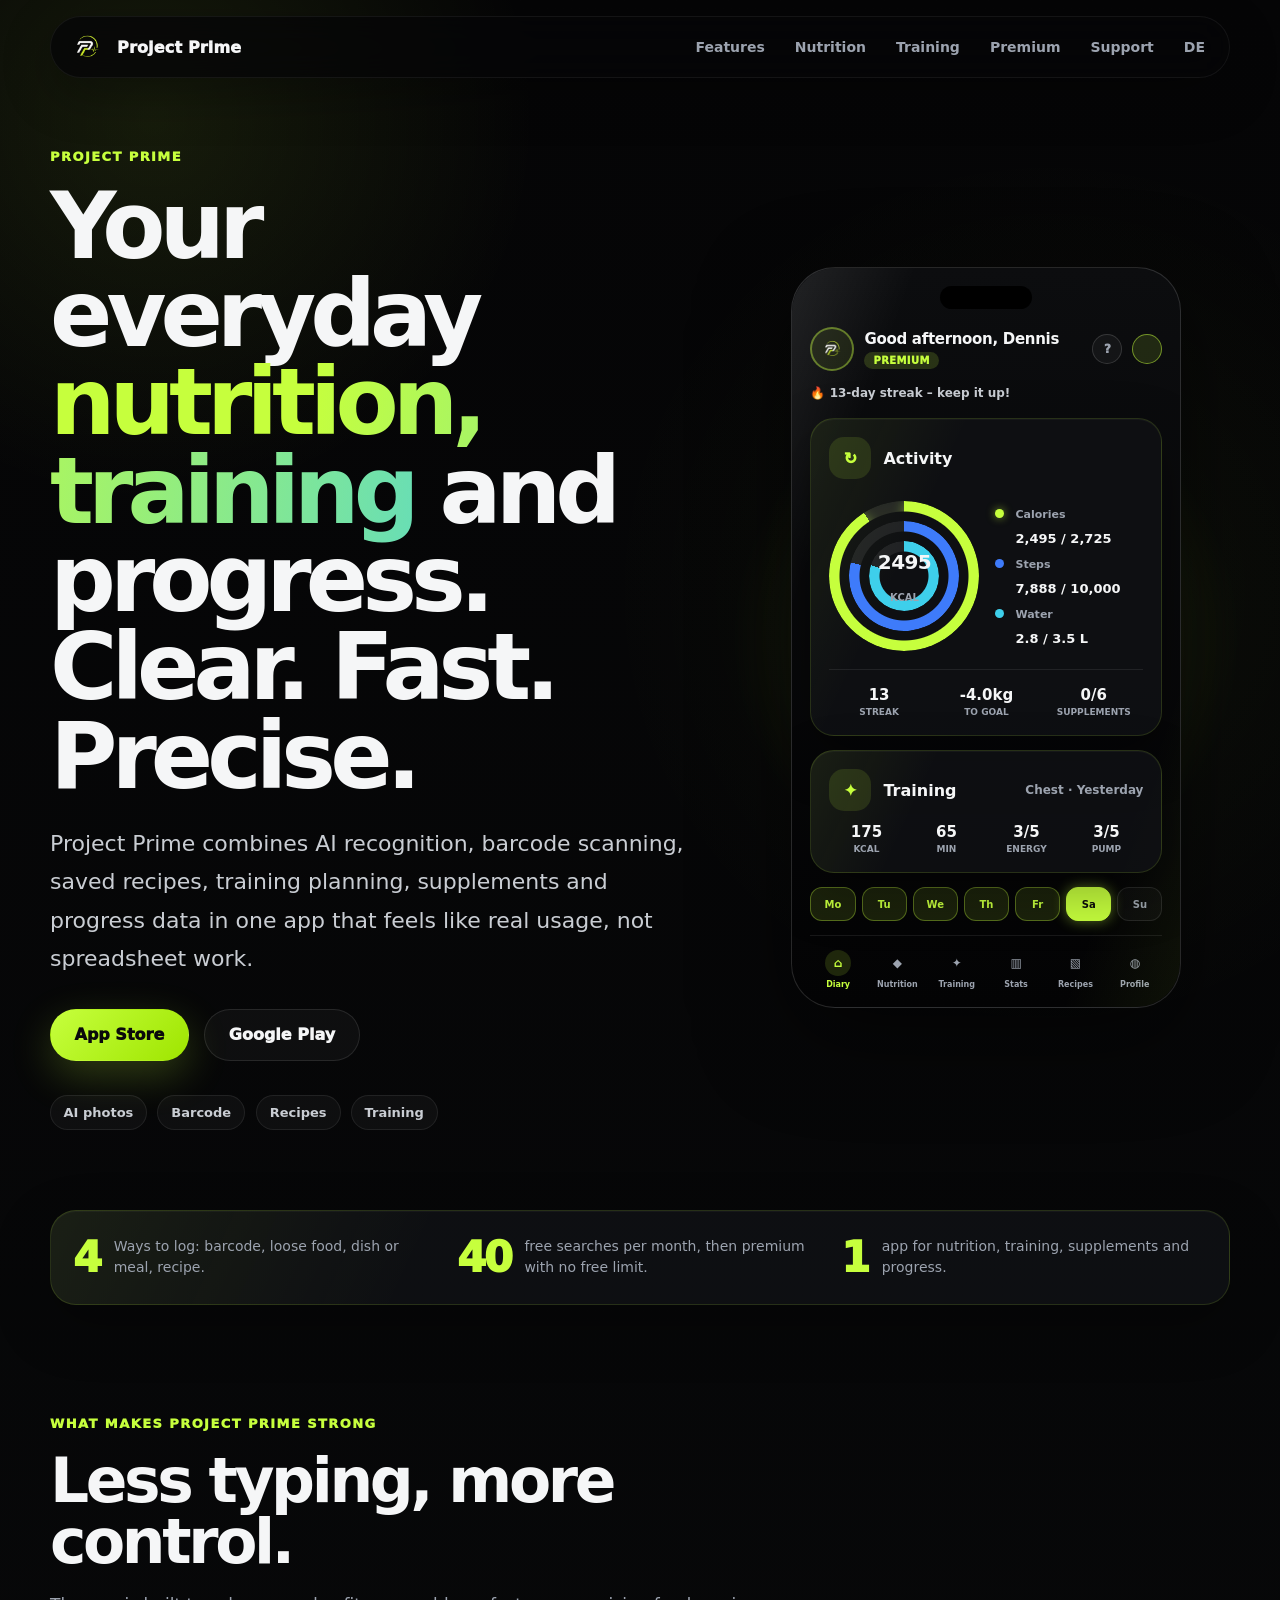
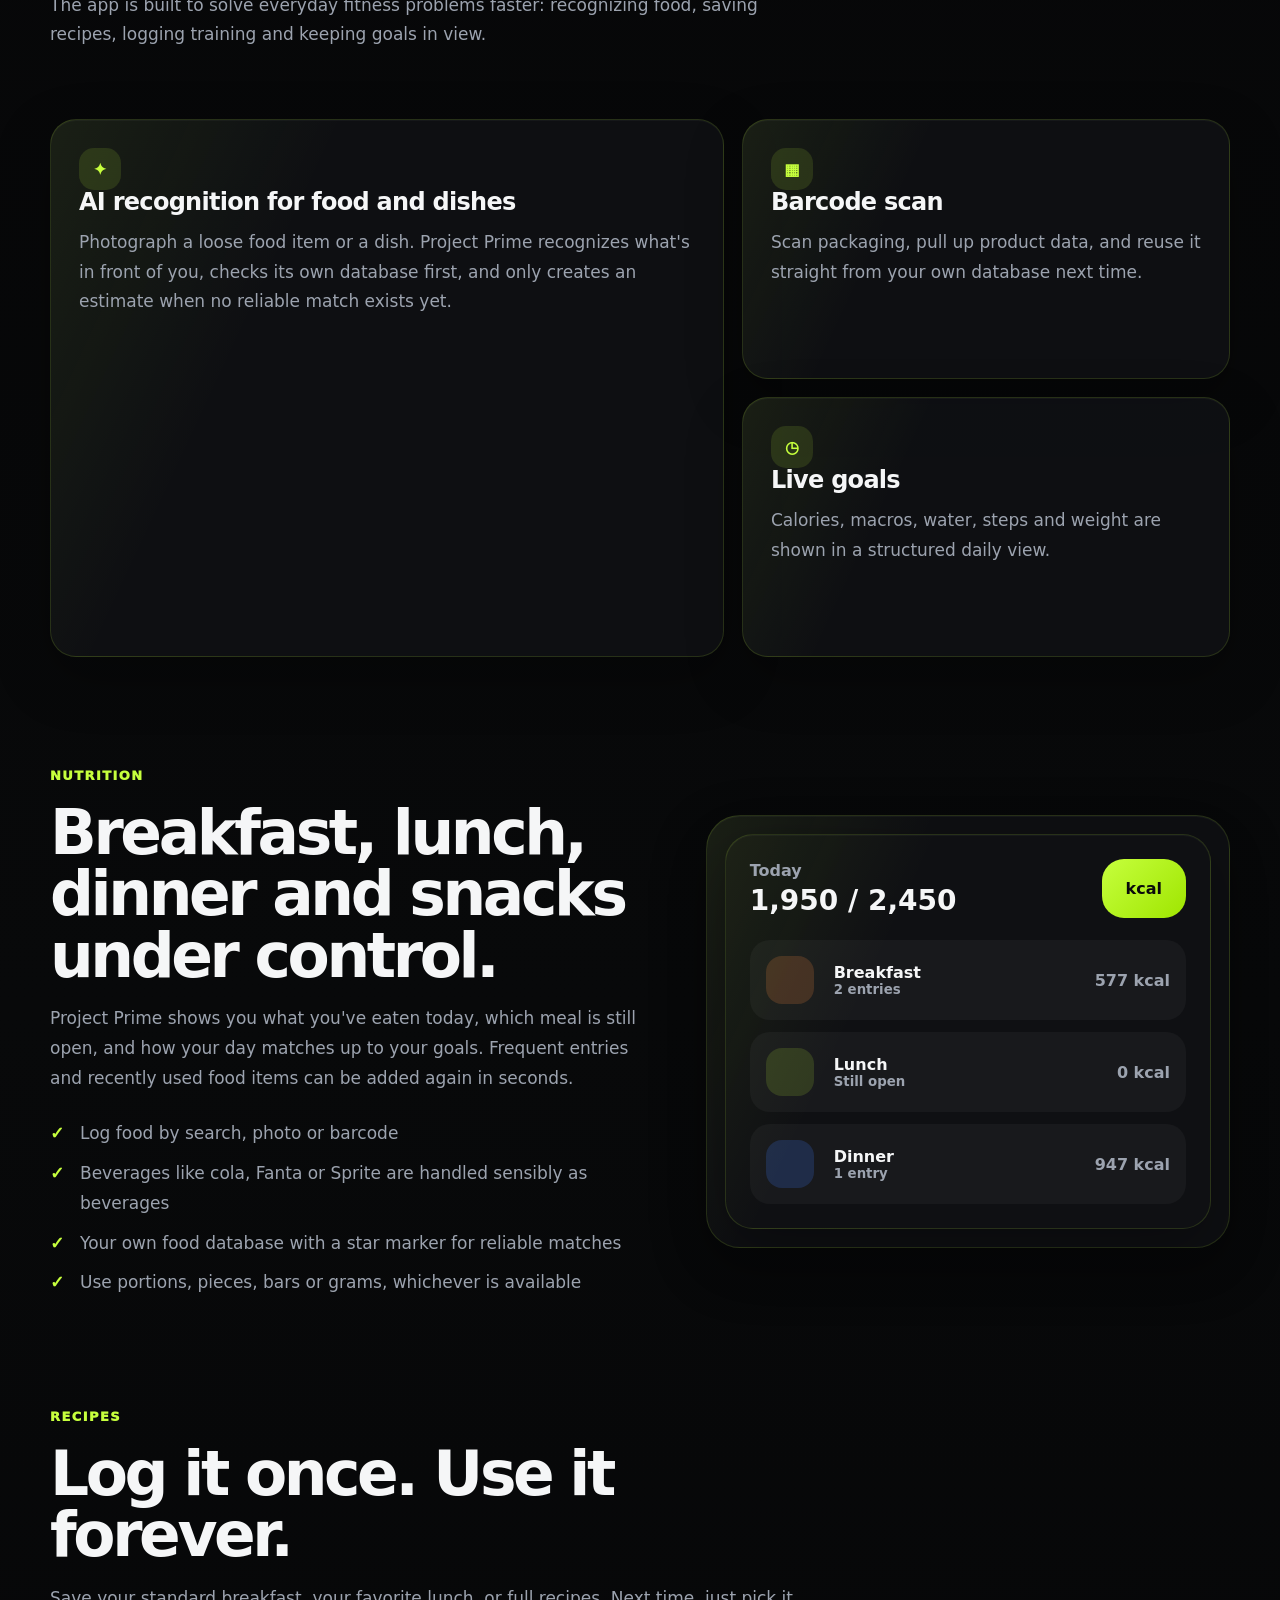
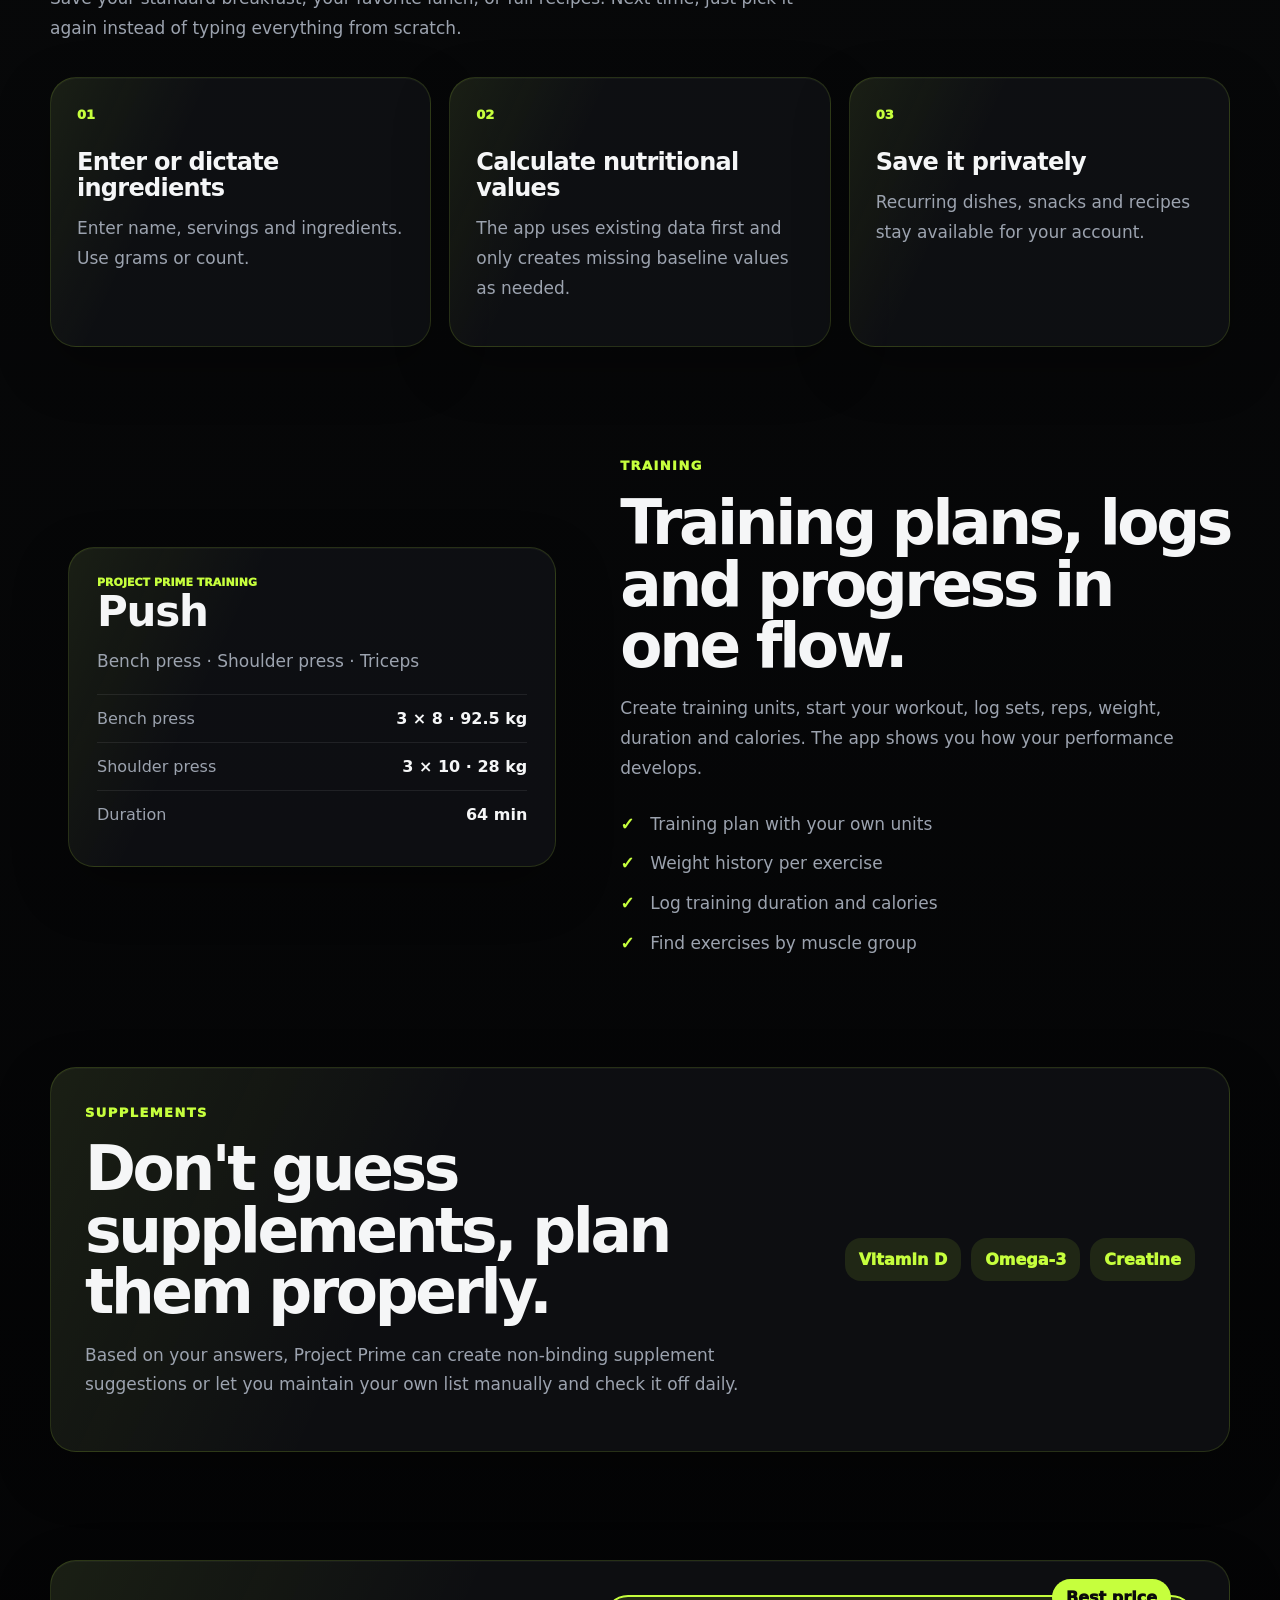
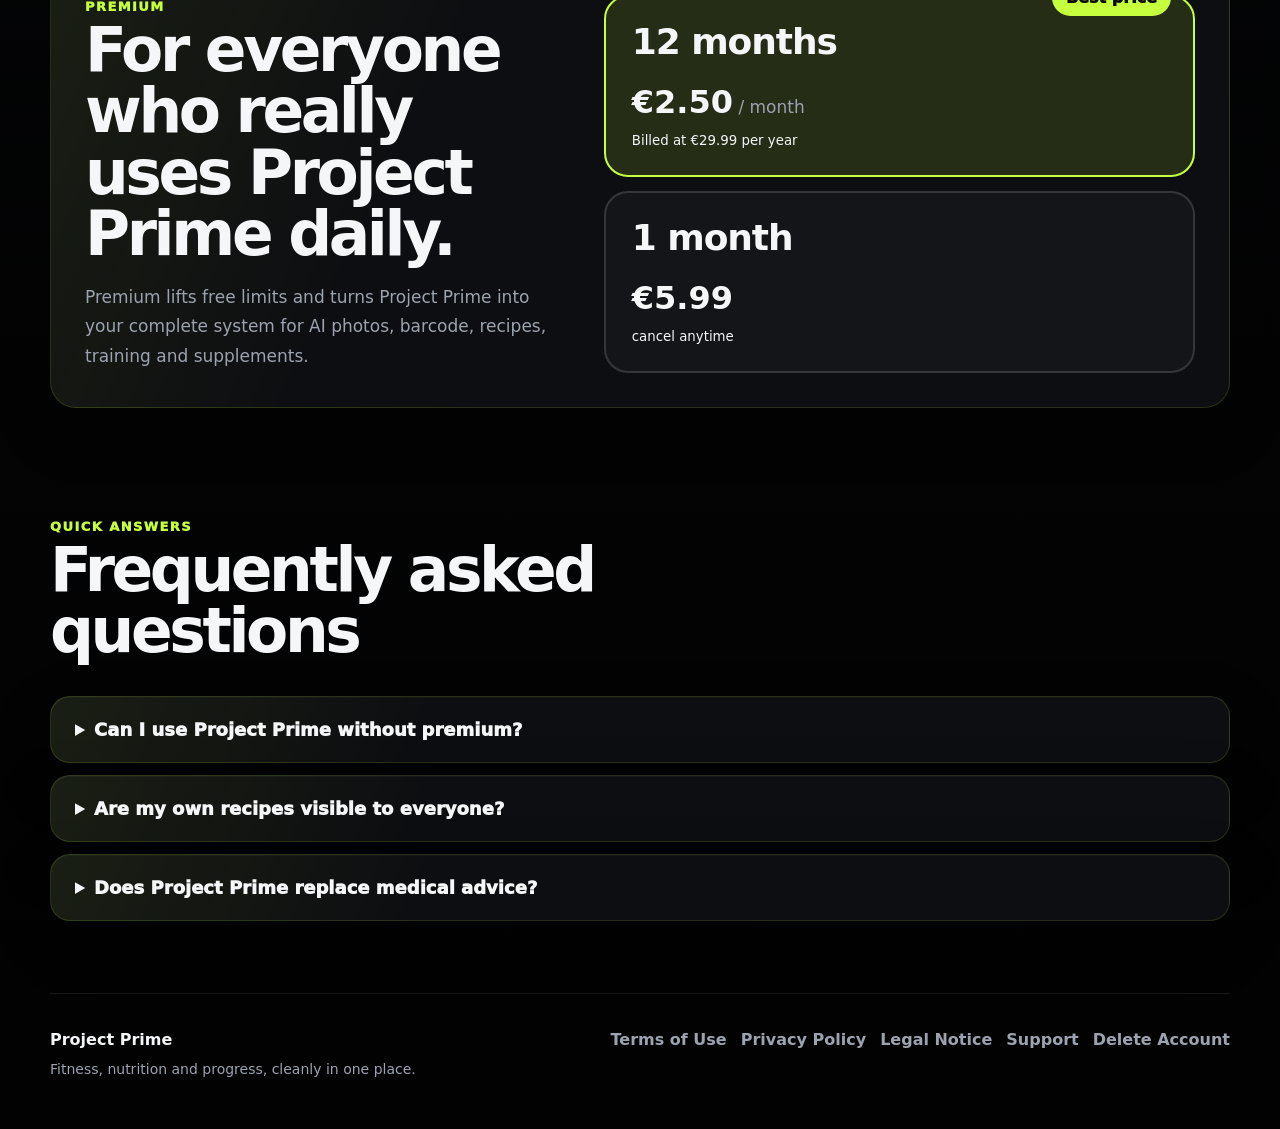
<file: index.html>
<!DOCTYPE html>
<html lang="de">
<head>
  <meta charset="UTF-8">
  <script>
  (function () {
    try {
      var MAP = {
        "index.html": "index.html",
        "datenschutz.html": "privacy.html",
        "nutzungsbedingungen.html": "terms.html",
        "impressum.html": "imprint.html",
        "konto-loeschen.html": "delete-account.html",
        "support.html": "support.html"
      };
      var REV = {};
      for (var k in MAP) { REV[MAP[k]] = k; }
      var path = location.pathname;
      var inEn = path.indexOf("/en/") !== -1;
      var file = path.split("/").pop() || "index.html";
      var chosen = null;
      try { chosen = localStorage.getItem("pp_lang"); } catch (e) {}
      var wantEn = chosen ? chosen === "en" : (navigator.language || "de").toLowerCase().indexOf("de") !== 0;
      if (wantEn && !inEn) {
        location.replace("en/" + (MAP[file] || "index.html") + location.search + location.hash);
      } else if (!wantEn && inEn) {
        location.replace("../" + (REV[file] || "index.html") + location.search + location.hash);
      }
    } catch (e) {}
  })();
  </script>
  <meta name="viewport" content="width=device-width, initial-scale=1.0">
  <meta name="description" content="Project Prime ist die moderne Fitness-App für KI-Ernährung, Barcode-Scan, Rezepte, Training, Supplements und Fortschritt.">
  <meta name="theme-color" content="#060607">
  <title>Project Prime | Ernährung, Training und Fortschritt in einer App</title>
  <link rel="alternate" hreflang="de" href="https://REPLACE-WITH-YOUR-DOMAIN/index.html">
  <link rel="alternate" hreflang="en" href="https://REPLACE-WITH-YOUR-DOMAIN/en/index.html">
  <link rel="alternate" hreflang="x-default" href="https://REPLACE-WITH-YOUR-DOMAIN/index.html">
  <link rel="preload" href="assets/project-prime-logo.png" as="image">
  <link rel="preload" href="assets/project-prime-app-icon.png" as="image">
  <link rel="stylesheet" href="styles.css">
</head>
<body>
  <header class="site-header">
    <a class="brand" href="index.html" aria-label="Project Prime Startseite">
      <img src="assets/project-prime-logo.png" alt="" class="brand__mark">
      <span>Project Prime</span>
    </a>
    <nav class="site-nav" aria-label="Hauptnavigation">
      <a href="#features">Features</a>
      <a href="#nutrition">Ernährung</a>
      <a href="#training">Training</a>
      <a href="#premium">Premium</a>
      <a href="support.html">Support</a>
      <a href="en/index.html" onclick="try{localStorage.setItem('pp_lang','en')}catch(e){}">EN</a>
    </nav>
  </header>

  <main>
    <section class="hero section">
      <div class="hero__content">
        <p class="eyebrow reveal">Project Prime</p>
        <h1 class="reveal" style="animation-delay:.05s">Dein Alltag für <span class="accent-text">Ernährung, Training</span> und Fortschritt. Klar. Schnell. Präzise.</h1>
        <p class="hero__text reveal" style="animation-delay:.1s">
          Project Prime verbindet KI-Erkennung, Barcode-Scan, gespeicherte Rezepte,
          Trainingsplanung, Supplements und Fortschrittsdaten in einer App, die sich
          nach echter Nutzung anfühlt, nicht nach Tabellenarbeit.
        </p>
        <div class="hero__actions reveal" id="download" style="animation-delay:.15s">
          <a class="button button--primary" href="https://apps.apple.com/de/search?term=Project%20Prime" aria-label="Project Prime im App Store suchen">App Store</a>
          <a class="button button--ghost" href="https://play.google.com/store/apps/details?id=de.dennisvollmer.projectprime" aria-label="Project Prime bei Google Play öffnen">Google Play</a>
        </div>
        <div class="trust-row reveal" aria-label="Project Prime Vorteile" style="animation-delay:.2s">
          <span>KI-Fotos</span>
          <span>Barcode</span>
          <span>Rezepte</span>
          <span>Training</span>
        </div>
      </div>

      <div class="phone-stage" aria-hidden="true">
        <div class="phone-glow"></div>
        <div class="phone">
          <div class="phone__status"></div>
          <div class="app-screen">
            <div class="app-topbar">
              <img src="assets/project-prime-logo.png" alt="" class="app-avatar">
              <div class="app-greeting">
                <strong>Guten Mittag, Dennis</strong>
                <span class="premium-pill">Premium</span>
              </div>
              <span class="icon-dot">?</span>
              <span class="icon-dot icon-dot--accent"></span>
            </div>
            <p class="app-streak">🔥 13 Tage in Folge – weiter so!</p>

            <div class="app-card activity-card">
              <div class="card-title">
                <span class="icon-pill">↻</span>
                <strong>Aktivität</strong>
              </div>
              <div class="rings-wrap">
                <div class="rings">
                  <div class="ring ring--lime"></div>
                  <div class="ring ring--blue"></div>
                  <div class="ring ring--cyan"></div>
                  <div class="ring-center">
                    <strong>2495</strong>
                    <span>kcal</span>
                  </div>
                </div>
                <div class="rings-legend">
                  <div><span class="dot dot--lime"></span>Kalorien<b>2.495 / 2.725</b></div>
                  <div><span class="dot dot--blue"></span>Schritte<b>7.888 / 10.000</b></div>
                  <div><span class="dot dot--cyan"></span>Wasser<b>2.8 / 3.5 L</b></div>
                </div>
              </div>
              <div class="mini-stat-row">
                <div><strong>13</strong><span>Streak</span></div>
                <div><strong>-4.0kg</strong><span>Bis Ziel</span></div>
                <div><strong>0/6</strong><span>Supplemente</span></div>
              </div>
            </div>

            <div class="app-card training-mini-card">
              <div class="card-title">
                <span class="icon-pill">✦</span>
                <strong>Training</strong>
                <span class="training-mini-sub">Brust · Gestern</span>
              </div>
              <div class="training-mini-stats">
                <div><b>175</b><span>Kcal</span></div>
                <div><b>65</b><span>Min</span></div>
                <div><b>3/5</b><span>Energie</span></div>
                <div><b>3/5</b><span>Pump</span></div>
              </div>
            </div>

            <div class="week-row" aria-label="Wochenfortschritt">
              <span class="week-day is-done">Mo</span>
              <span class="week-day is-done">Di</span>
              <span class="week-day is-done">Mi</span>
              <span class="week-day is-done">Do</span>
              <span class="week-day is-done">Fr</span>
              <span class="week-day is-today">Sa</span>
              <span class="week-day">So</span>
            </div>

            <div class="phone-nav">
              <div class="phone-nav__item is-active"><span class="phone-nav__icon">⌂</span>Tagebuch</div>
              <div class="phone-nav__item"><span class="phone-nav__icon">◆</span>Ernährung</div>
              <div class="phone-nav__item"><span class="phone-nav__icon">✦</span>Training</div>
              <div class="phone-nav__item"><span class="phone-nav__icon">▥</span>Statistik</div>
              <div class="phone-nav__item"><span class="phone-nav__icon">▧</span>Rezepte</div>
              <div class="phone-nav__item"><span class="phone-nav__icon">◍</span>Profil</div>
            </div>
          </div>
        </div>
      </div>
    </section>

    <section class="section intro-strip">
      <div>
        <span class="metric">4</span>
        <p>Wege zum Erfassen: Barcode, loses Lebensmittel, Gericht oder Speise, Rezept.</p>
      </div>
      <div>
        <span class="metric">40</span>
        <p>freie Suchanfragen pro Monat, danach Premium ohne Free-Limit.</p>
      </div>
      <div>
        <span class="metric">1</span>
        <p>App für Ernährung, Training, Supplements und Fortschritt.</p>
      </div>
    </section>

    <section class="section feature-grid" id="features">
      <div class="section-heading">
        <p class="eyebrow">Was Project Prime stark macht</p>
        <h2>Weniger Tippen, mehr Kontrolle.</h2>
        <p>
          Die App ist darauf ausgelegt, typische Fitness-Alltagsprobleme schneller zu lösen:
          Lebensmittel erkennen, Rezepte speichern, Training dokumentieren und Ziele im Blick behalten.
        </p>
      </div>

      <article class="feature-card feature-card--large">
        <span class="feature-icon">✦</span>
        <h3>KI-Erkennung für Lebensmittel und Gerichte</h3>
        <p>
          Fotografiere ein loses Lebensmittel oder ein Gericht. Project Prime erkennt,
          was vor dir liegt, nutzt zuerst die eigene Datenbank und erstellt nur dann eine
          Schätzung, wenn noch kein sicherer Treffer vorhanden ist.
        </p>
      </article>
      <article class="feature-card">
        <span class="feature-icon">▦</span>
        <h3>Barcode-Scan</h3>
        <p>
          Verpackungen scannen, Produktdaten abrufen und beim nächsten Mal direkt aus
          der eigenen Datenbank nutzen.
        </p>
      </article>
      <article class="feature-card">
        <span class="feature-icon">◷</span>
        <h3>Live-Ziele</h3>
        <p>
          Kalorien, Makros, Wasser, Schritte und Gewicht werden strukturiert auf Tagesbasis angezeigt.
        </p>
      </article>
    </section>

    <section class="section split" id="nutrition">
      <div>
        <p class="eyebrow">Ernährung</p>
        <h2>Frühstück, Mittagessen, Abendessen und Snacks im Griff.</h2>
        <p>
          Project Prime zeigt dir, was du heute gegessen hast, welche Mahlzeit noch offen ist
          und wie dein Tag zu deinen Zielen passt. Häufige Einträge und zuletzt genutzte
          Lebensmittel lassen sich schnell erneut hinzufügen.
        </p>
        <ul class="check-list">
          <li>Lebensmittel per Suche, Foto oder Barcode erfassen</li>
          <li>Getränke wie Cola, Fanta oder Sprite sinnvoll als Getränke behandeln</li>
          <li>Eigene Lebensmittel-Datenbank mit Stern-Markierung für sichere Treffer</li>
          <li>Portionen, Stück, Riegel oder Gramm nutzen, wenn vorhanden</li>
        </ul>
      </div>
      <div class="visual-card">
        <div class="nutrition-panel">
          <div class="panel-head">
            <div>
              <span>Heute</span>
              <strong>1.950 / 2.450</strong>
            </div>
            <b>kcal</b>
          </div>
          <div class="meal-row">
            <span class="meal-icon meal-icon--sun"></span>
            <div><strong>Frühstück</strong><small>2 Einträge</small></div>
            <em>577 kcal</em>
          </div>
          <div class="meal-row">
            <span class="meal-icon meal-icon--fork"></span>
            <div><strong>Mittagessen</strong><small>Noch offen</small></div>
            <em>0 kcal</em>
          </div>
          <div class="meal-row">
            <span class="meal-icon meal-icon--moon"></span>
            <div><strong>Abendessen</strong><small>1 Eintrag</small></div>
            <em>947 kcal</em>
          </div>
        </div>
      </div>
    </section>

    <section class="section recipe-section">
      <div class="section-heading">
        <p class="eyebrow">Rezepte</p>
        <h2>Einmal erfassen. Immer wieder nutzen.</h2>
        <p>
          Speichere dein Standard-Frühstück, dein Lieblingsmittagessen oder komplette Rezepte.
          Beim nächsten Mal wählst du es einfach erneut aus, statt alles neu einzugeben.
        </p>
      </div>
      <div class="recipe-grid">
        <article>
          <span>01</span>
          <h3>Zutaten eingeben oder einsprechen</h3>
          <p>Name, Portionen und Zutaten erfassen. Gramm oder Anzahl nutzen.</p>
        </article>
        <article>
          <span>02</span>
          <h3>Nährwerte berechnen</h3>
          <p>Die App nimmt zuerst vorhandene Daten und erstellt nur fehlende Basiswerte neu.</p>
        </article>
        <article>
          <span>03</span>
          <h3>Privat speichern</h3>
          <p>Wiederkehrende Gerichte, Snacks und Rezepte bleiben für deinen Account abrufbar.</p>
        </article>
      </div>
    </section>

    <section class="section split split--reverse" id="training">
      <div class="training-visual">
        <div class="training-card">
          <span class="mini-title">Project Prime Training</span>
          <h3>Push</h3>
          <p>Bankdrücken · Schulterdrücken · Trizeps</p>
          <div class="set-row"><span>Bankdrücken</span><strong>3 × 8 · 92.5 kg</strong></div>
          <div class="set-row"><span>Schulterdrücken</span><strong>3 × 10 · 28 kg</strong></div>
          <div class="set-row"><span>Dauer</span><strong>64 min</strong></div>
        </div>
      </div>
      <div>
        <p class="eyebrow">Training</p>
        <h2>Trainingspläne, Logs und Fortschritt in einem Flow.</h2>
        <p>
          Lege Trainingseinheiten an, starte dein Workout, dokumentiere Sätze,
          Wiederholungen, Gewicht, Dauer und Kalorien. Die App zeigt dir, wie sich
          deine Leistung entwickelt.
        </p>
        <ul class="check-list">
          <li>Trainingsplan mit eigenen Einheiten</li>
          <li>Gewichtsverlauf pro Übung</li>
          <li>Trainingsdauer und Kalorien dokumentieren</li>
          <li>Übungen nach Muskelgruppe finden</li>
        </ul>
      </div>
    </section>

    <section class="section supplement-band">
      <div>
        <p class="eyebrow">Supplements</p>
        <h2>Supplemente nicht raten, sondern strukturiert planen.</h2>
        <p>
          Project Prime kann auf Basis deiner Angaben unverbindliche Supplement-Vorschläge
          erstellen oder dir erlauben, deine eigene Liste manuell zu pflegen und täglich abzuhaken.
        </p>
      </div>
      <div class="supplement-list" aria-label="Beispiel Supplement-Liste">
        <span>Vitamin D</span>
        <span>Omega-3</span>
        <span>Kreatin</span>
      </div>
    </section>

    <section class="section premium" id="premium">
      <div class="premium__copy">
        <p class="eyebrow">Premium</p>
        <h2>Für alle, die Project Prime wirklich täglich nutzen.</h2>
        <p>
          Premium hebt Free-Limits auf und macht Project Prime zu deinem vollständigen
          System für KI-Fotos, Barcode, Rezepte, Training und Supplements.
        </p>
      </div>
      <div class="pricing">
        <article class="price-card price-card--highlight">
          <span class="badge">Bester Preis</span>
          <h3>12 Monate</h3>
          <p><strong>2,50 €</strong> / Monat</p>
          <small>29,99 € pro Jahr abgerechnet</small>
        </article>
        <article class="price-card">
          <h3>1 Monat</h3>
          <p><strong>5,99 €</strong></p>
          <small>monatlich kündbar</small>
        </article>
      </div>
    </section>

    <section class="section faq">
      <div class="section-heading">
        <p class="eyebrow">Kurz erklärt</p>
        <h2>Häufige Fragen</h2>
      </div>
      <details>
        <summary>Kann ich Project Prime ohne Premium nutzen?</summary>
        <p>Ja. Die App kann kostenlos genutzt werden, bestimmte Funktionen können durch Free-Limits begrenzt sein.</p>
      </details>
      <details>
        <summary>Werden meine eigenen Rezepte für alle sichtbar?</summary>
        <p>Nein. Private Rezepte und gespeicherte Speisen bleiben deinem Account zugeordnet, außer du reichst ein Rezept bewusst zur Community-Prüfung ein.</p>
      </details>
      <details>
        <summary>Ersetzt Project Prime medizinische Beratung?</summary>
        <p>Nein. Die App dient der Dokumentation, Motivation und Orientierung. Medizinische Fragen gehören zu Ärztinnen, Ärzten oder entsprechend qualifizierten Fachpersonen.</p>
      </details>
    </section>
  </main>

  <footer class="site-footer">
    <div>
      <strong>Project Prime</strong>
      <p>Fitness, Ernährung und Fortschritt, sauber an einem Ort.</p>
    </div>
    <nav aria-label="Rechtliches">
      <a href="nutzungsbedingungen.html">Nutzungsbedingungen</a>
      <a href="datenschutz.html">Datenschutz</a>
      <a href="impressum.html">Impressum</a>
      <a href="support.html">Support</a>
      <a href="konto-loeschen.html">Konto löschen</a>
    </nav>
  </footer>
</body>
</html>
</file>
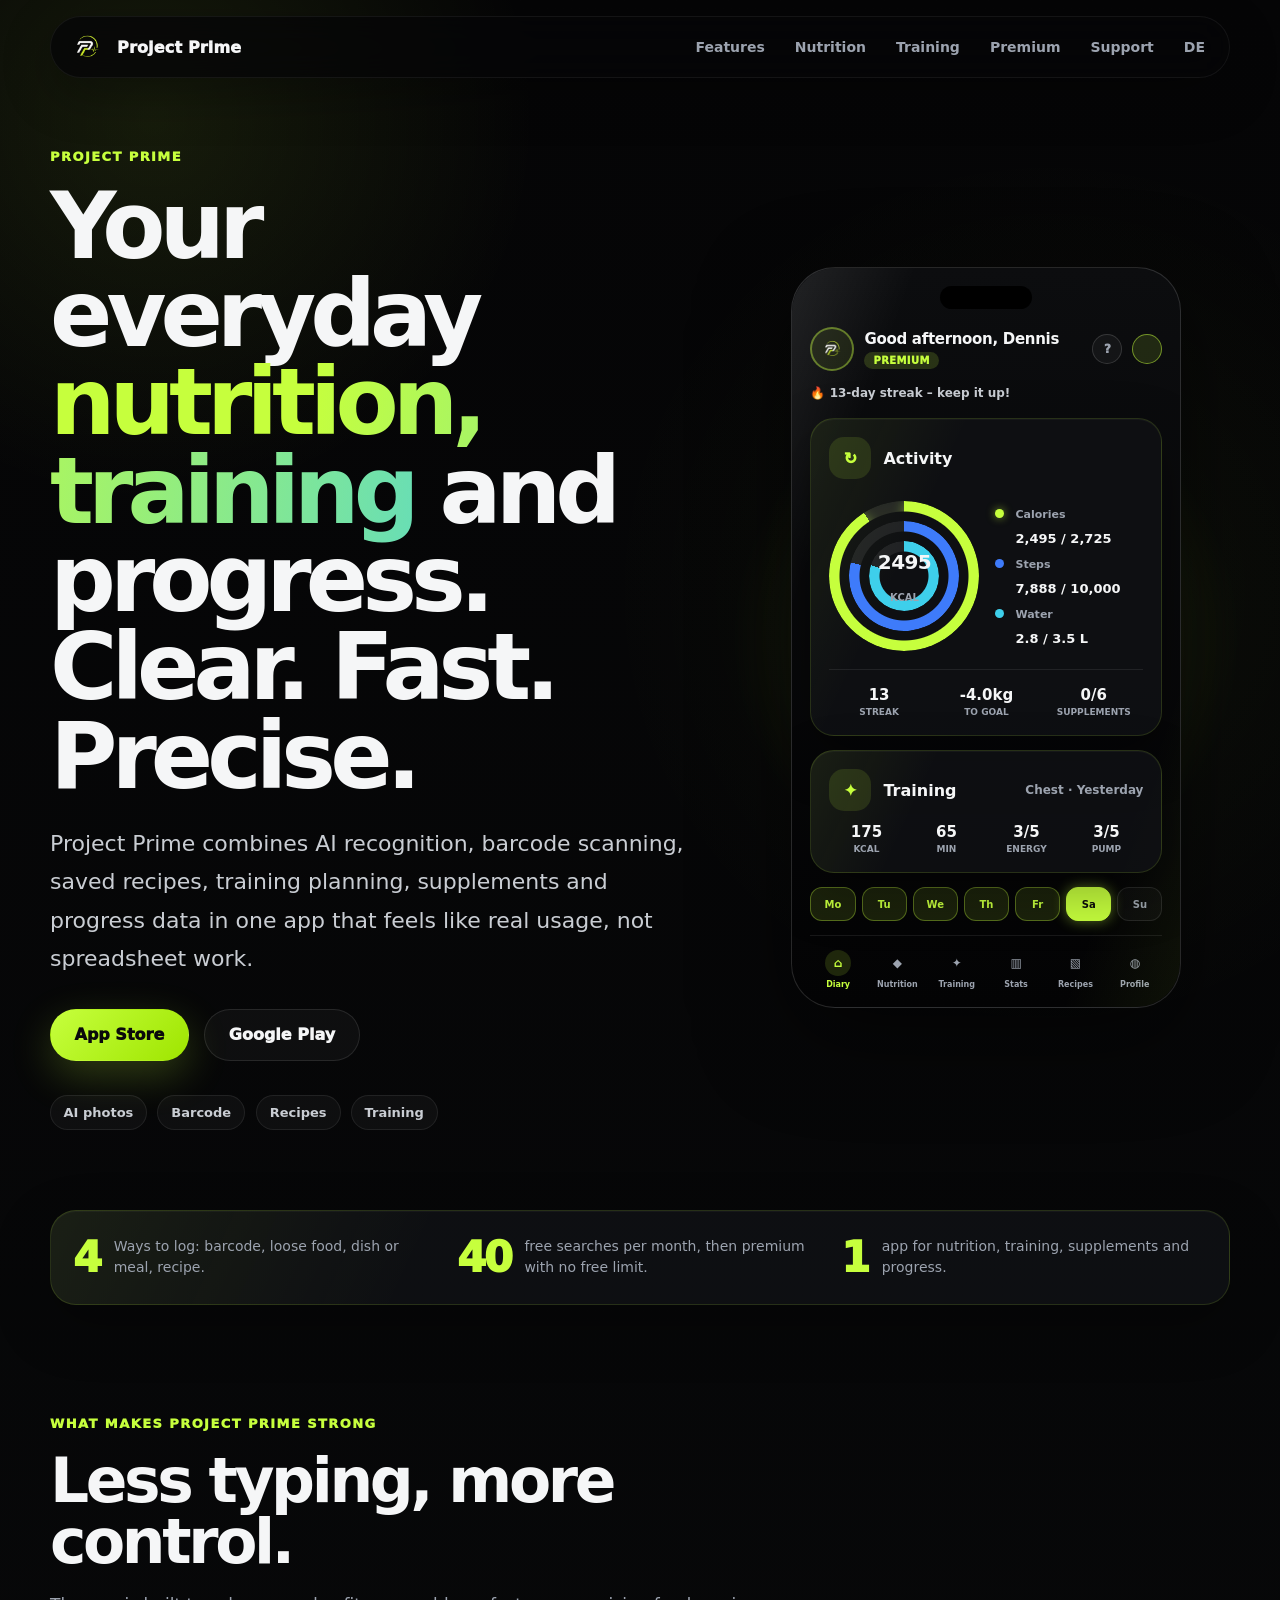
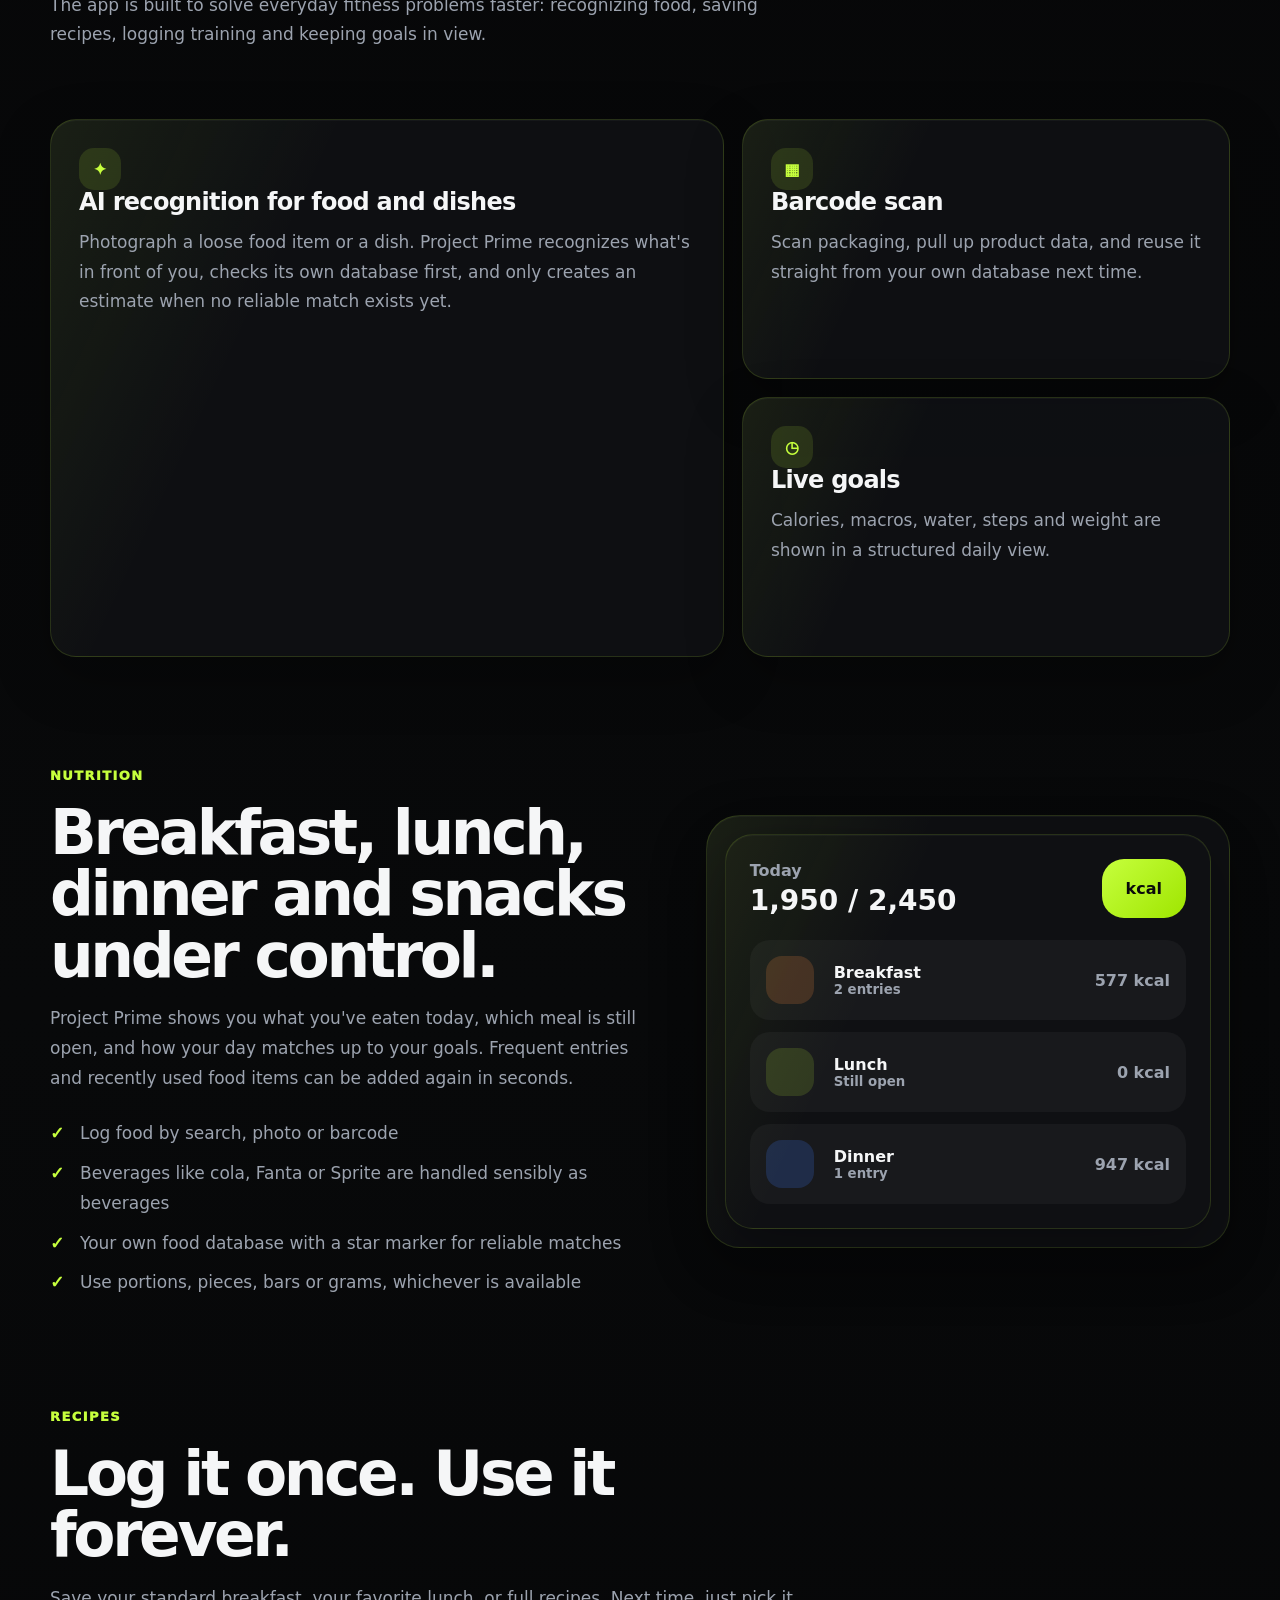
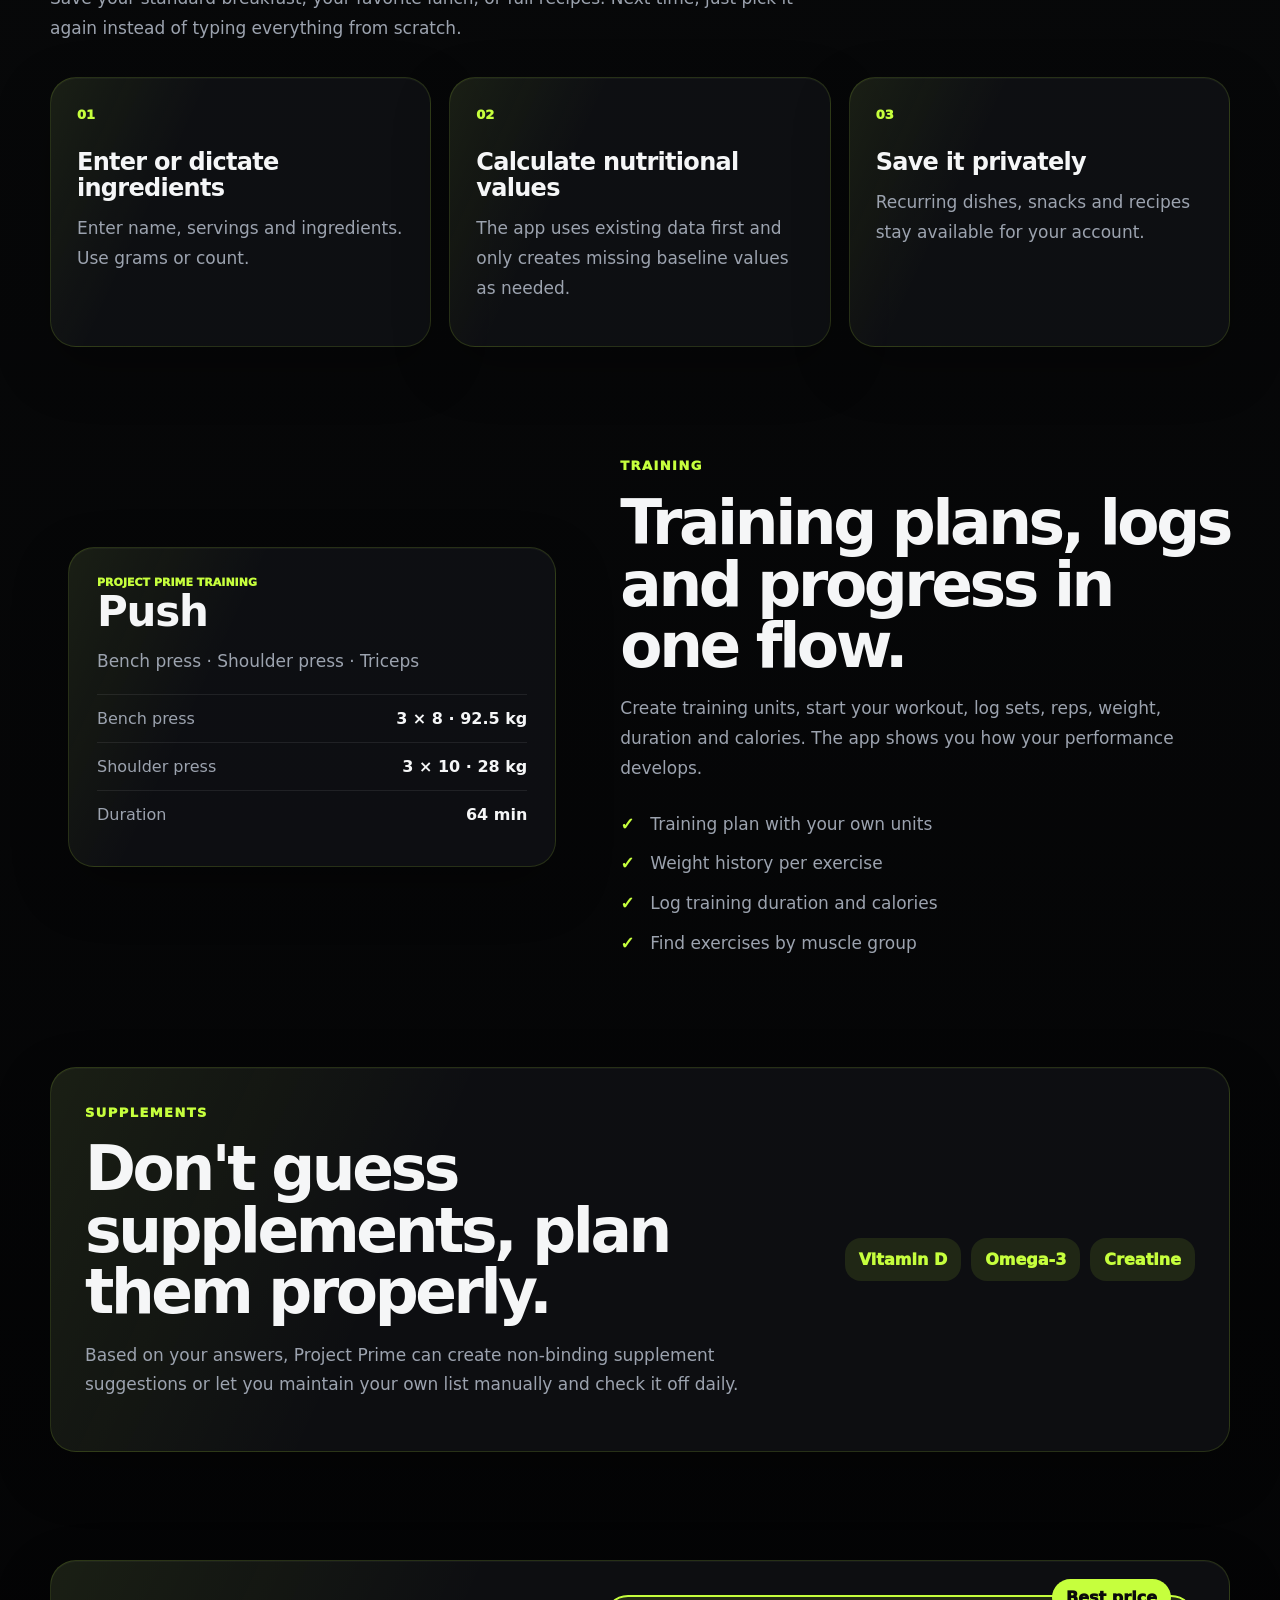
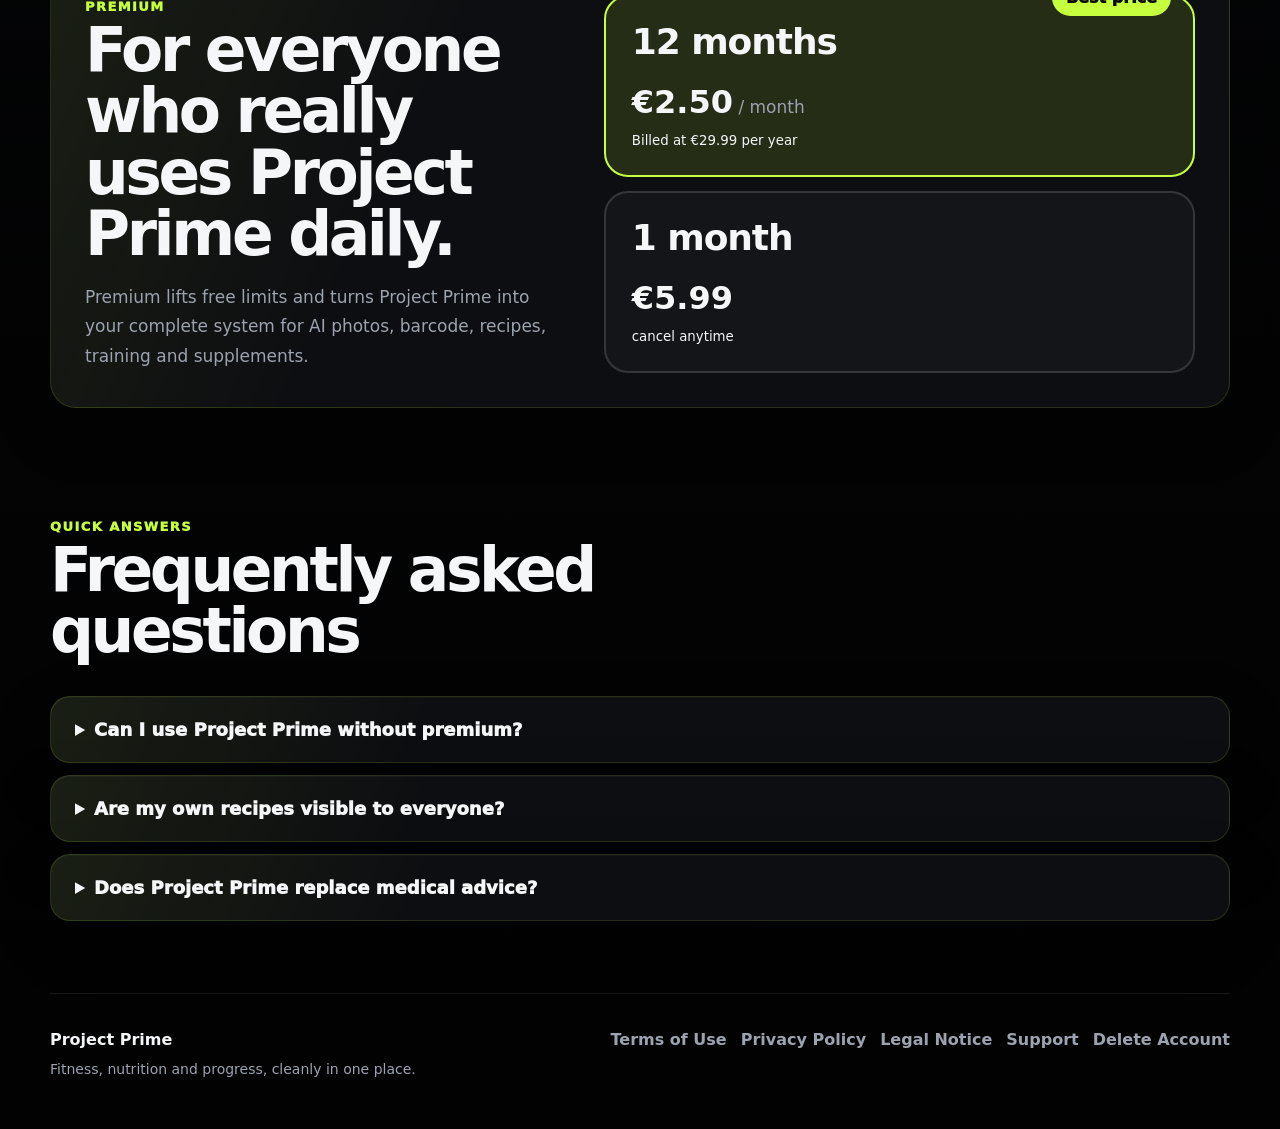
<file: en/index.html>
<!DOCTYPE html>
<html lang="en">
<head>
  <meta charset="UTF-8">
  <script>
  (function () {
    try {
      var MAP = {
        "index.html": "index.html",
        "datenschutz.html": "privacy.html",
        "nutzungsbedingungen.html": "terms.html",
        "impressum.html": "imprint.html",
        "konto-loeschen.html": "delete-account.html",
        "support.html": "support.html"
      };
      var REV = {};
      for (var k in MAP) { REV[MAP[k]] = k; }
      var path = location.pathname;
      var inEn = path.indexOf("/en/") !== -1;
      var file = path.split("/").pop() || "index.html";
      var chosen = null;
      try { chosen = localStorage.getItem("pp_lang"); } catch (e) {}
      var wantEn = chosen ? chosen === "en" : (navigator.language || "de").toLowerCase().indexOf("de") !== 0;
      if (wantEn && !inEn) {
        location.replace("en/" + (MAP[file] || "index.html") + location.search + location.hash);
      } else if (!wantEn && inEn) {
        location.replace("../" + (REV[file] || "index.html") + location.search + location.hash);
      }
    } catch (e) {}
  })();
  </script>
  <meta name="viewport" content="width=device-width, initial-scale=1.0">
  <meta name="description" content="Project Prime is the modern fitness app for AI-powered nutrition tracking, barcode scanning, recipes, training, supplements and progress.">
  <meta name="theme-color" content="#060607">
  <title>Project Prime | Nutrition, training and progress in one app</title>
  <link rel="alternate" hreflang="de" href="https://REPLACE-WITH-YOUR-DOMAIN/index.html">
  <link rel="alternate" hreflang="en" href="https://REPLACE-WITH-YOUR-DOMAIN/en/index.html">
  <link rel="alternate" hreflang="x-default" href="https://REPLACE-WITH-YOUR-DOMAIN/index.html">
  <link rel="preload" href="../assets/project-prime-logo.png" as="image">
  <link rel="preload" href="../assets/project-prime-app-icon.png" as="image">
  <link rel="stylesheet" href="../styles.css">
</head>
<body>
  <header class="site-header">
    <a class="brand" href="index.html" aria-label="Project Prime home">
      <img src="../assets/project-prime-logo.png" alt="" class="brand__mark">
      <span>Project Prime</span>
    </a>
    <nav class="site-nav" aria-label="Main navigation">
      <a href="#features">Features</a>
      <a href="#nutrition">Nutrition</a>
      <a href="#training">Training</a>
      <a href="#premium">Premium</a>
      <a href="support.html">Support</a>
      <a href="../index.html" onclick="try{localStorage.setItem('pp_lang','de')}catch(e){}">DE</a>
    </nav>
  </header>

  <main>
    <section class="hero section">
      <div class="hero__content">
        <p class="eyebrow reveal">Project Prime</p>
        <h1 class="reveal" style="animation-delay:.05s">Your everyday <span class="accent-text">nutrition, training</span> and progress. Clear. Fast. Precise.</h1>
        <p class="hero__text reveal" style="animation-delay:.1s">
          Project Prime combines AI recognition, barcode scanning, saved recipes,
          training planning, supplements and progress data in one app that feels
          like real usage, not spreadsheet work.
        </p>
        <div class="hero__actions reveal" id="download" style="animation-delay:.15s">
          <a class="button button--primary" href="https://apps.apple.com/de/search?term=Project%20Prime" aria-label="Search for Project Prime on the App Store">App Store</a>
          <a class="button button--ghost" href="https://play.google.com/store/apps/details?id=de.dennisvollmer.projectprime" aria-label="Open Project Prime on Google Play">Google Play</a>
        </div>
        <div class="trust-row reveal" aria-label="Project Prime benefits" style="animation-delay:.2s">
          <span>AI photos</span>
          <span>Barcode</span>
          <span>Recipes</span>
          <span>Training</span>
        </div>
      </div>

      <div class="phone-stage" aria-hidden="true">
        <div class="phone-glow"></div>
        <div class="phone">
          <div class="phone__status"></div>
          <div class="app-screen">
            <div class="app-topbar">
              <img src="../assets/project-prime-logo.png" alt="" class="app-avatar">
              <div class="app-greeting">
                <strong>Good afternoon, Dennis</strong>
                <span class="premium-pill">Premium</span>
              </div>
              <span class="icon-dot">?</span>
              <span class="icon-dot icon-dot--accent"></span>
            </div>
            <p class="app-streak">🔥 13-day streak – keep it up!</p>

            <div class="app-card activity-card">
              <div class="card-title">
                <span class="icon-pill">↻</span>
                <strong>Activity</strong>
              </div>
              <div class="rings-wrap">
                <div class="rings">
                  <div class="ring ring--lime"></div>
                  <div class="ring ring--blue"></div>
                  <div class="ring ring--cyan"></div>
                  <div class="ring-center">
                    <strong>2495</strong>
                    <span>kcal</span>
                  </div>
                </div>
                <div class="rings-legend">
                  <div><span class="dot dot--lime"></span>Calories<b>2,495 / 2,725</b></div>
                  <div><span class="dot dot--blue"></span>Steps<b>7,888 / 10,000</b></div>
                  <div><span class="dot dot--cyan"></span>Water<b>2.8 / 3.5 L</b></div>
                </div>
              </div>
              <div class="mini-stat-row">
                <div><strong>13</strong><span>Streak</span></div>
                <div><strong>-4.0kg</strong><span>To goal</span></div>
                <div><strong>0/6</strong><span>Supplements</span></div>
              </div>
            </div>

            <div class="app-card training-mini-card">
              <div class="card-title">
                <span class="icon-pill">✦</span>
                <strong>Training</strong>
                <span class="training-mini-sub">Chest · Yesterday</span>
              </div>
              <div class="training-mini-stats">
                <div><b>175</b><span>Kcal</span></div>
                <div><b>65</b><span>Min</span></div>
                <div><b>3/5</b><span>Energy</span></div>
                <div><b>3/5</b><span>Pump</span></div>
              </div>
            </div>

            <div class="week-row" aria-label="Weekly progress">
              <span class="week-day is-done">Mo</span>
              <span class="week-day is-done">Tu</span>
              <span class="week-day is-done">We</span>
              <span class="week-day is-done">Th</span>
              <span class="week-day is-done">Fr</span>
              <span class="week-day is-today">Sa</span>
              <span class="week-day">Su</span>
            </div>

            <div class="phone-nav">
              <div class="phone-nav__item is-active"><span class="phone-nav__icon">⌂</span>Diary</div>
              <div class="phone-nav__item"><span class="phone-nav__icon">◆</span>Nutrition</div>
              <div class="phone-nav__item"><span class="phone-nav__icon">✦</span>Training</div>
              <div class="phone-nav__item"><span class="phone-nav__icon">▥</span>Stats</div>
              <div class="phone-nav__item"><span class="phone-nav__icon">▧</span>Recipes</div>
              <div class="phone-nav__item"><span class="phone-nav__icon">◍</span>Profile</div>
            </div>
          </div>
        </div>
      </div>
    </section>

    <section class="section intro-strip">
      <div>
        <span class="metric">4</span>
        <p>Ways to log: barcode, loose food, dish or meal, recipe.</p>
      </div>
      <div>
        <span class="metric">40</span>
        <p>free searches per month, then premium with no free limit.</p>
      </div>
      <div>
        <span class="metric">1</span>
        <p>app for nutrition, training, supplements and progress.</p>
      </div>
    </section>

    <section class="section feature-grid" id="features">
      <div class="section-heading">
        <p class="eyebrow">What makes Project Prime strong</p>
        <h2>Less typing, more control.</h2>
        <p>
          The app is built to solve everyday fitness problems faster:
          recognizing food, saving recipes, logging training and keeping goals in view.
        </p>
      </div>

      <article class="feature-card feature-card--large">
        <span class="feature-icon">✦</span>
        <h3>AI recognition for food and dishes</h3>
        <p>
          Photograph a loose food item or a dish. Project Prime recognizes
          what's in front of you, checks its own database first, and only
          creates an estimate when no reliable match exists yet.
        </p>
      </article>
      <article class="feature-card">
        <span class="feature-icon">▦</span>
        <h3>Barcode scan</h3>
        <p>
          Scan packaging, pull up product data, and reuse it straight from
          your own database next time.
        </p>
      </article>
      <article class="feature-card">
        <span class="feature-icon">◷</span>
        <h3>Live goals</h3>
        <p>
          Calories, macros, water, steps and weight are shown in a structured daily view.
        </p>
      </article>
    </section>

    <section class="section split" id="nutrition">
      <div>
        <p class="eyebrow">Nutrition</p>
        <h2>Breakfast, lunch, dinner and snacks under control.</h2>
        <p>
          Project Prime shows you what you've eaten today, which meal is still open,
          and how your day matches up to your goals. Frequent entries and recently
          used food items can be added again in seconds.
        </p>
        <ul class="check-list">
          <li>Log food by search, photo or barcode</li>
          <li>Beverages like cola, Fanta or Sprite are handled sensibly as beverages</li>
          <li>Your own food database with a star marker for reliable matches</li>
          <li>Use portions, pieces, bars or grams, whichever is available</li>
        </ul>
      </div>
      <div class="visual-card">
        <div class="nutrition-panel">
          <div class="panel-head">
            <div>
              <span>Today</span>
              <strong>1,950 / 2,450</strong>
            </div>
            <b>kcal</b>
          </div>
          <div class="meal-row">
            <span class="meal-icon meal-icon--sun"></span>
            <div><strong>Breakfast</strong><small>2 entries</small></div>
            <em>577 kcal</em>
          </div>
          <div class="meal-row">
            <span class="meal-icon meal-icon--fork"></span>
            <div><strong>Lunch</strong><small>Still open</small></div>
            <em>0 kcal</em>
          </div>
          <div class="meal-row">
            <span class="meal-icon meal-icon--moon"></span>
            <div><strong>Dinner</strong><small>1 entry</small></div>
            <em>947 kcal</em>
          </div>
        </div>
      </div>
    </section>

    <section class="section recipe-section">
      <div class="section-heading">
        <p class="eyebrow">Recipes</p>
        <h2>Log it once. Use it forever.</h2>
        <p>
          Save your standard breakfast, your favorite lunch, or full recipes.
          Next time, just pick it again instead of typing everything from scratch.
        </p>
      </div>
      <div class="recipe-grid">
        <article>
          <span>01</span>
          <h3>Enter or dictate ingredients</h3>
          <p>Enter name, servings and ingredients. Use grams or count.</p>
        </article>
        <article>
          <span>02</span>
          <h3>Calculate nutritional values</h3>
          <p>The app uses existing data first and only creates missing baseline values as needed.</p>
        </article>
        <article>
          <span>03</span>
          <h3>Save it privately</h3>
          <p>Recurring dishes, snacks and recipes stay available for your account.</p>
        </article>
      </div>
    </section>

    <section class="section split split--reverse" id="training">
      <div class="training-visual">
        <div class="training-card">
          <span class="mini-title">Project Prime Training</span>
          <h3>Push</h3>
          <p>Bench press · Shoulder press · Triceps</p>
          <div class="set-row"><span>Bench press</span><strong>3 × 8 · 92.5 kg</strong></div>
          <div class="set-row"><span>Shoulder press</span><strong>3 × 10 · 28 kg</strong></div>
          <div class="set-row"><span>Duration</span><strong>64 min</strong></div>
        </div>
      </div>
      <div>
        <p class="eyebrow">Training</p>
        <h2>Training plans, logs and progress in one flow.</h2>
        <p>
          Create training units, start your workout, log sets,
          reps, weight, duration and calories. The app shows you how
          your performance develops.
        </p>
        <ul class="check-list">
          <li>Training plan with your own units</li>
          <li>Weight history per exercise</li>
          <li>Log training duration and calories</li>
          <li>Find exercises by muscle group</li>
        </ul>
      </div>
    </section>

    <section class="section supplement-band">
      <div>
        <p class="eyebrow">Supplements</p>
        <h2>Don't guess supplements, plan them properly.</h2>
        <p>
          Based on your answers, Project Prime can create non-binding supplement
          suggestions or let you maintain your own list manually and check it off daily.
        </p>
      </div>
      <div class="supplement-list" aria-label="Example supplement list">
        <span>Vitamin D</span>
        <span>Omega-3</span>
        <span>Creatine</span>
      </div>
    </section>

    <section class="section premium" id="premium">
      <div class="premium__copy">
        <p class="eyebrow">Premium</p>
        <h2>For everyone who really uses Project Prime daily.</h2>
        <p>
          Premium lifts free limits and turns Project Prime into your complete
          system for AI photos, barcode, recipes, training and supplements.
        </p>
      </div>
      <div class="pricing">
        <article class="price-card price-card--highlight">
          <span class="badge">Best price</span>
          <h3>12 months</h3>
          <p><strong>€2.50</strong> / month</p>
          <small>Billed at €29.99 per year</small>
        </article>
        <article class="price-card">
          <h3>1 month</h3>
          <p><strong>€5.99</strong></p>
          <small>cancel anytime</small>
        </article>
      </div>
    </section>

    <section class="section faq">
      <div class="section-heading">
        <p class="eyebrow">Quick answers</p>
        <h2>Frequently asked questions</h2>
      </div>
      <details>
        <summary>Can I use Project Prime without premium?</summary>
        <p>Yes. The app can be used for free, though certain features may be limited by free-plan quotas.</p>
      </details>
      <details>
        <summary>Are my own recipes visible to everyone?</summary>
        <p>No. Private recipes and saved dishes stay tied to your account, unless you deliberately submit a recipe for community review.</p>
      </details>
      <details>
        <summary>Does Project Prime replace medical advice?</summary>
        <p>No. The app is for documentation, motivation and orientation. Medical questions belong with doctors or other appropriately qualified professionals.</p>
      </details>
    </section>
  </main>

  <footer class="site-footer">
    <div>
      <strong>Project Prime</strong>
      <p>Fitness, nutrition and progress, cleanly in one place.</p>
    </div>
    <nav aria-label="Legal">
      <a href="terms.html">Terms of Use</a>
      <a href="privacy.html">Privacy Policy</a>
      <a href="imprint.html">Legal Notice</a>
      <a href="support.html">Support</a>
      <a href="delete-account.html">Delete Account</a>
    </nav>
  </footer>
</body>
</html>
</file>
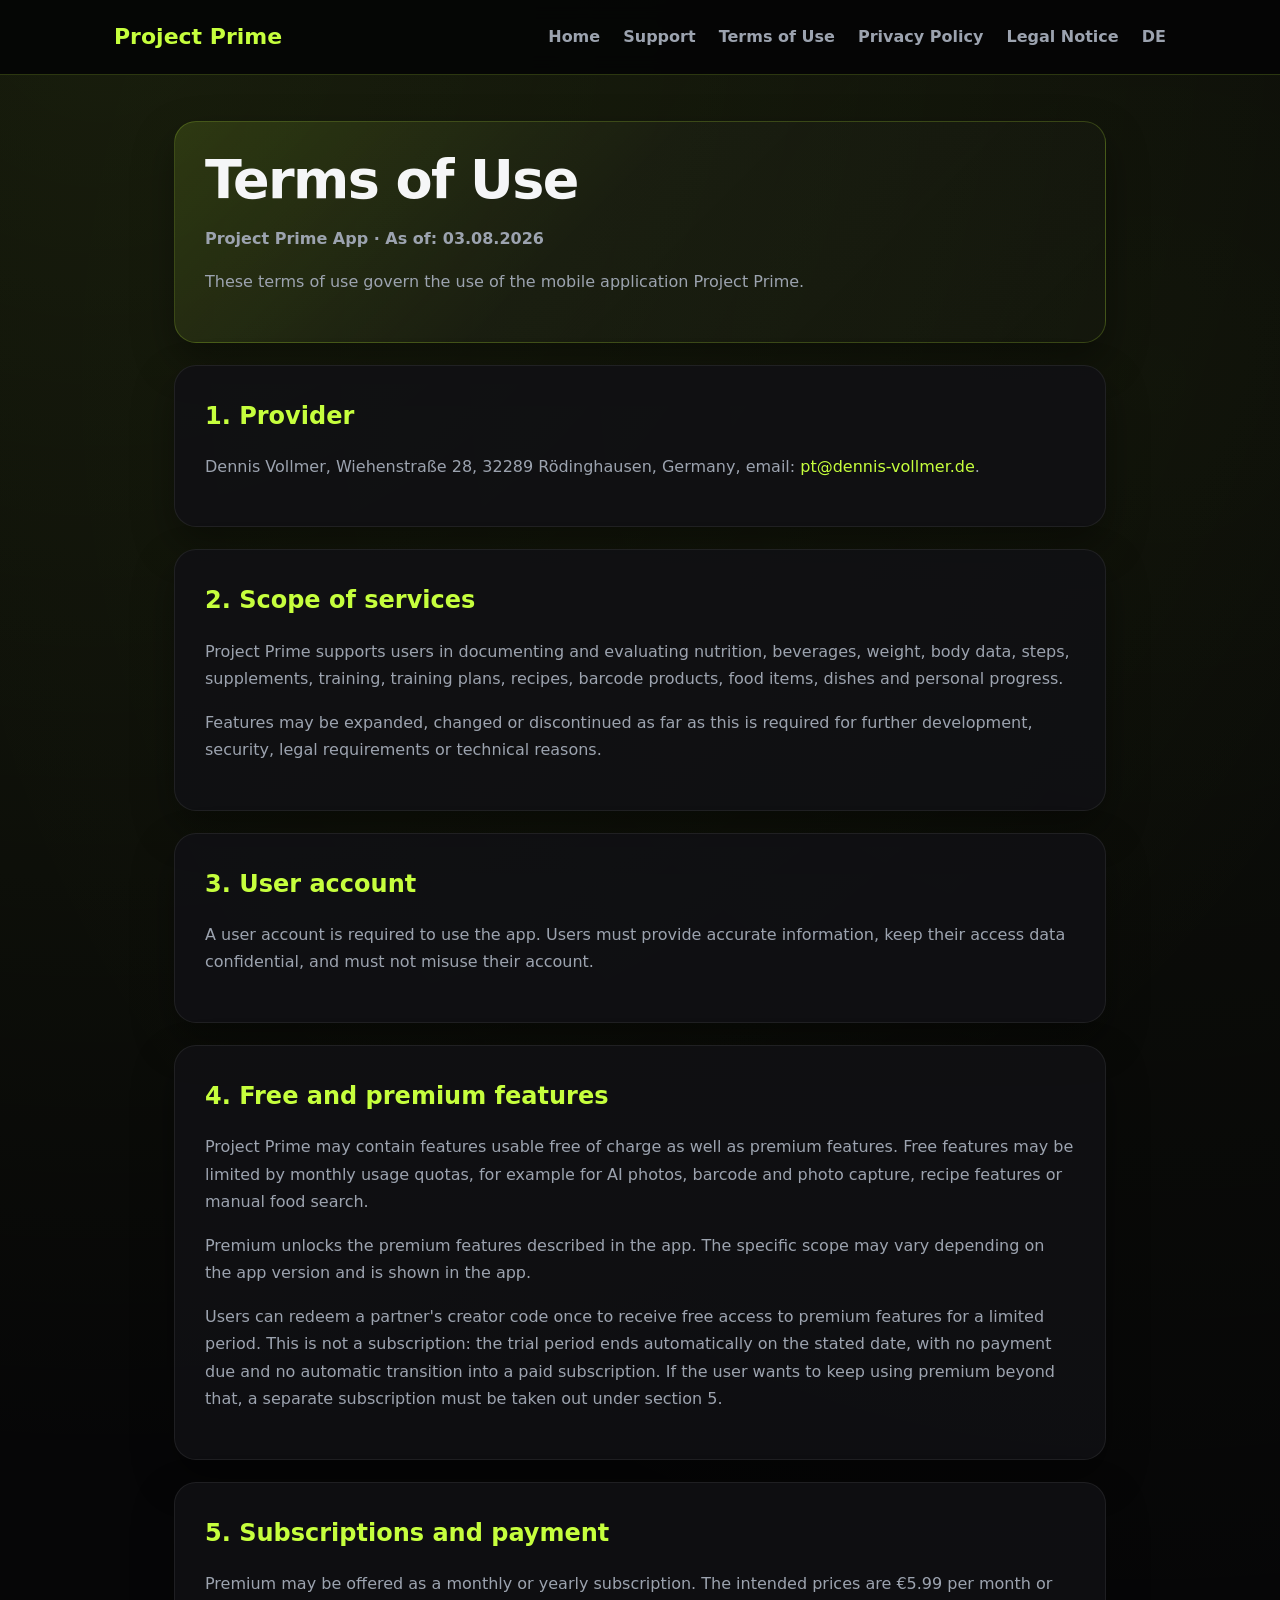
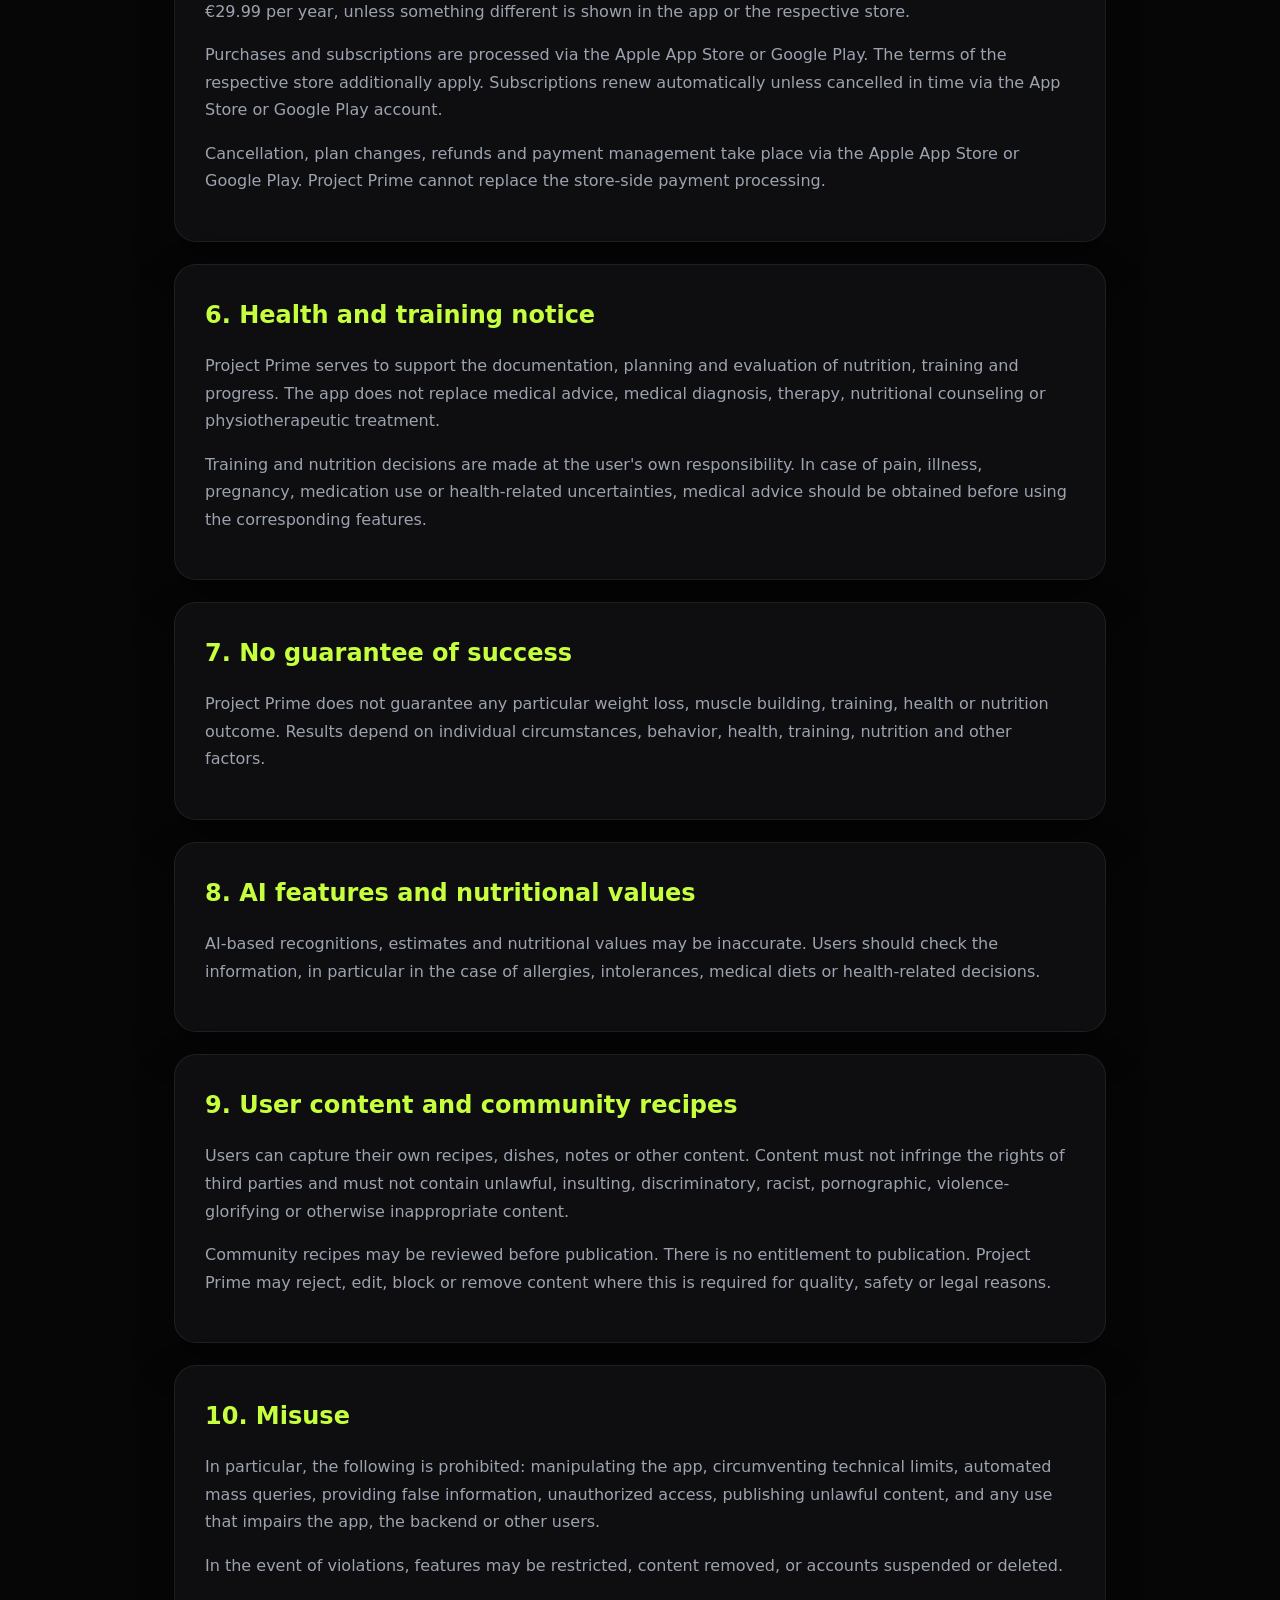
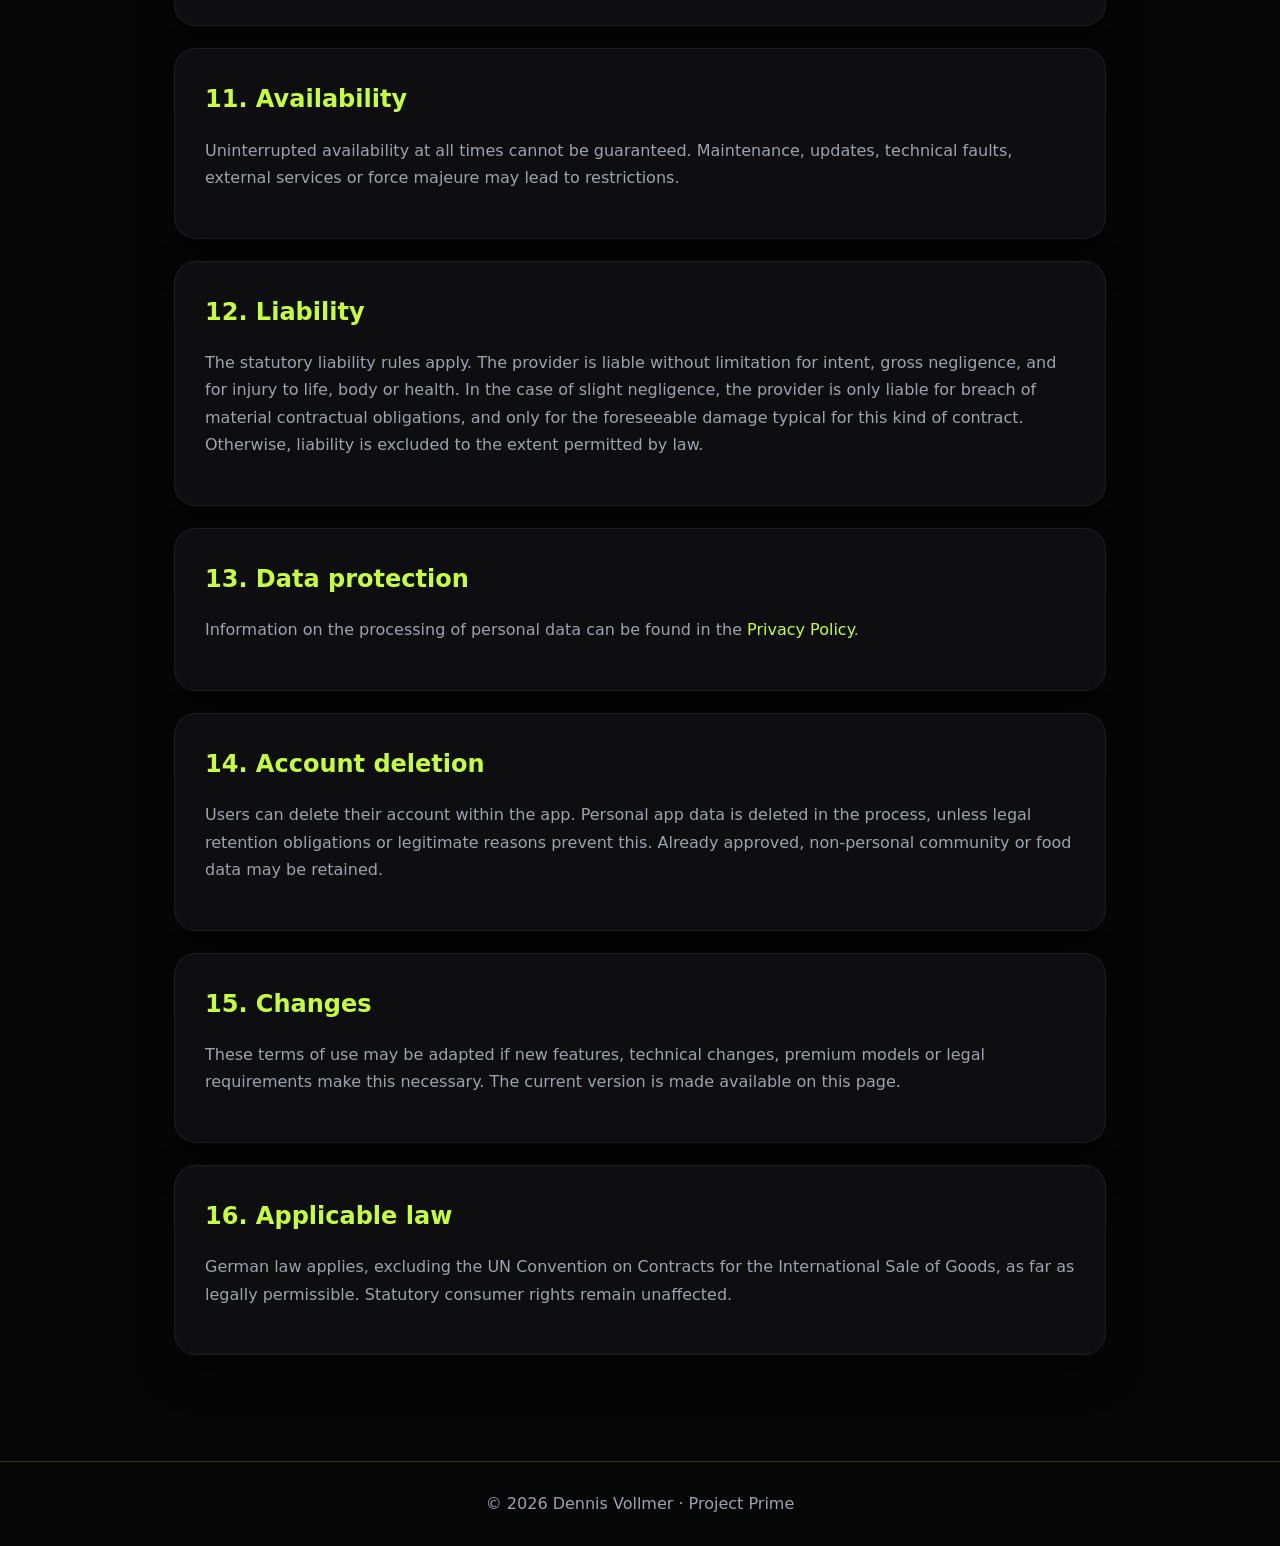
<file: agb.html>
<!DOCTYPE html>
<html lang="de">
<head>
  <meta charset="UTF-8">
  <meta name="viewport" content="width=device-width, initial-scale=1.0">
  <meta http-equiv="refresh" content="0; url=nutzungsbedingungen.html">
  <title>AGB | Project Prime</title>
</head>
<body>
  <p>Die AGB/Nutzungsbedingungen findest du hier: <a href="nutzungsbedingungen.html">Nutzungsbedingungen öffnen</a>.</p>
</body>
</html>
</file>
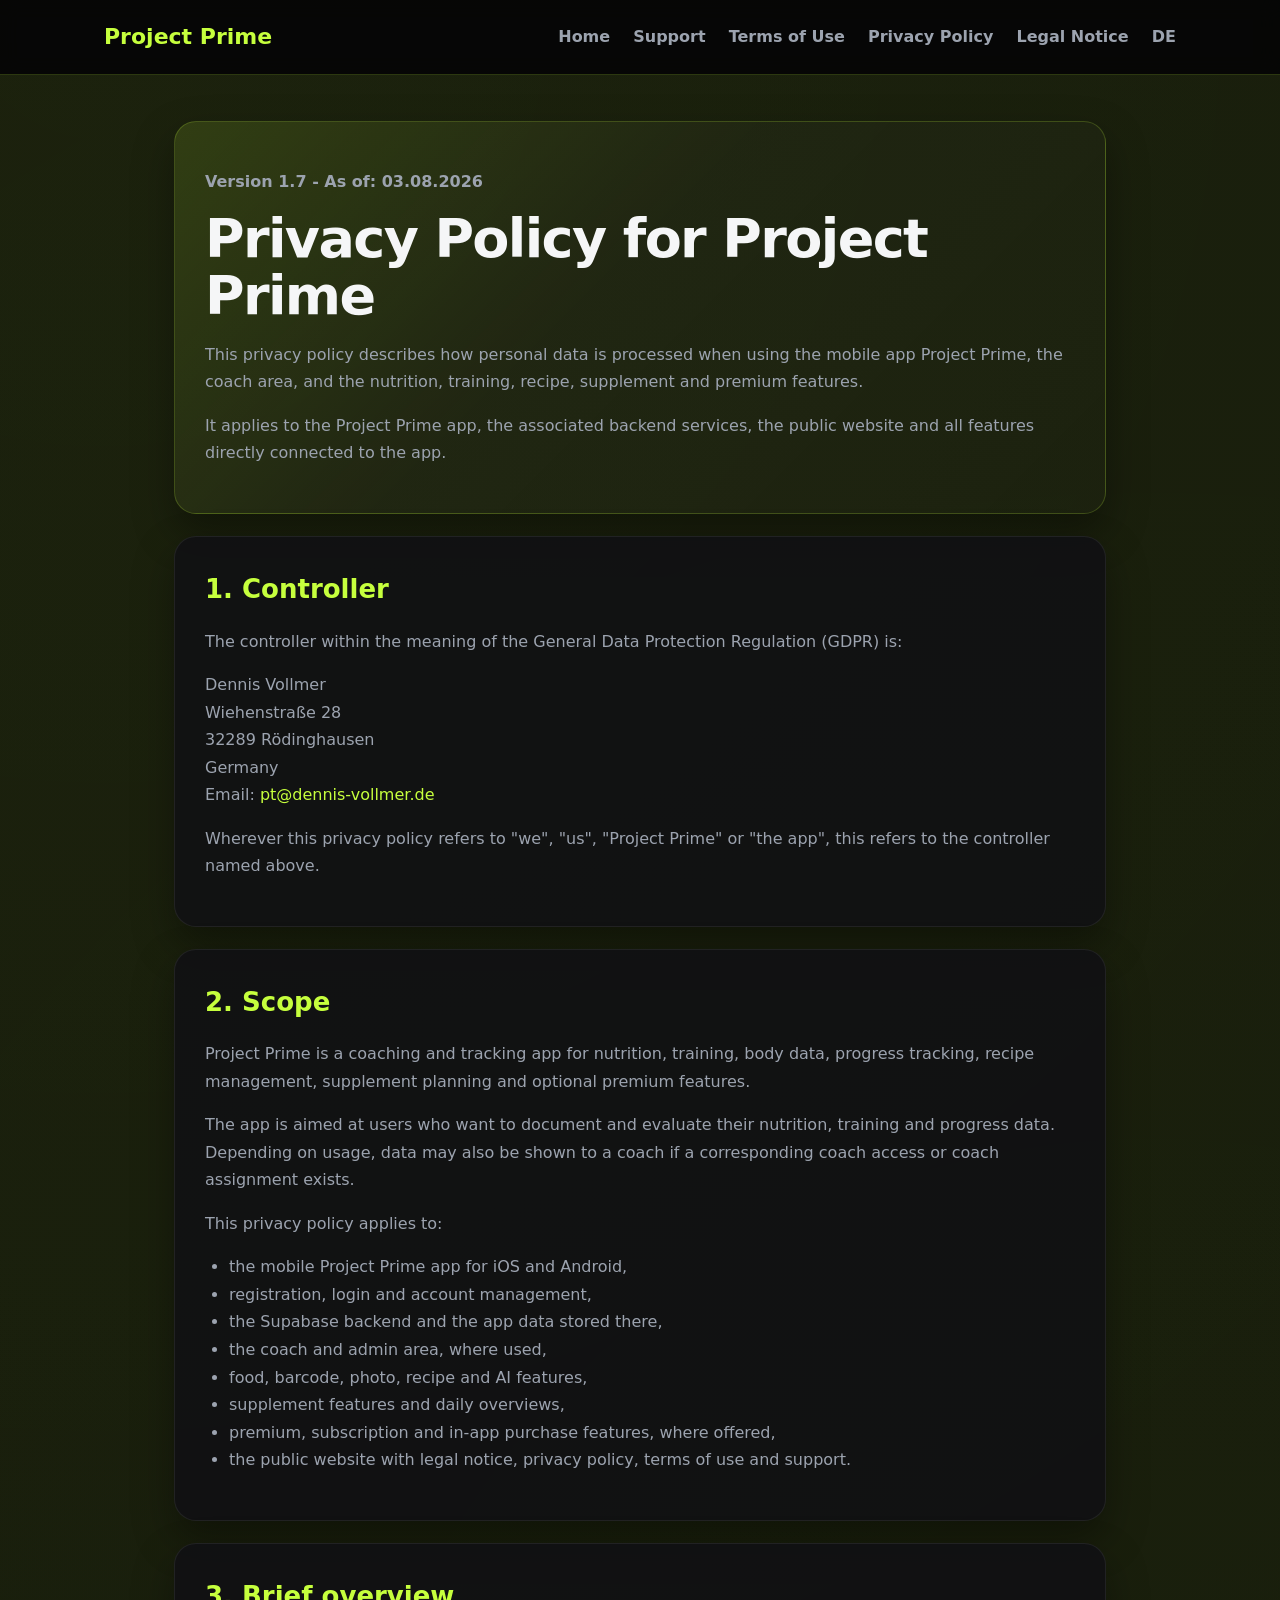
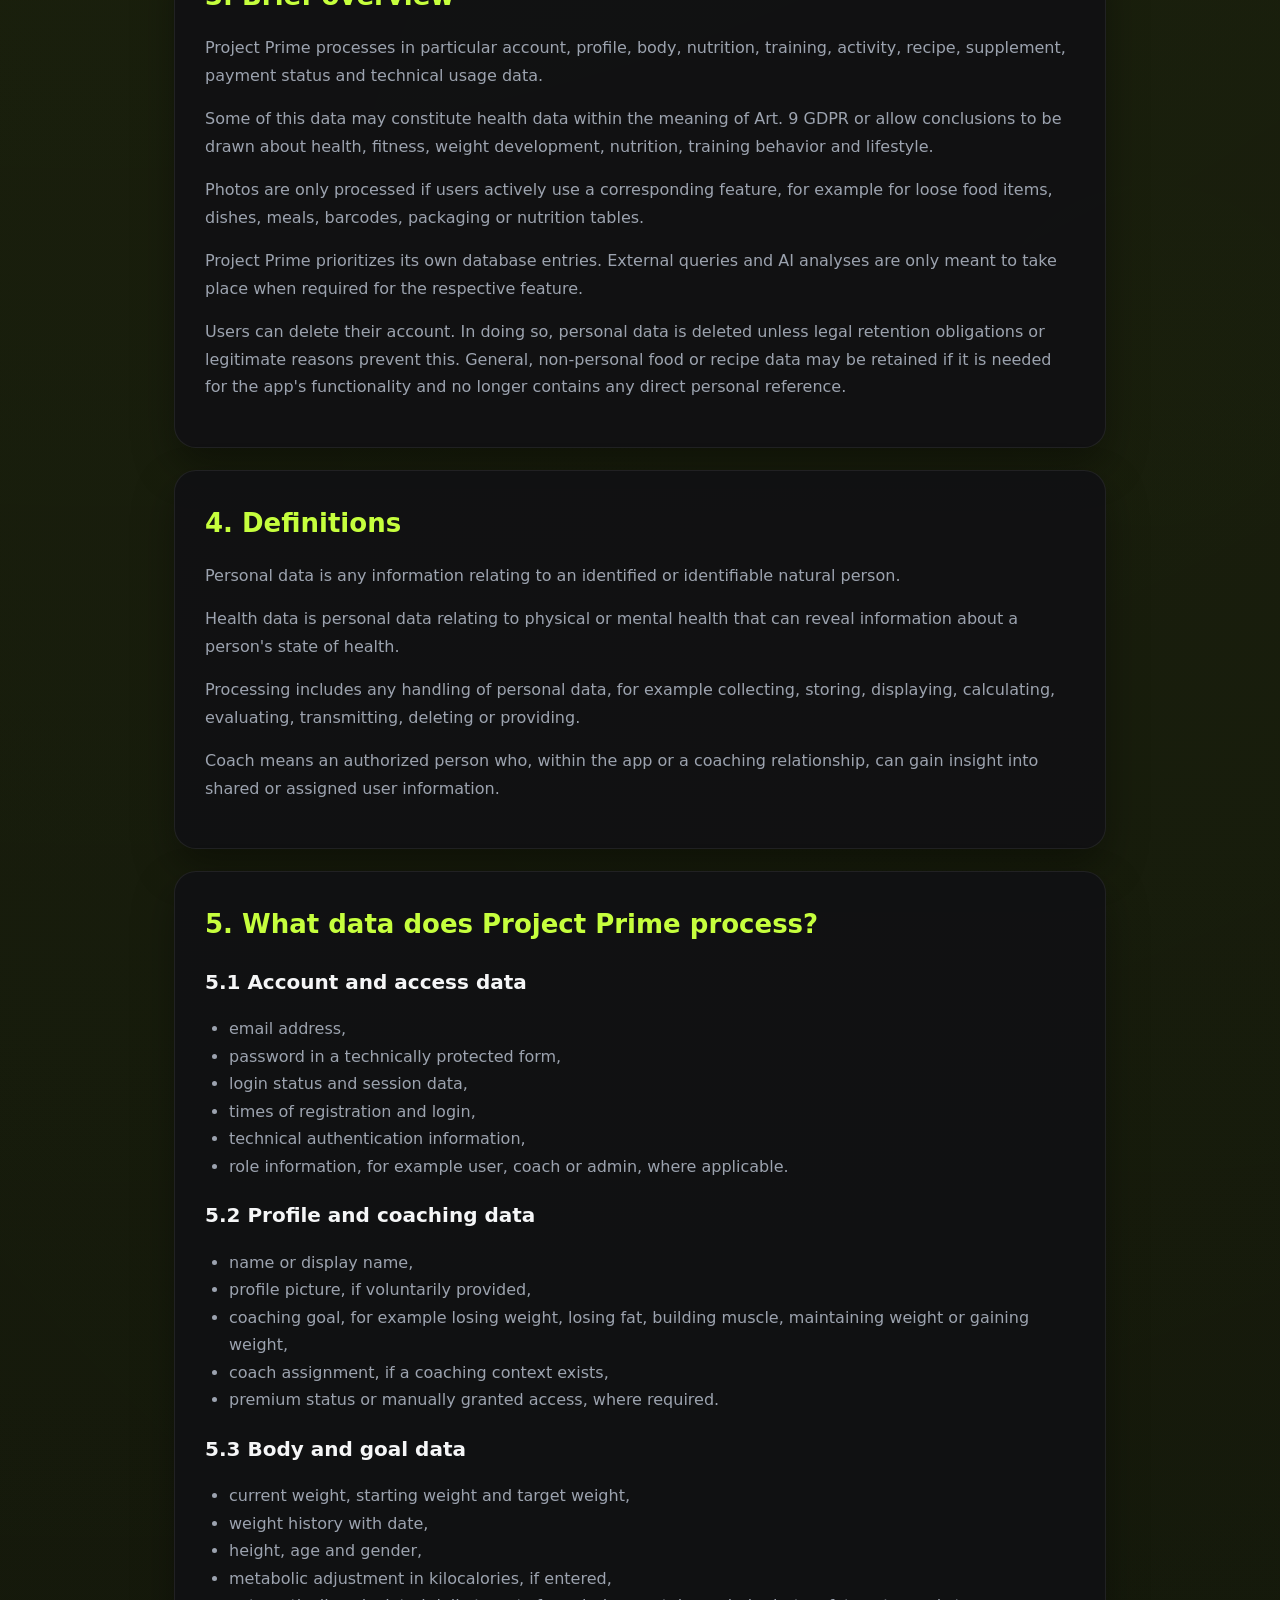
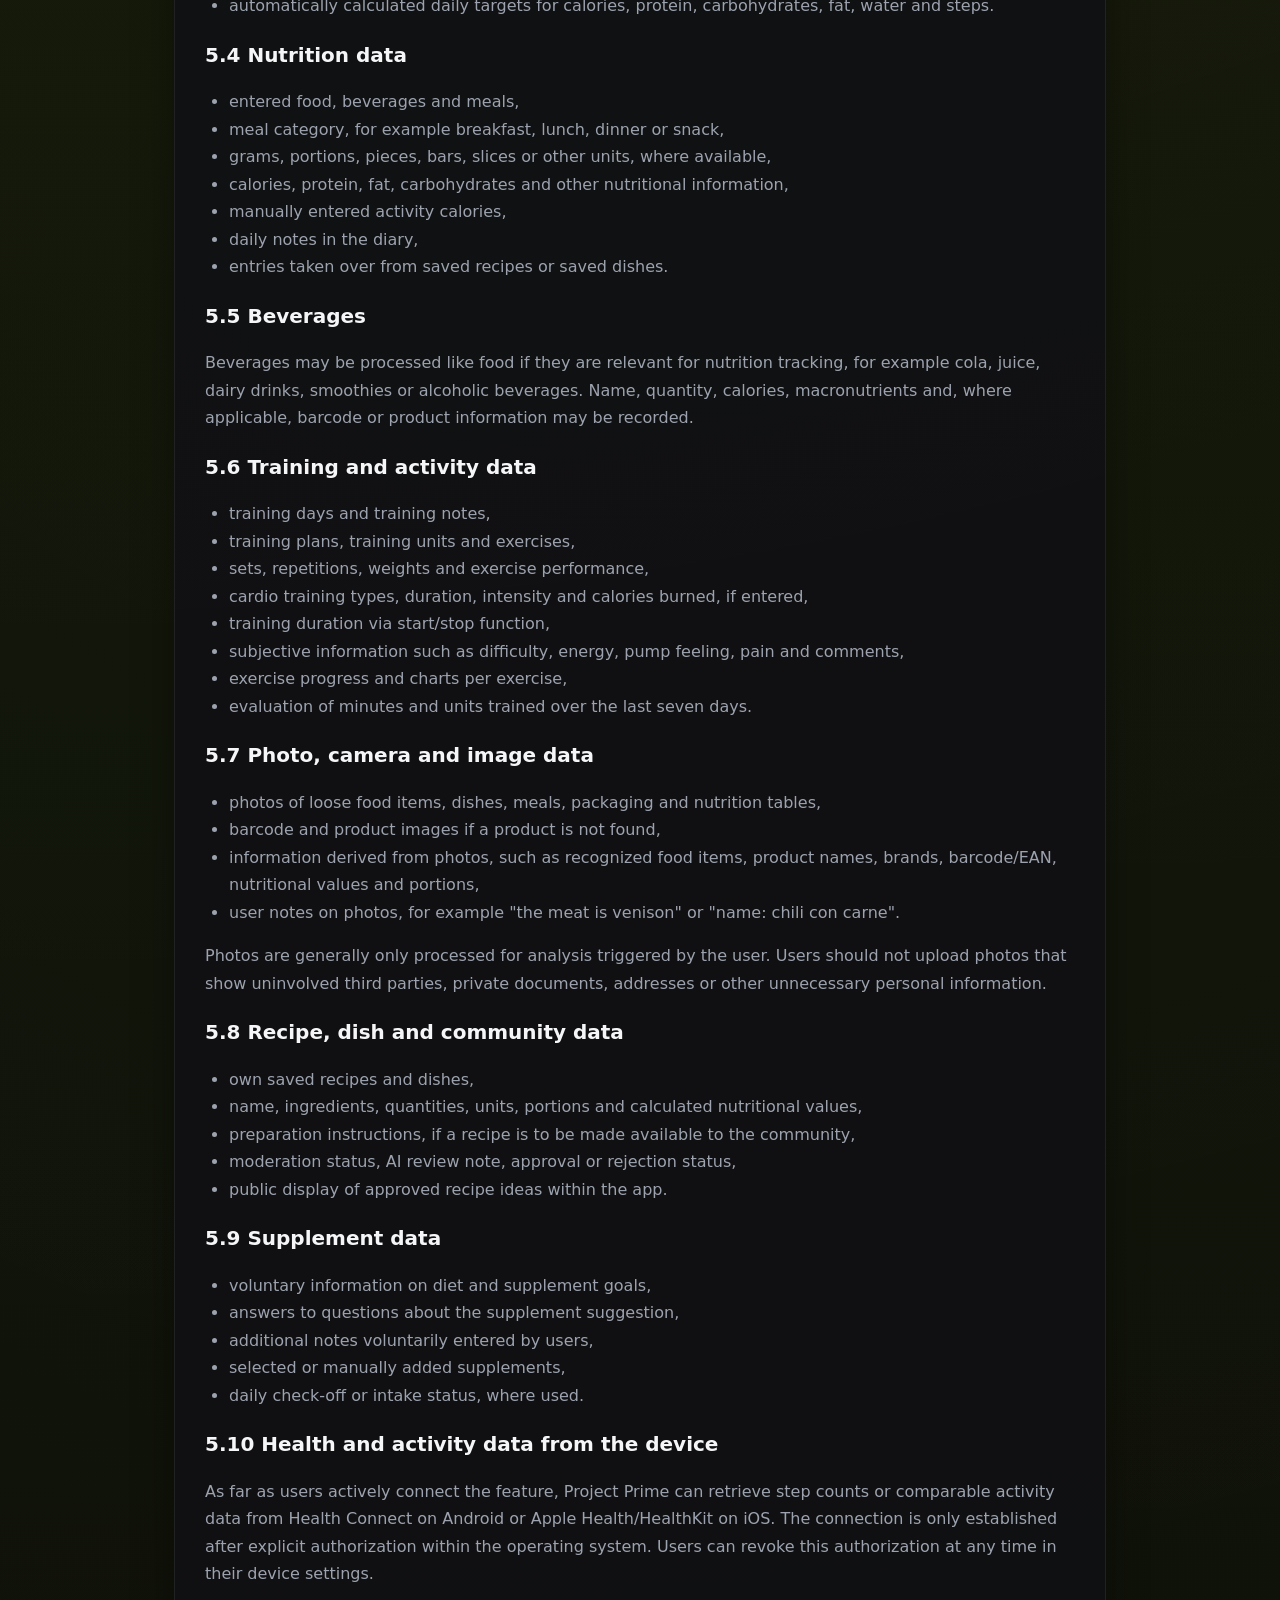
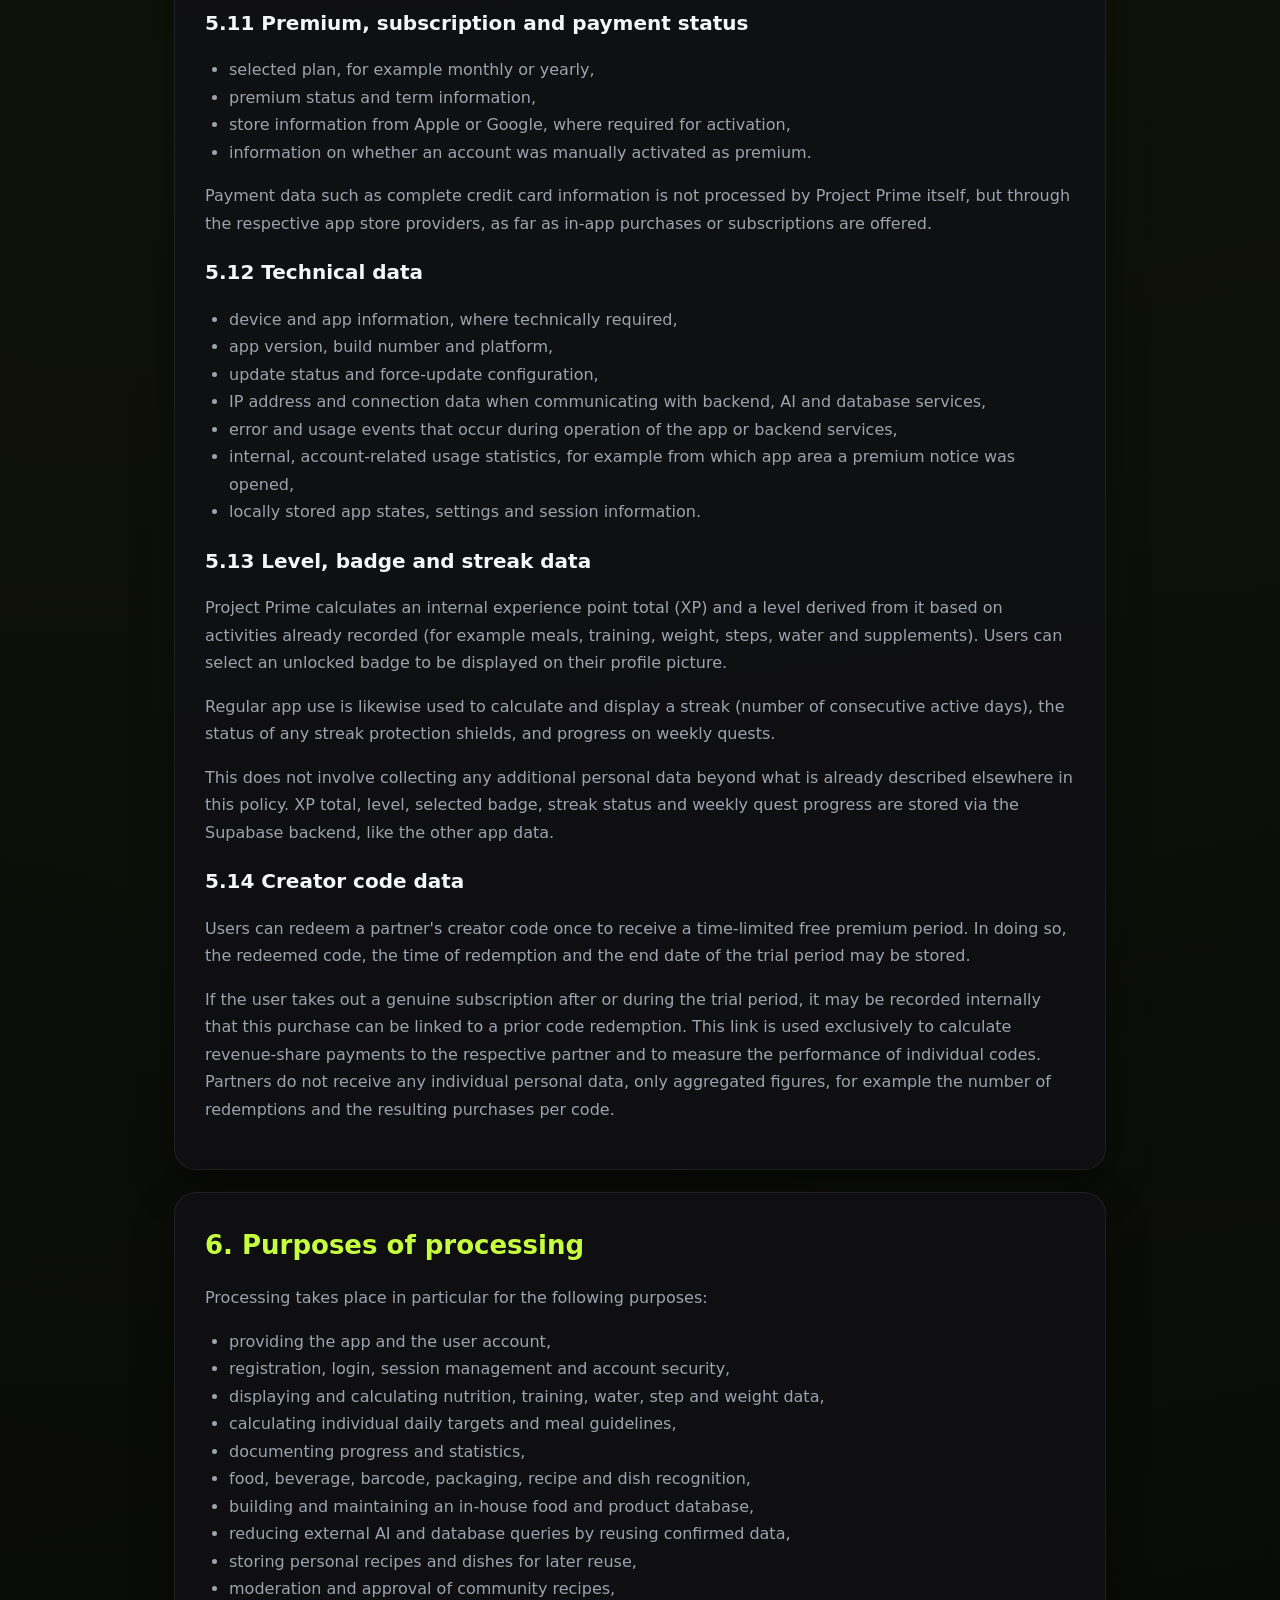
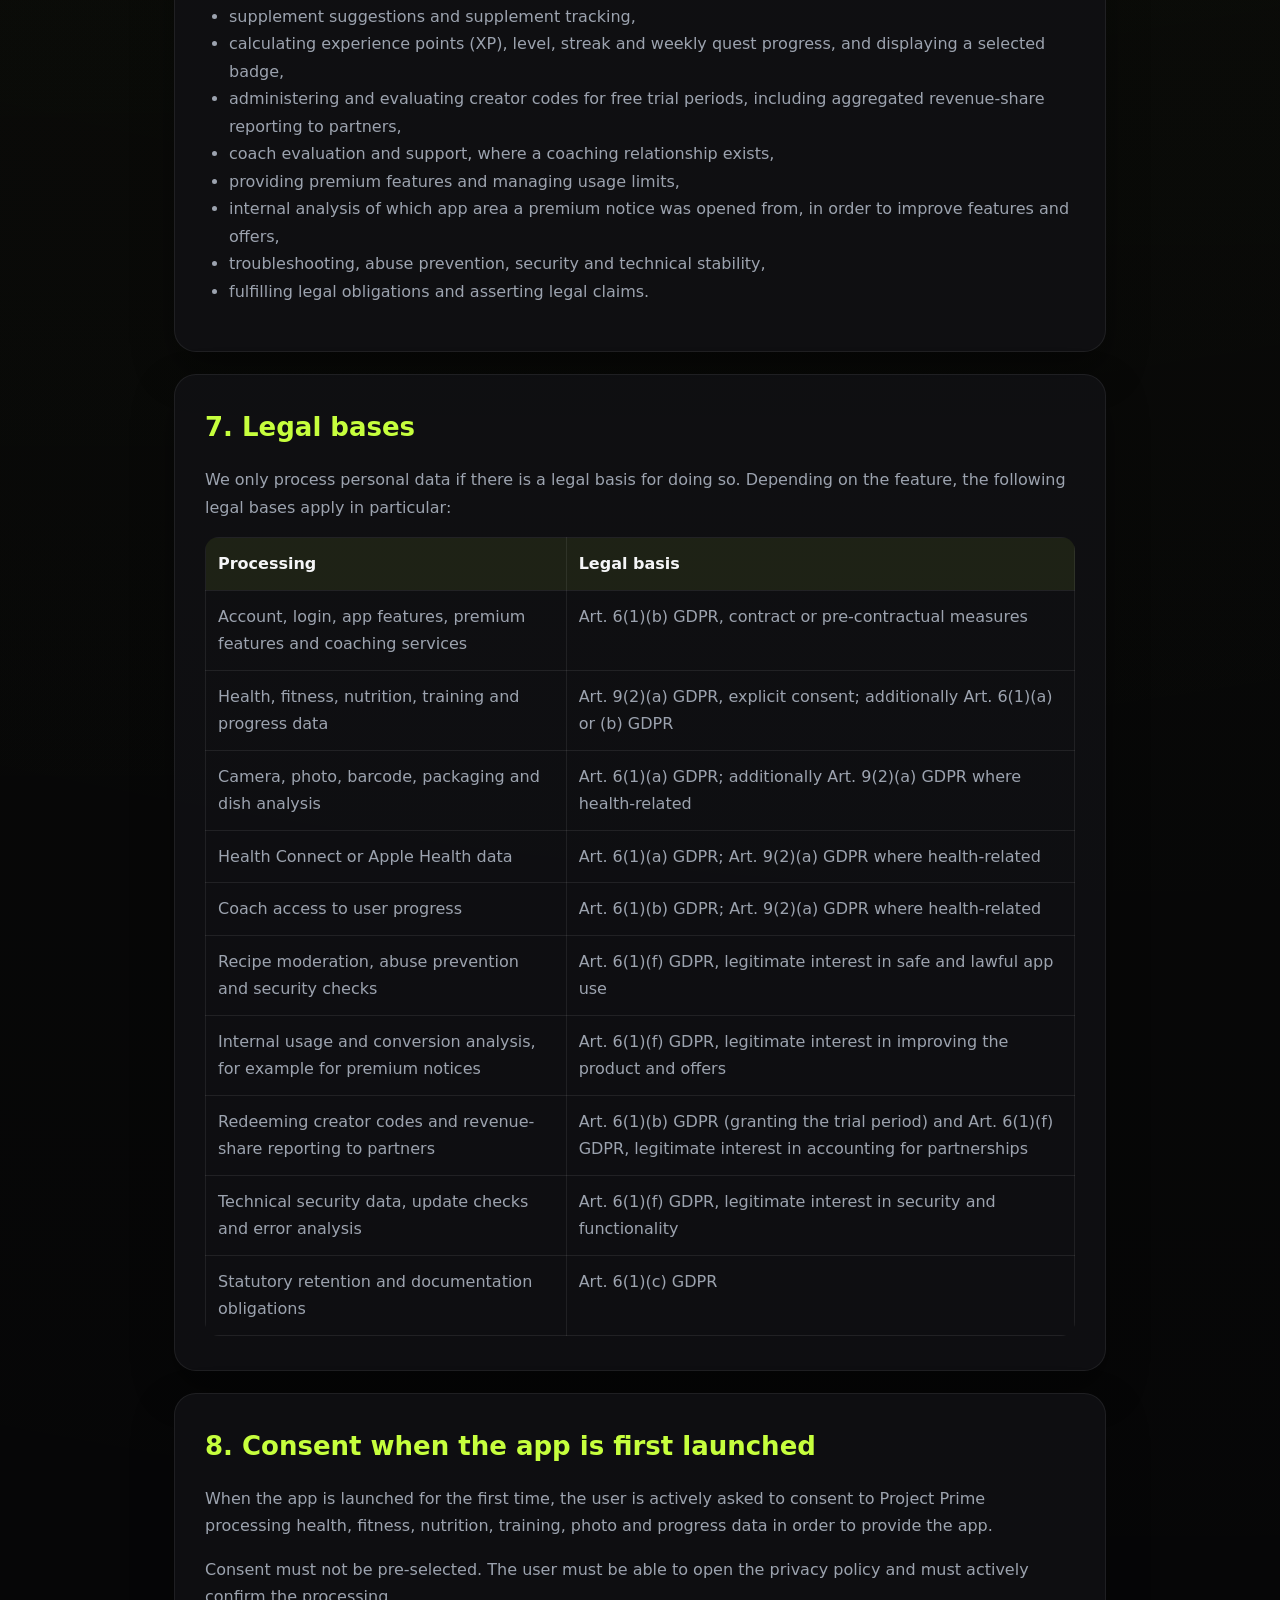
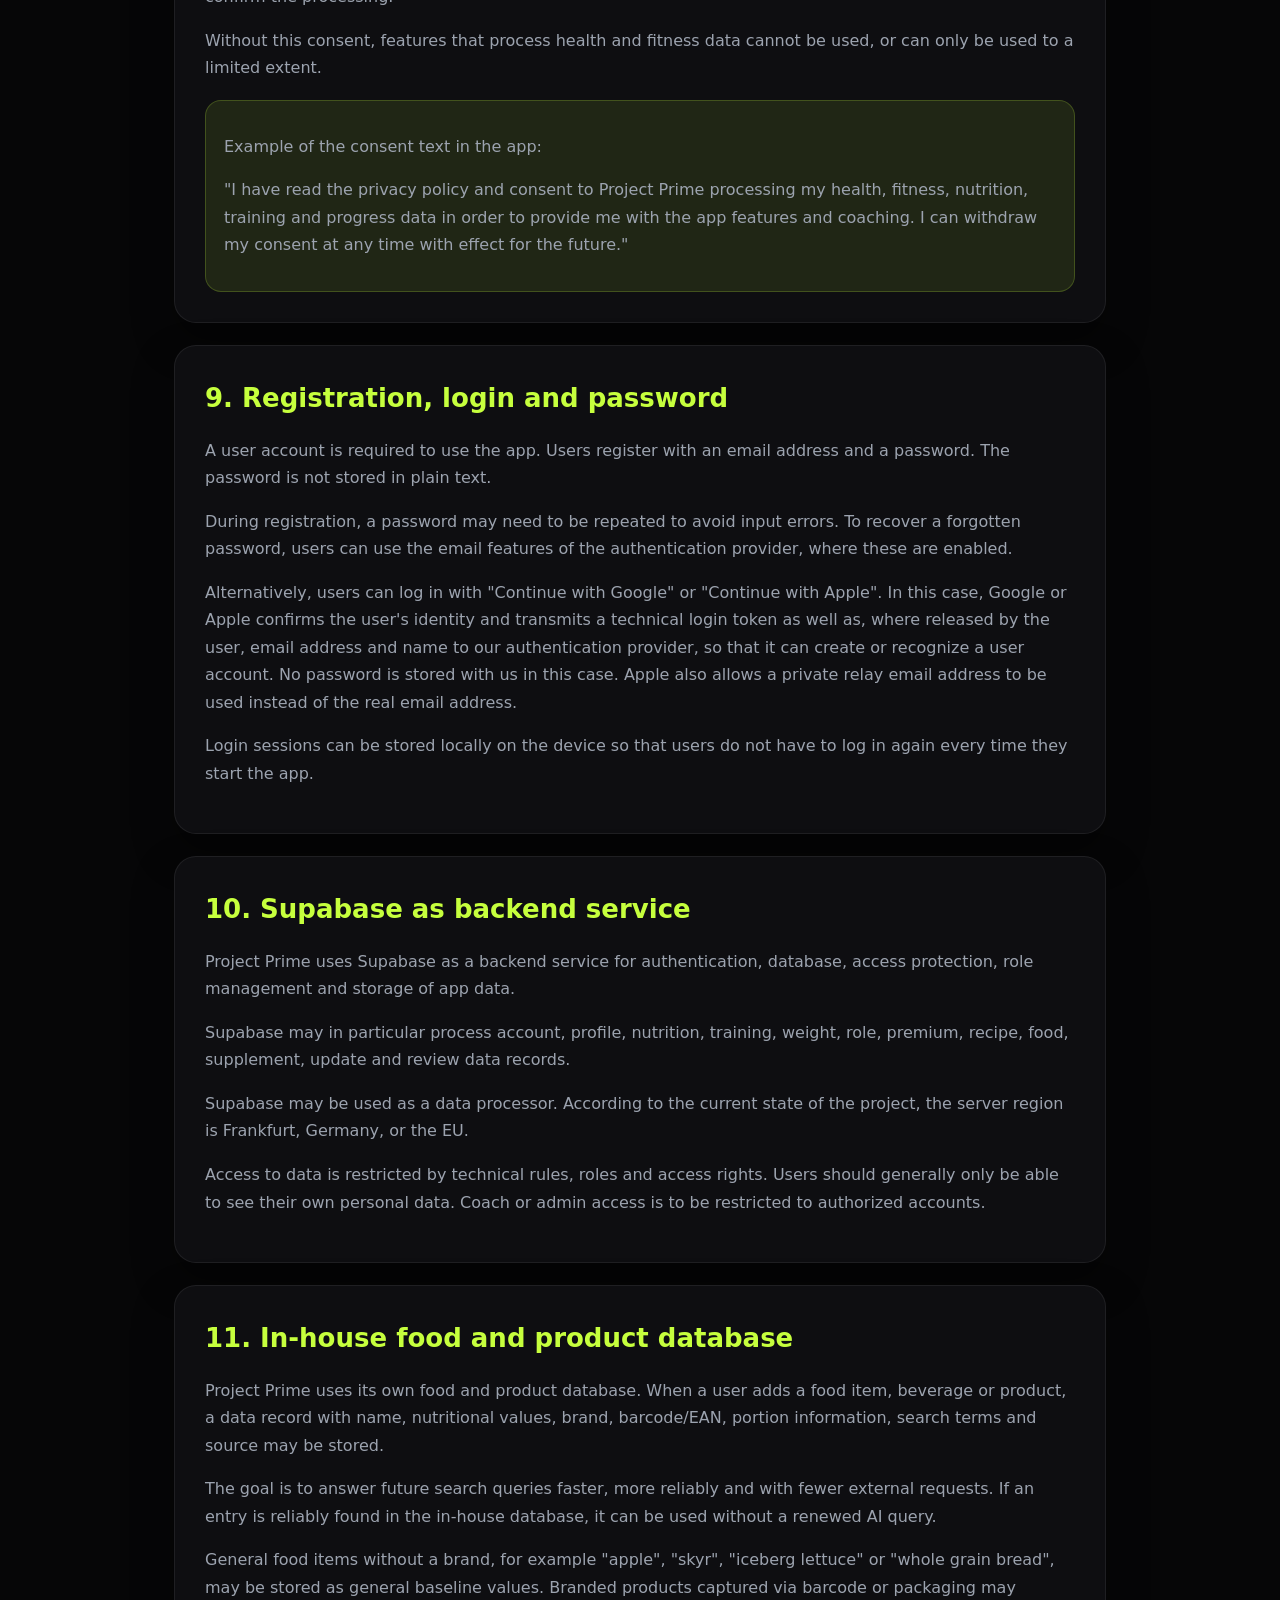
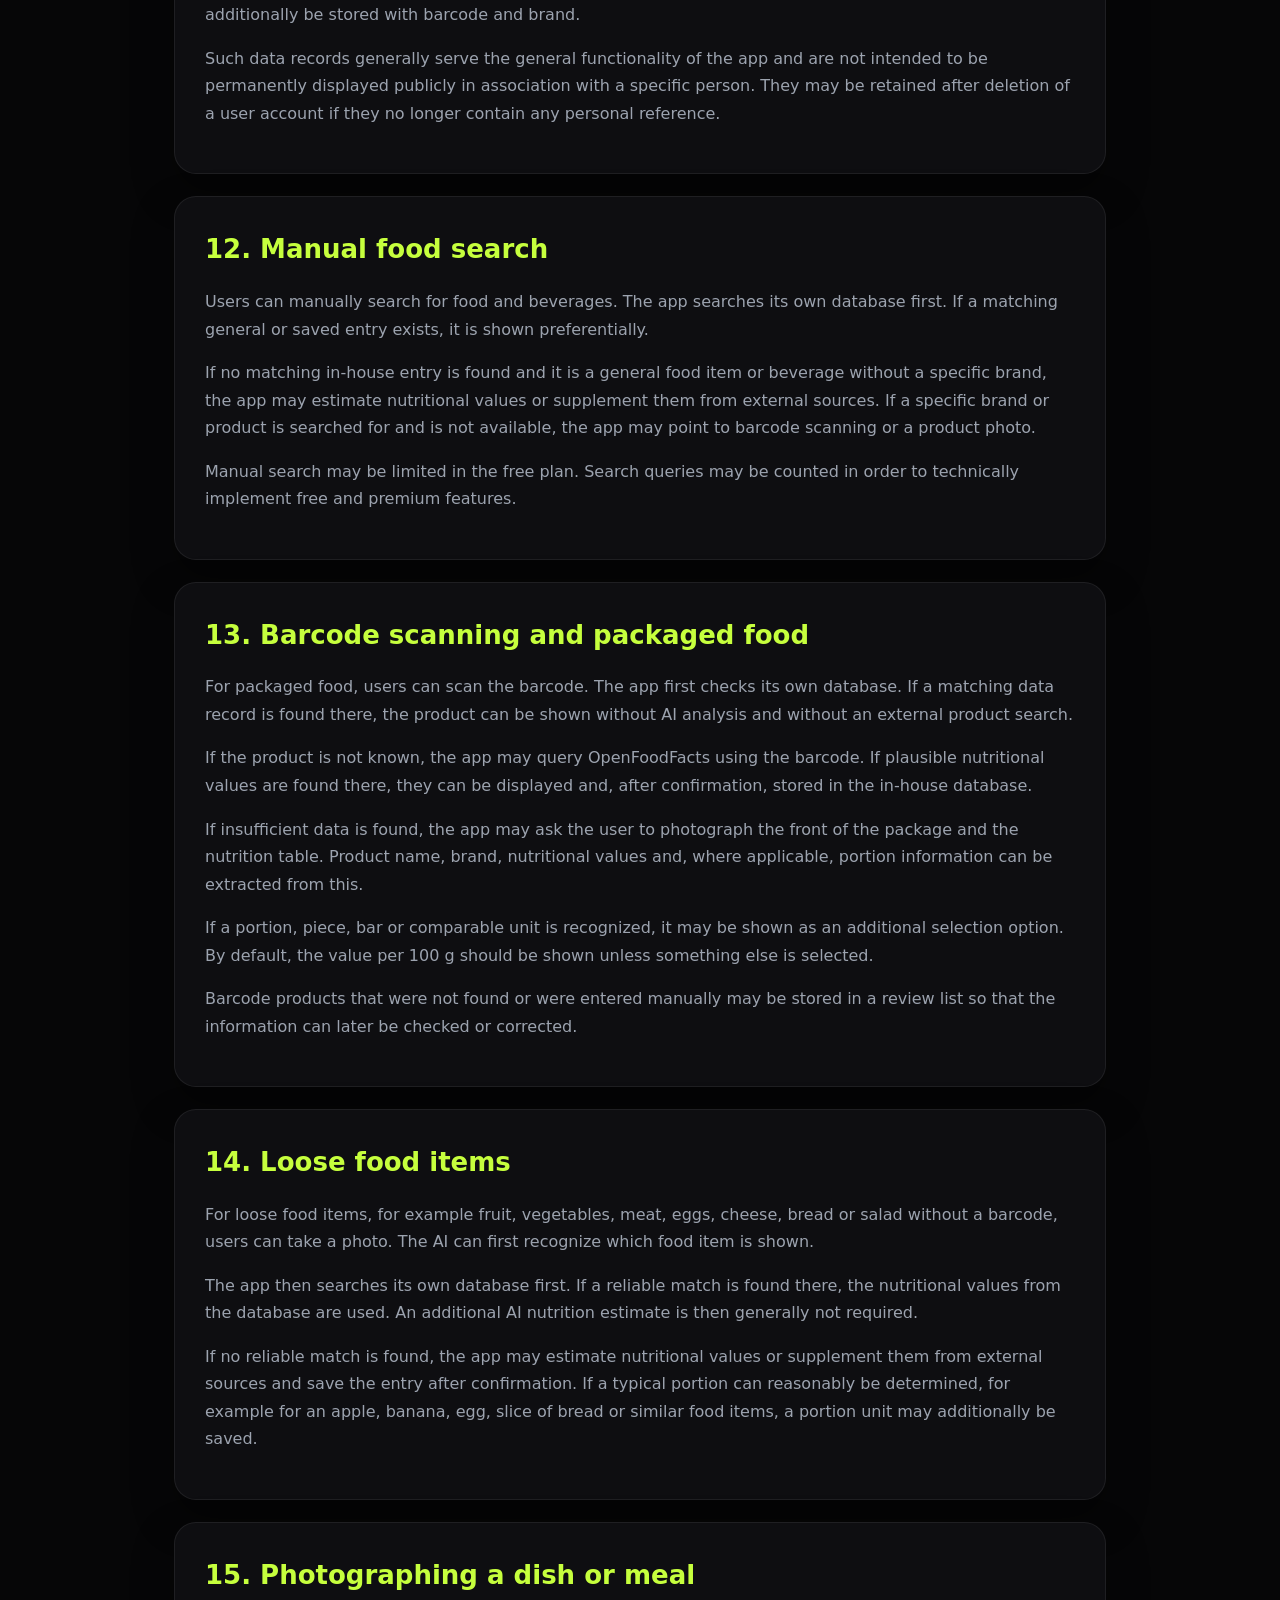
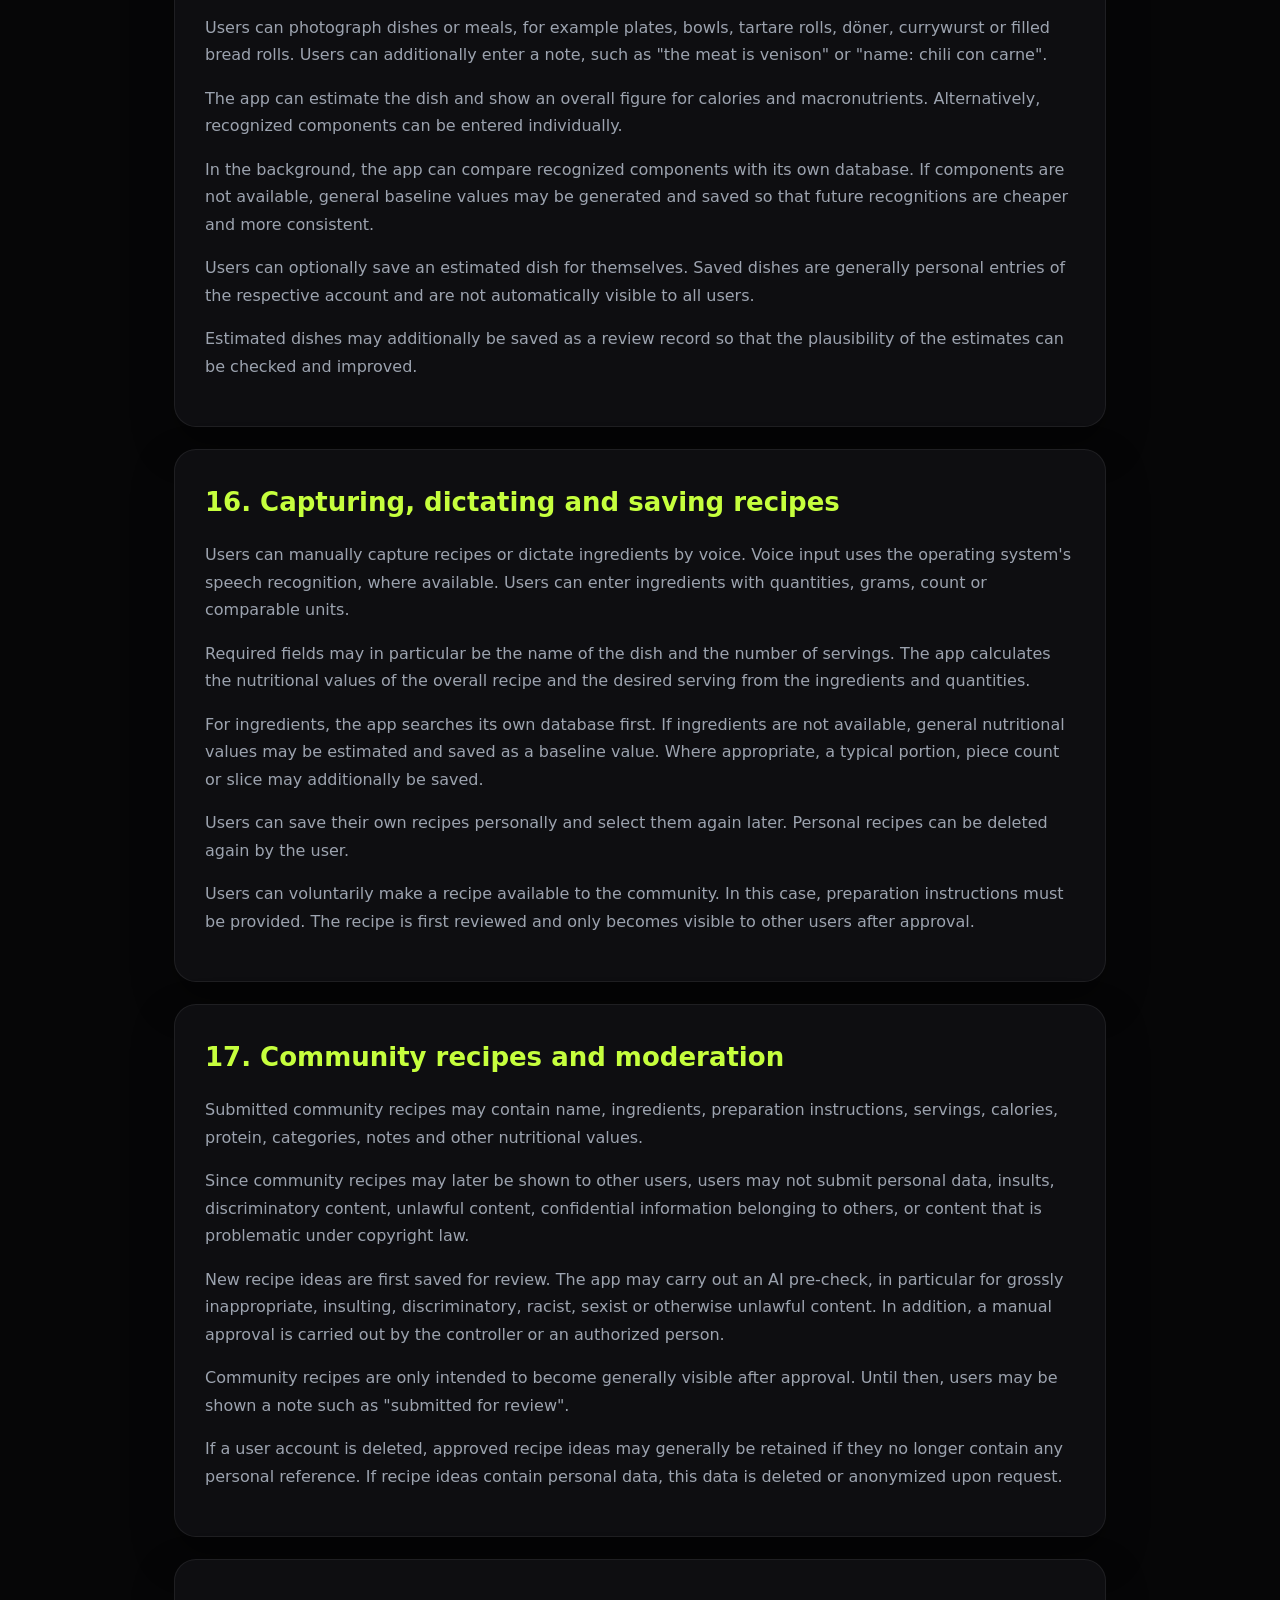
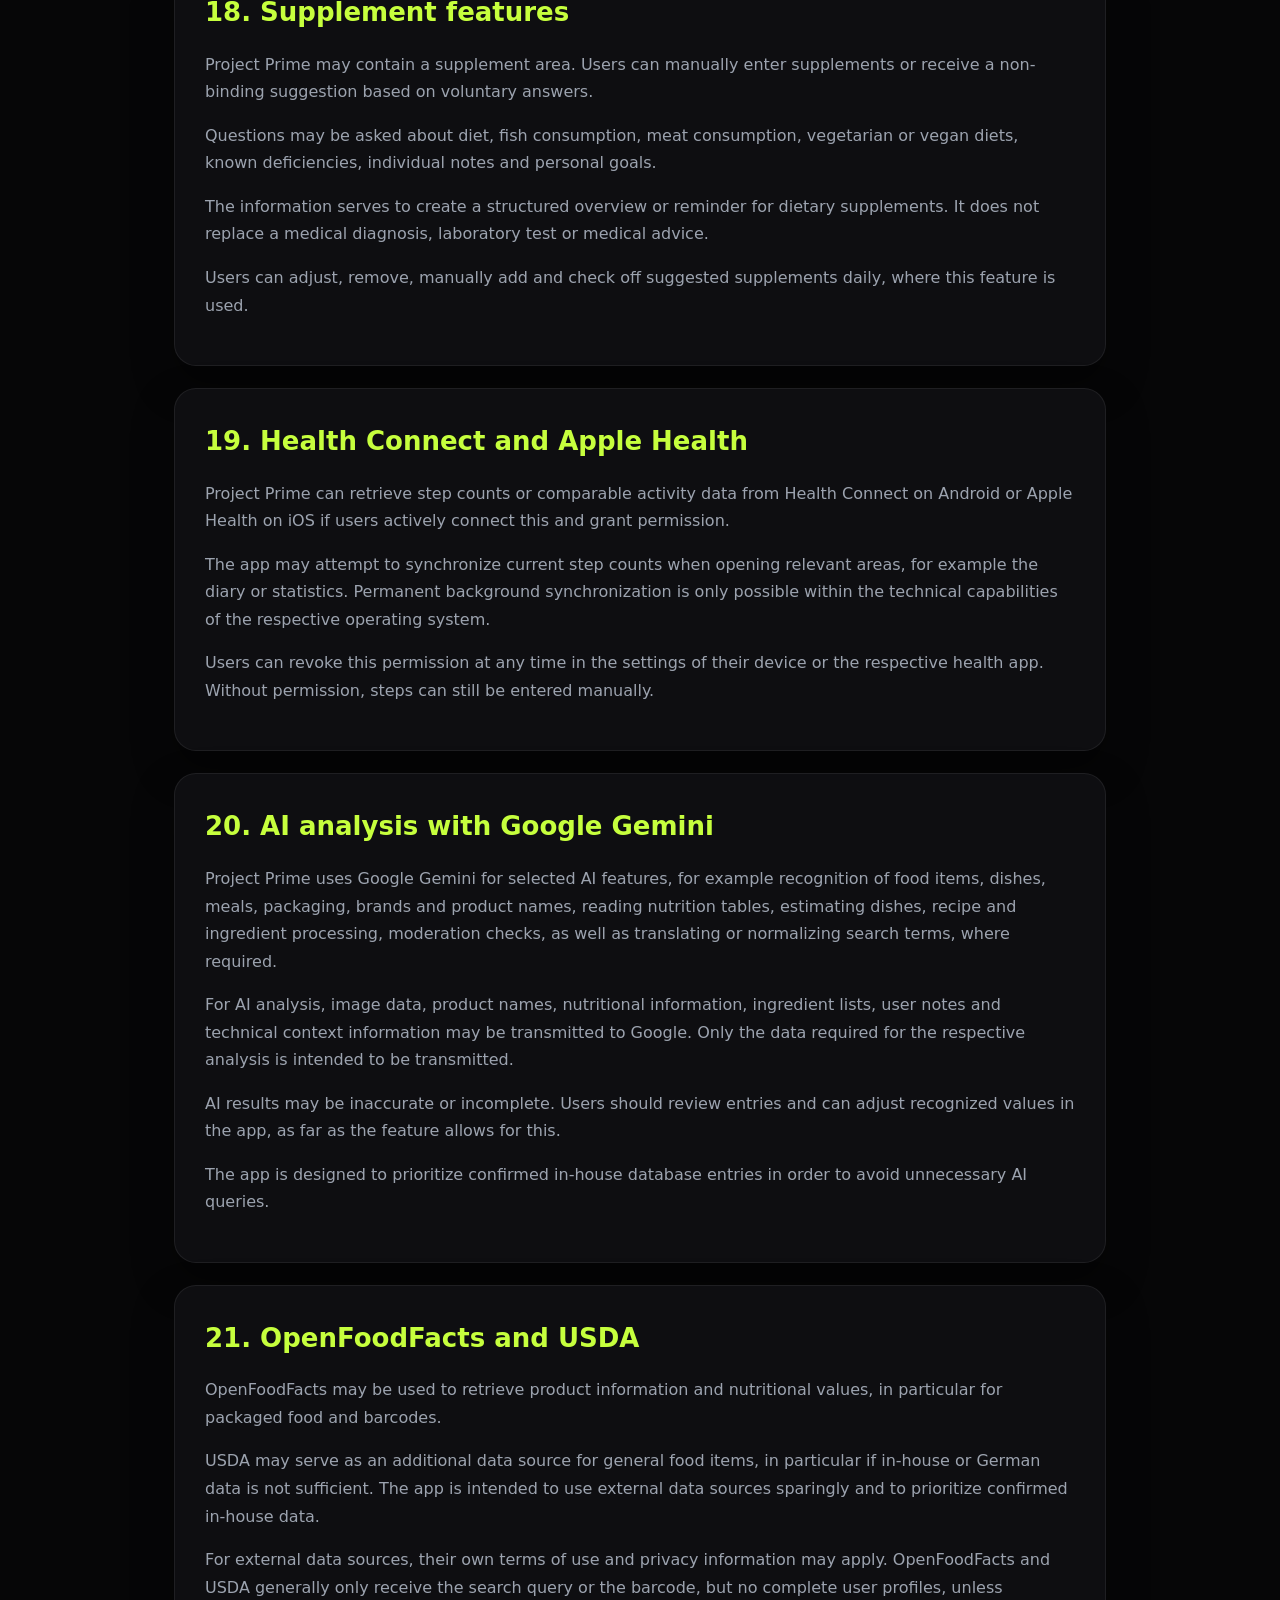
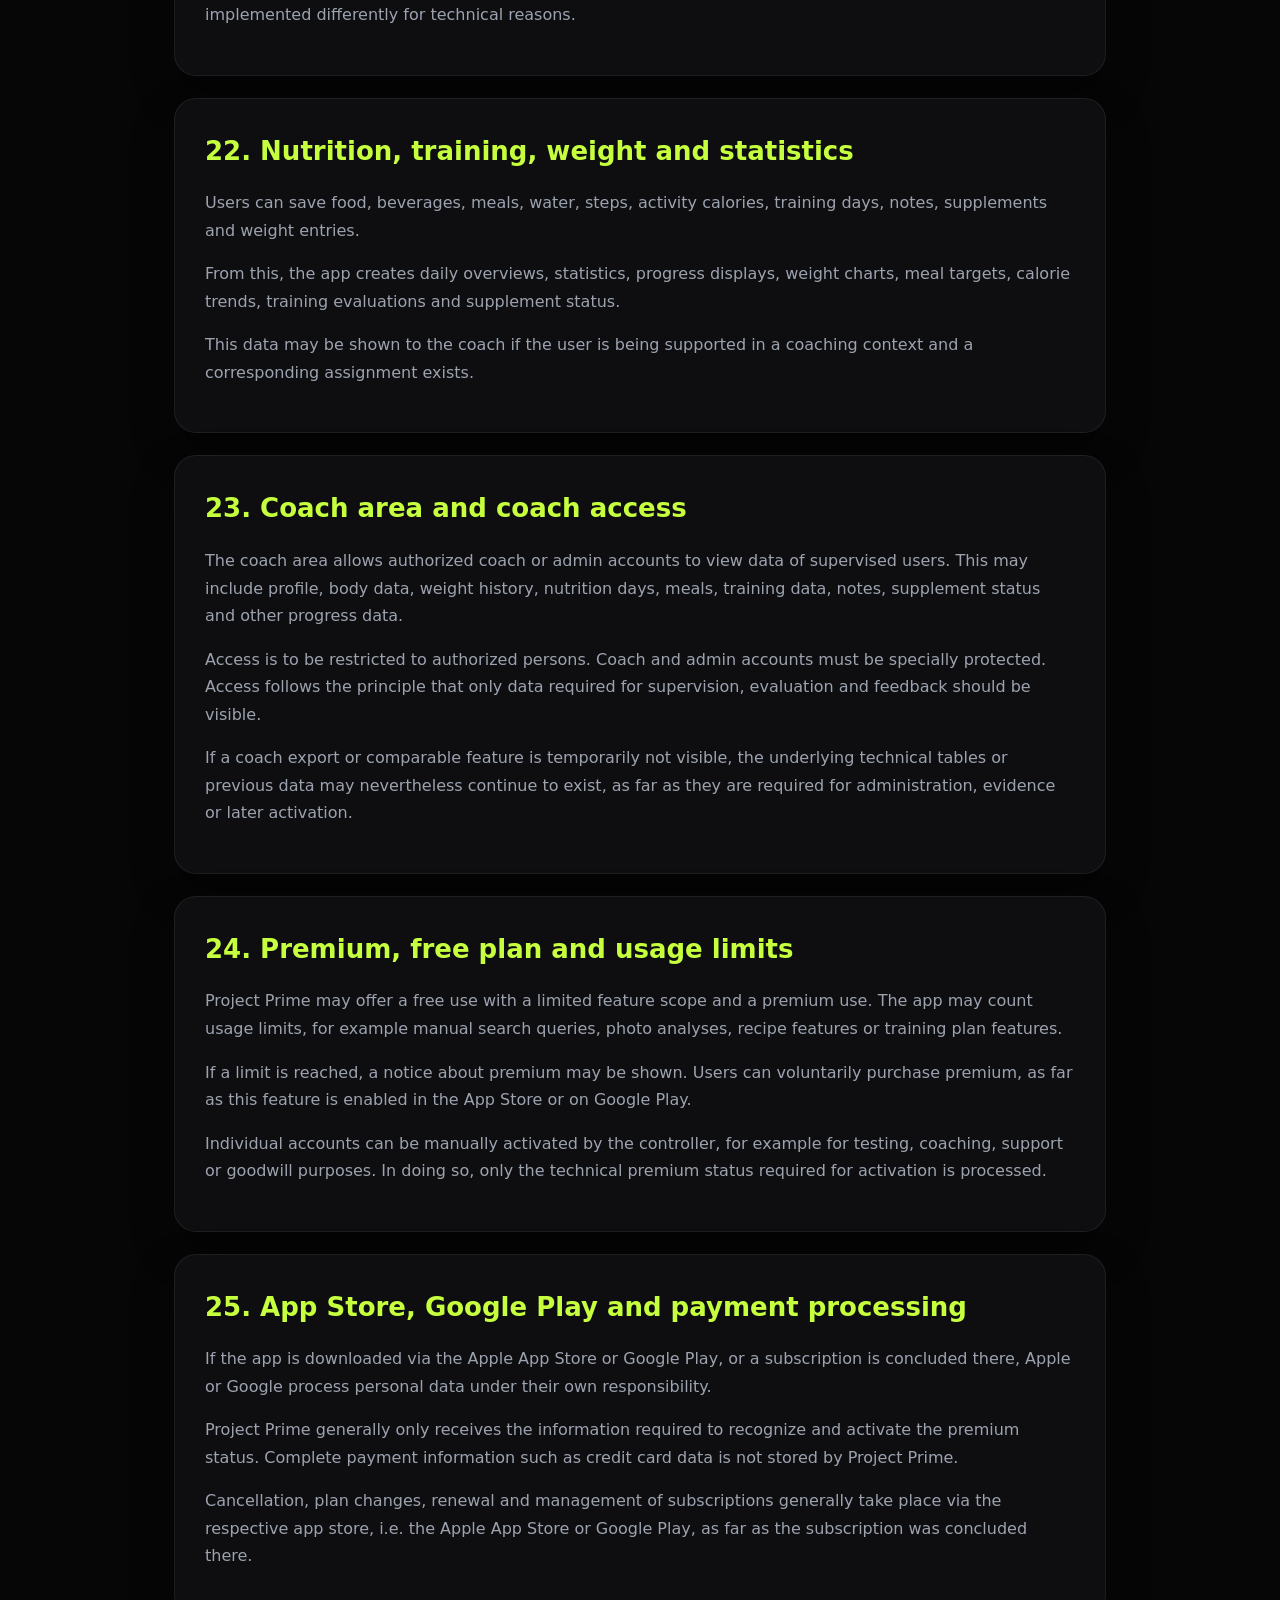
<file: datenschutz.html>
<!DOCTYPE html>
<html lang="de">
<head>
  <meta charset="UTF-8">
  <script>
  (function () {
    try {
      var MAP = {
        "index.html": "index.html",
        "datenschutz.html": "privacy.html",
        "nutzungsbedingungen.html": "terms.html",
        "impressum.html": "imprint.html",
        "konto-loeschen.html": "delete-account.html",
        "support.html": "support.html"
      };
      var REV = {};
      for (var k in MAP) { REV[MAP[k]] = k; }
      var path = location.pathname;
      var inEn = path.indexOf("/en/") !== -1;
      var file = path.split("/").pop() || "index.html";
      var chosen = null;
      try { chosen = localStorage.getItem("pp_lang"); } catch (e) {}
      var wantEn = chosen ? chosen === "en" : (navigator.language || "de").toLowerCase().indexOf("de") !== 0;
      if (wantEn && !inEn) {
        location.replace("en/" + (MAP[file] || "index.html") + location.search + location.hash);
      } else if (!wantEn && inEn) {
        location.replace("../" + (REV[file] || "index.html") + location.search + location.hash);
      }
    } catch (e) {}
  })();
  </script>
  <meta name="viewport" content="width=device-width, initial-scale=1.0">
  <title>Datenschutzerklärung | Project Prime</title>
  <link rel="alternate" hreflang="de" href="https://REPLACE-WITH-YOUR-DOMAIN/datenschutz.html">
  <link rel="alternate" hreflang="en" href="https://REPLACE-WITH-YOUR-DOMAIN/en/privacy.html">
  <link rel="alternate" hreflang="x-default" href="https://REPLACE-WITH-YOUR-DOMAIN/datenschutz.html">
  <style>
    :root {
      --bg: #060607;
      --card: #101114;
      --card-soft: #16171b;
      --text: #f5f6f7;
      --muted: #9ca3af;
      --accent: #c6ff3d;
      --accent-ink: #0a0a0b;
      --border: rgba(198, 255, 61, .2);
      --danger: #ff4d5e;
    }

    * {
      box-sizing: border-box;
    }

    body {
      margin: 0;
      font-family: Inter, ui-sans-serif, system-ui, -apple-system, BlinkMacSystemFont, "Segoe UI", sans-serif;
      background:
        radial-gradient(circle at 8% 0%, rgba(198, 255, 61, .09), transparent 30%),
        radial-gradient(circle at 90% 8%, rgba(198, 255, 61, .04), transparent 28%),
        var(--bg);
      color: var(--text);
      line-height: 1.72;
    }

    header {
      border-bottom: 1px solid var(--border);
      background: rgba(5, 5, 6, .92);
      position: sticky;
      top: 0;
      backdrop-filter: blur(10px);
      z-index: 2;
    }

    .nav {
      max-width: 1120px;
      margin: 0 auto;
      padding: 18px 24px;
      display: flex;
      justify-content: space-between;
      gap: 16px;
      align-items: center;
    }

    .brand {
      font-size: 22px;
      font-weight: 900;
      color: var(--accent);
    }

    nav a {
      color: var(--muted);
      margin-left: 18px;
      text-decoration: none;
      font-weight: 700;
    }

    nav a:hover {
      color: var(--accent);
    }

    main {
      max-width: 980px;
      margin: 0 auto;
      padding: 46px 24px 84px;
    }

    .hero,
    .card {
      background: rgba(16, 17, 20, .88);
      border: 1px solid rgba(255, 255, 255, .07);
      border-radius: 22px;
      padding: 30px;
      margin-bottom: 22px;
      box-shadow: 0 18px 40px rgba(0, 0, 0, .35);
    }

    .hero {
      background: linear-gradient(135deg, rgba(198, 255, 61, .13), rgba(255, 255, 255, .025) 45%, rgba(255, 255, 255, .01));
      border-color: var(--border);
    }

    h1 {
      margin: 0 0 12px;
      font-size: clamp(34px, 5vw, 54px);
      line-height: 1.05;
      letter-spacing: -.03em;
    }

    h2 {
      color: var(--accent);
      margin: 0 0 10px;
      font-size: 26px;
    }

    h3 {
      margin: 18px 0 8px;
      color: var(--text);
      font-size: 20px;
    }

    p,
    li,
    td,
    th {
      color: var(--muted);
      font-size: 16px;
    }

    a {
      color: var(--accent);
      text-decoration: none;
    }

    a:hover {
      text-decoration: underline;
    }

    ul {
      padding-left: 24px;
    }

    .meta {
      color: var(--muted);
      font-weight: 700;
    }

    .notice {
      border: 1px solid var(--border);
      background: rgba(198, 255, 61, .1);
      border-radius: 16px;
      padding: 16px 18px;
      margin-top: 18px;
    }

    table {
      width: 100%;
      border-collapse: collapse;
      margin: 14px 0 4px;
      overflow: hidden;
      border-radius: 14px;
    }

    th,
    td {
      border: 1px solid rgba(255, 255, 255, .08);
      padding: 12px;
      vertical-align: top;
      text-align: left;
    }

    th {
      background: rgba(198, 255, 61, .08);
      color: var(--text);
    }

    footer {
      border-top: 1px solid var(--border);
      color: var(--muted);
      padding: 28px 24px;
      text-align: center;
    }

    @media (max-width: 760px) {
      .nav {
        display: block;
      }

      nav {
        margin-top: 12px;
      }

      nav a {
        display: inline-block;
        margin: 0 12px 8px 0;
      }

      .hero,
      .card {
        padding: 22px;
      }

      table,
      thead,
      tbody,
      th,
      td,
      tr {
        display: block;
      }

      th {
        display: none;
      }

      td {
        border-top: 0;
      }
    }
  </style>
</head>
<body>
<header>
  <div class="nav">
    <div class="brand">Project Prime</div>
    <nav>
      <a href="index.html">Home</a>
      <a href="support.html">Support</a>
      <a href="nutzungsbedingungen.html">Nutzungsbedingungen</a>
      <a href="datenschutz.html">Datenschutz</a>
      <a href="impressum.html">Impressum</a>
      <a href="en/privacy.html" onclick="try{localStorage.setItem('pp_lang','en')}catch(e){}">EN</a>
    </nav>
  </div>
</header>

<main>
  <section class="hero">
    <p class="meta">Version 1.7 - Stand: 03.08.2026</p>
    <h1>Datenschutzerklärung für Project Prime</h1>
    <p>
      Diese Datenschutzerklärung beschreibt, wie personenbezogene Daten bei der Nutzung der mobilen App
      Project Prime, des Coach-Bereichs, der Ernährungs-, Trainings-, Rezept-, Supplement- und Premium-Funktionen
      verarbeitet werden.
    </p>
    <p>
      Sie gilt für die Project Prime App, die zugehörigen Backend-Dienste, die öffentliche Website und alle Funktionen,
      die unmittelbar mit der App zusammenhängen.
    </p>
  </section>

  <section class="card">
    <h2>1. Verantwortlicher</h2>
    <p>
      Verantwortlicher im Sinne der Datenschutz-Grundverordnung (DSGVO) ist:
    </p>
    <p>
      Dennis Vollmer<br>
      Wiehenstraße 28<br>
      32289 Rödinghausen<br>
      Deutschland<br>
      E-Mail: <a href="mailto:pt@dennis-vollmer.de">pt@dennis-vollmer.de</a>
    </p>
    <p>
      Soweit in dieser Datenschutzerklärung von "wir", "uns", "Project Prime" oder "App" gesprochen wird,
      ist der oben genannte Verantwortliche gemeint.
    </p>
  </section>

  <section class="card">
    <h2>2. Anwendungsbereich</h2>
    <p>
      Project Prime ist eine Coaching- und Tracking-App für Ernährung, Training, Körperdaten, Fortschrittskontrolle,
      Rezeptverwaltung, Supplement-Planung und optionale Premium-Funktionen.
    </p>
    <p>
      Die App richtet sich an Nutzerinnen und Nutzer, die ihre Ernährungs-, Trainings- und Fortschrittsdaten
      dokumentieren und auswerten möchten. Je nach Nutzung können Daten auch einem Coach angezeigt werden,
      wenn ein entsprechender Coach-Zugang oder eine Coach-Zuordnung besteht.
    </p>
    <p>
      Diese Datenschutzerklärung gilt für:
    </p>
    <ul>
      <li>die mobile Project Prime App für iOS und Android,</li>
      <li>die Registrierung, Anmeldung und Kontoverwaltung,</li>
      <li>das Supabase-Backend und die dort gespeicherten App-Daten,</li>
      <li>den Coach- und Admin-Bereich, soweit genutzt,</li>
      <li>Lebensmittel-, Barcode-, Foto-, Rezept- und KI-Funktionen,</li>
      <li>Supplement-Funktionen und Tagesübersichten,</li>
      <li>Premium-, Abo- und In-App-Kauf-Funktionen, soweit angeboten,</li>
      <li>die öffentliche Website mit Impressum, Datenschutz, Nutzungsbedingungen und Support.</li>
    </ul>
  </section>

  <section class="card">
    <h2>3. Kurzüberblick</h2>
    <p>
      Project Prime verarbeitet insbesondere Konto-, Profil-, Körper-, Ernährungs-, Trainings-, Aktivitäts-,
      Rezept-, Supplement-, Zahlungsstatus- und technische Nutzungsdaten.
    </p>
    <p>
      Ein Teil dieser Daten kann Gesundheitsdaten im Sinne von Art. 9 DSGVO darstellen oder Rückschlüsse auf
      Gesundheit, Fitness, Gewichtsentwicklung, Ernährung, Trainingsverhalten und Lebensstil zulassen.
    </p>
    <p>
      Fotos werden nur verarbeitet, wenn Nutzerinnen oder Nutzer aktiv eine entsprechende Funktion verwenden,
      zum Beispiel für lose Lebensmittel, Gerichte, Speisen, Barcodes, Verpackungen oder Nährwerttabellen.
    </p>
    <p>
      Project Prime nutzt eigene Datenbankeinträge bevorzugt. Externe Abfragen und KI-Analysen sollen nur erfolgen,
      wenn sie für die jeweilige Funktion erforderlich sind.
    </p>
    <p>
      Nutzerinnen und Nutzer können ihr Konto löschen. Dabei werden personenbezogene Daten gelöscht, soweit keine
      gesetzlichen Aufbewahrungspflichten oder berechtigten Gründe entgegenstehen. Allgemeine, nicht personenbezogene
      Lebensmittel- oder Rezeptdaten können erhalten bleiben, wenn sie für die App-Funktion benötigt werden und keinen
      direkten Personenbezug mehr enthalten.
    </p>
  </section>

  <section class="card">
    <h2>4. Begriffe</h2>
    <p>
      Personenbezogene Daten sind alle Informationen, die sich auf eine identifizierte oder identifizierbare natürliche
      Person beziehen.
    </p>
    <p>
      Gesundheitsdaten sind personenbezogene Daten, die sich auf die körperliche oder geistige Gesundheit beziehen oder
      Rückschlüsse auf den Gesundheitszustand erlauben können.
    </p>
    <p>
      Verarbeitung umfasst jeden Umgang mit personenbezogenen Daten, zum Beispiel Erheben, Speichern, Anzeigen,
      Berechnen, Auswerten, Übermitteln, Löschen oder Bereitstellen.
    </p>
    <p>
      Coach meint eine berechtigte Person, die im Rahmen der App oder eines Coaching-Verhältnisses Einblick in
      freigegebene oder zugeordnete Nutzerinformationen erhalten kann.
    </p>
  </section>

  <section class="card">
    <h2>5. Welche Daten verarbeitet Project Prime?</h2>

    <h3>5.1 Konto- und Zugangsdaten</h3>
    <ul>
      <li>E-Mail-Adresse,</li>
      <li>Passwort in technisch geschützter Form,</li>
      <li>Login-Status und Sitzungsdaten,</li>
      <li>Zeitpunkte der Registrierung und Anmeldung,</li>
      <li>technische Authentifizierungsinformationen,</li>
      <li>Rolleninformationen, zum Beispiel Nutzer, Coach oder Admin, soweit vorhanden.</li>
    </ul>

    <h3>5.2 Profil- und Coachingdaten</h3>
    <ul>
      <li>Name oder Anzeigename,</li>
      <li>Profilbild, sofern freiwillig hinterlegt,</li>
      <li>Coaching-Ziel, zum Beispiel Abnehmen, Fett verlieren, Muskelaufbau, Gewicht halten oder Zunehmen,</li>
      <li>Coach-Zuordnung, sofern ein Coaching-Kontext besteht,</li>
      <li>Premium-Status oder manuell gesetzte Freischaltung, soweit erforderlich.</li>
    </ul>

    <h3>5.3 Körper- und Zieldaten</h3>
    <ul>
      <li>aktuelles Gewicht, Startgewicht und Zielgewicht,</li>
      <li>Gewichtsverlauf mit Datum,</li>
      <li>Größe, Alter und Geschlecht,</li>
      <li>Stoffwechsel-Anpassung in Kilokalorien, falls eingetragen,</li>
      <li>automatisch berechnete Tagesziele für Kalorien, Protein, Kohlenhydrate, Fett, Wasser und Schritte.</li>
    </ul>

    <h3>5.4 Ernährungsdaten</h3>
    <ul>
      <li>eingetragene Lebensmittel, Getränke und Mahlzeiten,</li>
      <li>Mahlzeitenkategorie, zum Beispiel Frühstück, Mittagessen, Abendessen oder Snack,</li>
      <li>Gramm, Portionen, Stück, Riegel, Scheiben oder sonstige Einheiten, soweit verfügbar,</li>
      <li>Kalorien, Protein, Fett, Kohlenhydrate und weitere Nährwertinformationen,</li>
      <li>manuell eingetragene Aktivitätskalorien,</li>
      <li>Tagesnotizen im Tagebuch,</li>
      <li>Einträge, die aus gespeicherten Rezepten oder gespeicherten Speisen übernommen werden.</li>
    </ul>

    <h3>5.5 Getränke</h3>
    <p>
      Getränke können wie Lebensmittel verarbeitet werden, sofern sie für die Ernährungsauswertung relevant sind,
      zum Beispiel Cola, Saft, Milchgetränke, Smoothies oder alkoholische Getränke. Erfasst werden können Name,
      Menge, Kalorien, Makronährwerte und gegebenenfalls Barcode- oder Produktinformationen.
    </p>

    <h3>5.6 Trainings- und Aktivitätsdaten</h3>
    <ul>
      <li>Trainingstage und Trainingsnotizen,</li>
      <li>Trainingspläne, Trainingseinheiten und Übungen,</li>
      <li>Sätze, Wiederholungen, Gewichte und Übungsleistungen,</li>
      <li>Cardio-Trainingsarten, Dauer, Intensität und verbrannte Kalorien, soweit eingetragen,</li>
      <li>Trainingsdauer über Start-/Stopp-Funktion,</li>
      <li>subjektive Angaben wie Schwere, Energie, Pumpgefühl, Schmerzen und Kommentare,</li>
      <li>Übungsfortschritt und Diagramme pro Übung,</li>
      <li>Auswertung der trainierten Minuten und Einheiten in den letzten sieben Tagen.</li>
    </ul>

    <h3>5.7 Foto-, Kamera- und Bilddaten</h3>
    <ul>
      <li>Fotos von losen Lebensmitteln, Gerichten, Speisen, Verpackungen und Nährwerttabellen,</li>
      <li>Barcode- und Produktbilder, wenn ein Produkt nicht gefunden wird,</li>
      <li>aus Fotos abgeleitete Angaben wie erkannte Lebensmittel, Produktnamen, Marken, Barcode/EAN, Nährwerte und Portionen,</li>
      <li>Nutzerhinweise zu Fotos, zum Beispiel "Fleisch ist Hirsch" oder "Name Chili con Carne".</li>
    </ul>
    <p>
      Fotos werden grundsätzlich nur zur vom Nutzer ausgelösten Analyse verarbeitet. Nutzer sollten keine Fotos
      hochladen, auf denen unbeteiligte Personen, private Dokumente, Adressen oder andere unnötige personenbezogene
      Informationen sichtbar sind.
    </p>

    <h3>5.8 Rezept-, Speisen- und Communitydaten</h3>
    <ul>
      <li>eigene gespeicherte Rezepte und Speisen,</li>
      <li>Name, Zutaten, Mengen, Einheiten, Portionen und berechnete Nährwerte,</li>
      <li>Zubereitung, wenn ein Rezept der Community zur Verfügung gestellt werden soll,</li>
      <li>Moderationsstatus, KI-Prüfhinweis, Freigabe- oder Ablehnungsstatus,</li>
      <li>öffentliche Anzeige freigegebener Rezeptideen innerhalb der App.</li>
    </ul>

    <h3>5.9 Supplementdaten</h3>
    <ul>
      <li>freiwillige Angaben zu Ernährungsweise und Supplement-Zielen,</li>
      <li>Antworten auf Fragen zum Supplement-Vorschlag,</li>
      <li>zusätzliche Hinweise, die Nutzer freiwillig eintragen,</li>
      <li>ausgewählte oder manuell hinzugefügte Supplemente,</li>
      <li>tägliche Abhak- oder Einnahmestatus, soweit genutzt.</li>
    </ul>

    <h3>5.10 Gesundheits- und Aktivitätsdaten aus dem Gerät</h3>
    <p>
      Soweit Nutzer die Funktion aktiv verbinden, kann Project Prime Schritte oder vergleichbare Aktivitätsdaten aus
      Health Connect auf Android oder Apple Health/HealthKit auf iOS abrufen. Die Verbindung erfolgt nur nach
      ausdrücklicher Berechtigung im Betriebssystem. Nutzer können diese Berechtigung jederzeit in den Geräteeinstellungen
      widerrufen.
    </p>

    <h3>5.11 Premium-, Abo- und Zahlungsstatus</h3>
    <ul>
      <li>gewählter Tarif, zum Beispiel monatlich oder jährlich,</li>
      <li>Premium-Status und Laufzeitinformationen,</li>
      <li>Store-Informationen von Apple oder Google, soweit für die Freischaltung erforderlich,</li>
      <li>Informationen darüber, ob ein Konto manuell als Premium freigeschaltet wurde.</li>
    </ul>
    <p>
      Zahlungsdaten wie vollständige Kreditkarteninformationen werden nicht von Project Prime selbst verarbeitet,
      sondern über die jeweiligen App-Store-Anbieter, soweit In-App-Käufe oder Abonnements angeboten werden.
    </p>

    <h3>5.12 Technische Daten</h3>
    <ul>
      <li>Geräte- und App-Informationen, soweit technisch erforderlich,</li>
      <li>App-Version, Build-Nummer und Plattform,</li>
      <li>Update-Status und Force-Update-Konfiguration,</li>
      <li>IP-Adresse und Verbindungsdaten bei Kommunikation mit Backend-, KI- und Datenbankdiensten,</li>
      <li>Fehler- und Nutzungsereignisse, soweit sie beim Betrieb der App oder Backend-Dienste anfallen,</li>
      <li>interne, kontobezogene Nutzungsstatistiken, zum Beispiel aus welchem App-Bereich ein Premium-Hinweis
        geöffnet wurde,</li>
      <li>lokal gespeicherte App-Zustände, Einstellungen und Sitzungsinformationen.</li>
    </ul>

    <h3>5.13 Level-, Abzeichen- und Streak-Daten</h3>
    <p>
      Project Prime berechnet aus bereits erfassten Aktivitäten (zum Beispiel Mahlzeiten, Training, Gewicht,
      Schritte, Wasser und Supplemente) einen internen Erfahrungspunkte-Stand (XP) sowie ein daraus abgeleitetes
      Level. Nutzer können ein freigeschaltetes Abzeichen auswählen, das an ihrem Profilbild angezeigt wird.
    </p>
    <p>
      Ebenso wird aus der regelmäßigen App-Nutzung eine Streak (Anzahl aufeinanderfolgender aktiver Tage), der
      Stand etwaiger Streak-Schutzschilde sowie der Fortschritt bei wöchentlichen Quests berechnet und angezeigt.
    </p>
    <p>
      Dabei werden keine zusätzlichen personenbezogenen Daten erhoben, die nicht bereits an anderer Stelle dieser
      Erklärung genannt sind. XP-Stand, Level, ausgewähltes Abzeichen, Streak-Stand und Wochenquest-Fortschritt
      werden wie die übrigen App-Daten über das Supabase-Backend gespeichert.
    </p>

    <h3>5.14 Creator-Code-Daten</h3>
    <p>
      Nutzer können einmalig einen Creator-Code eines Kooperationspartners einlösen, um einen zeitlich begrenzten
      kostenlosen Premium-Zugang zu erhalten. Dabei können der eingelöste Code, der Zeitpunkt der Einlösung sowie
      das Ende des Testzeitraums gespeichert werden.
    </p>
    <p>
      Schließt der Nutzer nach Ablauf oder während des Testzeitraums ein echtes Abonnement ab, kann intern
      vermerkt werden, dass dieser Kauf einer vorherigen Code-Einlösung zugeordnet werden kann. Diese Zuordnung
      dient ausschließlich der Berechnung einer Erlösbeteiligung gegenüber dem jeweiligen Kooperationspartner
      sowie der Erfolgsmessung einzelner Codes. An Kooperationspartner werden dabei keine personenbezogenen
      Einzeldaten, sondern ausschließlich zusammengefasste Kennzahlen weitergegeben, zum Beispiel die Anzahl der
      Einlösungen und der daraus entstandenen Käufe je Code.
    </p>
  </section>

  <section class="card">
    <h2>6. Zwecke der Verarbeitung</h2>
    <p>
      Die Verarbeitung erfolgt insbesondere zu folgenden Zwecken:
    </p>
    <ul>
      <li>Bereitstellung der App und des Nutzerkontos,</li>
      <li>Registrierung, Login, Sitzungsverwaltung und Kontosicherheit,</li>
      <li>Anzeige und Berechnung von Ernährungs-, Trainings-, Wasser-, Schritte- und Gewichtsdaten,</li>
      <li>Berechnung individueller Tagesziele und Mahlzeiten-Richtwerte,</li>
      <li>Dokumentation von Fortschritten und Statistiken,</li>
      <li>Lebensmittel-, Getränke-, Barcode-, Verpackungs-, Rezept- und Gerichtserkennung,</li>
      <li>Aufbau und Pflege einer eigenen Lebensmittel- und Produktdatenbank,</li>
      <li>Reduzierung externer KI- und Datenbankabfragen durch Wiederverwendung bestätigter Daten,</li>
      <li>Speicherung persönlicher Rezepte und Speisen zur späteren Wiederverwendung,</li>
      <li>Moderation und Freigabe von Community-Rezepten,</li>
      <li>Supplement-Vorschläge und Supplement-Tracking,</li>
      <li>Berechnung von Erfahrungspunkten (XP), Level, Streak und Wochenquest-Fortschritt sowie Anzeige eines
        ausgewählten Abzeichens,</li>
      <li>Einlösung von Creator-Codes für zeitlich begrenzten kostenlosen Premium-Zugang sowie Zuordnung
        späterer Käufe zur Berechnung von Erlösbeteiligungen gegenüber Kooperationspartnern,</li>
      <li>Coach-Auswertung und Betreuung, soweit ein Coaching-Zusammenhang besteht,</li>
      <li>Bereitstellung von Premium-Funktionen und Verwaltung von Nutzungsgrenzen,</li>
      <li>interne Analyse, aus welchem App-Bereich ein Premium-Hinweis geöffnet wurde, um Funktionen und Angebote zu
        verbessern,</li>
      <li>Fehlerbehebung, Missbrauchsvermeidung, Sicherheit und technische Stabilität,</li>
      <li>Erfüllung gesetzlicher Pflichten und Wahrung rechtlicher Ansprüche.</li>
    </ul>
  </section>

  <section class="card">
    <h2>7. Rechtsgrundlagen</h2>
    <p>
      Wir verarbeiten personenbezogene Daten nur, wenn hierfür eine Rechtsgrundlage besteht. Je nach Funktion kommen
      insbesondere folgende Rechtsgrundlagen in Betracht:
    </p>
    <table>
      <thead>
        <tr>
          <th>Verarbeitung</th>
          <th>Rechtsgrundlage</th>
        </tr>
      </thead>
      <tbody>
        <tr>
          <td>Konto, Login, App-Funktionen, Premium-Funktionen und Coaching-Leistung</td>
          <td>Art. 6 Abs. 1 lit. b DSGVO, Vertrag oder vorvertragliche Maßnahmen</td>
        </tr>
        <tr>
          <td>Gesundheits-, Fitness-, Ernährungs-, Trainings- und Fortschrittsdaten</td>
          <td>Art. 9 Abs. 2 lit. a DSGVO, ausdrückliche Einwilligung; zusätzlich Art. 6 Abs. 1 lit. a oder b DSGVO</td>
        </tr>
        <tr>
          <td>Kamera-, Foto-, Barcode-, Verpackungs- und Gerichtanalyse</td>
          <td>Art. 6 Abs. 1 lit. a DSGVO; bei Gesundheitsbezug zusätzlich Art. 9 Abs. 2 lit. a DSGVO</td>
        </tr>
        <tr>
          <td>Health Connect oder Apple Health Daten</td>
          <td>Art. 6 Abs. 1 lit. a DSGVO; bei Gesundheitsbezug Art. 9 Abs. 2 lit. a DSGVO</td>
        </tr>
        <tr>
          <td>Coach-Zugriff auf Nutzerfortschritt</td>
          <td>Art. 6 Abs. 1 lit. b DSGVO; bei Gesundheitsbezug Art. 9 Abs. 2 lit. a DSGVO</td>
        </tr>
        <tr>
          <td>Rezeptmoderation, Missbrauchsvermeidung und Sicherheitsprüfungen</td>
          <td>Art. 6 Abs. 1 lit. f DSGVO, berechtigtes Interesse an sicherer und rechtskonformer App-Nutzung</td>
        </tr>
        <tr>
          <td>Interne Nutzungs- und Konversionsanalyse, zum Beispiel bei Premium-Hinweisen</td>
          <td>Art. 6 Abs. 1 lit. f DSGVO, berechtigtes Interesse an Produkt- und Angebotsverbesserung</td>
        </tr>
        <tr>
          <td>Einlösung von Creator-Codes und Erlösbeteiligungs-Auswertung gegenüber Kooperationspartnern</td>
          <td>Art. 6 Abs. 1 lit. b DSGVO (Gewährung des Testzeitraums) sowie Art. 6 Abs. 1 lit. f DSGVO,
            berechtigtes Interesse an der Abrechnung von Kooperationen</td>
        </tr>
        <tr>
          <td>Technische Sicherheitsdaten, Update-Prüfung und Fehleranalyse</td>
          <td>Art. 6 Abs. 1 lit. f DSGVO, berechtigtes Interesse an Sicherheit und Funktionsfähigkeit</td>
        </tr>
        <tr>
          <td>Gesetzliche Aufbewahrungs- und Nachweispflichten</td>
          <td>Art. 6 Abs. 1 lit. c DSGVO</td>
        </tr>
      </tbody>
    </table>
  </section>

  <section class="card">
    <h2>8. Einwilligung beim ersten Start der App</h2>
    <p>
      Beim ersten Start der App wird der Nutzer aktiv um Zustimmung gebeten, dass Project Prime Gesundheits-,
      Fitness-, Ernährungs-, Trainings-, Foto- und Fortschrittsdaten zur Bereitstellung der App verarbeitet.
    </p>
    <p>
      Die Einwilligung darf nicht vorausgewählt sein. Der Nutzer muss die Datenschutzerklärung öffnen können und die
      Verarbeitung aktiv bestätigen.
    </p>
    <p>
      Ohne diese Einwilligung können Funktionen, die Gesundheits- und Fitnessdaten verarbeiten, nicht oder nur
      eingeschränkt genutzt werden.
    </p>
    <div class="notice">
      <p>
        Beispiel für den Einwilligungstext in der App:
      </p>
      <p>
        "Ich habe die Datenschutzerklärung gelesen und willige ein, dass Project Prime meine Gesundheits-, Fitness-,
        Ernährungs-, Trainings- und Fortschrittsdaten verarbeitet, um mir die App-Funktionen und das Coaching
        bereitzustellen. Ich kann meine Einwilligung jederzeit mit Wirkung für die Zukunft widerrufen."
      </p>
    </div>
  </section>

  <section class="card">
    <h2>9. Registrierung, Anmeldung und Passwort</h2>
    <p>
      Zur Nutzung der App ist ein Nutzerkonto erforderlich. Nutzer registrieren sich mit E-Mail-Adresse und Passwort.
      Das Passwort wird nicht im Klartext gespeichert.
    </p>
    <p>
      Bei der Registrierung kann ein Passwort wiederholt werden, damit Eingabefehler vermieden werden. Für die
      Wiederherstellung eines vergessenen Passworts können E-Mail-Funktionen des Authentifizierungsanbieters genutzt
      werden, sofern diese aktiviert sind.
    </p>
    <p>
      Alternativ können sich Nutzer mit "Weiter mit Google" oder "Weiter mit Apple" anmelden. Dabei bestätigt Google
      bzw. Apple die Identität des Nutzers und übermittelt ein technisches Anmelde-Token sowie, soweit vom Nutzer
      freigegeben, E-Mail-Adresse und Name an unseren Authentifizierungsanbieter, damit dieser ein Nutzerkonto anlegen
      oder wiedererkennen kann. Ein Passwort wird in diesem Fall nicht bei uns gespeichert. Apple ermöglicht es
      zusätzlich, eine private Weiterleitungs-E-Mail-Adresse zu verwenden, statt der echten E-Mail-Adresse.
    </p>
    <p>
      Login-Sitzungen können lokal auf dem Gerät gespeichert werden, damit Nutzer nicht bei jedem App-Start erneut
      angemeldet werden müssen.
    </p>
  </section>

  <section class="card">
    <h2>10. Supabase als Backend-Dienst</h2>
    <p>
      Project Prime nutzt Supabase als Backend-Dienst für Authentifizierung, Datenbank, Zugriffsschutz, Rollenverwaltung
      und Speicherung von App-Daten.
    </p>
    <p>
      In Supabase können insbesondere Konto-, Profil-, Ernährungs-, Trainings-, Gewichts-, Rollen-, Premium-, Rezept-,
      Lebensmittel-, Supplement-, Update- und Prüfdatensätze verarbeitet werden.
    </p>
    <p>
      Supabase kann als Auftragsverarbeiter eingesetzt werden. Die Serverregion ist nach aktuellem Projektstand
      Frankfurt, Deutschland bzw. EU.
    </p>
    <p>
      Der Zugriff auf Daten wird durch technische Regeln, Rollen und Zugriffsrechte beschränkt. Nutzer sollen grundsätzlich
      nur ihre eigenen personenbezogenen Daten sehen. Coach- oder Admin-Zugriffe sind auf berechtigte Konten zu beschränken.
    </p>
  </section>

  <section class="card">
    <h2>11. Eigene Lebensmittel- und Produktdatenbank</h2>
    <p>
      Project Prime verwendet eine eigene Lebensmittel- und Produktdatenbank. Wenn ein Nutzer ein Lebensmittel, Getränk
      oder Produkt hinzufügt, kann ein Datensatz mit Name, Nährwerten, Marke, Barcode/EAN, Portionsinformationen,
      Suchbegriffen und Quelle gespeichert werden.
    </p>
    <p>
      Ziel ist, künftige Suchanfragen schneller, zuverlässiger und mit weniger externen Anfragen zu beantworten. Wenn ein
      Eintrag in der eigenen Datenbank sicher gefunden wird, kann dieser ohne erneute KI-Abfrage verwendet werden.
    </p>
    <p>
      Allgemeine Lebensmittel ohne Marke, zum Beispiel "Apfel", "Skyr", "Eisbergsalat" oder "Vollkornbrot", können als
      allgemeine Basiswerte gespeichert werden. Markenprodukte, die über Barcode oder Verpackung erfasst wurden, können
      zusätzlich mit Barcode und Marke gespeichert werden.
    </p>
    <p>
      Solche Datensätze dienen grundsätzlich der allgemeinen App-Funktion und sind nicht dafür gedacht, dauerhaft einer
      bestimmten Person zugeordnet öffentlich angezeigt zu werden. Sie können nach Löschung eines Nutzerkontos erhalten
      bleiben, wenn sie keinen Personenbezug mehr enthalten.
    </p>
  </section>

  <section class="card">
    <h2>12. Manuelle Lebensmittelsuche</h2>
    <p>
      Nutzer können Lebensmittel und Getränke manuell suchen. Die App sucht bevorzugt in der eigenen Datenbank. Wenn ein
      passender allgemeiner oder gespeicherter Eintrag vorhanden ist, wird dieser bevorzugt angezeigt.
    </p>
    <p>
      Wird kein passender eigener Eintrag gefunden und handelt es sich um ein allgemeines Lebensmittel oder Getränk ohne
      konkrete Marke, kann die App Nährwerte schätzen oder aus externen Quellen ergänzen. Wird eine konkrete Marke oder
      ein konkretes Produkt gesucht und es ist nicht vorhanden, kann die App auf Barcode-Scan oder Produktfoto hinweisen.
    </p>
    <p>
      Die manuelle Suche kann im Free-Modell begrenzt sein. Suchanfragen können gezählt werden, um Free- und
      Premium-Funktionen technisch umzusetzen.
    </p>
  </section>

  <section class="card">
    <h2>13. Barcode-Scan und verpackte Lebensmittel</h2>
    <p>
      Bei verpackten Lebensmitteln kann der Nutzer den Barcode scannen. Die App prüft zunächst die eigene Datenbank.
      Wird dort ein passender Datensatz gefunden, kann das Produkt ohne KI-Analyse und ohne externe Produktsuche angezeigt
      werden.
    </p>
    <p>
      Ist das Produkt nicht bekannt, kann die App OpenFoodFacts anhand des Barcodes abfragen. Werden dort plausible
      Nährwerte gefunden, können diese angezeigt und nach Bestätigung in der eigenen Datenbank gespeichert werden.
    </p>
    <p>
      Wenn keine ausreichenden Daten gefunden werden, kann die App den Nutzer auffordern, Vorderseite und Nährwerttabelle
      zu fotografieren. Daraus können Produktname, Marke, Nährwerte und gegebenenfalls Portionsinformationen ausgelesen
      werden.
    </p>
    <p>
      Wenn eine Portion, ein Stück, ein Riegel oder eine vergleichbare Einheit erkannt wird, kann diese als zusätzliche
      Auswahlmöglichkeit angezeigt werden. Standardmäßig soll die Angabe pro 100 g angezeigt werden, sofern nichts anderes
      ausgewählt wird.
    </p>
    <p>
      Nicht gefundene oder manuell erfasste Barcode-Produkte können in einer Prüfliste gespeichert werden, damit die
      Angaben später kontrolliert oder korrigiert werden können.
    </p>
  </section>

  <section class="card">
    <h2>14. Lose Lebensmittel</h2>
    <p>
      Bei losen Lebensmitteln, zum Beispiel Obst, Gemüse, Fleisch, Ei, Käse, Brot oder Salat ohne Barcode, kann der Nutzer
      ein Foto aufnehmen. Die KI kann zunächst erkennen, welches Lebensmittel abgebildet ist.
    </p>
    <p>
      Danach sucht die App bevorzugt in der eigenen Datenbank. Wird dort ein sicherer Treffer gefunden, werden die
      Nährwerte aus der Datenbank verwendet. Eine zusätzliche KI-Nährwertschätzung ist dann grundsätzlich nicht erforderlich.
    </p>
    <p>
      Wird kein sicherer Treffer gefunden, kann die App Nährwerte schätzen oder aus externen Quellen ergänzen und den
      Eintrag nach Bestätigung speichern. Wenn eine typische Portion sinnvoll bestimmbar ist, zum Beispiel bei Apfel,
      Banane, Ei, Scheibe Brot oder ähnlichen Lebensmitteln, kann zusätzlich eine Portionseinheit gespeichert werden.
    </p>
  </section>

  <section class="card">
    <h2>15. Gericht oder Speise fotografieren</h2>
    <p>
      Nutzer können Gerichte oder Speisen fotografieren, zum Beispiel Teller, Bowl, Mettbrötchen, Döner, Currywurst oder
      belegte Brötchen. Nutzer können zusätzlich einen Hinweis eingeben, etwa "Fleisch ist Hirsch" oder "Name Chili con
      Carne".
    </p>
    <p>
      Die App kann das Gericht schätzen und eine Gesamtangabe für Kalorien und Makronährwerte anzeigen. Alternativ können
      erkannte Bestandteile einzeln eingetragen werden.
    </p>
    <p>
      Im Hintergrund kann die App erkannte Bestandteile mit der eigenen Datenbank abgleichen. Wenn Bestandteile nicht
      vorhanden sind, können allgemeine Basiswerte erzeugt und gespeichert werden, damit künftige Erkennungen günstiger
      und konsistenter erfolgen.
    </p>
    <p>
      Nutzer können eine geschätzte Speise optional für sich speichern. Gespeicherte Speisen sind grundsätzlich persönliche
      Einträge des jeweiligen Kontos und nicht automatisch für alle Nutzer sichtbar.
    </p>
    <p>
      Geschätzte Gerichte können zusätzlich als Prüfdatensatz gespeichert werden, damit die Plausibilität der Schätzungen
      kontrolliert und verbessert werden kann.
    </p>
  </section>

  <section class="card">
    <h2>16. Rezepte erfassen, einsprechen und speichern</h2>
    <p>
      Nutzer können Rezepte manuell erfassen oder Zutaten per Spracheingabe diktieren. Die Spracheingabe nutzt die
      Spracherkennung des Betriebssystems, soweit verfügbar. Nutzer können Zutaten mit Mengen, Gramm, Anzahl oder
      vergleichbaren Einheiten eingeben.
    </p>
    <p>
      Pflichtangaben können insbesondere der Name des Gerichts und die Anzahl der Portionen sein. Die App berechnet
      aus Zutaten und Mengen die Nährwerte des Gesamtrezepts und der gewünschten Portion.
    </p>
    <p>
      Bei Zutaten sucht die App bevorzugt in der eigenen Datenbank. Wenn Zutaten nicht vorhanden sind, können allgemeine
      Nährwerte geschätzt und als Basiswert gespeichert werden. Soweit sinnvoll, kann zusätzlich eine typische Portion,
      Stückzahl oder Scheibe gespeichert werden.
    </p>
    <p>
      Nutzer können eigene Rezepte persönlich speichern und später erneut auswählen. Persönliche Rezepte können vom
      Nutzer wieder gelöscht werden.
    </p>
    <p>
      Nutzer können ein Rezept freiwillig der Community zur Verfügung stellen. In diesem Fall muss eine Zubereitung
      angegeben werden. Das Rezept wird zunächst geprüft und erst nach Freigabe für andere Nutzer sichtbar.
    </p>
  </section>

  <section class="card">
    <h2>17. Community-Rezepte und Moderation</h2>
    <p>
      Eingereichte Community-Rezepte können Name, Zutaten, Zubereitung, Portionen, Kalorien, Protein, Kategorien,
      Hinweise und weitere Nährwerte enthalten.
    </p>
    <p>
      Da Community-Rezepte später anderen Nutzern angezeigt werden können, dürfen Nutzer keine personenbezogenen Daten,
      Beleidigungen, diskriminierenden Inhalte, rechtswidrigen Inhalte, fremden vertraulichen Informationen oder
      urheberrechtlich problematischen Inhalte einreichen.
    </p>
    <p>
      Neue Rezeptideen werden zunächst zur Prüfung gespeichert. Die App kann eine KI-Vorprüfung durchführen, insbesondere
      auf grob unpassende, beleidigende, diskriminierende, rassistische, sexistische oder sonst rechtswidrige Inhalte.
      Zusätzlich erfolgt eine manuelle Freigabe durch den Verantwortlichen oder eine berechtigte Person.
    </p>
    <p>
      Erst nach Freigabe sollen Community-Rezepte allgemein sichtbar werden. Bis dahin kann dem Nutzer ein Hinweis wie
      "Zur Prüfung eingereicht" angezeigt werden.
    </p>
    <p>
      Wird ein Nutzerkonto gelöscht, können freigegebene Rezeptideen grundsätzlich erhalten bleiben, wenn sie keinen
      Personenbezug mehr enthalten. Enthalten Rezeptideen personenbezogene Daten, werden diese auf Anfrage gelöscht oder
      anonymisiert.
    </p>
  </section>

  <section class="card">
    <h2>18. Supplement-Funktionen</h2>
    <p>
      Project Prime kann einen Supplement-Bereich enthalten. Nutzer können Supplemente manuell eintragen oder auf Basis
      freiwilliger Antworten einen unverbindlichen Vorschlag erhalten.
    </p>
    <p>
      Dabei können Fragen zur Ernährungsweise, zum Fischkonsum, zu Fleischkonsum, vegetarischer oder veganer Ernährung,
      bekannten Mängeln, individuellen Hinweisen und persönlichen Zielen gestellt werden.
    </p>
    <p>
      Die Angaben dienen dazu, eine strukturierte Übersicht oder Erinnerung für Nahrungsergänzungsmittel zu erstellen.
      Sie ersetzen keine medizinische Diagnose, Laboruntersuchung oder ärztliche Beratung.
    </p>
    <p>
      Nutzer können vorgeschlagene Supplemente anpassen, entfernen, manuell ergänzen und täglich abhaken, soweit diese
      Funktion genutzt wird.
    </p>
  </section>

  <section class="card">
    <h2>19. Health Connect und Apple Health</h2>
    <p>
      Project Prime kann Schritte oder vergleichbare Aktivitätsdaten aus Health Connect auf Android oder Apple Health
      auf iOS abrufen, wenn Nutzer dies aktiv verbinden und die Berechtigung erteilen.
    </p>
    <p>
      Die App kann beim Öffnen relevanter Bereiche, zum Beispiel Tagebuch oder Statistik, versuchen, die aktuellen
      Schritte zu synchronisieren. Eine dauerhafte Hintergrundsynchronisierung ist nur im Rahmen der technischen
      Möglichkeiten des jeweiligen Betriebssystems möglich.
    </p>
    <p>
      Nutzer können die Berechtigung jederzeit in den Einstellungen ihres Geräts oder der jeweiligen Health-App widerrufen.
      Ohne Berechtigung können Schritte weiterhin manuell eingetragen werden.
    </p>
  </section>

  <section class="card">
    <h2>20. KI-Analyse mit Google Gemini</h2>
    <p>
      Project Prime nutzt Google Gemini für ausgewählte KI-Funktionen, zum Beispiel Erkennung von Lebensmitteln,
      Gerichten, Speisen, Verpackungen, Marken und Produktnamen, Auslesen von Nährwerttabellen, Schätzung von Gerichten,
      Rezept- und Zutatenverarbeitung, Moderationsprüfungen sowie Übersetzung oder Normalisierung von Suchbegriffen,
      soweit erforderlich.
    </p>
    <p>
      Zur KI-Analyse können Bilddaten, Produktnamen, Nährwertangaben, Zutatenlisten, Nutzerhinweise und technische
      Kontextinformationen an Google übermittelt werden. Es sollen nur die Daten übermittelt werden, die für die jeweilige
      Analyse erforderlich sind.
    </p>
    <p>
      KI-Ergebnisse können fehlerhaft oder unvollständig sein. Nutzer sollten Einträge prüfen und können erkannte Werte
      in der App anpassen, soweit die Funktion dies vorsieht.
    </p>
    <p>
      Die App ist so aufgebaut, dass eigene bestätigte Datenbankeinträge bevorzugt verwendet werden, um unnötige
      KI-Anfragen zu vermeiden.
    </p>
  </section>

  <section class="card">
    <h2>21. OpenFoodFacts und USDA</h2>
    <p>
      OpenFoodFacts kann verwendet werden, um Produktinformationen und Nährwerte insbesondere bei verpackten Lebensmitteln
      und Barcodes abzurufen.
    </p>
    <p>
      USDA kann als zusätzliche Datenquelle für allgemeine Lebensmittel dienen, insbesondere wenn eigene oder deutsche
      Daten nicht ausreichen. Die App soll externe Datenquellen sparsam verwenden und bestätigte eigene Daten bevorzugen.
    </p>
    <p>
      Bei externen Datenquellen können deren eigene Nutzungsbedingungen und Datenschutzinformationen gelten. OpenFoodFacts
      und USDA erhalten grundsätzlich die Suchanfrage bzw. den Barcode, aber keine vollständigen Nutzerprofile, sofern
      technisch nicht anders umgesetzt.
    </p>
  </section>

  <section class="card">
    <h2>22. Ernährung, Training, Gewicht und Statistiken</h2>
    <p>
      Nutzer können Lebensmittel, Getränke, Mahlzeiten, Wasser, Schritte, Aktivitätskalorien, Trainingstage, Notizen,
      Supplemente und Gewichtseinträge speichern.
    </p>
    <p>
      Daraus erstellt die App Tagesübersichten, Statistiken, Fortschrittsanzeigen, Gewichtsgraphen, Mahlzeitenziele,
      Kalorienverläufe, Trainingsauswertungen und Supplement-Status.
    </p>
    <p>
      Diese Daten können dem Coach angezeigt werden, wenn der Nutzer im Coaching-Kontext betreut wird und eine entsprechende
      Zuordnung besteht.
    </p>
  </section>

  <section class="card">
    <h2>23. Coach-Bereich und Coach-Zugriff</h2>
    <p>
      Der Coach-Bereich ermöglicht berechtigten Coach- oder Admin-Konten, Daten von betreuten Nutzern einzusehen. Dazu
      können Profil, Körperdaten, Gewichtsverlauf, Ernährungstage, Mahlzeiten, Trainingsdaten, Notizen, Supplementstatus
      und weitere Fortschrittsdaten gehören.
    </p>
    <p>
      Der Zugriff ist auf berechtigte Personen zu beschränken. Coach- und Admin-Konten müssen besonders geschützt werden.
      Zugriffe erfolgen nach dem Prinzip, dass nur die Daten sichtbar sein sollen, die für Betreuung, Auswertung und
      Feedback erforderlich sind.
    </p>
    <p>
      Soweit ein Coach-Export oder vergleichbare Funktion zeitweise nicht sichtbar ist, können die dahinterliegenden
      technischen Tabellen oder früheren Daten dennoch bestehen bleiben, soweit sie für Verwaltung, Nachweis oder spätere
      Aktivierung erforderlich sind.
    </p>
  </section>

  <section class="card">
    <h2>24. Premium, Free-Modell und Nutzungsgrenzen</h2>
    <p>
      Project Prime kann eine kostenlose Nutzung mit begrenztem Funktionsumfang und eine Premium-Nutzung anbieten.
      Die App kann Nutzungsgrenzen zählen, zum Beispiel manuelle Suchanfragen, Fotoanalysen, Rezeptfunktionen oder
      Trainingsplanfunktionen.
    </p>
    <p>
      Wenn eine Grenze erreicht ist, kann ein Hinweis auf Premium angezeigt werden. Nutzer können Premium freiwillig
      erwerben, sofern diese Funktion im App Store oder bei Google Play aktiviert ist.
    </p>
    <p>
      Einzelne Konten können durch den Verantwortlichen manuell freigeschaltet werden, zum Beispiel für Tests, Coaching,
      Support oder Kulanz. Dabei wird nur der technische Premium-Status verarbeitet, der für die Freischaltung erforderlich
      ist.
    </p>
  </section>

  <section class="card">
    <h2>25. App Store, Google Play und Zahlungsabwicklung</h2>
    <p>
      Wenn die App über Apple App Store oder Google Play heruntergeladen oder ein Abo abgeschlossen wird, verarbeiten
      Apple bzw. Google personenbezogene Daten in eigener Verantwortung.
    </p>
    <p>
      Project Prime erhält grundsätzlich nur die Informationen, die erforderlich sind, um den Premium-Status zu erkennen
      und freizuschalten. Vollständige Zahlungsinformationen wie Kreditkartendaten werden nicht durch Project Prime
      gespeichert.
    </p>
    <p>
      Kündigung, Tarifwechsel, Verlängerung und Verwaltung von Abonnements erfolgen grundsätzlich über den jeweiligen
      App Store, also Apple App Store oder Google Play, soweit das Abo dort abgeschlossen wurde.
    </p>
  </section>

  <section class="card">
    <h2>26. Update-Prüfung und Force-Update</h2>
    <p>
      Die App kann beim Start prüfen, ob eine neue Mindestversion erforderlich ist. Dazu können Plattform, App-Version
      und Build-Nummer mit einer Konfiguration im Backend verglichen werden.
    </p>
    <p>
      Wenn eine Version aus Sicherheits-, Funktions- oder Kompatibilitätsgründen nicht mehr unterstützt wird, kann die App
      den Zugriff bis zur Aktualisierung einschränken. Diese Prüfung dient der Sicherheit, Fehlervermeidung und
      Funktionsfähigkeit der App.
    </p>
  </section>

  <section class="card">
    <h2>27. Lokale Speicherung auf dem Gerät</h2>
    <p>
      Die App kann bestimmte Daten lokal auf dem Gerät speichern, zum Beispiel Login-Status, App-Einstellungen,
      zuletzt ausgewählte Werte, Zwischenspeicher und Anzeigezustände.
    </p>
    <p>
      Diese lokale Speicherung dient der Bedienbarkeit, Performance und Offline-Nähe einzelner App-Funktionen.
    </p>
    <p>
      Beim Löschen der App können lokal gespeicherte Daten entfernt werden. Serverseitig gespeicherte Daten werden dadurch
      nicht automatisch gelöscht. Hierfür ist die Kontolöschung in der App oder eine Anfrage an den Verantwortlichen
      erforderlich.
    </p>
  </section>

  <section class="card">
    <h2>28. App-Berechtigungen</h2>
    <table>
      <thead>
        <tr>
          <th>Berechtigung</th>
          <th>Zweck</th>
        </tr>
      </thead>
      <tbody>
        <tr>
          <td>Kamera</td>
          <td>Barcode-Scan, Foto von Lebensmitteln, Gerichten, Speisen, Verpackungen und Nährwerttabellen</td>
        </tr>
        <tr>
          <td>Fotos/Medien</td>
          <td>Auswahl vorhandener Bilder, sofern diese Funktion aktiviert ist</td>
        </tr>
        <tr>
          <td>Mikrofon/Spracheingabe</td>
          <td>Spracheingabe für Rezeptzutaten, sofern der Nutzer diese Funktion verwendet und das Betriebssystem sie bereitstellt</td>
        </tr>
        <tr>
          <td>Internet/Netzwerk</td>
          <td>Login, Supabase-Backend, KI-Analyse, OpenFoodFacts-/USDA-Abfragen, Premium-Status und Update-Prüfung</td>
        </tr>
        <tr>
          <td>Health Connect/Apple Health</td>
          <td>Schritte und Aktivitätsdaten, wenn Nutzer diese Verbindung aktiv erlauben</td>
        </tr>
        <tr>
          <td>Benachrichtigungen</td>
          <td>Nur falls Erinnerungen oder Push-Hinweise aktiviert werden</td>
        </tr>
      </tbody>
    </table>
  </section>

  <section class="card">
    <h2>29. Empfänger und Dienstleister</h2>
    <p>
      Personenbezogene Daten können an folgende Empfänger oder Kategorien von Empfängern übermittelt werden, soweit dies
      für die App, das Coaching, die Sicherheit oder gesetzliche Pflichten erforderlich ist:
    </p>
    <ul>
      <li>Supabase als Backend- und Authentifizierungsdienst,</li>
      <li>Google Gemini für KI-Analyse,</li>
      <li>OpenFoodFacts und USDA für Lebensmittel- und Produktdaten,</li>
      <li>Apple App Store und Google Play für App-Vertrieb und Abonnements,</li>
      <li>Google und Apple als Anbieter der Anmeldeoptionen "Weiter mit Google" und "Weiter mit Apple", soweit Nutzer
        diese Anmeldemethode wählen,</li>
      <li>Coach- und Admin-Konten, soweit eine Berechtigung besteht,</li>
      <li>Hosting- und IT-Dienstleister für Website, Support und Betrieb,</li>
      <li>Rechtsberater, Steuerberater oder Behörden, soweit gesetzlich erforderlich.</li>
    </ul>
  </section>

  <section class="card">
    <h2>30. Drittlandübermittlungen</h2>
    <p>
      Bei Nutzung von Diensten internationaler Anbieter kann eine Verarbeitung außerhalb der Europäischen Union bzw. des
      Europäischen Wirtschaftsraums stattfinden.
    </p>
    <p>
      In solchen Fällen achten wir darauf, dass geeignete Garantien im Sinne der DSGVO bestehen, zum Beispiel
      EU-Standardvertragsklauseln, Angemessenheitsbeschlüsse oder zusätzliche Schutzmaßnahmen.
    </p>
  </section>

  <section class="card">
    <h2>31. Speicherdauer</h2>
    <p>
      Wir speichern personenbezogene Daten nur so lange, wie es für die jeweiligen Zwecke erforderlich ist oder gesetzliche
      Pflichten bestehen.
    </p>
    <p>
      Konto-, Profil-, Ernährungs-, Trainings-, Gewichts-, Supplement- und Fortschrittsdaten werden grundsätzlich bis zur
      Kontolöschung oder Beendigung der Nutzung gespeichert.
    </p>
    <p>
      Allgemeine freigegebene Lebensmittel-, Produkt- und Rezeptdaten können ohne direkten Personenbezug länger bestehen
      bleiben, damit die App-Datenbank funktionsfähig bleibt.
    </p>
    <p>
      Prüfdatensätze, technische Logs und Sicherheitsdaten werden gelöscht oder anonymisiert, sobald sie für Fehleranalyse,
      Qualitätssicherung, Sicherheit oder rechtliche Nachweise nicht mehr erforderlich sind.
    </p>
  </section>

  <section class="card">
    <h2>32. Kontolöschung und Löschung personenbezogener Daten</h2>
    <p>
      Nutzer können ihr Konto in der App löschen, soweit diese Funktion bereitgestellt ist. Alternativ kann eine
      Löschanfrage an die oben genannte Kontaktadresse gerichtet werden.
    </p>
    <p>
      Bei einer Kontolöschung werden personenbezogene Daten des Nutzers gelöscht, soweit keine gesetzlichen
      Aufbewahrungspflichten, Sicherheitsgründe oder berechtigten Interessen entgegenstehen.
    </p>
    <p>
      Gelöscht werden insbesondere:
    </p>
    <ul>
      <li>Nutzerkonto und Authentifizierungsbezug,</li>
      <li>App-Profil und Körperdaten,</li>
      <li>Gewichtsverlauf, Tagesdaten und Notizen,</li>
      <li>Ernährungs- und Trainingstage,</li>
      <li>persönliche gespeicherte Rezepte und gespeicherte Speisen, soweit personenbezogen,</li>
      <li>Supplement-Plan und tägliche Supplement-Einträge,</li>
      <li>Rollen- und Zugriffsdaten, soweit sie nur dieses Konto betreffen,</li>
      <li>personenbezogene Prüfdatensätze, soweit technisch zuordenbar.</li>
    </ul>
    <p>
      Nicht automatisch gelöscht werden müssen allgemeine, nicht personenbezogene Daten, die für die Funktionsfähigkeit
      der App-Datenbank benötigt werden, zum Beispiel bestätigte allgemeine Lebensmittel, Barcode-/Produktdaten ohne
      Personenbezug oder freigegebene Community-Rezepte ohne Personenbezug.
    </p>
    <p>
      Enthalten solche Inhalte personenbezogene Daten, können Nutzer deren Löschung oder Anonymisierung verlangen.
    </p>
  </section>

  <section class="card">
    <h2>33. Rechte der betroffenen Personen</h2>
    <p>
      Nutzer haben nach Maßgabe der DSGVO insbesondere folgende Rechte:
    </p>
    <ul>
      <li>Recht auf Auskunft nach Art. 15 DSGVO,</li>
      <li>Recht auf Berichtigung nach Art. 16 DSGVO,</li>
      <li>Recht auf Löschung nach Art. 17 DSGVO,</li>
      <li>Recht auf Einschränkung der Verarbeitung nach Art. 18 DSGVO,</li>
      <li>Recht auf Datenübertragbarkeit nach Art. 20 DSGVO,</li>
      <li>Recht auf Widerspruch nach Art. 21 DSGVO,</li>
      <li>Recht auf Widerruf erteilter Einwilligungen nach Art. 7 Abs. 3 DSGVO,</li>
      <li>Recht auf Beschwerde bei einer Datenschutzaufsichtsbehörde.</li>
    </ul>
    <p>
      Anfragen können an <a href="mailto:pt@dennis-vollmer.de">pt@dennis-vollmer.de</a> gerichtet werden.
    </p>
  </section>

  <section class="card">
    <h2>34. Widerruf der Einwilligung</h2>
    <p>
      Soweit eine Verarbeitung auf Einwilligung beruht, kann der Nutzer diese Einwilligung jederzeit mit Wirkung für die
      Zukunft widerrufen.
    </p>
    <p>
      Ein Widerruf kann dazu führen, dass bestimmte App-Funktionen nicht mehr genutzt werden können, insbesondere
      Funktionen zur Gesundheits-, Ernährungs-, Trainings-, Health-, Foto- und KI-Analyse.
    </p>
  </section>

  <section class="card">
    <h2>35. Automatisierte Entscheidungen und Profiling</h2>
    <p>
      Project Prime erstellt Auswertungen, Tagesziele, Mahlzeiten-Richtwerte, Fortschrittsanzeigen, KI-Schätzungen,
      Trainingsverläufe, Supplement-Vorschläge und Empfehlungen.
    </p>
    <p>
      Diese dienen der Unterstützung des Nutzers und des Coachings. Eine ausschließlich automatisierte Entscheidung mit
      rechtlicher Wirkung oder ähnlich erheblicher Beeinträchtigung im Sinne von Art. 22 DSGVO findet nicht statt.
    </p>
    <p>
      KI-Ergebnisse und App-Auswertungen können fehlerhaft sein. Sie ersetzen keine medizinische Diagnose, Therapie,
      ärztliche Beratung oder individuelle Ernährungsberatung durch eine entsprechend qualifizierte Stelle.
    </p>
  </section>

  <section class="card">
    <h2>36. Datensicherheit</h2>
    <p>
      Wir treffen angemessene technische und organisatorische Maßnahmen, um personenbezogene Daten gegen Verlust,
      Missbrauch, unbefugten Zugriff, Veränderung oder Offenlegung zu schützen.
    </p>
    <p>
      Dazu gehören insbesondere:
    </p>
    <ul>
      <li>HTTPS-Verbindungen,</li>
      <li>Authentifizierung über Nutzerkonten,</li>
      <li>rollenbasierte Zugriffsrechte,</li>
      <li>Backend-Sicherheitsregeln,</li>
      <li>Trennung von Nutzer-, Coach- und Admin-Zugriffen,</li>
      <li>Beschränkung von KI- und Drittanbieterabfragen auf erforderliche Daten,</li>
      <li>regelmäßige Kontrolle und Anpassung der technischen Umsetzung.</li>
    </ul>
  </section>

  <section class="card">
    <h2>37. Minderjährige</h2>
    <p>
      Die App richtet sich grundsätzlich nicht an Kinder. Sollte die App von Minderjährigen genutzt werden, ist vorab zu
      prüfen, ob eine Einwilligung der Erziehungsberechtigten erforderlich ist.
    </p>
  </section>

  <section class="card">
    <h2>38. Google Play Data Safety und Apple Privacy Labels</h2>
    <p>
      Zur Veröffentlichung der App im Google Play Store und im Apple App Store werden Datenschutzangaben entsprechend
      der tatsächlichen Datenverarbeitung bereitgestellt.
    </p>
    <p>
      Nach dem derzeitigen Funktionsumfang verarbeitet Project Prime insbesondere folgende Datenkategorien:
    </p>
    <ul>
      <li>Kontodaten, zum Beispiel E-Mail-Adresse,</li>
      <li>Gesundheits- und Fitnessdaten, zum Beispiel Gewicht, Körperdaten, Ernährung, Training und Fortschritt,</li>
      <li>App-Aktivitäten und Nutzungsstatus,</li>
      <li>Fotos und Kameradaten ausschließlich zur vom Nutzer ausgelösten Analyse,</li>
      <li>Nutzerinhalte, zum Beispiel Rezepte, Speisen, Notizen und Community-Einreichungen,</li>
      <li>technische Identifikatoren, soweit sie für den Betrieb der App erforderlich sind,</li>
      <li>Kauf- oder Abo-Status, soweit Premium-Funktionen genutzt werden.</li>
    </ul>
    <p>
      Die Angaben in den Datenschutzinformationen der jeweiligen App Stores werden bei Änderungen des Funktionsumfangs
      entsprechend aktualisiert.
    </p>
  </section>

  <section class="card">
    <h2>39. Website, Support und Kontakt</h2>
    <p>
      Die öffentliche Project Prime Website stellt Informationen zu App, Support, Datenschutz, Nutzungsbedingungen und
      Impressum bereit.
    </p>
    <p>
      Wenn Nutzer per E-Mail Kontakt aufnehmen, werden die übermittelten Angaben verarbeitet, um die Anfrage zu beantworten.
      Dazu können E-Mail-Adresse, Name, Inhalt der Anfrage und technische Begleitinformationen gehören.
    </p>
  </section>

  <section class="card">
    <h2>40. Änderungen dieser Datenschutzerklärung</h2>
    <p>
      Wir können diese Datenschutzerklärung anpassen, wenn sich Funktionen, Anbieter, Rechtslage oder technische Abläufe
      ändern.
    </p>
    <p>
      Die aktuelle Fassung wird in der App oder über einen geeigneten Link bereitgestellt. Bei wesentlichen Änderungen
      kann ein Hinweis in der App erfolgen.
    </p>
  </section>

  <section class="card">
    <h2>41. Kontakt bei Datenschutzfragen</h2>
    <p>
      Bei Fragen zum Datenschutz, zur Ausübung von Rechten oder zur Kontolöschung können Nutzer den Verantwortlichen
      unter folgender Adresse kontaktieren:
    </p>
    <p>
      <a href="mailto:pt@dennis-vollmer.de">pt@dennis-vollmer.de</a>
    </p>
  </section>

  <section class="card">
    <h2>Anhang A: Übersicht wichtiger Verarbeitungsvorgänge</h2>
    <table>
      <thead>
        <tr>
          <th>Bereich</th>
          <th>Daten</th>
          <th>Zweck</th>
          <th>Speicherung/Empfänger</th>
        </tr>
      </thead>
      <tbody>
        <tr>
          <td>Account</td>
          <td>E-Mail, Login, Sitzungsdaten</td>
          <td>Registrierung und Zugriffsschutz</td>
          <td>Supabase Auth, Backend</td>
        </tr>
        <tr>
          <td>Profil</td>
          <td>Name, Ziel, Profilbild</td>
          <td>Personalisierung und Coaching</td>
          <td>Supabase, Coach-Ansicht</td>
        </tr>
        <tr>
          <td>Körperdaten</td>
          <td>Gewicht, Größe, Alter, Geschlecht, Zielgewicht</td>
          <td>Tagesziele, Verlauf und Auswertung</td>
          <td>Supabase, Coach-Ansicht</td>
        </tr>
        <tr>
          <td>Ernährung</td>
          <td>Lebensmittel, Getränke, Gramm, Portionen, Nährwerte, Mahlzeit</td>
          <td>Tracking und Tagesübersicht</td>
          <td>Supabase, eigene Lebensmittel-Datenbank</td>
        </tr>
        <tr>
          <td>Training</td>
          <td>Trainingstag, Übungen, Sätze, Gewichte, Dauer, Notizen</td>
          <td>Trainingsplan, Trainingslog und Auswertung</td>
          <td>Supabase, Coach-Ansicht</td>
        </tr>
        <tr>
          <td>Fotos</td>
          <td>Lebensmittel-, Verpackungs-, Nährwert-, Rezept- und Gerichtfotos</td>
          <td>Erkennung, Schätzung und Qualitätssicherung</td>
          <td>Temporär/KI-Anbieter, ggf. Backend-Prüfung</td>
        </tr>
        <tr>
          <td>Barcode</td>
          <td>EAN/Barcode, Produktname, Marke, Nährwerte</td>
          <td>Produktsuche und Wiederverwendung</td>
          <td>Eigene Datenbank, OpenFoodFacts</td>
        </tr>
        <tr>
          <td>KI</td>
          <td>Bilddaten, Prompts, Nutzerhinweise, Ergebnisdaten</td>
          <td>Erkennung, Schätzung, Moderation</td>
          <td>Google Gemini</td>
        </tr>
        <tr>
          <td>Rezepte</td>
          <td>Name, Zutaten, Zubereitung, Kategorien, Moderationsstatus</td>
          <td>Persönliche Rezepte und Community-Rezepte</td>
          <td>Supabase, erst nach Freigabe sichtbar</td>
        </tr>
        <tr>
          <td>Supplemente</td>
          <td>Antworten, Vorschläge, gewählte Supplemente, Tagesstatus</td>
          <td>Supplement-Übersicht und tägliche Erinnerung/Abhakfunktion</td>
          <td>Supabase</td>
        </tr>
        <tr>
          <td>Level/Abzeichen/Streak</td>
          <td>XP-Stand, Level, ausgewähltes Abzeichen, Streak-Stand, Streak-Schutzschilde,
            Wochenquest-Fortschritt</td>
          <td>Motivation und Fortschrittsanzeige</td>
          <td>Supabase</td>
        </tr>
        <tr>
          <td>Health-Daten</td>
          <td>Schritte und Aktivitätsdaten</td>
          <td>Automatische Tagesaktualisierung</td>
          <td>Health Connect/Apple Health, Supabase nach Speicherung</td>
        </tr>
        <tr>
          <td>Premium</td>
          <td>Tarif, Laufzeit, Premium-Status</td>
          <td>Freischaltung von Premium-Funktionen</td>
          <td>Apple/Google, Supabase</td>
        </tr>
        <tr>
          <td>Creator-Code</td>
          <td>Eingelöster Code, Einlösezeitpunkt, Testzeitraumende, ggf. Zuordnung eines späteren Kaufs</td>
          <td>Gewährung des Testzeitraums und aggregierte Erlösbeteiligungs-Auswertung</td>
          <td>Supabase, Kooperationspartner erhalten nur zusammengefasste Kennzahlen je Code</td>
        </tr>
        <tr>
          <td>Anmeldung</td>
          <td>Anmelde-Token, E-Mail, Name (bei Google/Apple-Anmeldung)</td>
          <td>Konto anlegen oder wiedererkennen</td>
          <td>Google, Apple, Supabase Auth</td>
        </tr>
        <tr>
          <td>Nutzungsanalyse</td>
          <td>Auslöse-Bereich und Zeitpunkt eines Premium-Hinweises</td>
          <td>Produkt- und Angebotsverbesserung</td>
          <td>Supabase</td>
        </tr>
        <tr>
          <td>Coach</td>
          <td>Nutzerfortschritt, Tagesdaten, Notizen</td>
          <td>Betreuung und Feedback</td>
          <td>Coach-/Admin-Zugang</td>
        </tr>
      </tbody>
    </table>
  </section>
</main>

<footer>
  Project Prime - Datenschutz - Stand 01.08.2026
</footer>
</body>
</html>
</file>
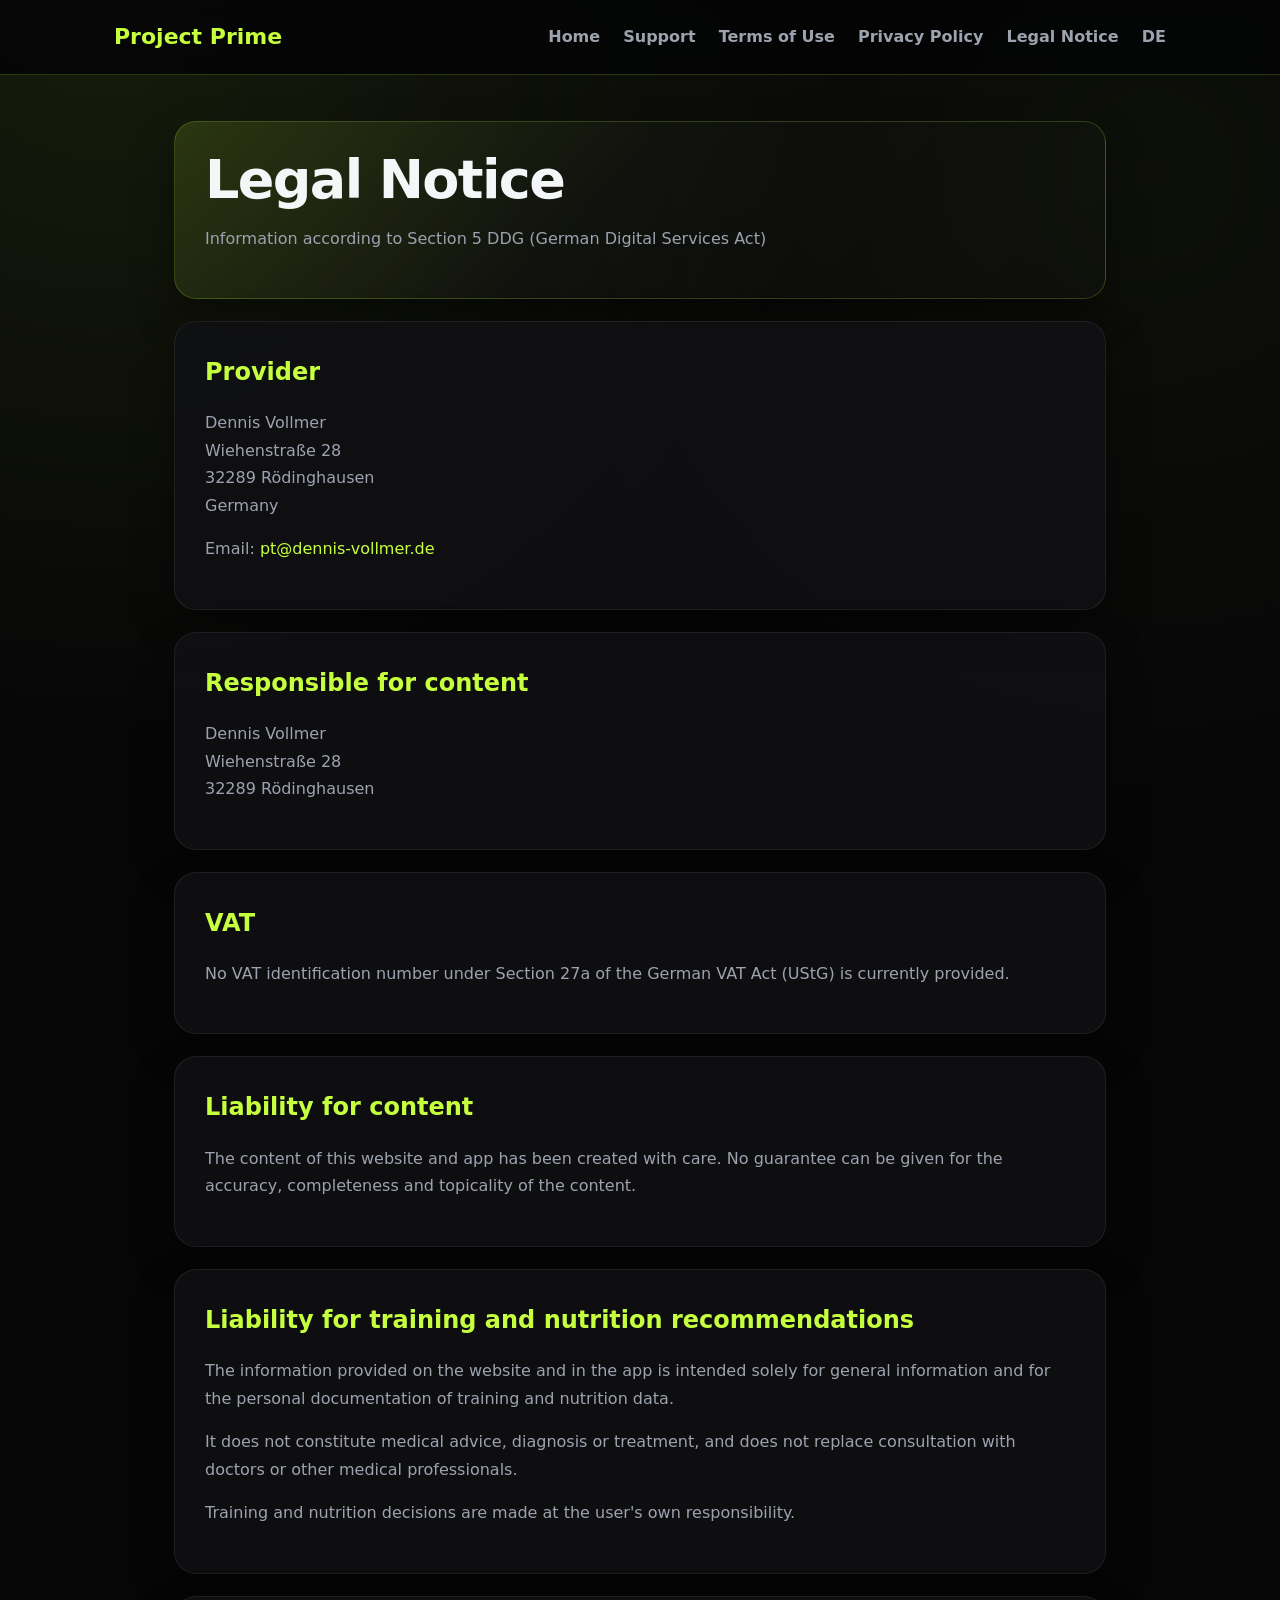
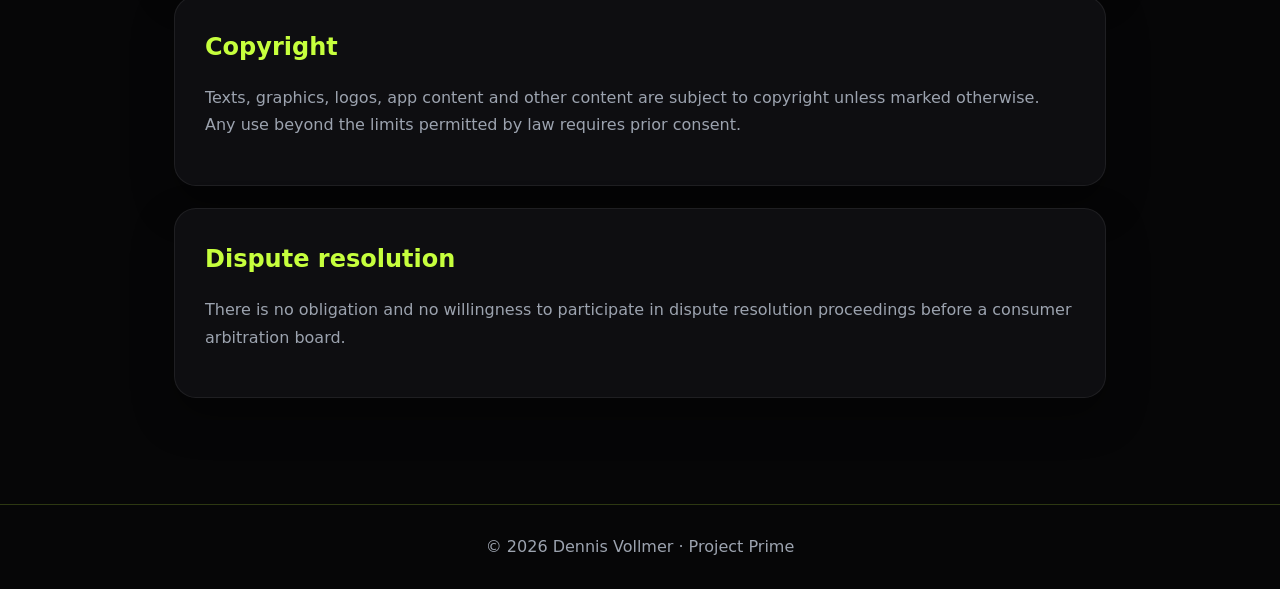
<file: impressum.html>
<!DOCTYPE html>
<html lang="de">
<head>
  <meta charset="UTF-8">
  <script>
  (function () {
    try {
      var MAP = {
        "index.html": "index.html",
        "datenschutz.html": "privacy.html",
        "nutzungsbedingungen.html": "terms.html",
        "impressum.html": "imprint.html",
        "konto-loeschen.html": "delete-account.html",
        "support.html": "support.html"
      };
      var REV = {};
      for (var k in MAP) { REV[MAP[k]] = k; }
      var path = location.pathname;
      var inEn = path.indexOf("/en/") !== -1;
      var file = path.split("/").pop() || "index.html";
      var chosen = null;
      try { chosen = localStorage.getItem("pp_lang"); } catch (e) {}
      var wantEn = chosen ? chosen === "en" : (navigator.language || "de").toLowerCase().indexOf("de") !== 0;
      if (wantEn && !inEn) {
        location.replace("en/" + (MAP[file] || "index.html") + location.search + location.hash);
      } else if (!wantEn && inEn) {
        location.replace("../" + (REV[file] || "index.html") + location.search + location.hash);
      }
    } catch (e) {}
  })();
  </script>
  <meta name="viewport" content="width=device-width, initial-scale=1.0">
  <title>Impressum | Project Prime</title>
  <link rel="alternate" hreflang="de" href="https://REPLACE-WITH-YOUR-DOMAIN/impressum.html">
  <link rel="alternate" hreflang="en" href="https://REPLACE-WITH-YOUR-DOMAIN/en/imprint.html">
  <link rel="alternate" hreflang="x-default" href="https://REPLACE-WITH-YOUR-DOMAIN/impressum.html">
  <style>
    :root{--bg:#060607;--card:#101114;--text:#f5f6f7;--muted:#9ca3af;--accent:#c6ff3d;--accent-ink:#0a0a0b;--border:rgba(198,255,61,.2)}
    *{box-sizing:border-box}
    body{margin:0;font-family:Inter,ui-sans-serif,system-ui,-apple-system,BlinkMacSystemFont,"Segoe UI",sans-serif;background:radial-gradient(circle at 8% 0%,rgba(198,255,61,.09),transparent 30%),radial-gradient(circle at 90% 8%,rgba(198,255,61,.04),transparent 28%),var(--bg);color:var(--text);line-height:1.72}
    header{border-bottom:1px solid var(--border);background:rgba(5,5,6,.92);position:sticky;top:0;backdrop-filter:blur(10px)}
    .nav{max-width:1100px;margin:0 auto;padding:18px 24px;display:flex;justify-content:space-between;gap:16px;align-items:center}
    .brand{font-size:22px;font-weight:900;color:var(--accent)}
    nav a{color:var(--muted);margin-left:18px;text-decoration:none;font-weight:700}
    nav a:hover{color:var(--accent)}
    main{max-width:980px;margin:0 auto;padding:46px 24px 84px}
    .hero,.card{background:rgba(16,17,20,.88);border:1px solid rgba(255,255,255,.07);border-radius:22px;padding:30px;margin-bottom:22px;box-shadow:0 18px 40px rgba(0,0,0,.35)}
    .hero{background:linear-gradient(135deg,rgba(198,255,61,.13),rgba(255,255,255,.025) 45%,rgba(255,255,255,.01));border-color:var(--border)}
    h1{margin:0 0 12px;font-size:clamp(34px,5vw,54px);line-height:1.05;letter-spacing:-.03em}
    h2{color:var(--accent);margin:0 0 10px}
    p,li{color:var(--muted);font-size:16px}
    a{color:var(--accent);text-decoration:none}
    a:hover{text-decoration:underline}
    footer{border-top:1px solid var(--border);color:var(--muted);padding:28px 24px;text-align:center}
    @media(max-width:760px){.nav{display:block}nav{margin-top:12px}nav a{display:inline-block;margin:0 12px 8px 0}.hero,.card{padding:22px}}
  </style>
</head>
<body>
<header>
  <div class="nav">
    <div class="brand">Project Prime</div>
    <nav>
      <a href="index.html">Home</a>
      <a href="support.html">Support</a>
      <a href="nutzungsbedingungen.html">Nutzungsbedingungen</a>
      <a href="datenschutz.html">Datenschutz</a>
      <a href="impressum.html">Impressum</a>
      <a href="en/imprint.html" onclick="try{localStorage.setItem('pp_lang','en')}catch(e){}">EN</a>
    </nav>
  </div>
</header>

<main>
  <section class="hero">
    <h1>Impressum</h1>
    <p>Angaben gemäß § 5 DDG</p>
  </section>

  <section class="card">
    <h2>Anbieter</h2>
    <p>Dennis Vollmer<br>Wiehenstraße 28<br>32289 Rödinghausen<br>Deutschland</p>
    <p>E-Mail: <a href="mailto:pt@dennis-vollmer.de">pt@dennis-vollmer.de</a></p>
  </section>

  <section class="card">
    <h2>Verantwortlich für den Inhalt</h2>
    <p>Dennis Vollmer<br>Wiehenstraße 28<br>32289 Rödinghausen</p>
  </section>

  <section class="card">
    <h2>Umsatzsteuer</h2>
    <p>Es wird derzeit keine Umsatzsteuer-Identifikationsnummer gemäß § 27a UStG angegeben.</p>
  </section>

  <section class="card">
    <h2>Haftung für Inhalte</h2>
    <p>Die Inhalte dieser Website und App wurden mit Sorgfalt erstellt. Für Richtigkeit, Vollständigkeit und Aktualität der Inhalte kann keine Gewähr übernommen werden.</p>
  </section>

  <section class="card">
    <h2>Haftung für Trainings- und Ernährungsempfehlungen</h2>
    <p>Die in Website und App bereitgestellten Informationen dienen ausschließlich der allgemeinen Information sowie der persönlichen Dokumentation von Trainings- und Ernährungsdaten.</p>
    <p>Sie stellen keine medizinische Beratung, Diagnose oder Behandlung dar und ersetzen nicht die Beratung durch Ärztinnen, Ärzte oder andere medizinische Fachkräfte.</p>
    <p>Trainings- und Ernährungsentscheidungen erfolgen auf eigene Verantwortung.</p>
  </section>

  <section class="card">
    <h2>Urheberrecht</h2>
    <p>Texte, Grafiken, Logos, App-Inhalte und sonstige Inhalte unterliegen dem Urheberrecht, soweit nicht anders gekennzeichnet. Eine Nutzung außerhalb gesetzlicher Grenzen ist nur mit vorheriger Zustimmung zulässig.</p>
  </section>

  <section class="card">
    <h2>Streitbeilegung</h2>
    <p>Es besteht keine Verpflichtung und keine Bereitschaft, an Streitbeilegungsverfahren vor einer Verbraucherschlichtungsstelle teilzunehmen.</p>
  </section>
</main>

<footer>
  © 2026 Dennis Vollmer · Project Prime
</footer>
</body>
</html>
</file>
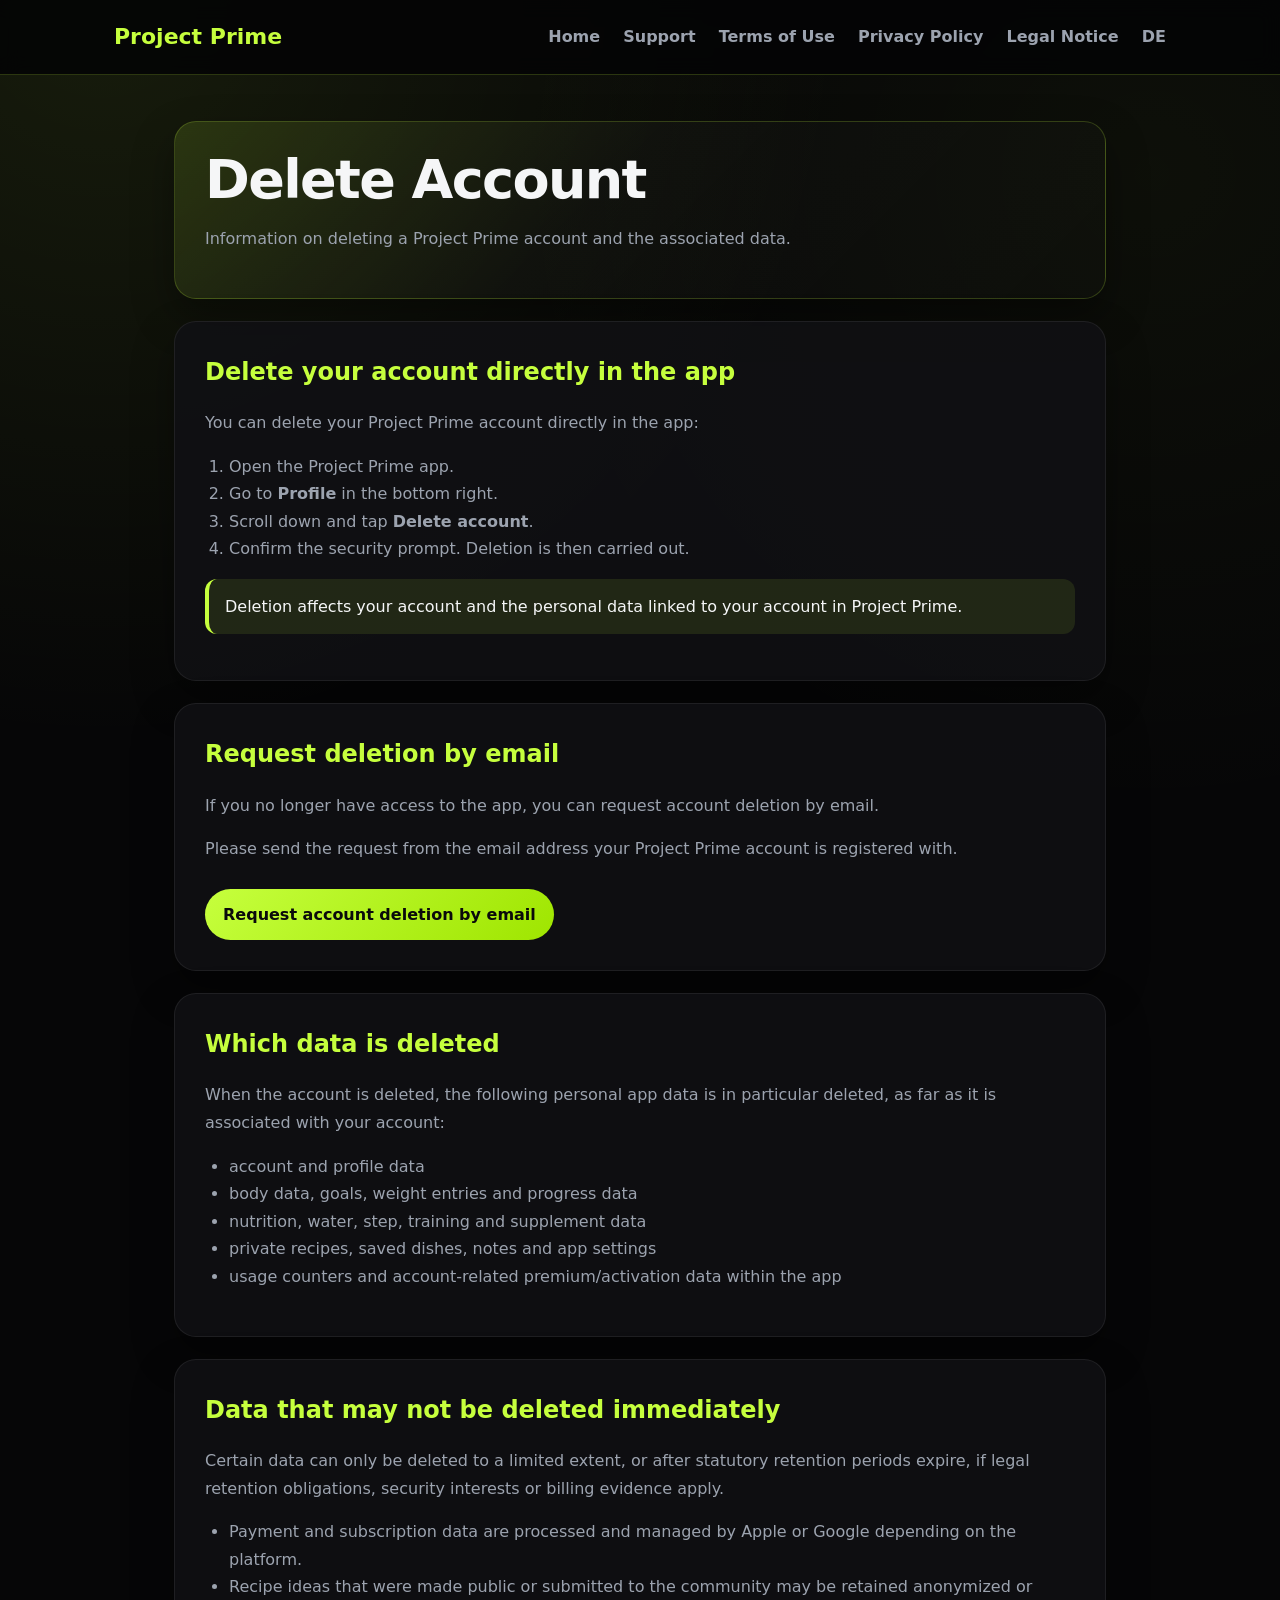
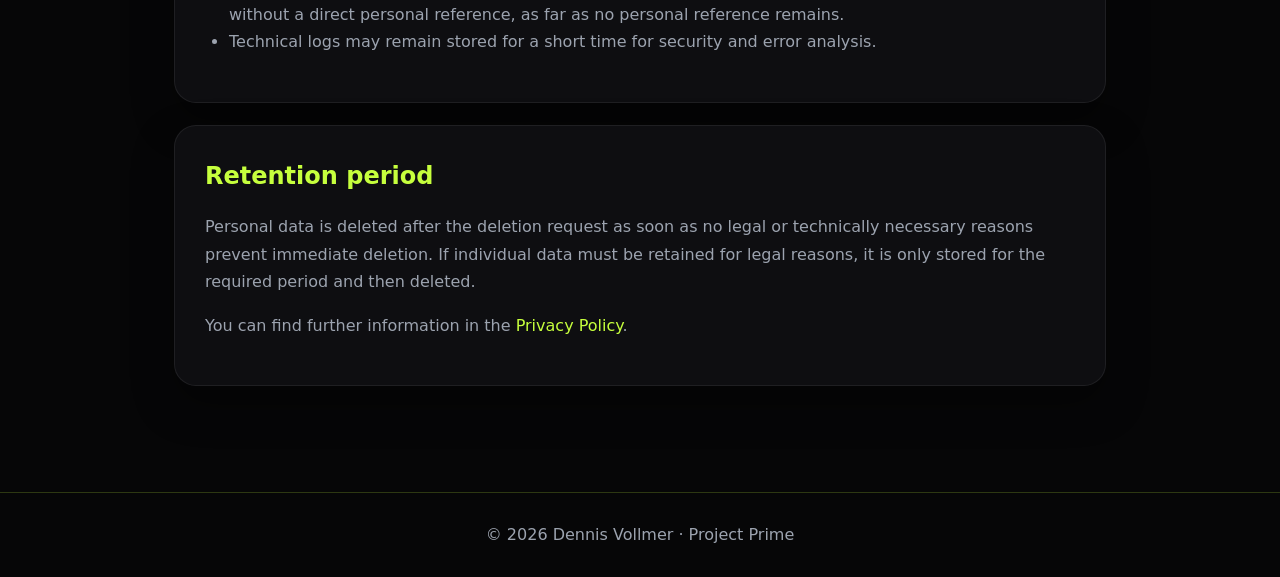
<file: konto-loeschen.html>
<!DOCTYPE html>
<html lang="de">
<head>
  <meta charset="UTF-8">
  <script>
  (function () {
    try {
      var MAP = {
        "index.html": "index.html",
        "datenschutz.html": "privacy.html",
        "nutzungsbedingungen.html": "terms.html",
        "impressum.html": "imprint.html",
        "konto-loeschen.html": "delete-account.html",
        "support.html": "support.html"
      };
      var REV = {};
      for (var k in MAP) { REV[MAP[k]] = k; }
      var path = location.pathname;
      var inEn = path.indexOf("/en/") !== -1;
      var file = path.split("/").pop() || "index.html";
      var chosen = null;
      try { chosen = localStorage.getItem("pp_lang"); } catch (e) {}
      var wantEn = chosen ? chosen === "en" : (navigator.language || "de").toLowerCase().indexOf("de") !== 0;
      if (wantEn && !inEn) {
        location.replace("en/" + (MAP[file] || "index.html") + location.search + location.hash);
      } else if (!wantEn && inEn) {
        location.replace("../" + (REV[file] || "index.html") + location.search + location.hash);
      }
    } catch (e) {}
  })();
  </script>
  <meta name="viewport" content="width=device-width, initial-scale=1.0">
  <title>Konto löschen | Project Prime</title>
  <link rel="alternate" hreflang="de" href="https://REPLACE-WITH-YOUR-DOMAIN/konto-loeschen.html">
  <link rel="alternate" hreflang="en" href="https://REPLACE-WITH-YOUR-DOMAIN/en/delete-account.html">
  <link rel="alternate" hreflang="x-default" href="https://REPLACE-WITH-YOUR-DOMAIN/konto-loeschen.html">
  <style>
    :root{--bg:#060607;--card:#101114;--text:#f5f6f7;--muted:#9ca3af;--accent:#c6ff3d;--accent-ink:#0a0a0b;--border:rgba(198,255,61,.2)}
    *{box-sizing:border-box}
    body{margin:0;font-family:Inter,ui-sans-serif,system-ui,-apple-system,BlinkMacSystemFont,"Segoe UI",sans-serif;background:radial-gradient(circle at 8% 0%,rgba(198,255,61,.09),transparent 30%),radial-gradient(circle at 90% 8%,rgba(198,255,61,.04),transparent 28%),var(--bg);color:var(--text);line-height:1.72}
    header{border-bottom:1px solid var(--border);background:rgba(5,5,6,.92);position:sticky;top:0;backdrop-filter:blur(10px)}
    .nav{max-width:1100px;margin:0 auto;padding:18px 24px;display:flex;justify-content:space-between;gap:16px;align-items:center}
    .brand{font-size:22px;font-weight:900;color:var(--accent)}
    nav a{color:var(--muted);margin-left:18px;text-decoration:none;font-weight:700}
    nav a:hover{color:var(--accent)}
    main{max-width:980px;margin:0 auto;padding:46px 24px 84px}
    .hero,.card{background:rgba(16,17,20,.88);border:1px solid rgba(255,255,255,.07);border-radius:22px;padding:30px;margin-bottom:22px;box-shadow:0 18px 40px rgba(0,0,0,.35)}
    .hero{background:linear-gradient(135deg,rgba(198,255,61,.13),rgba(255,255,255,.025) 45%,rgba(255,255,255,.01));border-color:var(--border)}
    h1{margin:0 0 12px;font-size:clamp(34px,5vw,54px);line-height:1.05;letter-spacing:-.03em}
    h2{color:var(--accent);margin:0 0 10px}
    p,li{color:var(--muted);font-size:16px}
    a{color:var(--accent);text-decoration:none}
    a:hover{text-decoration:underline}
    ol,ul{padding-left:24px}
    .button{display:inline-block;margin-top:10px;padding:12px 18px;border-radius:999px;background:linear-gradient(135deg,var(--accent),#9fe500);color:var(--accent-ink);font-weight:900;text-decoration:none;transition:transform .16s ease}
    .button:hover{transform:translateY(-2px)}
    .notice{border-left:4px solid var(--accent);padding:14px 16px;background:rgba(198,255,61,.1);border-radius:12px;color:var(--text)}
    footer{border-top:1px solid var(--border);color:var(--muted);padding:28px 24px;text-align:center}
    @media(max-width:760px){.nav{display:block}nav{margin-top:12px}nav a{display:inline-block;margin:0 12px 8px 0}.hero,.card{padding:22px}}
  </style>
</head>
<body>
<header>
  <div class="nav">
    <div class="brand">Project Prime</div>
    <nav>
      <a href="index.html">Home</a>
      <a href="support.html">Support</a>
      <a href="nutzungsbedingungen.html">Nutzungsbedingungen</a>
      <a href="datenschutz.html">Datenschutz</a>
      <a href="impressum.html">Impressum</a>
      <a href="en/delete-account.html" onclick="try{localStorage.setItem('pp_lang','en')}catch(e){}">EN</a>
    </nav>
  </div>
</header>

<main>
  <section class="hero">
    <h1>Konto löschen</h1>
    <p>Informationen zur Löschung eines Project Prime Kontos und der zugehörigen Daten.</p>
  </section>

  <section class="card">
    <h2>Account direkt in der App löschen</h2>
    <p>Du kannst dein Project Prime Konto direkt in der App löschen:</p>
    <ol>
      <li>Öffne die Project Prime App.</li>
      <li>Gehe unten rechts auf <strong>Profil</strong>.</li>
      <li>Scrolle nach unten und tippe auf <strong>Account löschen</strong>.</li>
      <li>Bestätige die Sicherheitsabfrage. Danach wird die Löschung ausgeführt.</li>
    </ol>
    <p class="notice">Die Löschung betrifft dein Konto und die personenbezogenen Daten, die mit deinem Konto in Project Prime verbunden sind.</p>
  </section>

  <section class="card">
    <h2>Löschung per E-Mail anfordern</h2>
    <p>Falls du keinen Zugriff mehr auf die App hast, kannst du die Kontolöschung per E-Mail anfordern.</p>
    <p>Sende die Anfrage bitte von der E-Mail-Adresse, mit der dein Project Prime Konto registriert ist.</p>
    <a class="button" href="mailto:pt@dennis-vollmer.de?subject=Project%20Prime%20Konto%20loeschen">Kontolöschung per E-Mail anfordern</a>
  </section>

  <section class="card">
    <h2>Welche Daten gelöscht werden</h2>
    <p>Bei der Kontolöschung werden insbesondere folgende personenbezogene App-Daten gelöscht, soweit sie deinem Konto zugeordnet sind:</p>
    <ul>
      <li>Account- und Profildaten</li>
      <li>Körperdaten, Ziele, Gewichtseinträge und Fortschrittsdaten</li>
      <li>Ernährungs-, Wasser-, Schritt-, Trainings- und Supplementdaten</li>
      <li>private Rezepte, gespeicherte Speisen, Notizen und App-Einstellungen</li>
      <li>Nutzungszähler und kontobezogene Premium-/Freischaltungsdaten innerhalb der App</li>
    </ul>
  </section>

  <section class="card">
    <h2>Daten, die ggf. nicht sofort gelöscht werden</h2>
    <p>Bestimmte Daten können nur eingeschränkt oder nach Ablauf gesetzlicher Fristen gelöscht werden, wenn gesetzliche Aufbewahrungspflichten, Sicherheitsinteressen oder Abrechnungsnachweise bestehen.</p>
    <ul>
      <li>Zahlungs- und Abo-Daten werden je nach Plattform durch Apple oder Google verarbeitet und verwaltet.</li>
      <li>Öffentliche oder zur Community eingereichte Rezeptideen können anonymisiert oder ohne direkten Personenbezug erhalten bleiben, sofern kein Personenbezug mehr besteht.</li>
      <li>Technische Protokolle können für kurze Zeit zur Sicherheit und Fehleranalyse gespeichert bleiben.</li>
    </ul>
  </section>

  <section class="card">
    <h2>Aufbewahrungsdauer</h2>
    <p>Personenbezogene Daten werden nach der Löschanfrage gelöscht, sobald keine gesetzlichen oder technisch notwendigen Gründe einer sofortigen Löschung entgegenstehen. Falls einzelne Daten aus rechtlichen Gründen aufbewahrt werden müssen, werden sie nur für den erforderlichen Zeitraum gespeichert und danach gelöscht.</p>
    <p>Weitere Informationen findest du in der <a href="datenschutz.html">Datenschutzerklärung</a>.</p>
  </section>
</main>

<footer>
  © 2026 Dennis Vollmer · Project Prime
</footer>
</body>
</html>
</file>
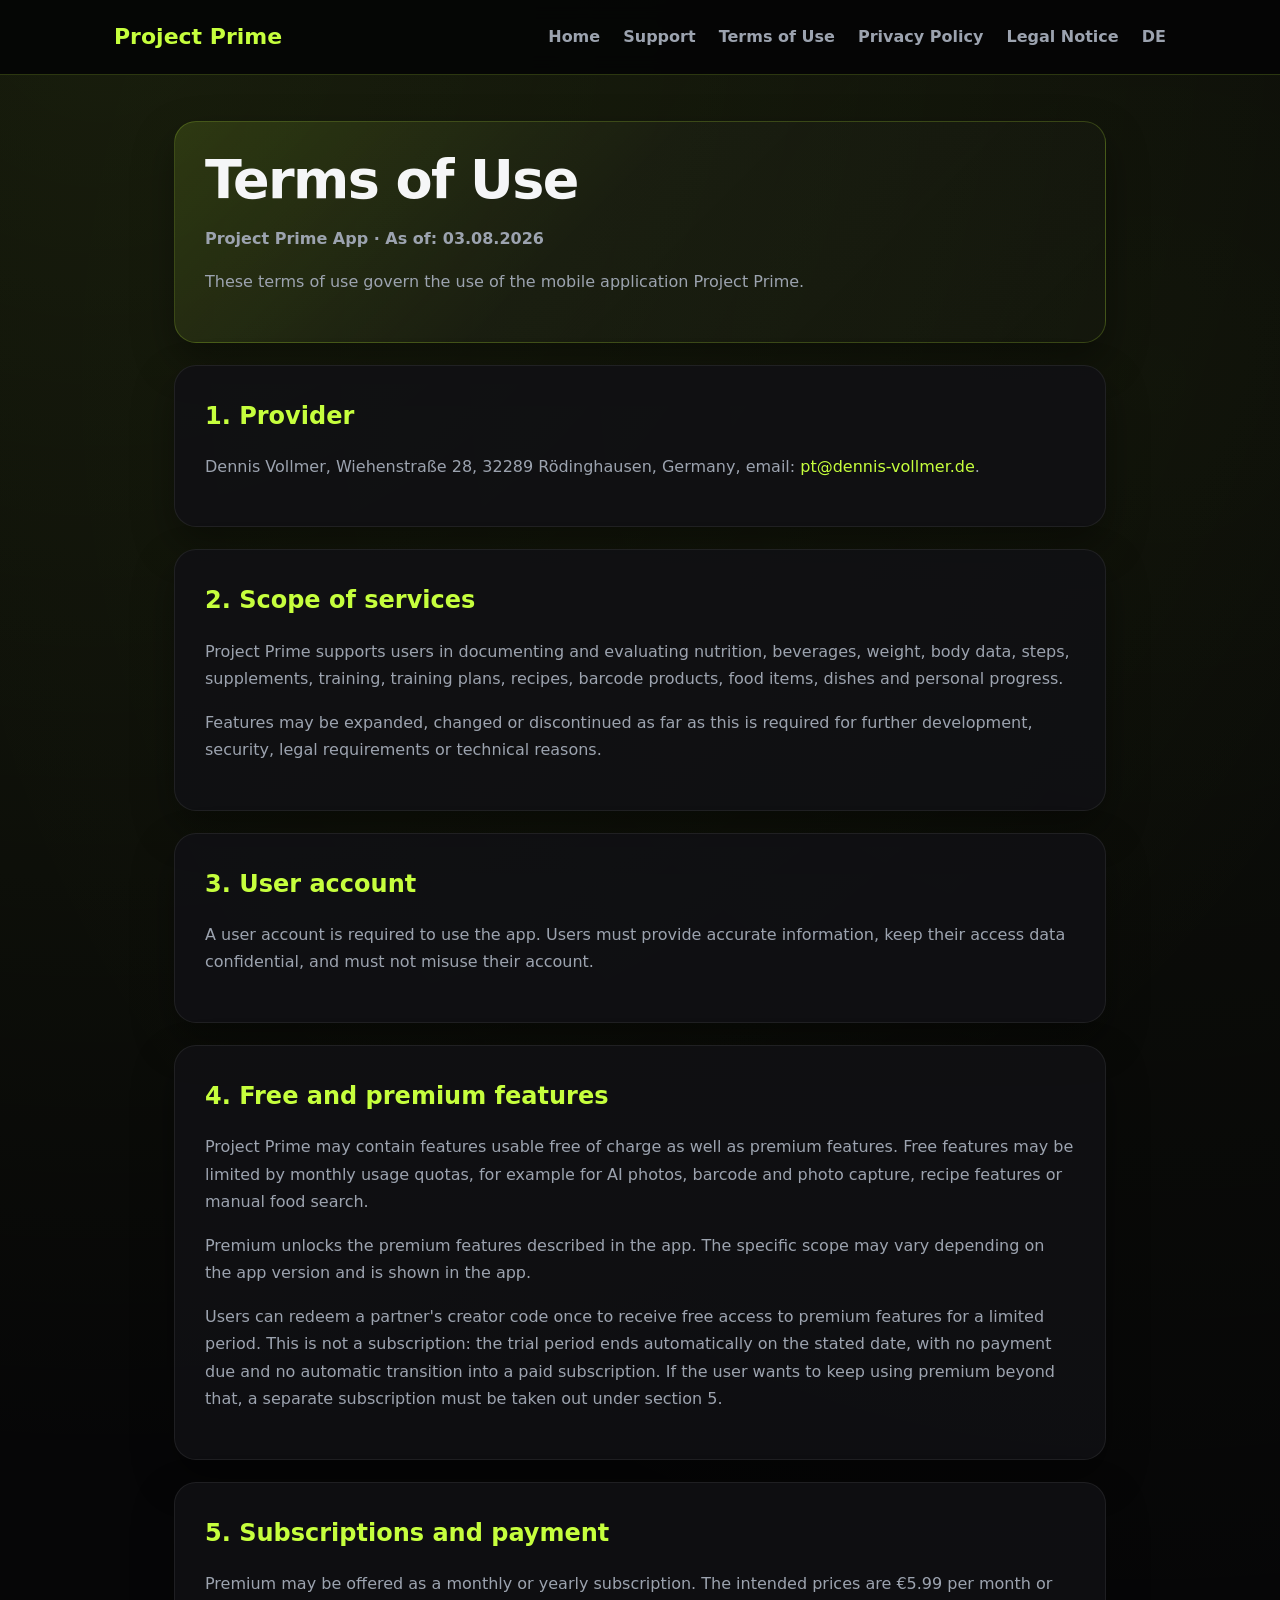
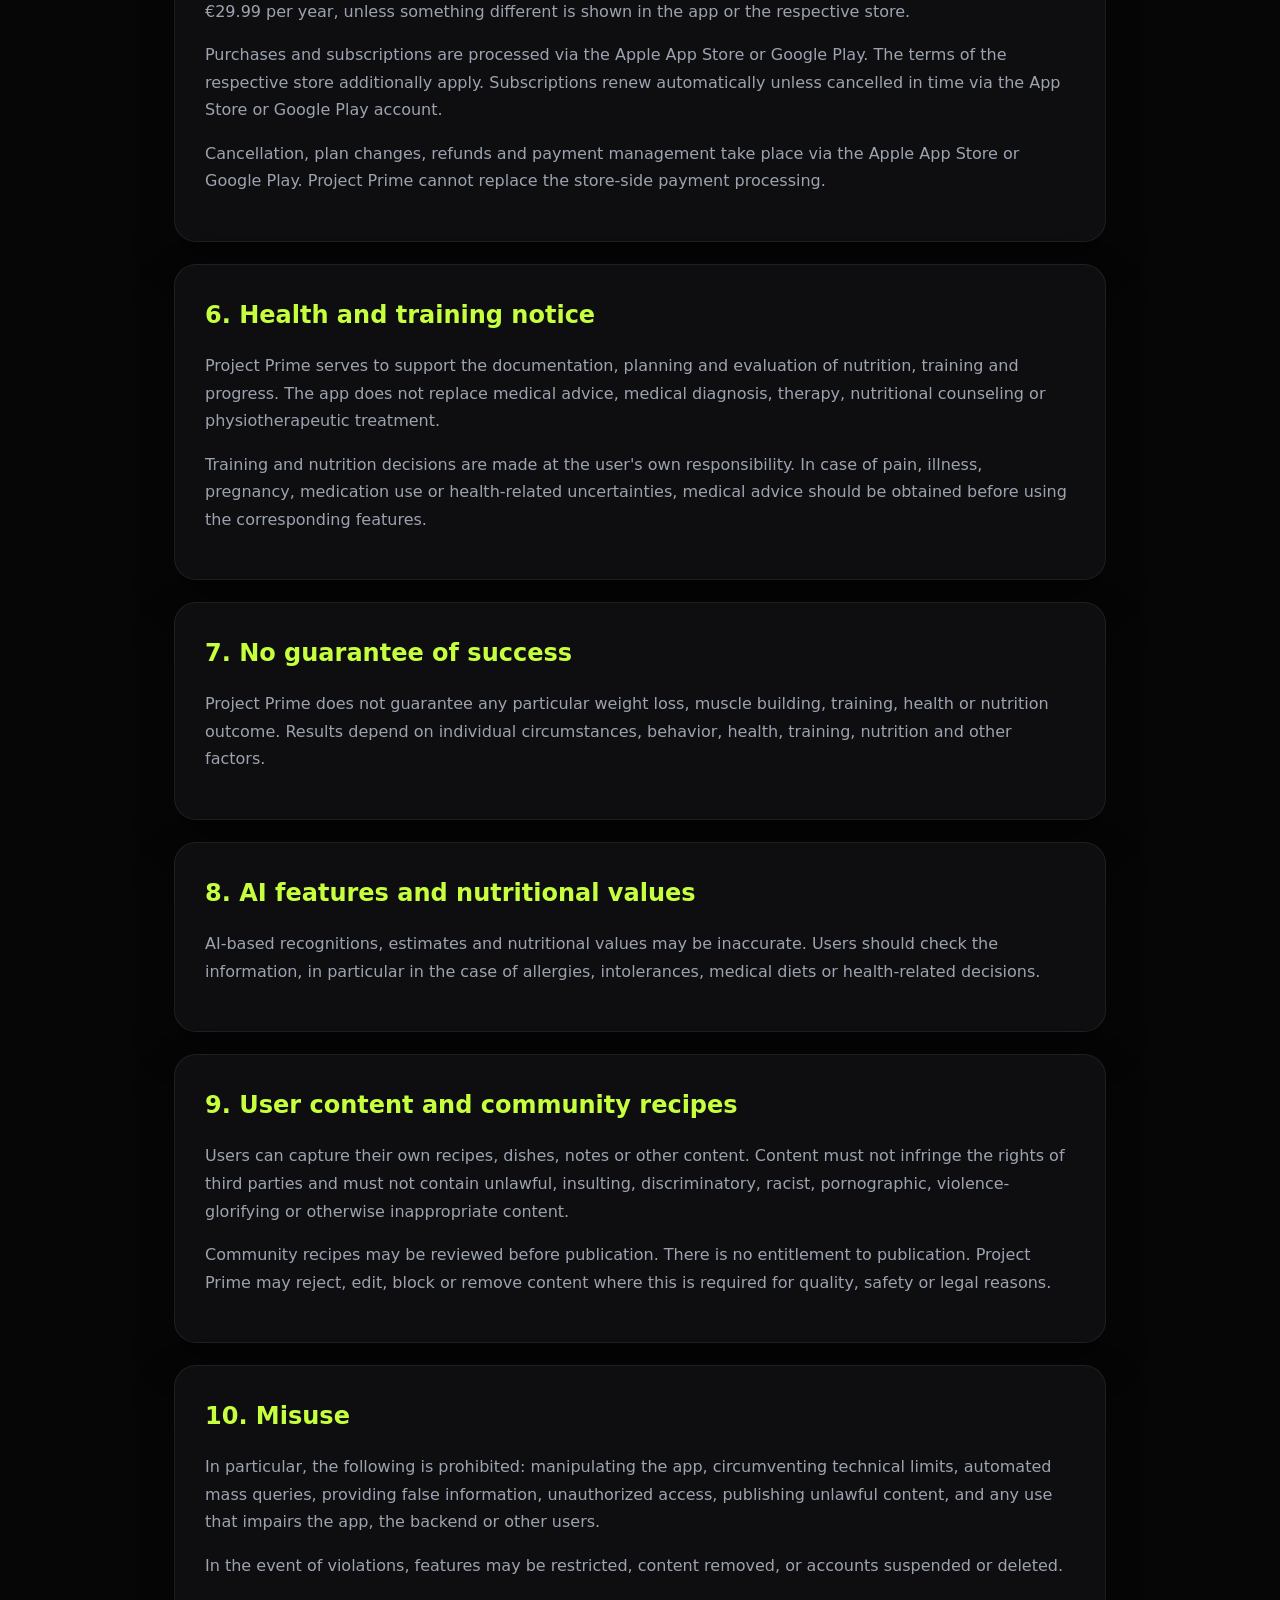
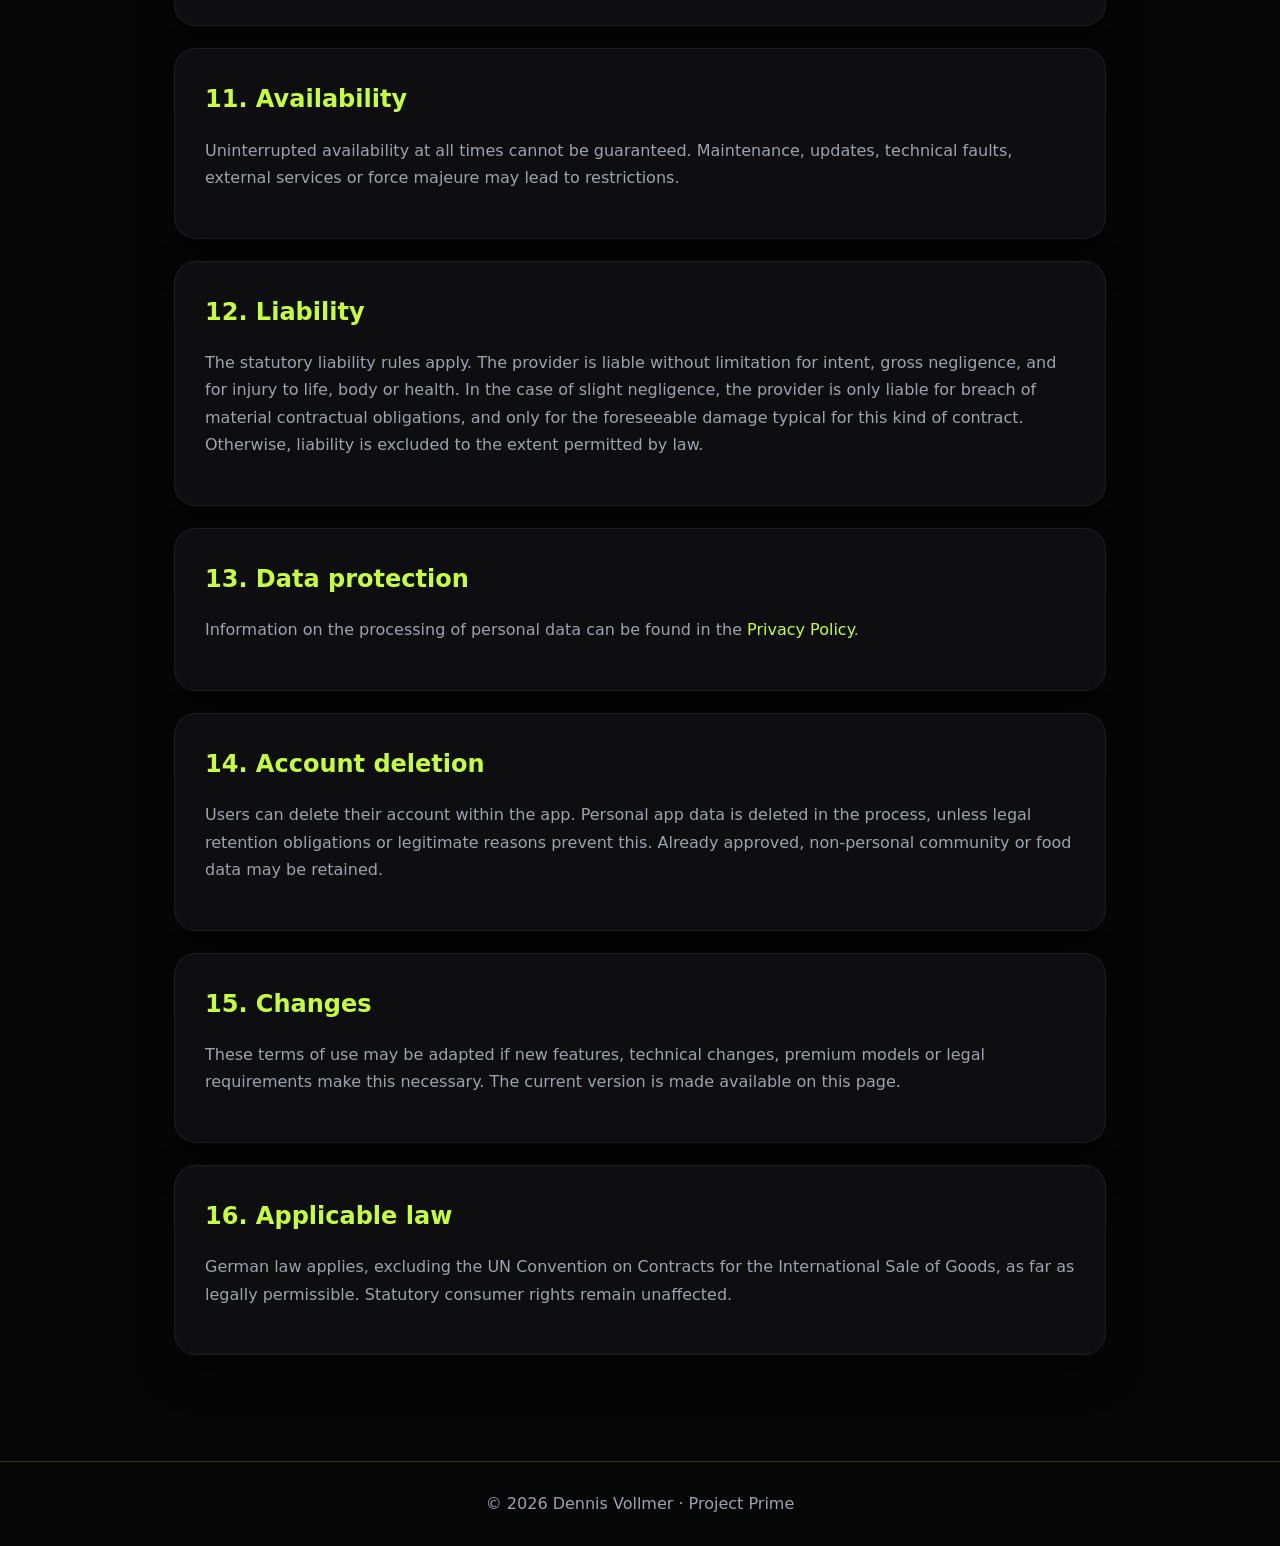
<file: nutzungsbedingungen.html>
<!DOCTYPE html>
<html lang="de">
<head>
  <meta charset="UTF-8">
  <script>
  (function () {
    try {
      var MAP = {
        "index.html": "index.html",
        "datenschutz.html": "privacy.html",
        "nutzungsbedingungen.html": "terms.html",
        "impressum.html": "imprint.html",
        "konto-loeschen.html": "delete-account.html",
        "support.html": "support.html"
      };
      var REV = {};
      for (var k in MAP) { REV[MAP[k]] = k; }
      var path = location.pathname;
      var inEn = path.indexOf("/en/") !== -1;
      var file = path.split("/").pop() || "index.html";
      var chosen = null;
      try { chosen = localStorage.getItem("pp_lang"); } catch (e) {}
      var wantEn = chosen ? chosen === "en" : (navigator.language || "de").toLowerCase().indexOf("de") !== 0;
      if (wantEn && !inEn) {
        location.replace("en/" + (MAP[file] || "index.html") + location.search + location.hash);
      } else if (!wantEn && inEn) {
        location.replace("../" + (REV[file] || "index.html") + location.search + location.hash);
      }
    } catch (e) {}
  })();
  </script>
  <meta name="viewport" content="width=device-width, initial-scale=1.0">
  <title>Nutzungsbedingungen | Project Prime</title>
  <link rel="alternate" hreflang="de" href="https://REPLACE-WITH-YOUR-DOMAIN/nutzungsbedingungen.html">
  <link rel="alternate" hreflang="en" href="https://REPLACE-WITH-YOUR-DOMAIN/en/terms.html">
  <link rel="alternate" hreflang="x-default" href="https://REPLACE-WITH-YOUR-DOMAIN/nutzungsbedingungen.html">
  <style>
    :root{--bg:#060607;--card:#101114;--text:#f5f6f7;--muted:#9ca3af;--accent:#c6ff3d;--accent-ink:#0a0a0b;--border:rgba(198,255,61,.2)}
    *{box-sizing:border-box}
    body{margin:0;font-family:Inter,ui-sans-serif,system-ui,-apple-system,BlinkMacSystemFont,"Segoe UI",sans-serif;background:radial-gradient(circle at 8% 0%,rgba(198,255,61,.09),transparent 30%),radial-gradient(circle at 90% 8%,rgba(198,255,61,.04),transparent 28%),var(--bg);color:var(--text);line-height:1.72}
    header{border-bottom:1px solid var(--border);background:rgba(5,5,6,.92);position:sticky;top:0;backdrop-filter:blur(10px);z-index:2}
    .nav{max-width:1100px;margin:0 auto;padding:18px 24px;display:flex;justify-content:space-between;gap:16px;align-items:center}
    .brand{font-size:22px;font-weight:900;color:var(--accent)}
    nav a{color:var(--muted);margin-left:18px;text-decoration:none;font-weight:700}
    nav a:hover{color:var(--accent)}
    main{max-width:980px;margin:0 auto;padding:46px 24px 84px}
    .hero,.card{background:rgba(16,17,20,.88);border:1px solid rgba(255,255,255,.07);border-radius:22px;padding:30px;margin-bottom:22px;box-shadow:0 18px 40px rgba(0,0,0,.35)}
    .hero{background:linear-gradient(135deg,rgba(198,255,61,.13),rgba(255,255,255,.025) 45%,rgba(255,255,255,.01));border-color:var(--border)}
    h1{margin:0 0 12px;font-size:clamp(34px,5vw,54px);line-height:1.05;letter-spacing:-.03em}
    h2{color:var(--accent);margin:0 0 10px}
    p,li{color:var(--muted);font-size:16px}
    a{color:var(--accent);text-decoration:none}
    a:hover{text-decoration:underline}
    ul{padding-left:24px}
    .meta{color:var(--muted);font-weight:700}
    footer{border-top:1px solid var(--border);color:var(--muted);padding:28px 24px;text-align:center}
    @media(max-width:760px){.nav{display:block}nav{margin-top:12px}nav a{display:inline-block;margin:0 12px 8px 0}.hero,.card{padding:22px}}
  </style>
</head>
<body>
<header>
  <div class="nav">
    <div class="brand">Project Prime</div>
    <nav>
      <a href="index.html">Home</a>
      <a href="support.html">Support</a>
      <a href="nutzungsbedingungen.html">Nutzungsbedingungen</a>
      <a href="datenschutz.html">Datenschutz</a>
      <a href="impressum.html">Impressum</a>
      <a href="en/terms.html" onclick="try{localStorage.setItem('pp_lang','en')}catch(e){}">EN</a>
    </nav>
  </div>
</header>

<main>
  <section class="hero">
    <h1>Nutzungsbedingungen</h1>
    <p class="meta">Project Prime App · Stand: 03.08.2026</p>
    <p>Diese Nutzungsbedingungen regeln die Nutzung der mobilen Anwendung Project Prime.</p>
  </section>

  <section class="card">
    <h2>1. Anbieter</h2>
    <p>Dennis Vollmer, Wiehenstraße 28, 32289 Rödinghausen, E-Mail: <a href="mailto:pt@dennis-vollmer.de">pt@dennis-vollmer.de</a>.</p>
  </section>

  <section class="card">
    <h2>2. Leistungsumfang</h2>
    <p>Project Prime unterstützt Nutzer bei der Dokumentation und Auswertung von Ernährung, Getränken, Gewicht, Körperdaten, Schritten, Supplements, Training, Trainingsplänen, Rezepten, Barcode-Produkten, Lebensmitteln, Gerichten und persönlichen Fortschritten.</p>
    <p>Funktionen können erweitert, geändert oder eingestellt werden, soweit dies für Weiterentwicklung, Sicherheit, rechtliche Anforderungen oder technische Gründe erforderlich ist.</p>
  </section>

  <section class="card">
    <h2>3. Benutzerkonto</h2>
    <p>Für die Nutzung ist ein Benutzerkonto erforderlich. Nutzer müssen richtige Angaben machen, Zugangsdaten vertraulich behandeln und dürfen ihr Konto nicht missbräuchlich verwenden.</p>
  </section>

  <section class="card">
    <h2>4. Free- und Premium-Funktionen</h2>
    <p>Project Prime kann kostenlos nutzbare Funktionen und Premium-Funktionen enthalten. Kostenlose Funktionen können durch monatliche Nutzungskontingente begrenzt sein, zum Beispiel bei KI-Fotos, Barcode- und Fotoerfassung, Rezeptfunktionen oder manueller Lebensmittelsuche.</p>
    <p>Premium schaltet die in der App beschriebenen Premium-Funktionen frei. Der konkrete Umfang kann je nach App-Version variieren und wird in der App angezeigt.</p>
    <p>Nutzer können einmalig einen Creator-Code eines Kooperationspartners einlösen und erhalten dadurch für einen begrenzten Zeitraum kostenlosen Zugang zu Premium-Funktionen. Es handelt sich dabei nicht um ein Abonnement: Der Testzeitraum endet automatisch zum angegebenen Datum, ohne dass eine Zahlung fällig wird oder sich automatisch ein kostenpflichtiges Abonnement anschließt. Möchte der Nutzer Premium darüber hinaus weiter nutzen, ist ein separater Abschluss eines Abonnements gemäß Ziffer 5 erforderlich.</p>
  </section>

  <section class="card">
    <h2>5. Abonnements und Zahlung</h2>
    <p>Premium kann als monatliches oder jährliches Abonnement angeboten werden. Vorgesehene Preise sind 5,99 € pro Monat oder 29,99 € pro Jahr, soweit in der App oder im jeweiligen Store nichts Abweichendes angezeigt wird.</p>
    <p>Käufe und Abonnements werden über Apple App Store oder Google Play abgewickelt. Es gelten zusätzlich die Bedingungen des jeweiligen Stores. Abonnements verlängern sich automatisch, sofern sie nicht rechtzeitig über das App-Store- oder Google-Play-Konto gekündigt werden.</p>
    <p>Kündigung, Planwechsel, Rückerstattung und Zahlungsverwaltung erfolgen über Apple App Store oder Google Play. Project Prime kann die storeseitige Zahlungsabwicklung nicht ersetzen.</p>
  </section>

  <section class="card">
    <h2>6. Gesundheits- und Trainingshinweis</h2>
    <p>Project Prime dient der Unterstützung bei Dokumentation, Planung und Auswertung von Ernährung, Training und Fortschritt. Die App ersetzt keine ärztliche Beratung, medizinische Diagnose, Therapie, Ernährungsberatung oder physiotherapeutische Behandlung.</p>
    <p>Trainings- und Ernährungsentscheidungen erfolgen eigenverantwortlich. Bei Schmerzen, Erkrankungen, Schwangerschaft, Medikamenteneinnahme oder gesundheitlichen Unsicherheiten sollte vor Nutzung entsprechender Funktionen medizinischer Rat eingeholt werden.</p>
  </section>

  <section class="card">
    <h2>7. Keine Erfolgsgarantie</h2>
    <p>Project Prime garantiert keinen bestimmten Abnehm-, Muskelaufbau-, Trainings-, Gesundheits- oder Ernährungserfolg. Ergebnisse hängen von individuellen Voraussetzungen, Verhalten, Gesundheit, Training, Ernährung und weiteren Faktoren ab.</p>
  </section>

  <section class="card">
    <h2>8. KI-Funktionen und Nährwerte</h2>
    <p>KI-gestützte Erkennungen, Schätzungen und Nährwerte können ungenau sein. Nutzer sollten Angaben prüfen, insbesondere bei Allergien, Unverträglichkeiten, medizinischen Diäten oder gesundheitsrelevanten Entscheidungen.</p>
  </section>

  <section class="card">
    <h2>9. Nutzerinhalte und Community-Rezepte</h2>
    <p>Nutzer können eigene Rezepte, Speisen, Notizen oder sonstige Inhalte erfassen. Inhalte dürfen keine Rechte Dritter verletzen und keine rechtswidrigen, beleidigenden, diskriminierenden, rassistischen, pornografischen, gewaltverherrlichenden oder sonst unangemessenen Inhalte enthalten.</p>
    <p>Community-Rezepte können vor Veröffentlichung geprüft werden. Es besteht kein Anspruch auf Veröffentlichung. Project Prime kann Inhalte ablehnen, bearbeiten, sperren oder entfernen, wenn dies für Qualität, Sicherheit oder rechtliche Gründe erforderlich ist.</p>
  </section>

  <section class="card">
    <h2>10. Missbrauch</h2>
    <p>Untersagt sind insbesondere Manipulation der App, Umgehung technischer Begrenzungen, automatisierte Massenabfragen, falsche Angaben, unberechtigter Zugriff, Veröffentlichung rechtswidriger Inhalte und jede Nutzung, die App, Backend oder andere Nutzer beeinträchtigt.</p>
    <p>Bei Verstößen können Funktionen eingeschränkt, Inhalte entfernt oder Konten gesperrt beziehungsweise gelöscht werden.</p>
  </section>

  <section class="card">
    <h2>11. Verfügbarkeit</h2>
    <p>Eine jederzeit unterbrechungsfreie Verfügbarkeit kann nicht gewährleistet werden. Wartung, Updates, technische Störungen, externe Dienste oder höhere Gewalt können zu Einschränkungen führen.</p>
  </section>

  <section class="card">
    <h2>12. Haftung</h2>
    <p>Es gelten die gesetzlichen Haftungsregelungen. Der Anbieter haftet unbeschränkt bei Vorsatz, grober Fahrlässigkeit sowie bei Verletzung von Leben, Körper oder Gesundheit. Bei leichter Fahrlässigkeit haftet der Anbieter nur bei Verletzung wesentlicher Vertragspflichten und nur für den vorhersehbaren, vertragstypischen Schaden. Im Übrigen ist die Haftung ausgeschlossen, soweit gesetzlich zulässig.</p>
  </section>

  <section class="card">
    <h2>13. Datenschutz</h2>
    <p>Informationen zur Verarbeitung personenbezogener Daten stehen in der <a href="datenschutz.html">Datenschutzerklärung</a>.</p>
  </section>

  <section class="card">
    <h2>14. Kontolöschung</h2>
    <p>Nutzer können ihr Konto innerhalb der App löschen. Personenbezogene App-Daten werden dabei gelöscht, soweit keine gesetzlichen Aufbewahrungspflichten oder berechtigten Gründe entgegenstehen. Bereits freigegebene, nicht personenbezogene Community- oder Lebensmitteldaten können erhalten bleiben.</p>
  </section>

  <section class="card">
    <h2>15. Änderungen</h2>
    <p>Diese Nutzungsbedingungen können angepasst werden, wenn neue Funktionen, technische Änderungen, Premium-Modelle oder rechtliche Anforderungen dies erforderlich machen. Die aktuelle Version wird auf dieser Seite bereitgestellt.</p>
  </section>

  <section class="card">
    <h2>16. Anwendbares Recht</h2>
    <p>Es gilt deutsches Recht unter Ausschluss des UN-Kaufrechts, soweit gesetzlich zulässig. Gesetzliche Verbraucherrechte bleiben unberührt.</p>
  </section>
</main>

<footer>
  © 2026 Dennis Vollmer · Project Prime
</footer>
</body>
</html>
</file>
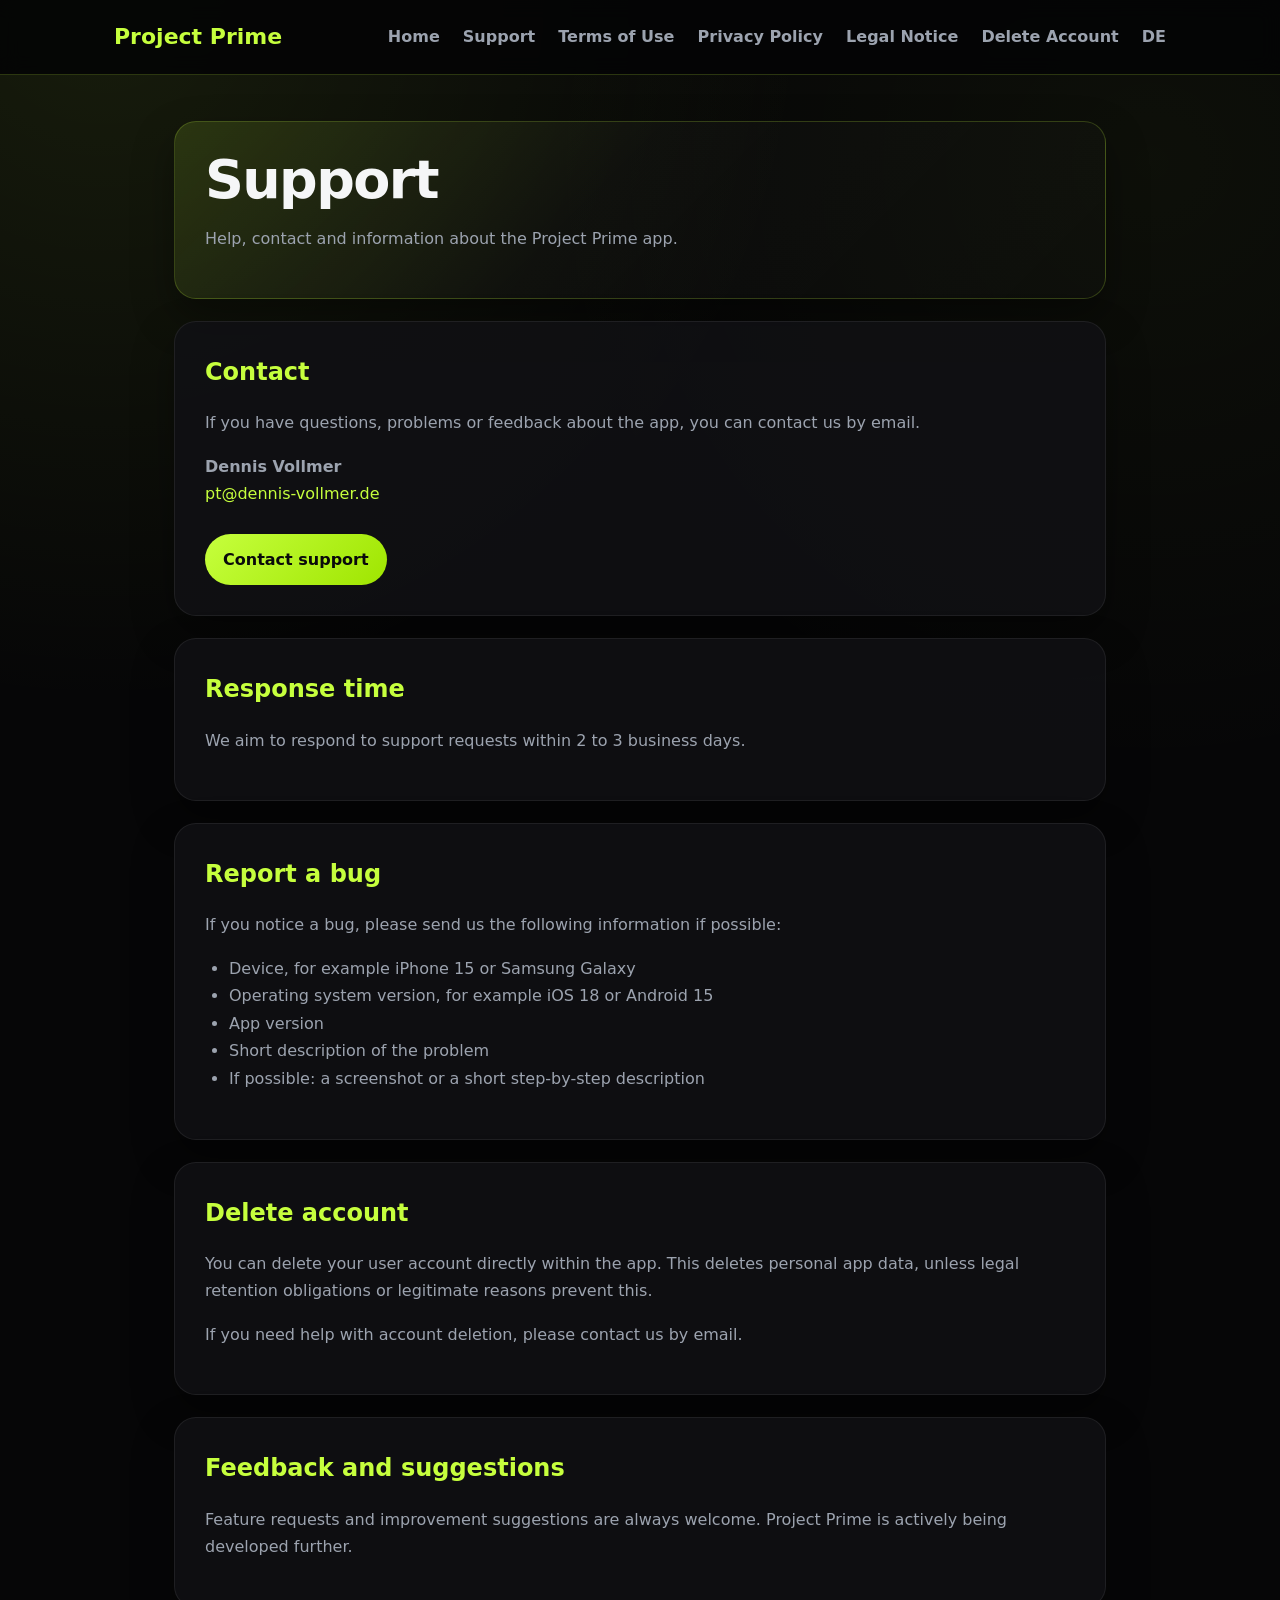
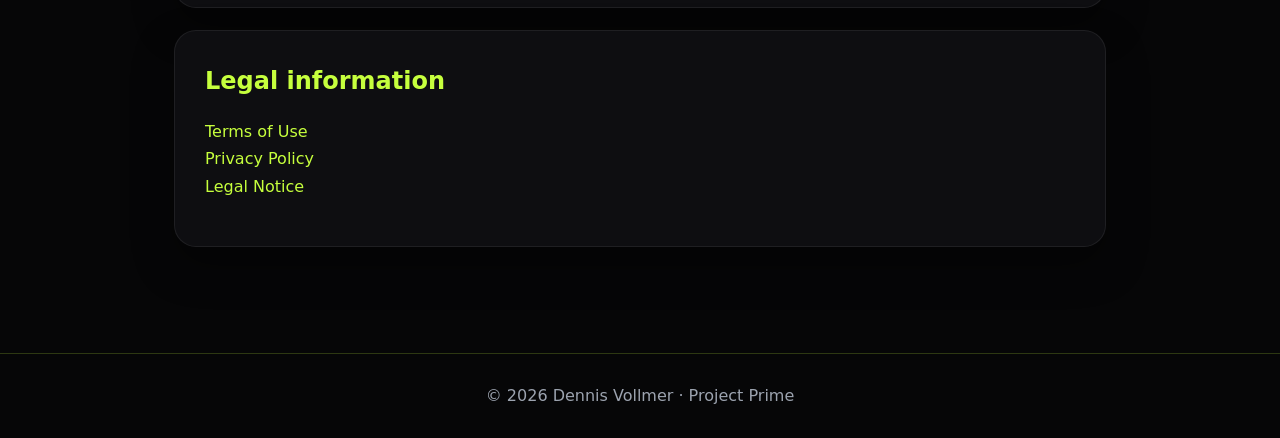
<file: support.html>
<!DOCTYPE html>
<html lang="de">
<head>
  <meta charset="UTF-8">
  <script>
  (function () {
    try {
      var MAP = {
        "index.html": "index.html",
        "datenschutz.html": "privacy.html",
        "nutzungsbedingungen.html": "terms.html",
        "impressum.html": "imprint.html",
        "konto-loeschen.html": "delete-account.html",
        "support.html": "support.html"
      };
      var REV = {};
      for (var k in MAP) { REV[MAP[k]] = k; }
      var path = location.pathname;
      var inEn = path.indexOf("/en/") !== -1;
      var file = path.split("/").pop() || "index.html";
      var chosen = null;
      try { chosen = localStorage.getItem("pp_lang"); } catch (e) {}
      var wantEn = chosen ? chosen === "en" : (navigator.language || "de").toLowerCase().indexOf("de") !== 0;
      if (wantEn && !inEn) {
        location.replace("en/" + (MAP[file] || "index.html") + location.search + location.hash);
      } else if (!wantEn && inEn) {
        location.replace("../" + (REV[file] || "index.html") + location.search + location.hash);
      }
    } catch (e) {}
  })();
  </script>
  <meta name="viewport" content="width=device-width, initial-scale=1.0">
  <title>Support | Project Prime</title>
  <link rel="alternate" hreflang="de" href="https://REPLACE-WITH-YOUR-DOMAIN/support.html">
  <link rel="alternate" hreflang="en" href="https://REPLACE-WITH-YOUR-DOMAIN/en/support.html">
  <link rel="alternate" hreflang="x-default" href="https://REPLACE-WITH-YOUR-DOMAIN/support.html">
  <style>
    :root{--bg:#060607;--card:#101114;--text:#f5f6f7;--muted:#9ca3af;--accent:#c6ff3d;--accent-ink:#0a0a0b;--border:rgba(198,255,61,.2)}
    *{box-sizing:border-box}
    body{margin:0;font-family:Inter,ui-sans-serif,system-ui,-apple-system,BlinkMacSystemFont,"Segoe UI",sans-serif;background:radial-gradient(circle at 8% 0%,rgba(198,255,61,.09),transparent 30%),radial-gradient(circle at 90% 8%,rgba(198,255,61,.04),transparent 28%),var(--bg);color:var(--text);line-height:1.72}
    header{border-bottom:1px solid var(--border);background:rgba(5,5,6,.92);position:sticky;top:0;backdrop-filter:blur(10px)}
    .nav{max-width:1100px;margin:0 auto;padding:18px 24px;display:flex;justify-content:space-between;gap:16px;align-items:center}
    .brand{font-size:22px;font-weight:900;color:var(--accent)}
    nav a{color:var(--muted);margin-left:18px;text-decoration:none;font-weight:700}
    nav a:hover{color:var(--accent)}
    main{max-width:980px;margin:0 auto;padding:46px 24px 84px}
    .hero,.card{background:rgba(16,17,20,.88);border:1px solid rgba(255,255,255,.07);border-radius:22px;padding:30px;margin-bottom:22px;box-shadow:0 18px 40px rgba(0,0,0,.35)}
    .hero{background:linear-gradient(135deg,rgba(198,255,61,.13),rgba(255,255,255,.025) 45%,rgba(255,255,255,.01));border-color:var(--border)}
    h1{margin:0 0 12px;font-size:clamp(34px,5vw,54px);line-height:1.05;letter-spacing:-.03em}
    h2{color:var(--accent);margin:0 0 10px}
    p,li{color:var(--muted);font-size:16px}
    a{color:var(--accent);text-decoration:none}
    a:hover{text-decoration:underline}
    ul{padding-left:24px}
    .button{display:inline-block;margin-top:10px;padding:12px 18px;border-radius:999px;background:linear-gradient(135deg,var(--accent),#9fe500);color:var(--accent-ink);font-weight:900;text-decoration:none;transition:transform .16s ease}
    .button:hover{transform:translateY(-2px)}
    footer{border-top:1px solid var(--border);color:var(--muted);padding:28px 24px;text-align:center}
    @media(max-width:760px){.nav{display:block}nav{margin-top:12px}nav a{display:inline-block;margin:0 12px 8px 0}.hero,.card{padding:22px}}
  </style>
</head>
<body>
<header>
  <div class="nav">
    <div class="brand">Project Prime</div>
    <nav>
      <a href="index.html">Home</a>
      <a href="support.html">Support</a>
      <a href="nutzungsbedingungen.html">Nutzungsbedingungen</a>
      <a href="datenschutz.html">Datenschutz</a>
      <a href="impressum.html">Impressum</a>
      <a href="konto-loeschen.html">Konto löschen</a>
      <a href="en/support.html" onclick="try{localStorage.setItem('pp_lang','en')}catch(e){}">EN</a>
    </nav>
  </div>
</header>

<main>
  <section class="hero">
    <h1>Support</h1>
    <p>Hilfe, Kontakt und Informationen zur App Project Prime.</p>
  </section>

  <section class="card">
    <h2>Kontakt</h2>
    <p>Bei Fragen, Problemen oder Feedback zur App kannst du uns per E-Mail kontaktieren.</p>
    <p><strong>Dennis Vollmer</strong><br><a href="mailto:pt@dennis-vollmer.de">pt@dennis-vollmer.de</a></p>
    <a class="button" href="mailto:pt@dennis-vollmer.de">Support kontaktieren</a>
  </section>

  <section class="card">
    <h2>Antwortzeit</h2>
    <p>Wir bemühen uns, Support-Anfragen innerhalb von 2 bis 3 Werktagen zu beantworten.</p>
  </section>

  <section class="card">
    <h2>Fehler melden</h2>
    <p>Falls dir ein Fehler auffällt, sende uns bitte möglichst folgende Informationen:</p>
    <ul>
      <li>Gerät, zum Beispiel iPhone 15 oder Samsung Galaxy</li>
      <li>Betriebssystem-Version, zum Beispiel iOS 18 oder Android 15</li>
      <li>App-Version</li>
      <li>Kurze Beschreibung des Problems</li>
      <li>Falls möglich: Screenshot oder kurze Schritt-für-Schritt-Beschreibung</li>
    </ul>
  </section>

  <section class="card">
    <h2>Konto löschen</h2>
    <p>Du kannst dein Benutzerkonto direkt innerhalb der App löschen. Dabei werden personenbezogene App-Daten gelöscht, soweit keine gesetzlichen Aufbewahrungspflichten oder berechtigten Gründe entgegenstehen.</p>
    <p>Falls du Unterstützung bei der Kontolöschung benötigst, kontaktiere uns bitte per E-Mail.</p>
  </section>

  <section class="card">
    <h2>Feedback und Vorschläge</h2>
    <p>Feature-Wünsche und Verbesserungsvorschläge sind jederzeit willkommen. Project Prime wird aktiv weiterentwickelt.</p>
  </section>

  <section class="card">
    <h2>Rechtliche Informationen</h2>
    <p>
      <a href="nutzungsbedingungen.html">Nutzungsbedingungen</a><br>
      <a href="datenschutz.html">Datenschutzerklärung</a><br>
      <a href="impressum.html">Impressum</a>
    </p>
  </section>
</main>

<footer>
  © 2026 Dennis Vollmer · Project Prime
</footer>
</body>
</html>
</file>
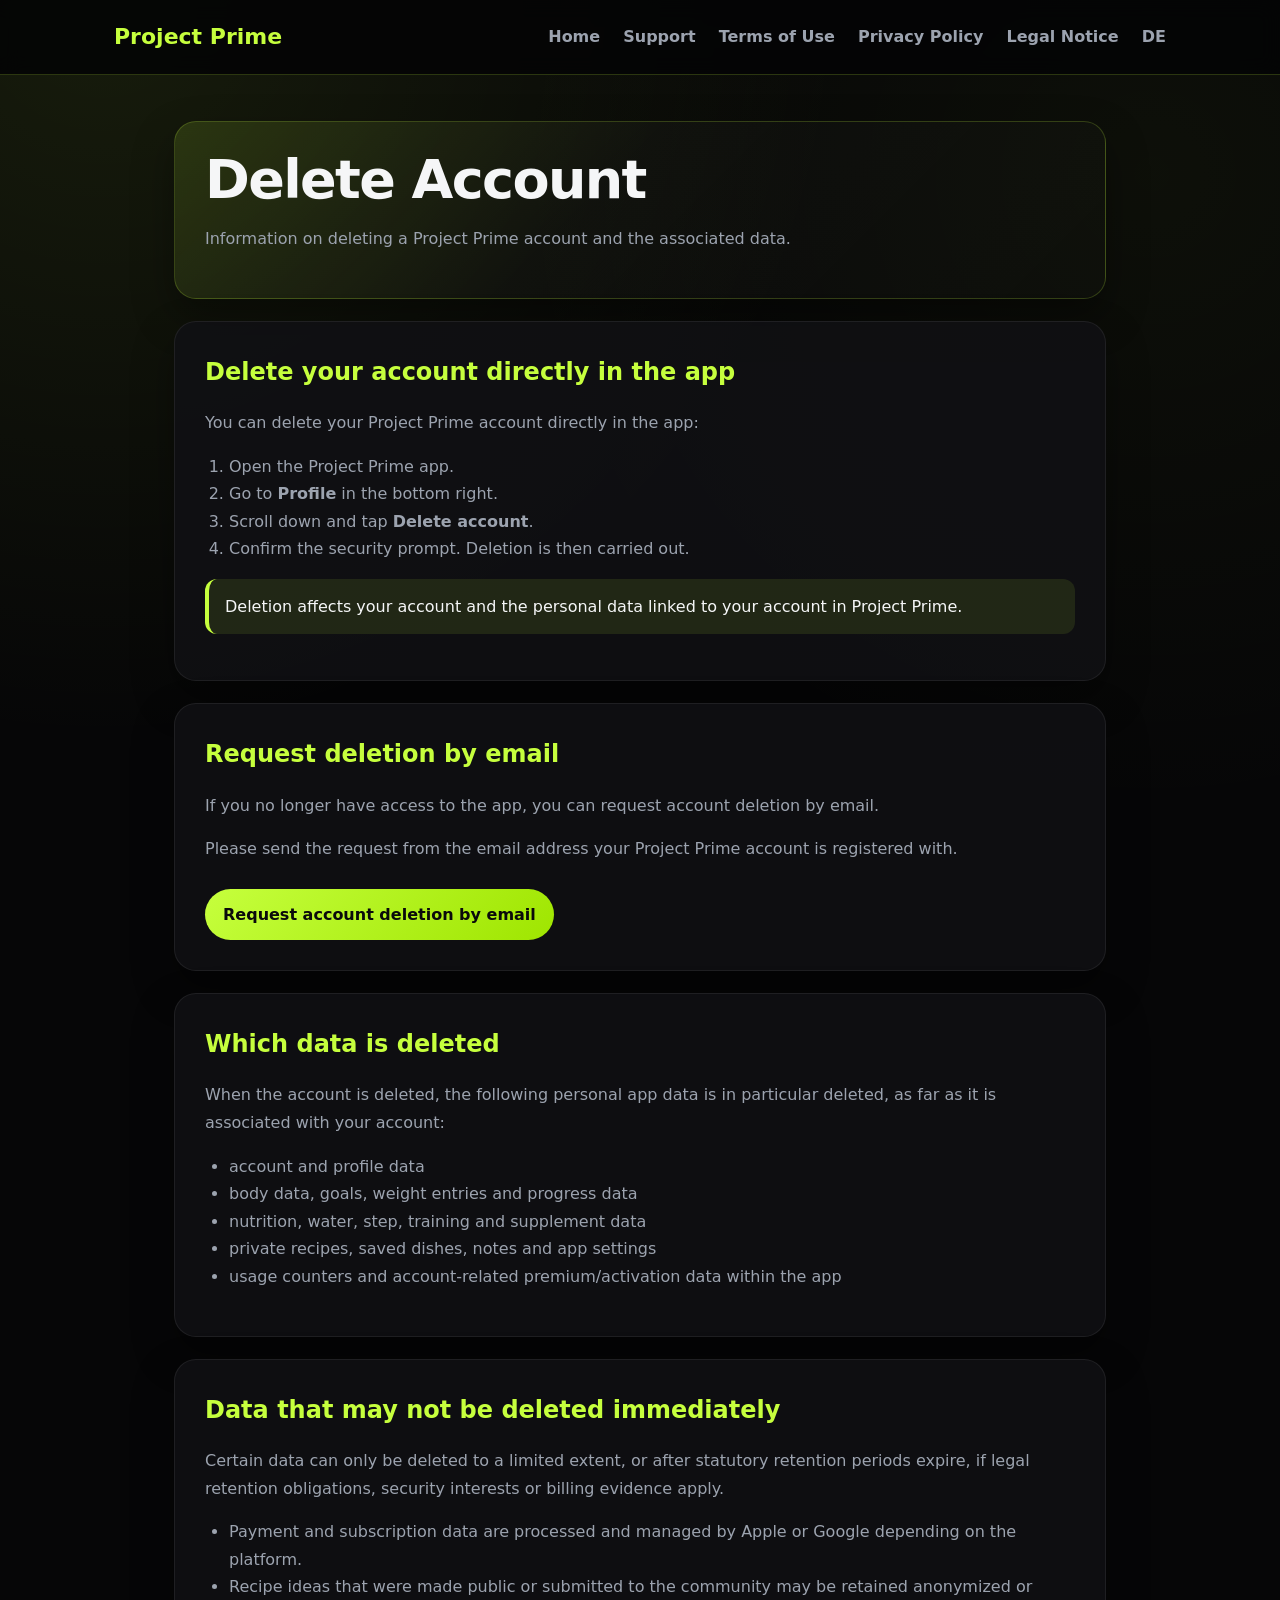
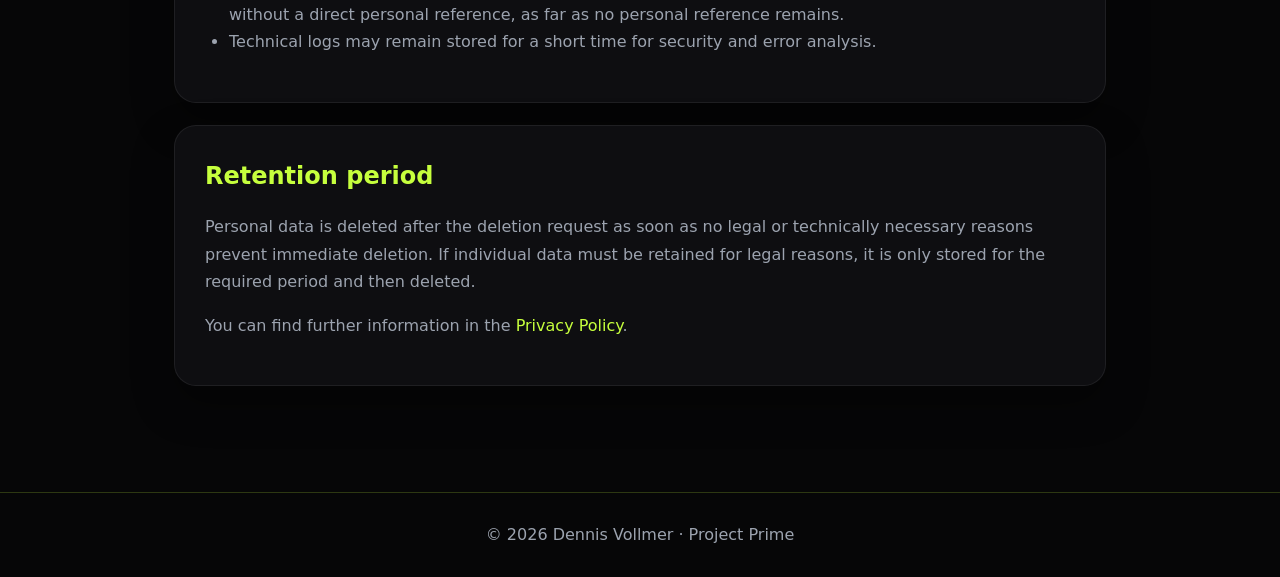
<file: en/delete-account.html>
<!DOCTYPE html>
<html lang="en">
<head>
  <meta charset="UTF-8">
  <script>
  (function () {
    try {
      var MAP = {
        "index.html": "index.html",
        "datenschutz.html": "privacy.html",
        "nutzungsbedingungen.html": "terms.html",
        "impressum.html": "imprint.html",
        "konto-loeschen.html": "delete-account.html",
        "support.html": "support.html"
      };
      var REV = {};
      for (var k in MAP) { REV[MAP[k]] = k; }
      var path = location.pathname;
      var inEn = path.indexOf("/en/") !== -1;
      var file = path.split("/").pop() || "index.html";
      var chosen = null;
      try { chosen = localStorage.getItem("pp_lang"); } catch (e) {}
      var wantEn = chosen ? chosen === "en" : (navigator.language || "de").toLowerCase().indexOf("de") !== 0;
      if (wantEn && !inEn) {
        location.replace("en/" + (MAP[file] || "index.html") + location.search + location.hash);
      } else if (!wantEn && inEn) {
        location.replace("../" + (REV[file] || "index.html") + location.search + location.hash);
      }
    } catch (e) {}
  })();
  </script>
  <meta name="viewport" content="width=device-width, initial-scale=1.0">
  <title>Delete Account | Project Prime</title>
  <link rel="alternate" hreflang="de" href="https://REPLACE-WITH-YOUR-DOMAIN/konto-loeschen.html">
  <link rel="alternate" hreflang="en" href="https://REPLACE-WITH-YOUR-DOMAIN/en/delete-account.html">
  <link rel="alternate" hreflang="x-default" href="https://REPLACE-WITH-YOUR-DOMAIN/konto-loeschen.html">
  <style>
    :root{--bg:#060607;--card:#101114;--text:#f5f6f7;--muted:#9ca3af;--accent:#c6ff3d;--accent-ink:#0a0a0b;--border:rgba(198,255,61,.2)}
    *{box-sizing:border-box}
    body{margin:0;font-family:Inter,ui-sans-serif,system-ui,-apple-system,BlinkMacSystemFont,"Segoe UI",sans-serif;background:radial-gradient(circle at 8% 0%,rgba(198,255,61,.09),transparent 30%),radial-gradient(circle at 90% 8%,rgba(198,255,61,.04),transparent 28%),var(--bg);color:var(--text);line-height:1.72}
    header{border-bottom:1px solid var(--border);background:rgba(5,5,6,.92);position:sticky;top:0;backdrop-filter:blur(10px)}
    .nav{max-width:1100px;margin:0 auto;padding:18px 24px;display:flex;justify-content:space-between;gap:16px;align-items:center}
    .brand{font-size:22px;font-weight:900;color:var(--accent)}
    nav a{color:var(--muted);margin-left:18px;text-decoration:none;font-weight:700}
    nav a:hover{color:var(--accent)}
    main{max-width:980px;margin:0 auto;padding:46px 24px 84px}
    .hero,.card{background:rgba(16,17,20,.88);border:1px solid rgba(255,255,255,.07);border-radius:22px;padding:30px;margin-bottom:22px;box-shadow:0 18px 40px rgba(0,0,0,.35)}
    .hero{background:linear-gradient(135deg,rgba(198,255,61,.13),rgba(255,255,255,.025) 45%,rgba(255,255,255,.01));border-color:var(--border)}
    h1{margin:0 0 12px;font-size:clamp(34px,5vw,54px);line-height:1.05;letter-spacing:-.03em}
    h2{color:var(--accent);margin:0 0 10px}
    p,li{color:var(--muted);font-size:16px}
    a{color:var(--accent);text-decoration:none}
    a:hover{text-decoration:underline}
    ol,ul{padding-left:24px}
    .button{display:inline-block;margin-top:10px;padding:12px 18px;border-radius:999px;background:linear-gradient(135deg,var(--accent),#9fe500);color:var(--accent-ink);font-weight:900;text-decoration:none;transition:transform .16s ease}
    .button:hover{transform:translateY(-2px)}
    .notice{border-left:4px solid var(--accent);padding:14px 16px;background:rgba(198,255,61,.1);border-radius:12px;color:var(--text)}
    footer{border-top:1px solid var(--border);color:var(--muted);padding:28px 24px;text-align:center}
    @media(max-width:760px){.nav{display:block}nav{margin-top:12px}nav a{display:inline-block;margin:0 12px 8px 0}.hero,.card{padding:22px}}
  </style>
</head>
<body>
<header>
  <div class="nav">
    <div class="brand">Project Prime</div>
    <nav>
      <a href="index.html">Home</a>
      <a href="support.html">Support</a>
      <a href="terms.html">Terms of Use</a>
      <a href="privacy.html">Privacy Policy</a>
      <a href="imprint.html">Legal Notice</a>
      <a href="../konto-loeschen.html" onclick="try{localStorage.setItem('pp_lang','de')}catch(e){}">DE</a>
    </nav>
  </div>
</header>

<main>
  <section class="hero">
    <h1>Delete Account</h1>
    <p>Information on deleting a Project Prime account and the associated data.</p>
  </section>

  <section class="card">
    <h2>Delete your account directly in the app</h2>
    <p>You can delete your Project Prime account directly in the app:</p>
    <ol>
      <li>Open the Project Prime app.</li>
      <li>Go to <strong>Profile</strong> in the bottom right.</li>
      <li>Scroll down and tap <strong>Delete account</strong>.</li>
      <li>Confirm the security prompt. Deletion is then carried out.</li>
    </ol>
    <p class="notice">Deletion affects your account and the personal data linked to your account in Project Prime.</p>
  </section>

  <section class="card">
    <h2>Request deletion by email</h2>
    <p>If you no longer have access to the app, you can request account deletion by email.</p>
    <p>Please send the request from the email address your Project Prime account is registered with.</p>
    <a class="button" href="mailto:pt@dennis-vollmer.de?subject=Project%20Prime%20Delete%20Account">Request account deletion by email</a>
  </section>

  <section class="card">
    <h2>Which data is deleted</h2>
    <p>When the account is deleted, the following personal app data is in particular deleted, as far as it is associated with your account:</p>
    <ul>
      <li>account and profile data</li>
      <li>body data, goals, weight entries and progress data</li>
      <li>nutrition, water, step, training and supplement data</li>
      <li>private recipes, saved dishes, notes and app settings</li>
      <li>usage counters and account-related premium/activation data within the app</li>
    </ul>
  </section>

  <section class="card">
    <h2>Data that may not be deleted immediately</h2>
    <p>Certain data can only be deleted to a limited extent, or after statutory retention periods expire, if legal retention obligations, security interests or billing evidence apply.</p>
    <ul>
      <li>Payment and subscription data are processed and managed by Apple or Google depending on the platform.</li>
      <li>Recipe ideas that were made public or submitted to the community may be retained anonymized or without a direct personal reference, as far as no personal reference remains.</li>
      <li>Technical logs may remain stored for a short time for security and error analysis.</li>
    </ul>
  </section>

  <section class="card">
    <h2>Retention period</h2>
    <p>Personal data is deleted after the deletion request as soon as no legal or technically necessary reasons prevent immediate deletion. If individual data must be retained for legal reasons, it is only stored for the required period and then deleted.</p>
    <p>You can find further information in the <a href="privacy.html">Privacy Policy</a>.</p>
  </section>
</main>

<footer>
  © 2026 Dennis Vollmer · Project Prime
</footer>
</body>
</html>
</file>
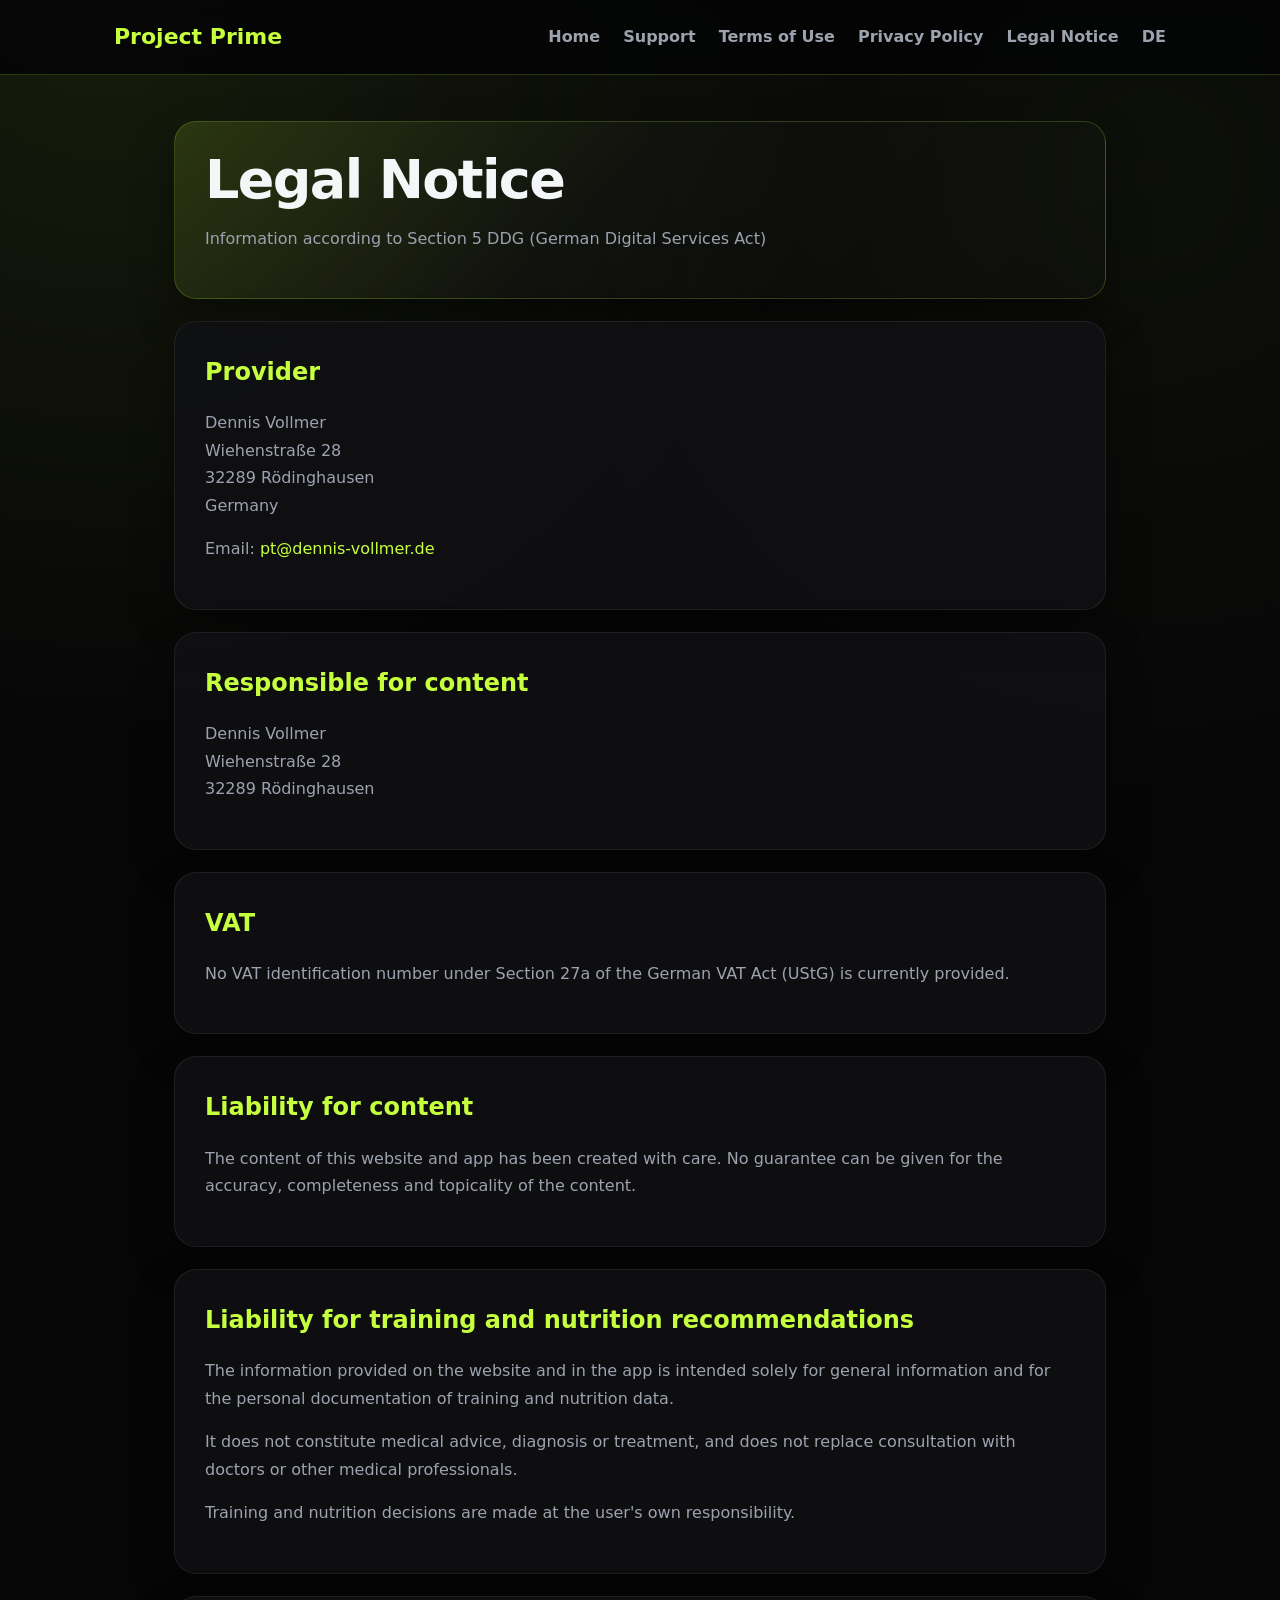
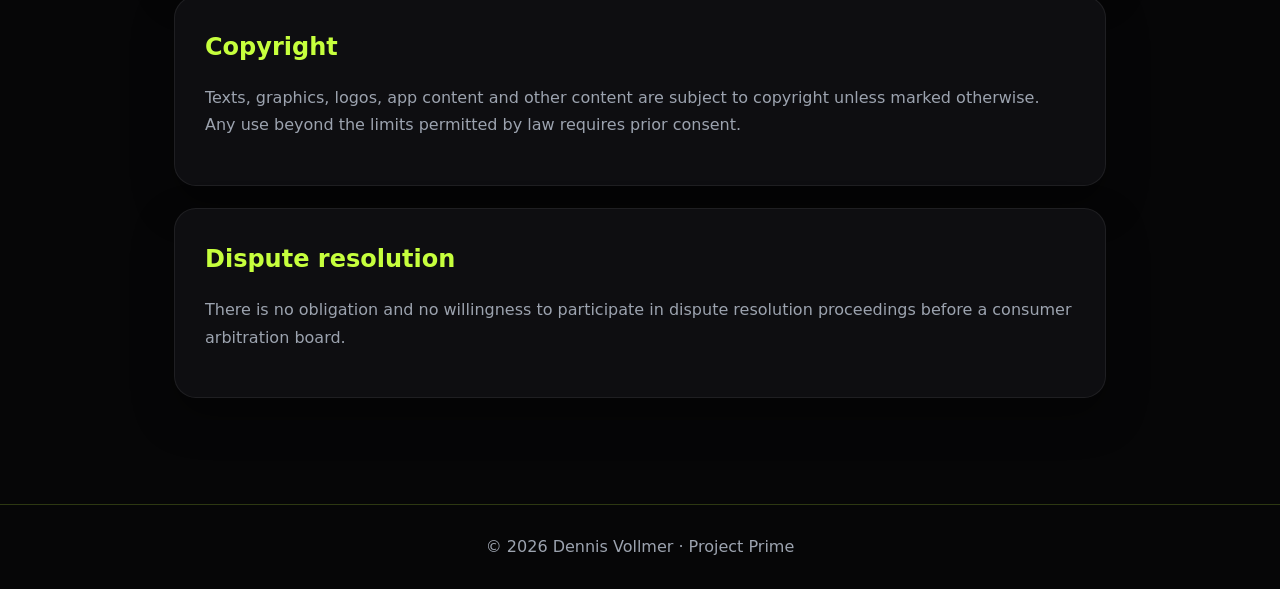
<file: en/imprint.html>
<!DOCTYPE html>
<html lang="en">
<head>
  <meta charset="UTF-8">
  <script>
  (function () {
    try {
      var MAP = {
        "index.html": "index.html",
        "datenschutz.html": "privacy.html",
        "nutzungsbedingungen.html": "terms.html",
        "impressum.html": "imprint.html",
        "konto-loeschen.html": "delete-account.html",
        "support.html": "support.html"
      };
      var REV = {};
      for (var k in MAP) { REV[MAP[k]] = k; }
      var path = location.pathname;
      var inEn = path.indexOf("/en/") !== -1;
      var file = path.split("/").pop() || "index.html";
      var chosen = null;
      try { chosen = localStorage.getItem("pp_lang"); } catch (e) {}
      var wantEn = chosen ? chosen === "en" : (navigator.language || "de").toLowerCase().indexOf("de") !== 0;
      if (wantEn && !inEn) {
        location.replace("en/" + (MAP[file] || "index.html") + location.search + location.hash);
      } else if (!wantEn && inEn) {
        location.replace("../" + (REV[file] || "index.html") + location.search + location.hash);
      }
    } catch (e) {}
  })();
  </script>
  <meta name="viewport" content="width=device-width, initial-scale=1.0">
  <title>Legal Notice | Project Prime</title>
  <link rel="alternate" hreflang="de" href="https://REPLACE-WITH-YOUR-DOMAIN/impressum.html">
  <link rel="alternate" hreflang="en" href="https://REPLACE-WITH-YOUR-DOMAIN/en/imprint.html">
  <link rel="alternate" hreflang="x-default" href="https://REPLACE-WITH-YOUR-DOMAIN/impressum.html">
  <style>
    :root{--bg:#060607;--card:#101114;--text:#f5f6f7;--muted:#9ca3af;--accent:#c6ff3d;--accent-ink:#0a0a0b;--border:rgba(198,255,61,.2)}
    *{box-sizing:border-box}
    body{margin:0;font-family:Inter,ui-sans-serif,system-ui,-apple-system,BlinkMacSystemFont,"Segoe UI",sans-serif;background:radial-gradient(circle at 8% 0%,rgba(198,255,61,.09),transparent 30%),radial-gradient(circle at 90% 8%,rgba(198,255,61,.04),transparent 28%),var(--bg);color:var(--text);line-height:1.72}
    header{border-bottom:1px solid var(--border);background:rgba(5,5,6,.92);position:sticky;top:0;backdrop-filter:blur(10px)}
    .nav{max-width:1100px;margin:0 auto;padding:18px 24px;display:flex;justify-content:space-between;gap:16px;align-items:center}
    .brand{font-size:22px;font-weight:900;color:var(--accent)}
    nav a{color:var(--muted);margin-left:18px;text-decoration:none;font-weight:700}
    nav a:hover{color:var(--accent)}
    main{max-width:980px;margin:0 auto;padding:46px 24px 84px}
    .hero,.card{background:rgba(16,17,20,.88);border:1px solid rgba(255,255,255,.07);border-radius:22px;padding:30px;margin-bottom:22px;box-shadow:0 18px 40px rgba(0,0,0,.35)}
    .hero{background:linear-gradient(135deg,rgba(198,255,61,.13),rgba(255,255,255,.025) 45%,rgba(255,255,255,.01));border-color:var(--border)}
    h1{margin:0 0 12px;font-size:clamp(34px,5vw,54px);line-height:1.05;letter-spacing:-.03em}
    h2{color:var(--accent);margin:0 0 10px}
    p,li{color:var(--muted);font-size:16px}
    a{color:var(--accent);text-decoration:none}
    a:hover{text-decoration:underline}
    footer{border-top:1px solid var(--border);color:var(--muted);padding:28px 24px;text-align:center}
    @media(max-width:760px){.nav{display:block}nav{margin-top:12px}nav a{display:inline-block;margin:0 12px 8px 0}.hero,.card{padding:22px}}
  </style>
</head>
<body>
<header>
  <div class="nav">
    <div class="brand">Project Prime</div>
    <nav>
      <a href="index.html">Home</a>
      <a href="support.html">Support</a>
      <a href="terms.html">Terms of Use</a>
      <a href="privacy.html">Privacy Policy</a>
      <a href="imprint.html">Legal Notice</a>
      <a href="../impressum.html" onclick="try{localStorage.setItem('pp_lang','de')}catch(e){}">DE</a>
    </nav>
  </div>
</header>

<main>
  <section class="hero">
    <h1>Legal Notice</h1>
    <p>Information according to Section 5 DDG (German Digital Services Act)</p>
  </section>

  <section class="card">
    <h2>Provider</h2>
    <p>Dennis Vollmer<br>Wiehenstraße 28<br>32289 Rödinghausen<br>Germany</p>
    <p>Email: <a href="mailto:pt@dennis-vollmer.de">pt@dennis-vollmer.de</a></p>
  </section>

  <section class="card">
    <h2>Responsible for content</h2>
    <p>Dennis Vollmer<br>Wiehenstraße 28<br>32289 Rödinghausen</p>
  </section>

  <section class="card">
    <h2>VAT</h2>
    <p>No VAT identification number under Section 27a of the German VAT Act (UStG) is currently provided.</p>
  </section>

  <section class="card">
    <h2>Liability for content</h2>
    <p>The content of this website and app has been created with care. No guarantee can be given for the accuracy, completeness and topicality of the content.</p>
  </section>

  <section class="card">
    <h2>Liability for training and nutrition recommendations</h2>
    <p>The information provided on the website and in the app is intended solely for general information and for the personal documentation of training and nutrition data.</p>
    <p>It does not constitute medical advice, diagnosis or treatment, and does not replace consultation with doctors or other medical professionals.</p>
    <p>Training and nutrition decisions are made at the user's own responsibility.</p>
  </section>

  <section class="card">
    <h2>Copyright</h2>
    <p>Texts, graphics, logos, app content and other content are subject to copyright unless marked otherwise. Any use beyond the limits permitted by law requires prior consent.</p>
  </section>

  <section class="card">
    <h2>Dispute resolution</h2>
    <p>There is no obligation and no willingness to participate in dispute resolution proceedings before a consumer arbitration board.</p>
  </section>
</main>

<footer>
  © 2026 Dennis Vollmer · Project Prime
</footer>
</body>
</html>
</file>
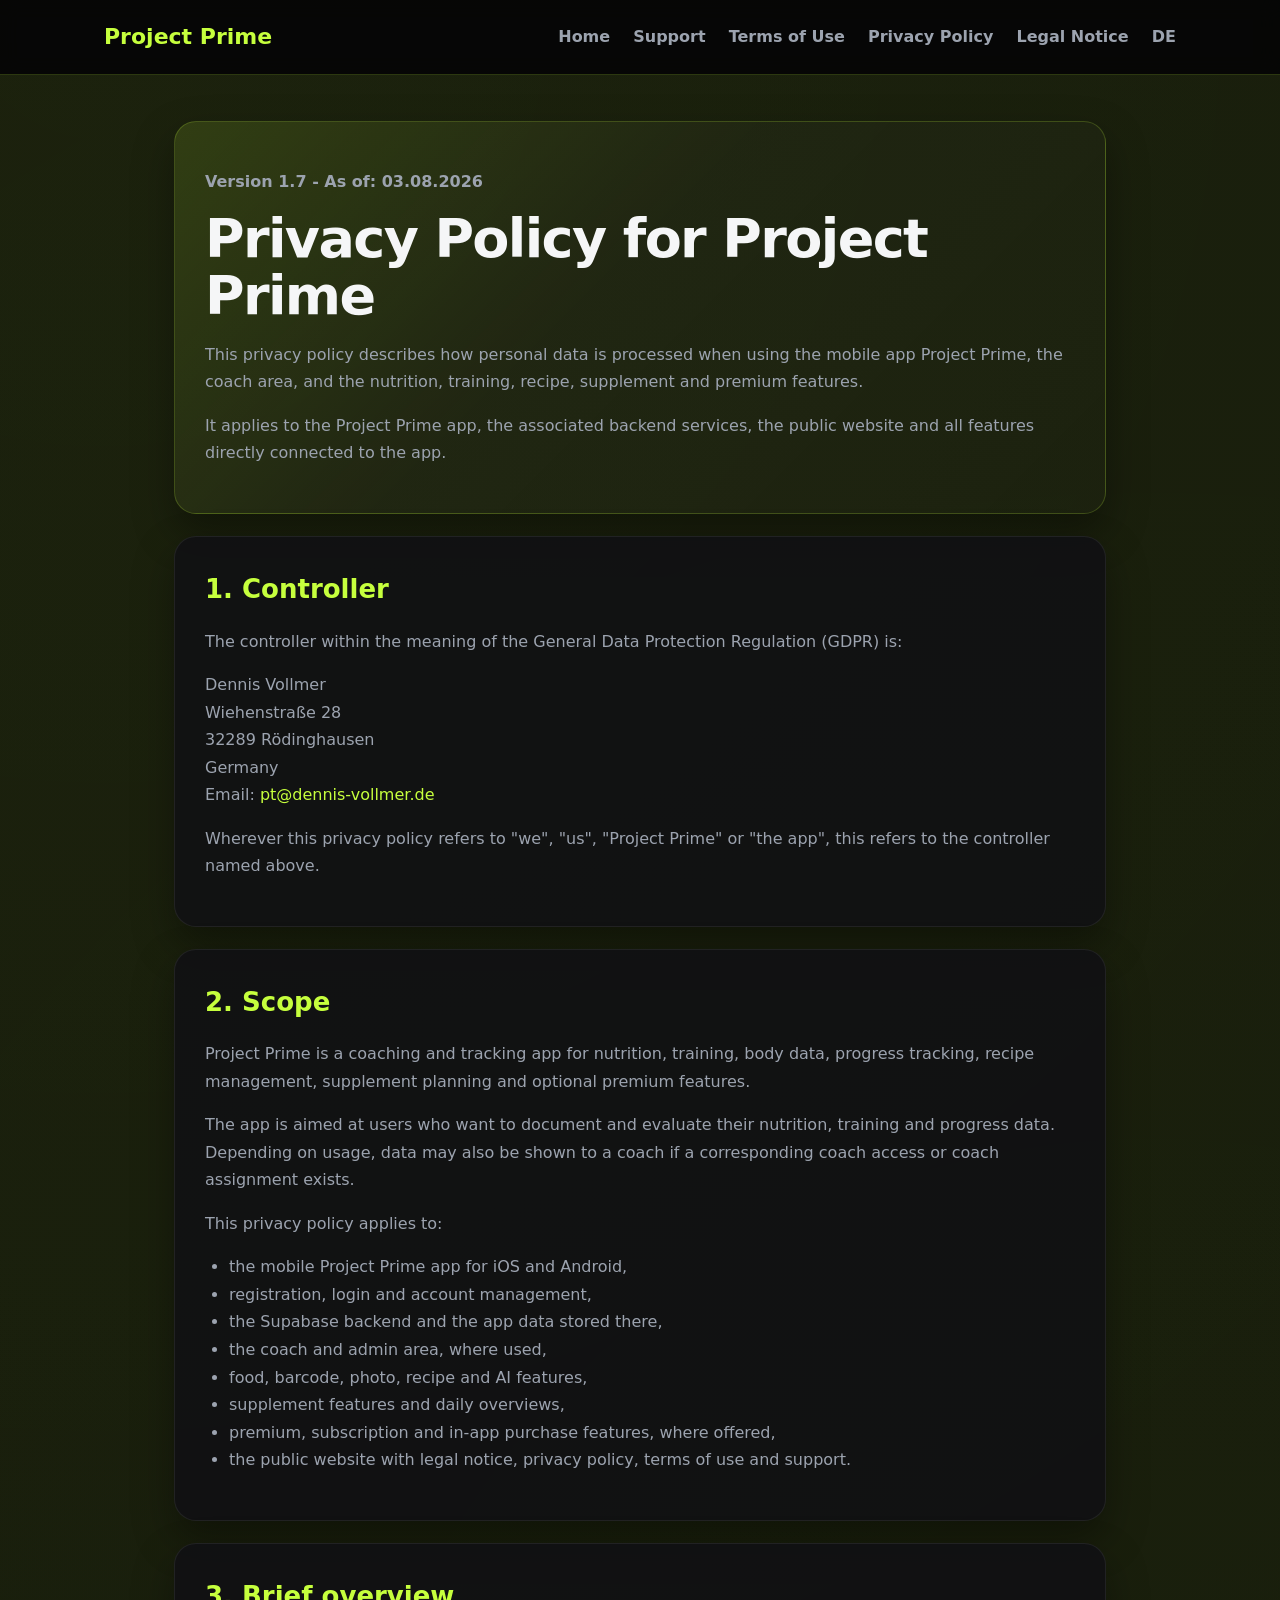
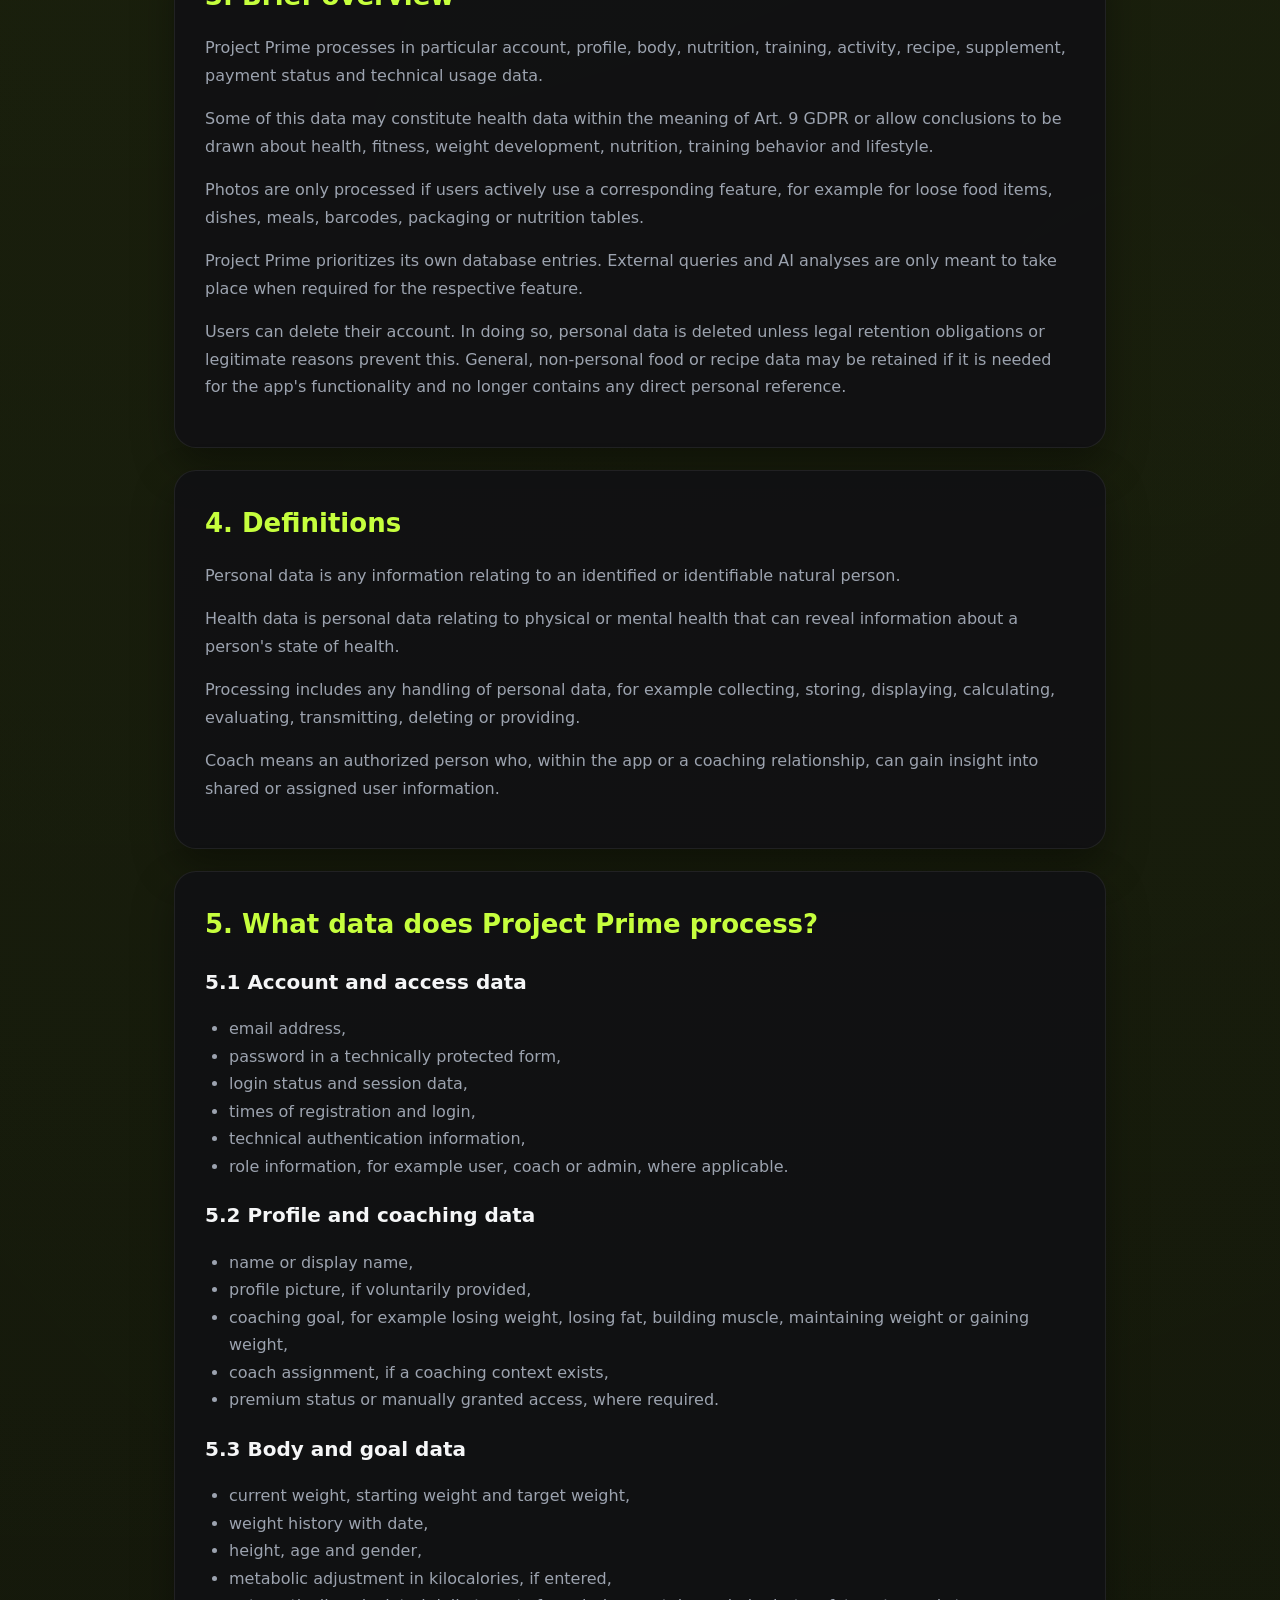
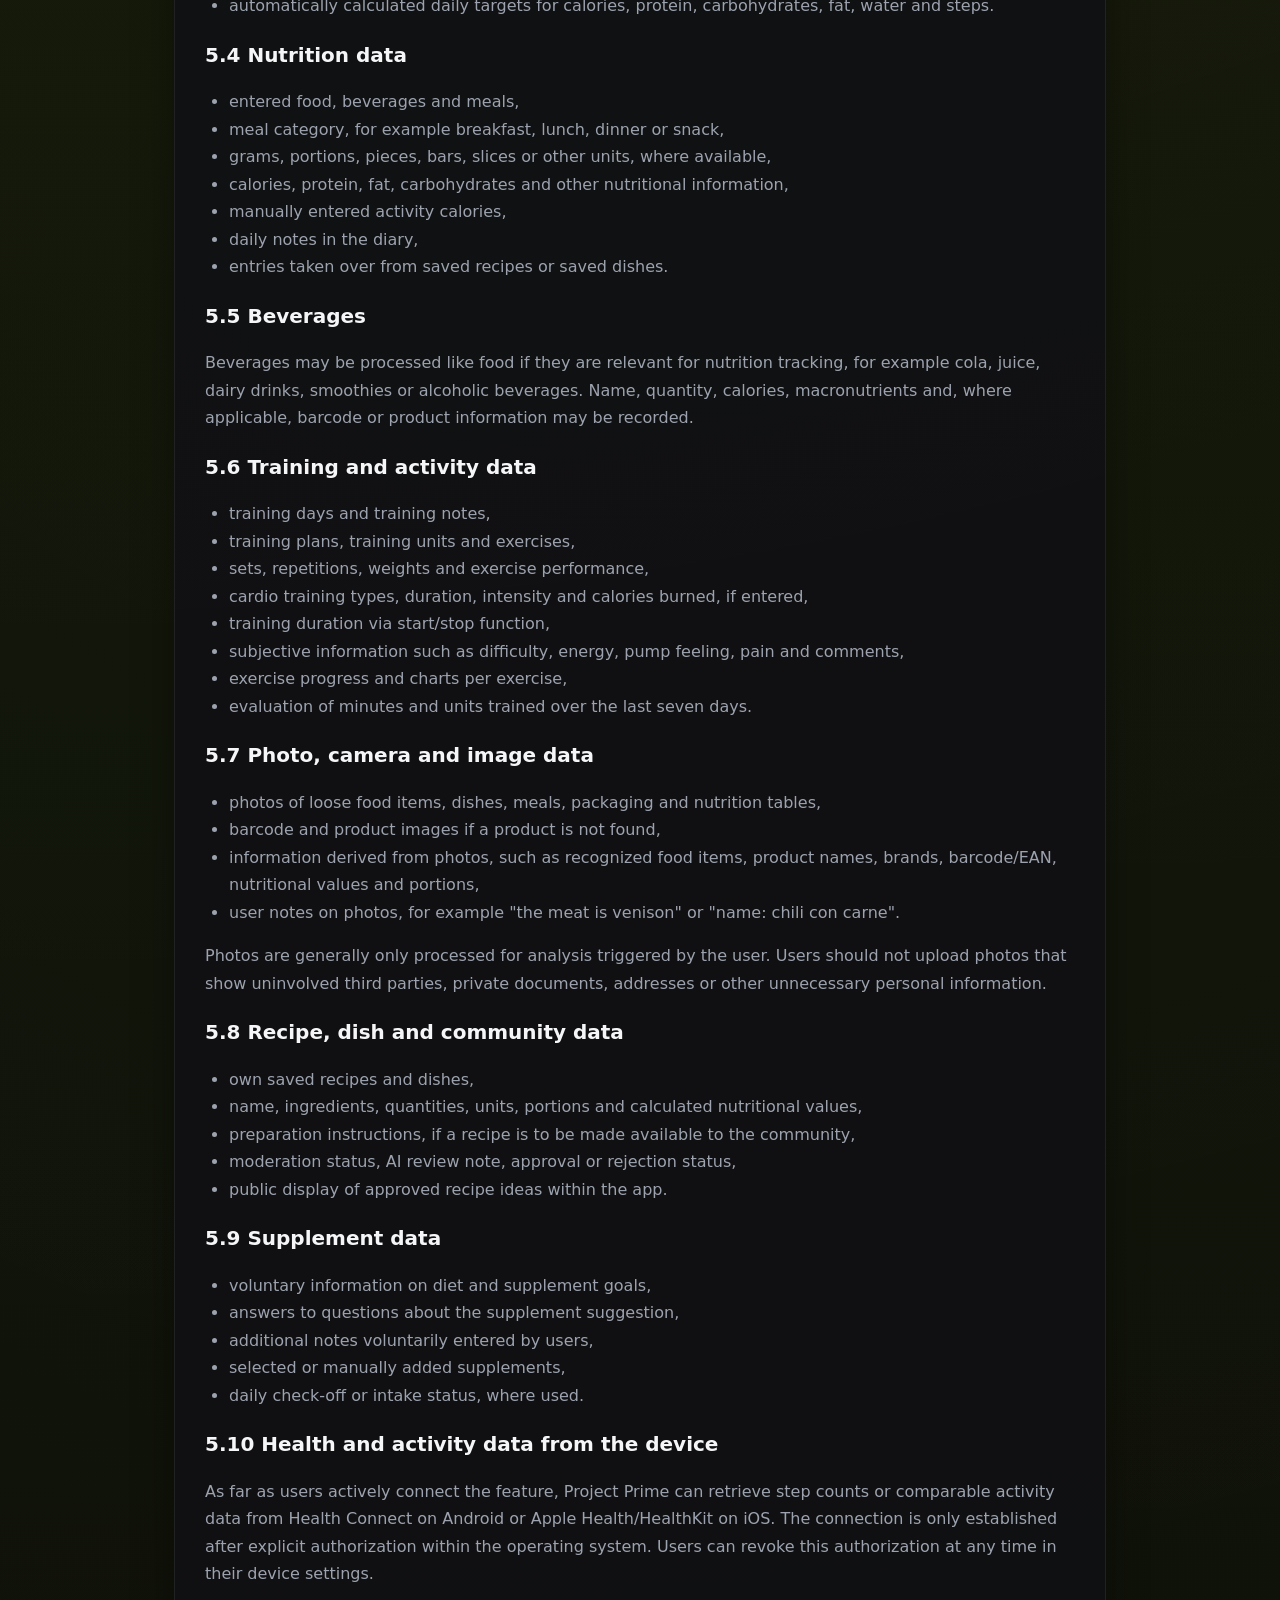
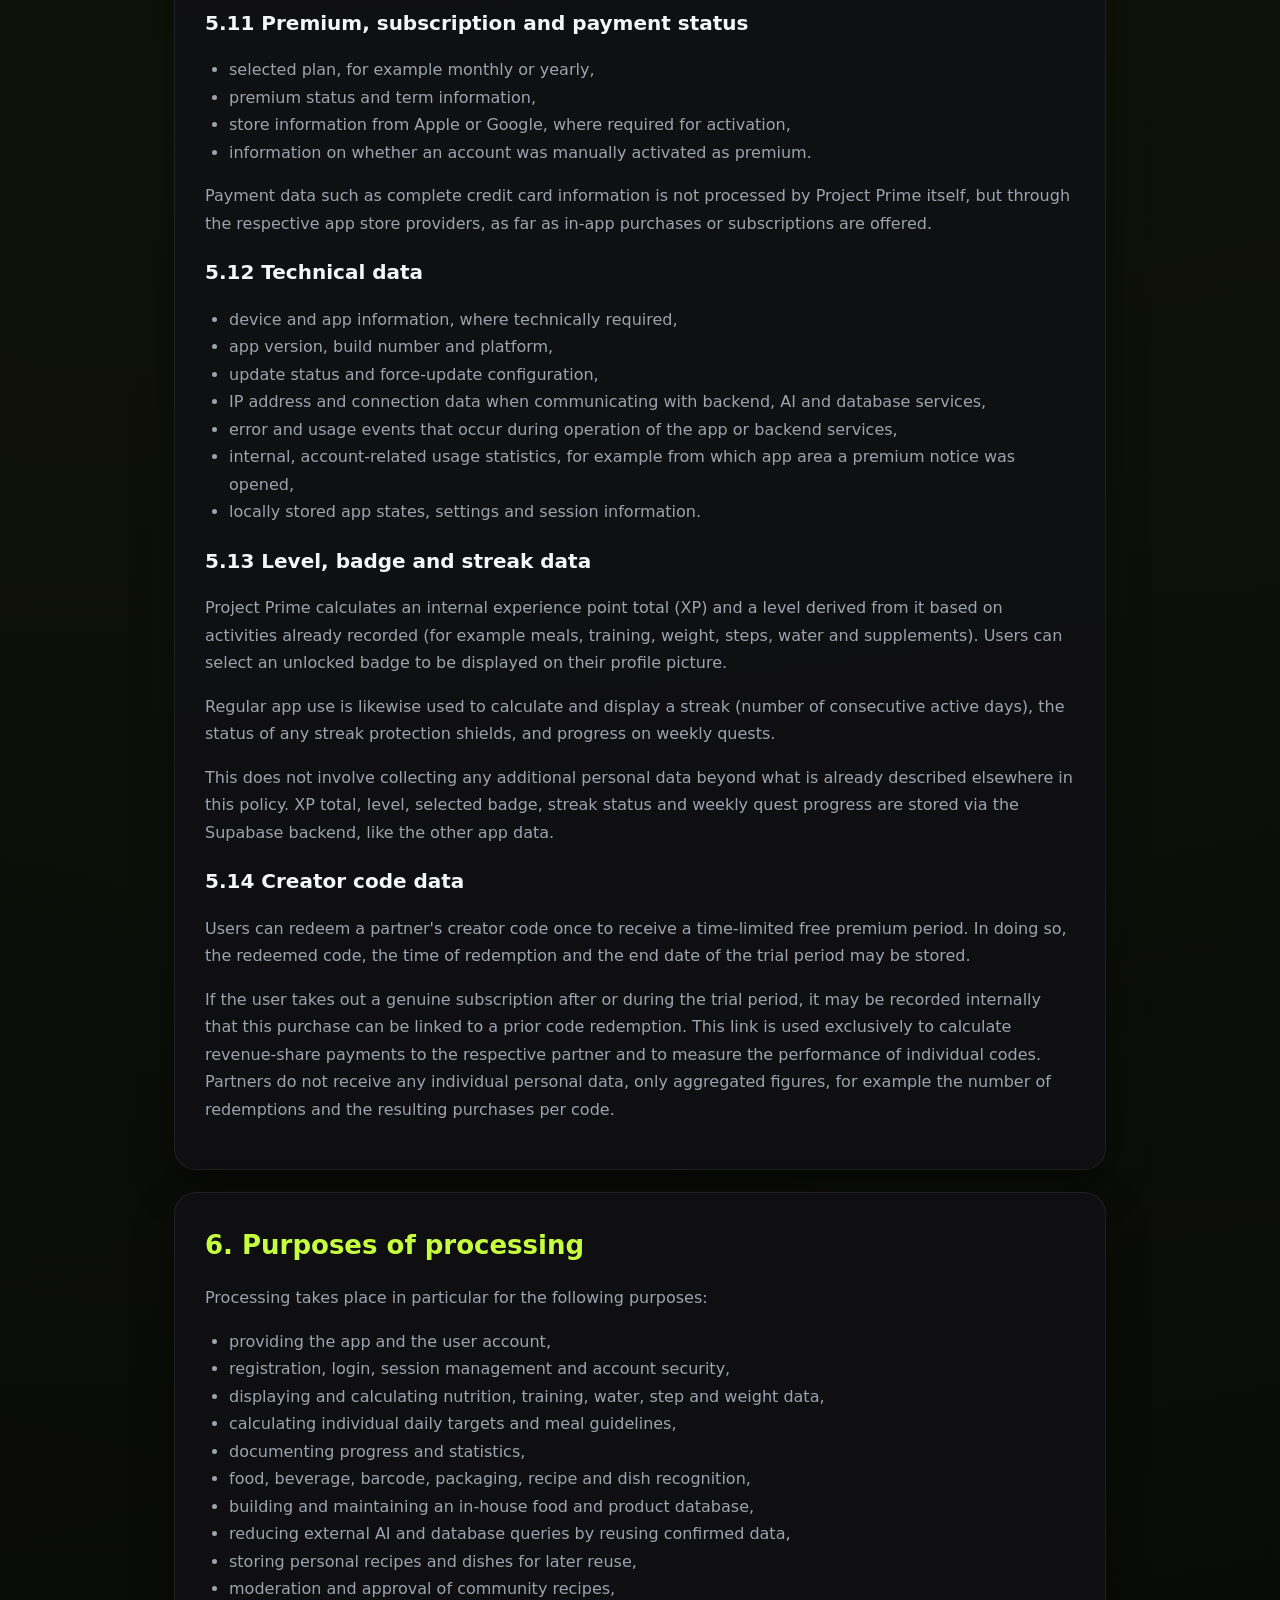
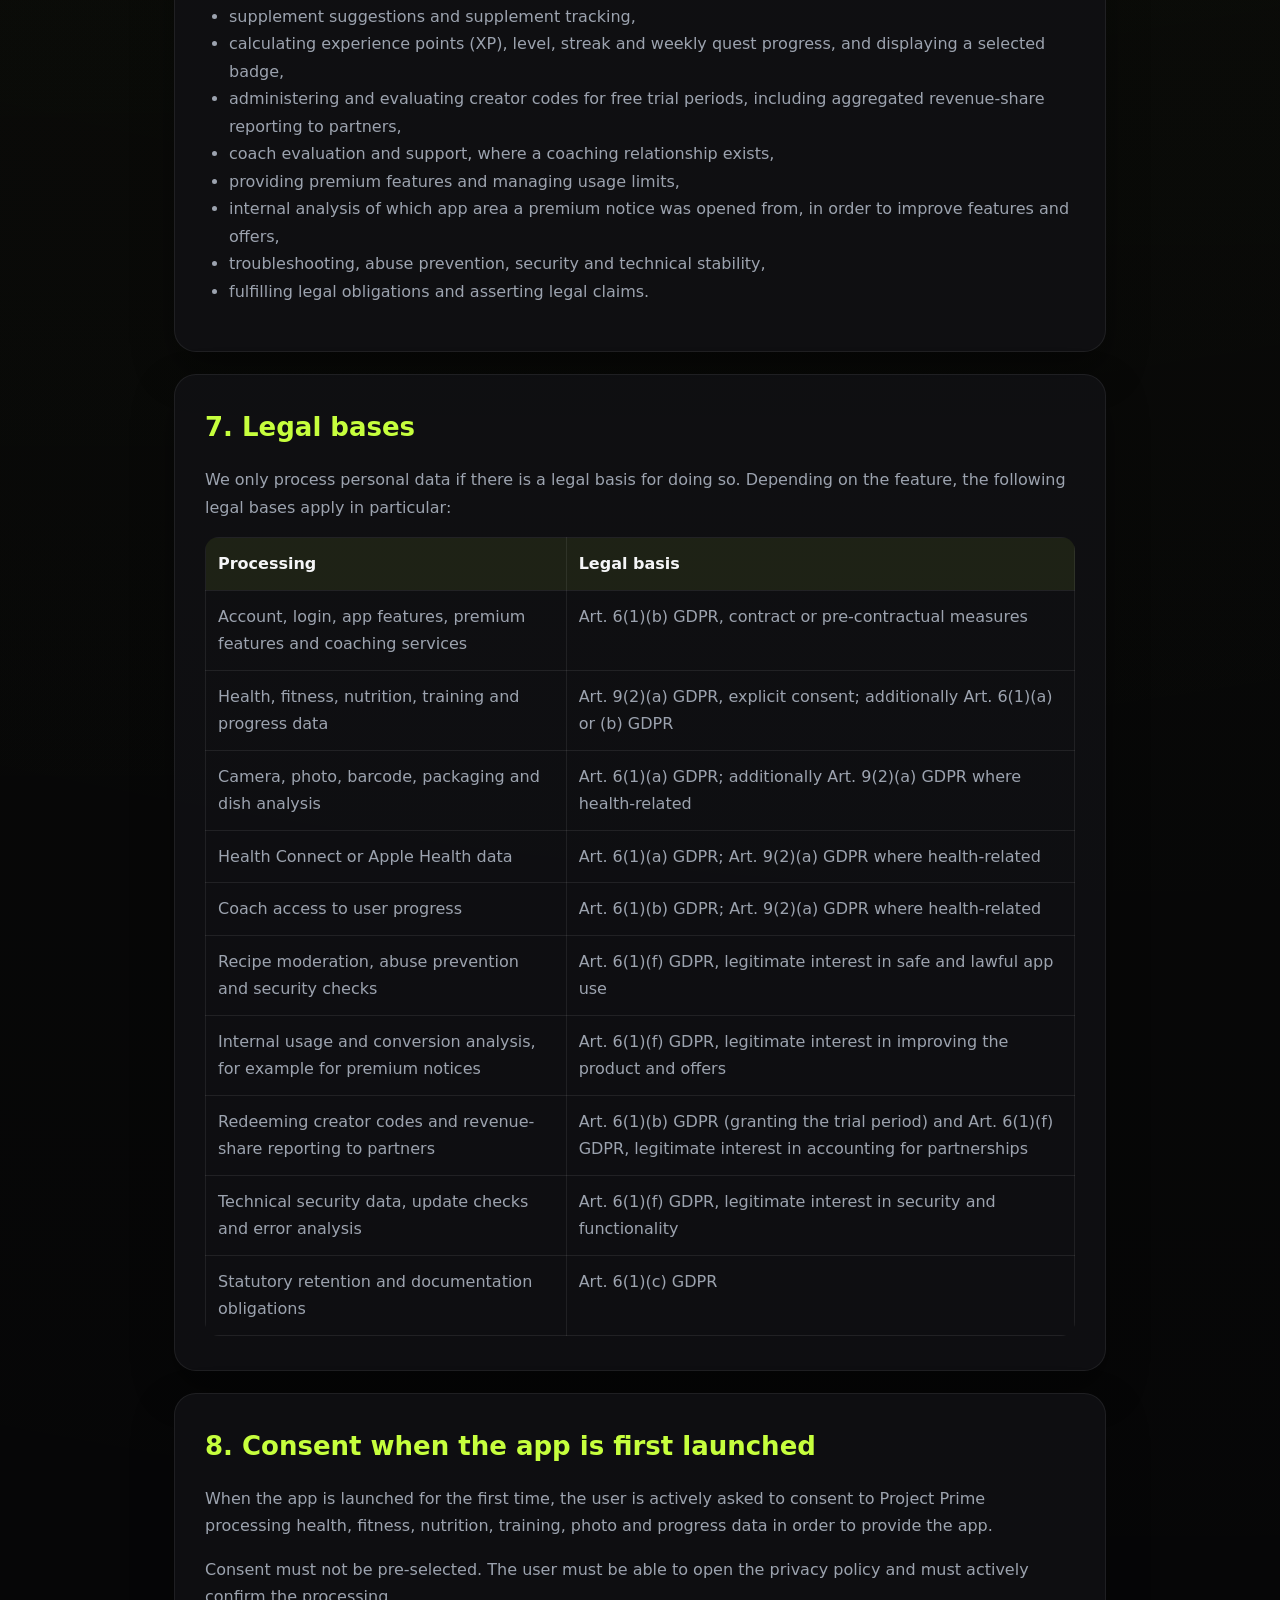
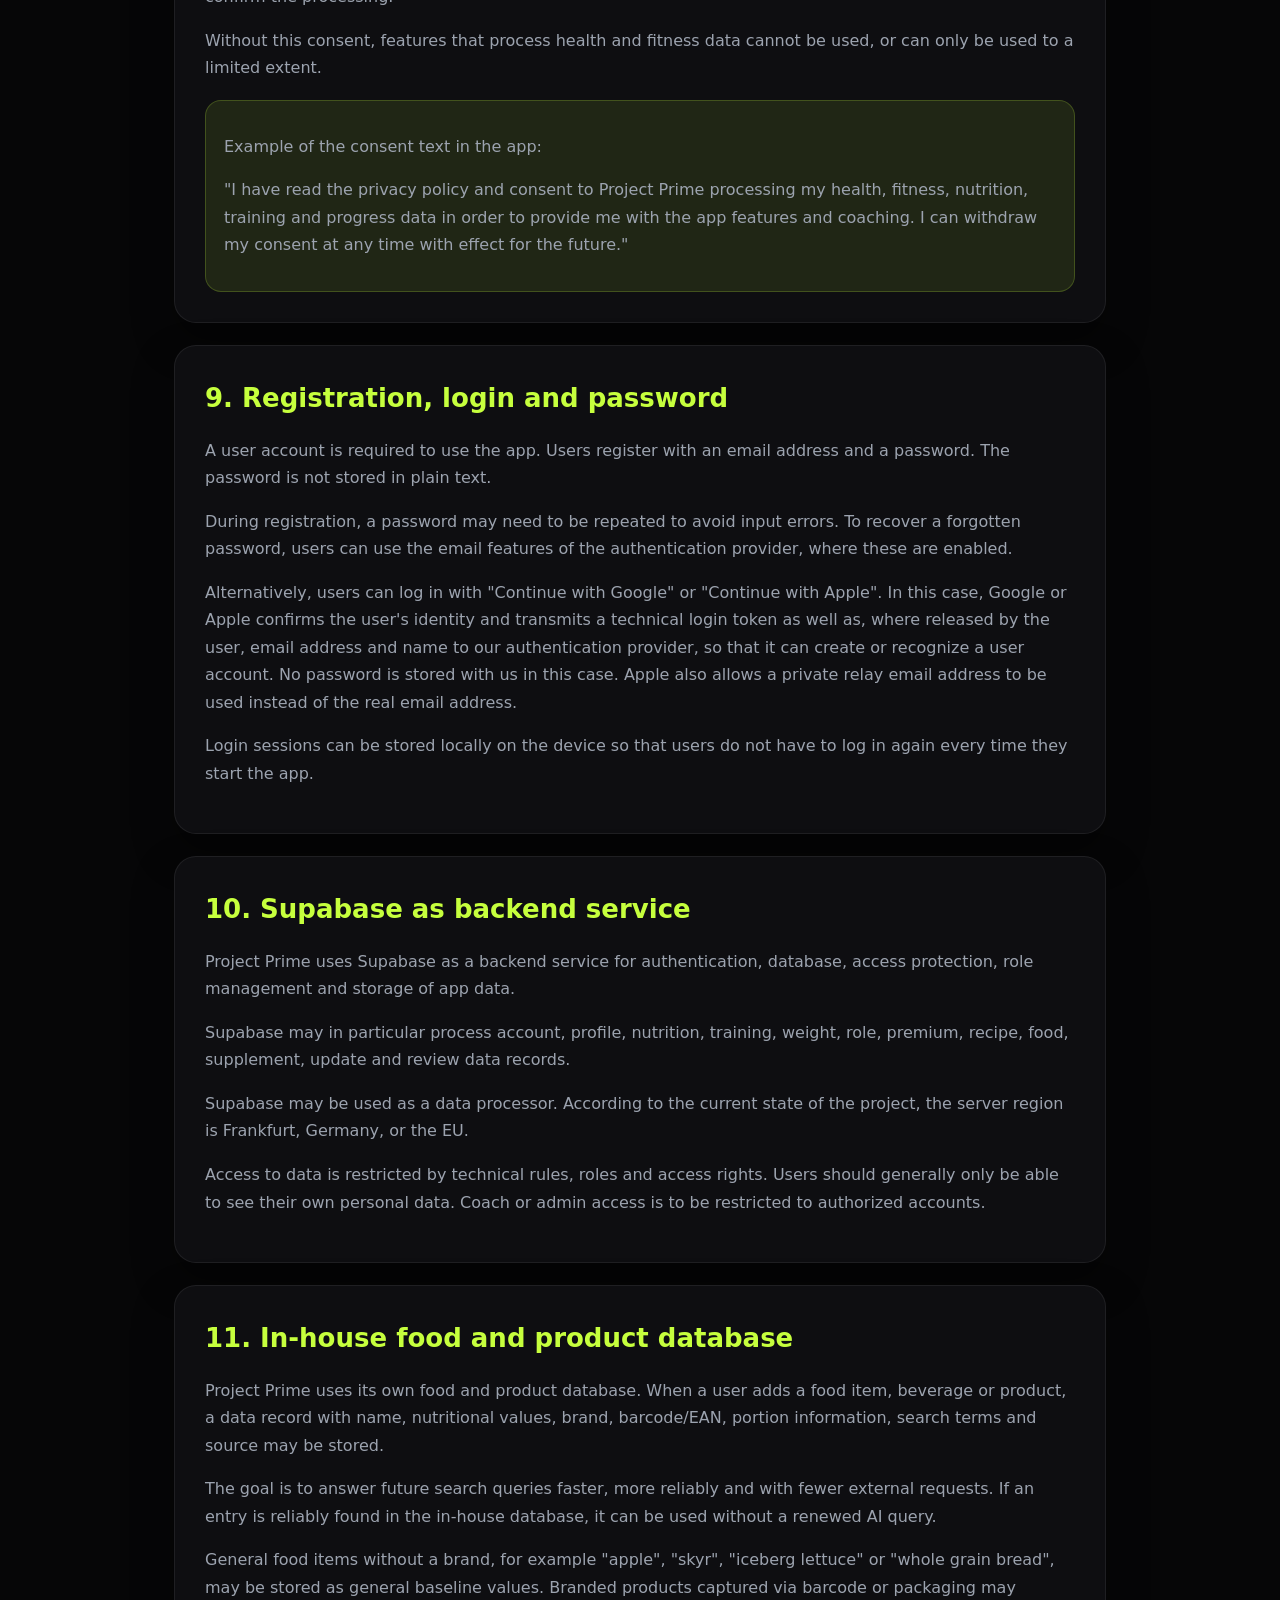
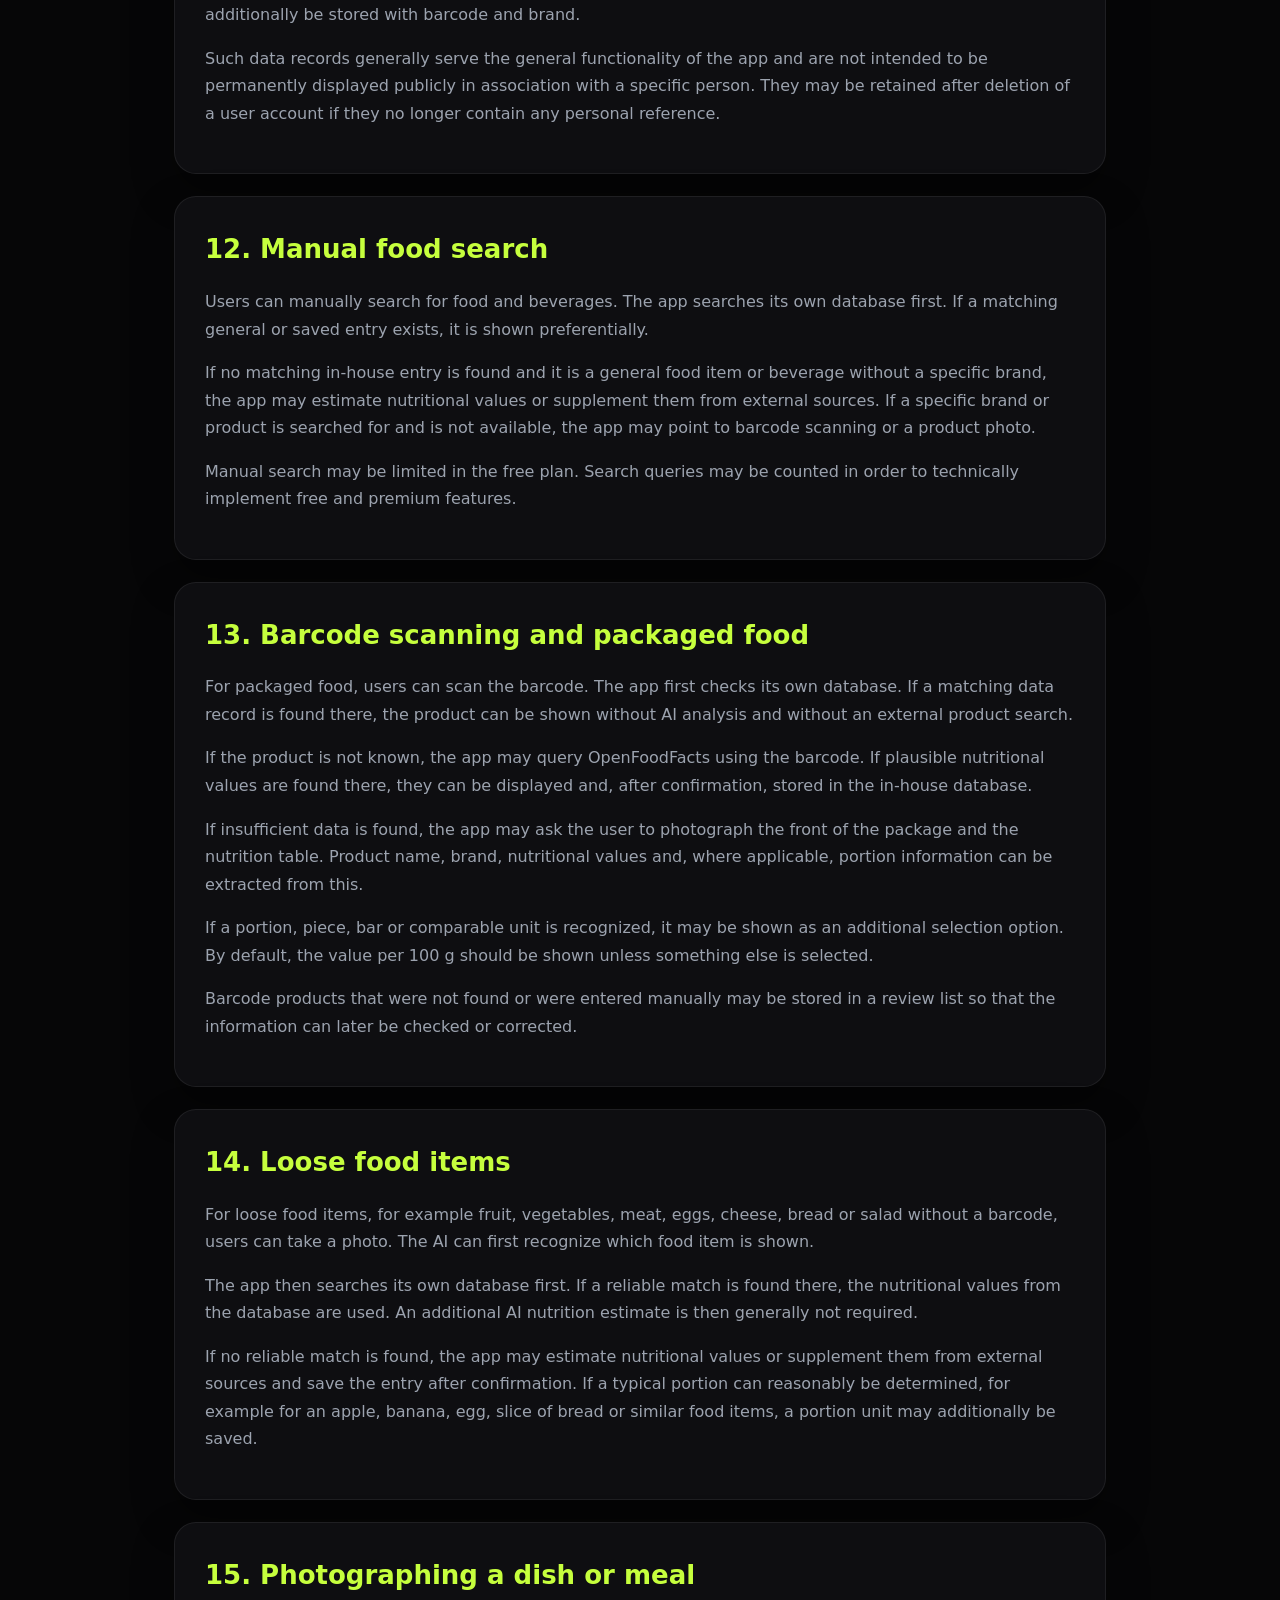
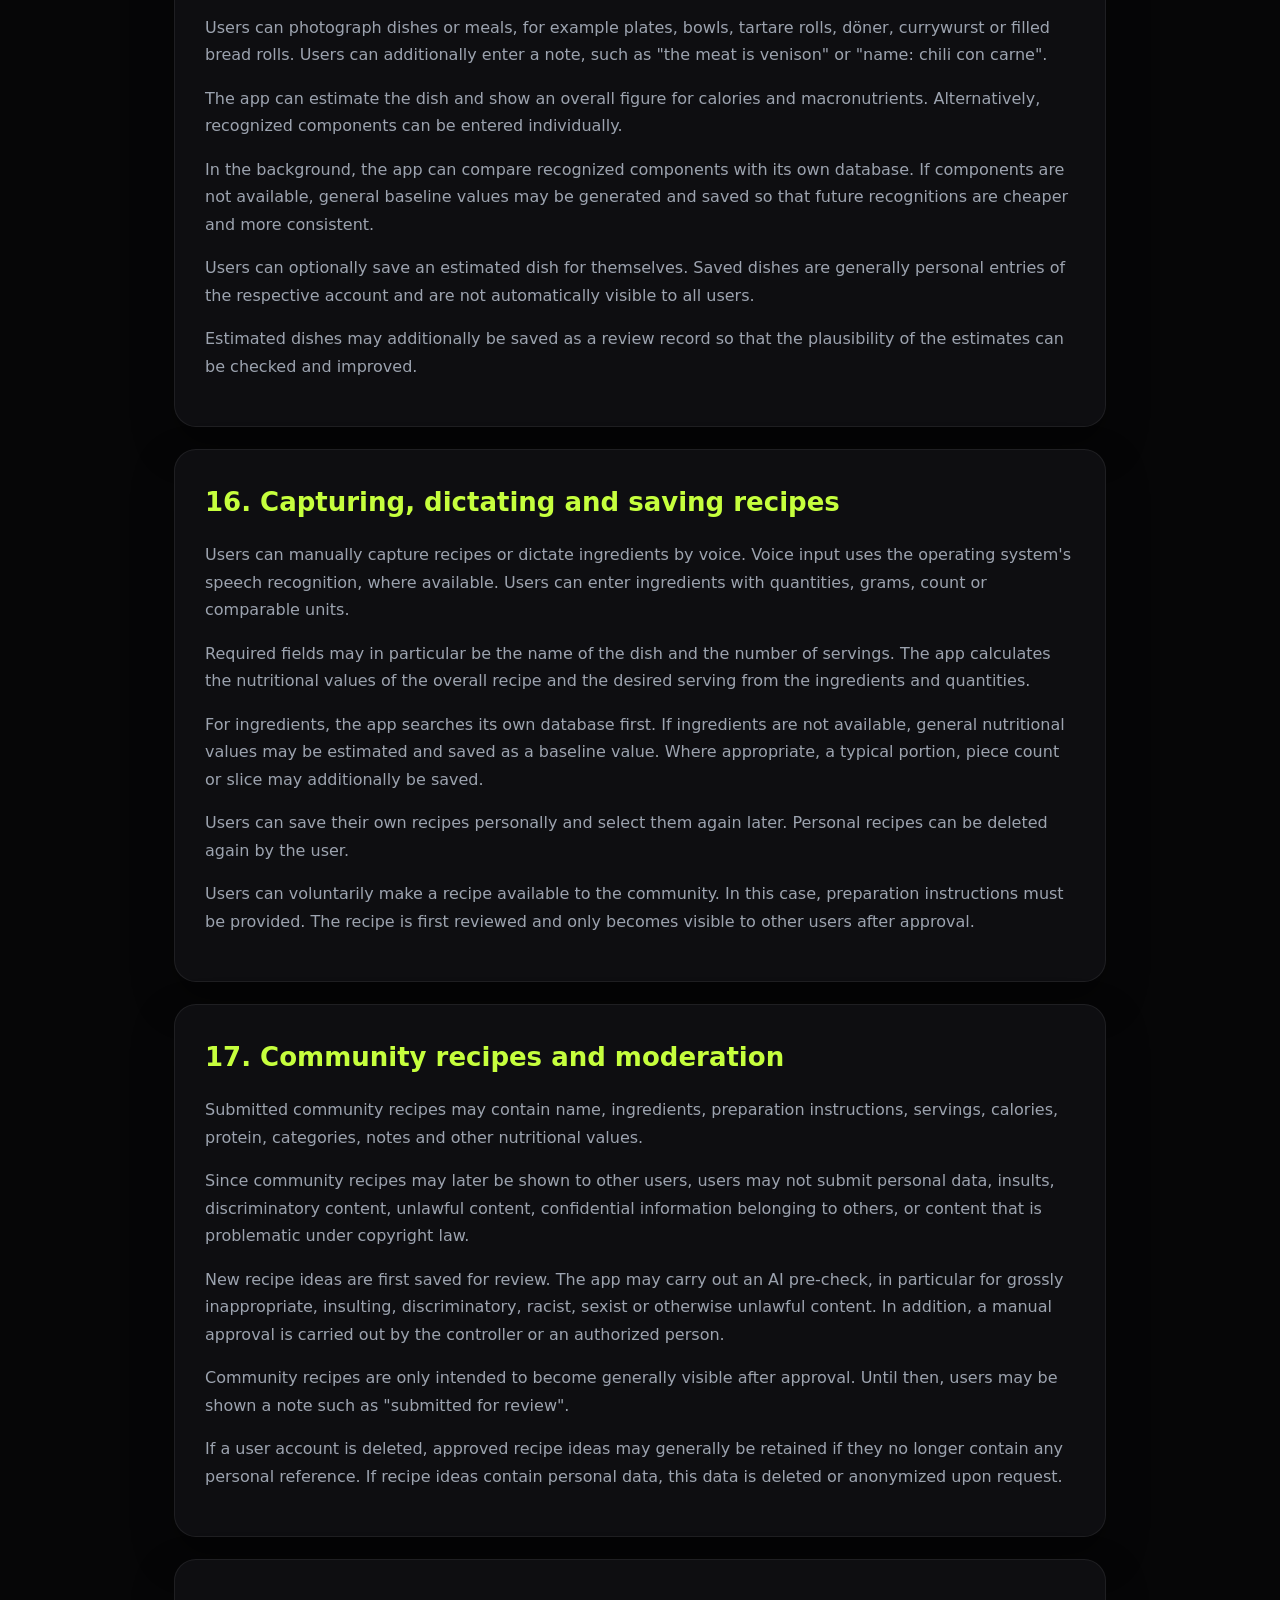
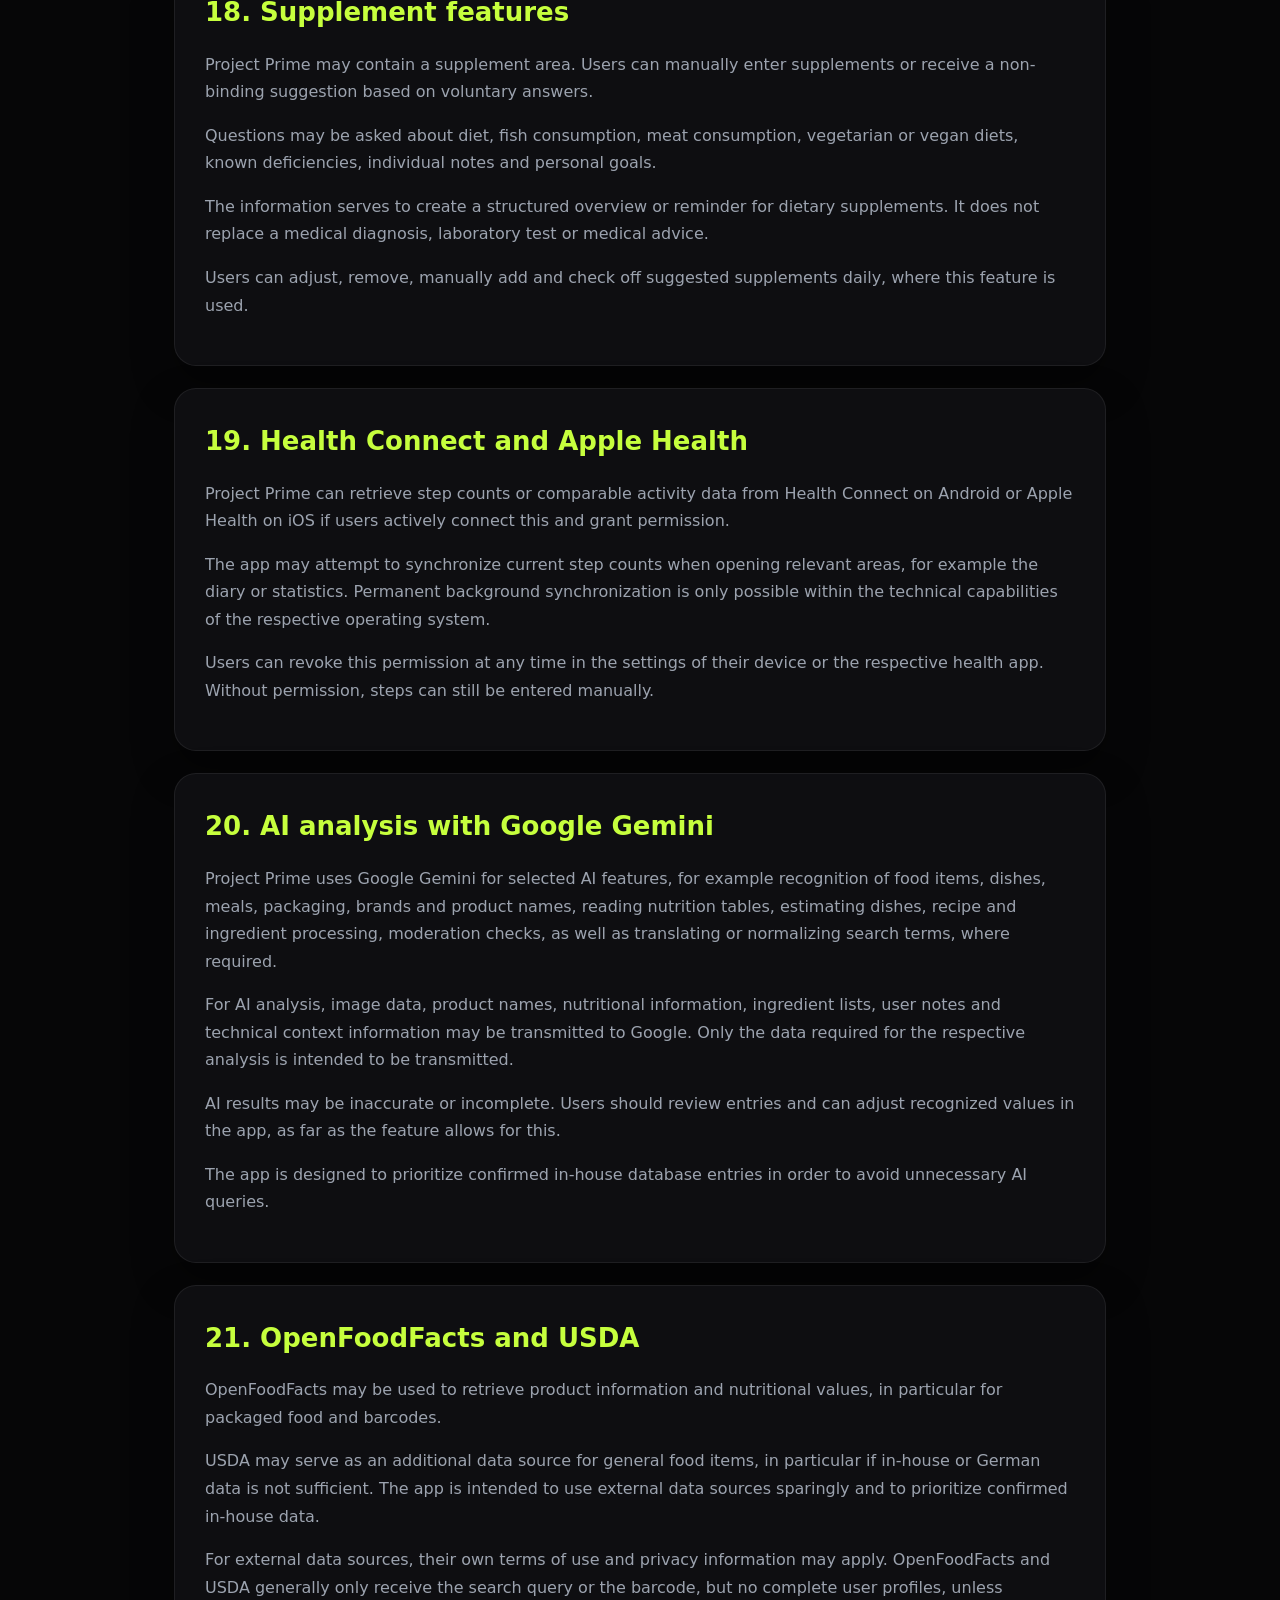
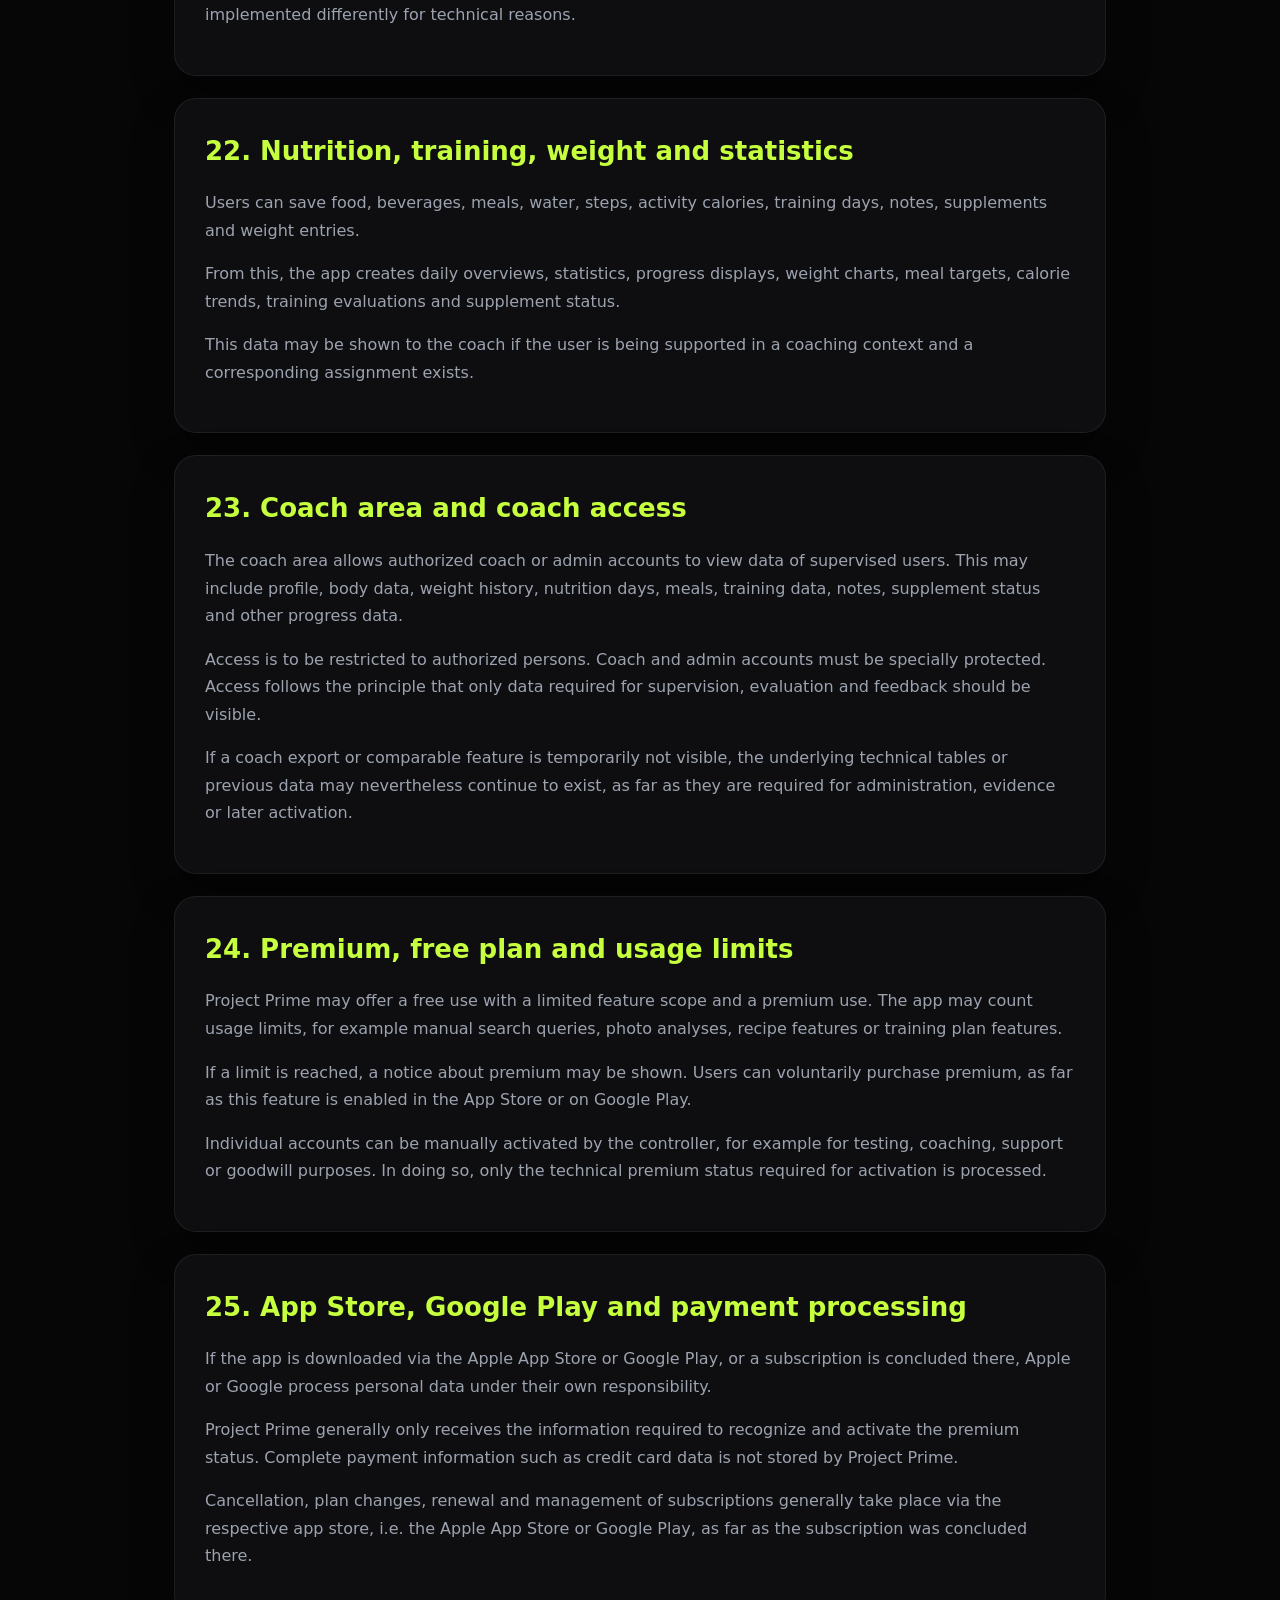
<file: en/privacy.html>
<!DOCTYPE html>
<html lang="en">
<head>
  <meta charset="UTF-8">
  <script>
  (function () {
    try {
      var MAP = {
        "index.html": "index.html",
        "datenschutz.html": "privacy.html",
        "nutzungsbedingungen.html": "terms.html",
        "impressum.html": "imprint.html",
        "konto-loeschen.html": "delete-account.html",
        "support.html": "support.html"
      };
      var REV = {};
      for (var k in MAP) { REV[MAP[k]] = k; }
      var path = location.pathname;
      var inEn = path.indexOf("/en/") !== -1;
      var file = path.split("/").pop() || "index.html";
      var chosen = null;
      try { chosen = localStorage.getItem("pp_lang"); } catch (e) {}
      var wantEn = chosen ? chosen === "en" : (navigator.language || "de").toLowerCase().indexOf("de") !== 0;
      if (wantEn && !inEn) {
        location.replace("en/" + (MAP[file] || "index.html") + location.search + location.hash);
      } else if (!wantEn && inEn) {
        location.replace("../" + (REV[file] || "index.html") + location.search + location.hash);
      }
    } catch (e) {}
  })();
  </script>
  <meta name="viewport" content="width=device-width, initial-scale=1.0">
  <title>Privacy Policy | Project Prime</title>
  <link rel="alternate" hreflang="de" href="https://REPLACE-WITH-YOUR-DOMAIN/datenschutz.html">
  <link rel="alternate" hreflang="en" href="https://REPLACE-WITH-YOUR-DOMAIN/en/privacy.html">
  <link rel="alternate" hreflang="x-default" href="https://REPLACE-WITH-YOUR-DOMAIN/datenschutz.html">
  <style>
    :root {
      --bg: #060607;
      --card: #101114;
      --card-soft: #16171b;
      --text: #f5f6f7;
      --muted: #9ca3af;
      --accent: #c6ff3d;
      --accent-ink: #0a0a0b;
      --border: rgba(198, 255, 61, .2);
      --danger: #ff4d5e;
    }

    * {
      box-sizing: border-box;
    }

    body {
      margin: 0;
      font-family: Inter, ui-sans-serif, system-ui, -apple-system, BlinkMacSystemFont, "Segoe UI", sans-serif;
      background:
        radial-gradient(circle at 8% 0%, rgba(198, 255, 61, .09), transparent 30%),
        radial-gradient(circle at 90% 8%, rgba(198, 255, 61, .04), transparent 28%),
        var(--bg);
      color: var(--text);
      line-height: 1.72;
    }

    header {
      border-bottom: 1px solid var(--border);
      background: rgba(5, 5, 6, .92);
      position: sticky;
      top: 0;
      backdrop-filter: blur(10px);
      z-index: 2;
    }

    .nav {
      max-width: 1120px;
      margin: 0 auto;
      padding: 18px 24px;
      display: flex;
      justify-content: space-between;
      gap: 16px;
      align-items: center;
    }

    .brand {
      font-size: 22px;
      font-weight: 900;
      color: var(--accent);
    }

    nav a {
      color: var(--muted);
      margin-left: 18px;
      text-decoration: none;
      font-weight: 700;
    }

    nav a:hover {
      color: var(--accent);
    }

    main {
      max-width: 980px;
      margin: 0 auto;
      padding: 46px 24px 84px;
    }

    .hero,
    .card {
      background: rgba(16, 17, 20, .88);
      border: 1px solid rgba(255, 255, 255, .07);
      border-radius: 22px;
      padding: 30px;
      margin-bottom: 22px;
      box-shadow: 0 18px 40px rgba(0, 0, 0, .35);
    }

    .hero {
      background: linear-gradient(135deg, rgba(198, 255, 61, .13), rgba(255, 255, 255, .025) 45%, rgba(255, 255, 255, .01));
      border-color: var(--border);
    }

    h1 {
      margin: 0 0 12px;
      font-size: clamp(34px, 5vw, 54px);
      line-height: 1.05;
      letter-spacing: -.03em;
    }

    h2 {
      color: var(--accent);
      margin: 0 0 10px;
      font-size: 26px;
    }

    h3 {
      margin: 18px 0 8px;
      color: var(--text);
      font-size: 20px;
    }

    p,
    li,
    td,
    th {
      color: var(--muted);
      font-size: 16px;
    }

    a {
      color: var(--accent);
      text-decoration: none;
    }

    a:hover {
      text-decoration: underline;
    }

    ul {
      padding-left: 24px;
    }

    .meta {
      color: var(--muted);
      font-weight: 700;
    }

    .notice {
      border: 1px solid var(--border);
      background: rgba(198, 255, 61, .1);
      border-radius: 16px;
      padding: 16px 18px;
      margin-top: 18px;
    }

    table {
      width: 100%;
      border-collapse: collapse;
      margin: 14px 0 4px;
      overflow: hidden;
      border-radius: 14px;
    }

    th,
    td {
      border: 1px solid rgba(255, 255, 255, .08);
      padding: 12px;
      vertical-align: top;
      text-align: left;
    }

    th {
      background: rgba(198, 255, 61, .08);
      color: var(--text);
    }

    footer {
      border-top: 1px solid var(--border);
      color: var(--muted);
      padding: 28px 24px;
      text-align: center;
    }

    @media (max-width: 760px) {
      .nav {
        display: block;
      }

      nav {
        margin-top: 12px;
      }

      nav a {
        display: inline-block;
        margin: 0 12px 8px 0;
      }

      .hero,
      .card {
        padding: 22px;
      }

      table,
      thead,
      tbody,
      th,
      td,
      tr {
        display: block;
      }

      th {
        display: none;
      }

      td {
        border-top: 0;
      }
    }
  </style>
</head>
<body>
<header>
  <div class="nav">
    <div class="brand">Project Prime</div>
    <nav>
      <a href="index.html">Home</a>
      <a href="support.html">Support</a>
      <a href="terms.html">Terms of Use</a>
      <a href="privacy.html">Privacy Policy</a>
      <a href="imprint.html">Legal Notice</a>
      <a href="../datenschutz.html" onclick="try{localStorage.setItem('pp_lang','de')}catch(e){}">DE</a>
    </nav>
  </div>
</header>

<main>
  <section class="hero">
    <p class="meta">Version 1.7 - As of: 03.08.2026</p>
    <h1>Privacy Policy for Project Prime</h1>
    <p>
      This privacy policy describes how personal data is processed when using the mobile app
      Project Prime, the coach area, and the nutrition, training, recipe, supplement and premium
      features.
    </p>
    <p>
      It applies to the Project Prime app, the associated backend services, the public website and
      all features directly connected to the app.
    </p>
  </section>

  <section class="card">
    <h2>1. Controller</h2>
    <p>
      The controller within the meaning of the General Data Protection Regulation (GDPR) is:
    </p>
    <p>
      Dennis Vollmer<br>
      Wiehenstraße 28<br>
      32289 Rödinghausen<br>
      Germany<br>
      Email: <a href="mailto:pt@dennis-vollmer.de">pt@dennis-vollmer.de</a>
    </p>
    <p>
      Wherever this privacy policy refers to "we", "us", "Project Prime" or "the app", this refers
      to the controller named above.
    </p>
  </section>

  <section class="card">
    <h2>2. Scope</h2>
    <p>
      Project Prime is a coaching and tracking app for nutrition, training, body data, progress
      tracking, recipe management, supplement planning and optional premium features.
    </p>
    <p>
      The app is aimed at users who want to document and evaluate their nutrition, training and
      progress data. Depending on usage, data may also be shown to a coach if a corresponding
      coach access or coach assignment exists.
    </p>
    <p>
      This privacy policy applies to:
    </p>
    <ul>
      <li>the mobile Project Prime app for iOS and Android,</li>
      <li>registration, login and account management,</li>
      <li>the Supabase backend and the app data stored there,</li>
      <li>the coach and admin area, where used,</li>
      <li>food, barcode, photo, recipe and AI features,</li>
      <li>supplement features and daily overviews,</li>
      <li>premium, subscription and in-app purchase features, where offered,</li>
      <li>the public website with legal notice, privacy policy, terms of use and support.</li>
    </ul>
  </section>

  <section class="card">
    <h2>3. Brief overview</h2>
    <p>
      Project Prime processes in particular account, profile, body, nutrition, training, activity,
      recipe, supplement, payment status and technical usage data.
    </p>
    <p>
      Some of this data may constitute health data within the meaning of Art. 9 GDPR or allow
      conclusions to be drawn about health, fitness, weight development, nutrition, training
      behavior and lifestyle.
    </p>
    <p>
      Photos are only processed if users actively use a corresponding feature, for example for
      loose food items, dishes, meals, barcodes, packaging or nutrition tables.
    </p>
    <p>
      Project Prime prioritizes its own database entries. External queries and AI analyses are
      only meant to take place when required for the respective feature.
    </p>
    <p>
      Users can delete their account. In doing so, personal data is deleted unless legal retention
      obligations or legitimate reasons prevent this. General, non-personal food or recipe data may
      be retained if it is needed for the app's functionality and no longer contains any direct
      personal reference.
    </p>
  </section>

  <section class="card">
    <h2>4. Definitions</h2>
    <p>
      Personal data is any information relating to an identified or identifiable natural person.
    </p>
    <p>
      Health data is personal data relating to physical or mental health that can reveal
      information about a person's state of health.
    </p>
    <p>
      Processing includes any handling of personal data, for example collecting, storing,
      displaying, calculating, evaluating, transmitting, deleting or providing.
    </p>
    <p>
      Coach means an authorized person who, within the app or a coaching relationship, can gain
      insight into shared or assigned user information.
    </p>
  </section>

  <section class="card">
    <h2>5. What data does Project Prime process?</h2>

    <h3>5.1 Account and access data</h3>
    <ul>
      <li>email address,</li>
      <li>password in a technically protected form,</li>
      <li>login status and session data,</li>
      <li>times of registration and login,</li>
      <li>technical authentication information,</li>
      <li>role information, for example user, coach or admin, where applicable.</li>
    </ul>

    <h3>5.2 Profile and coaching data</h3>
    <ul>
      <li>name or display name,</li>
      <li>profile picture, if voluntarily provided,</li>
      <li>coaching goal, for example losing weight, losing fat, building muscle, maintaining weight or gaining weight,</li>
      <li>coach assignment, if a coaching context exists,</li>
      <li>premium status or manually granted access, where required.</li>
    </ul>

    <h3>5.3 Body and goal data</h3>
    <ul>
      <li>current weight, starting weight and target weight,</li>
      <li>weight history with date,</li>
      <li>height, age and gender,</li>
      <li>metabolic adjustment in kilocalories, if entered,</li>
      <li>automatically calculated daily targets for calories, protein, carbohydrates, fat, water and steps.</li>
    </ul>

    <h3>5.4 Nutrition data</h3>
    <ul>
      <li>entered food, beverages and meals,</li>
      <li>meal category, for example breakfast, lunch, dinner or snack,</li>
      <li>grams, portions, pieces, bars, slices or other units, where available,</li>
      <li>calories, protein, fat, carbohydrates and other nutritional information,</li>
      <li>manually entered activity calories,</li>
      <li>daily notes in the diary,</li>
      <li>entries taken over from saved recipes or saved dishes.</li>
    </ul>

    <h3>5.5 Beverages</h3>
    <p>
      Beverages may be processed like food if they are relevant for nutrition tracking, for
      example cola, juice, dairy drinks, smoothies or alcoholic beverages. Name, quantity,
      calories, macronutrients and, where applicable, barcode or product information may be
      recorded.
    </p>

    <h3>5.6 Training and activity data</h3>
    <ul>
      <li>training days and training notes,</li>
      <li>training plans, training units and exercises,</li>
      <li>sets, repetitions, weights and exercise performance,</li>
      <li>cardio training types, duration, intensity and calories burned, if entered,</li>
      <li>training duration via start/stop function,</li>
      <li>subjective information such as difficulty, energy, pump feeling, pain and comments,</li>
      <li>exercise progress and charts per exercise,</li>
      <li>evaluation of minutes and units trained over the last seven days.</li>
    </ul>

    <h3>5.7 Photo, camera and image data</h3>
    <ul>
      <li>photos of loose food items, dishes, meals, packaging and nutrition tables,</li>
      <li>barcode and product images if a product is not found,</li>
      <li>information derived from photos, such as recognized food items, product names, brands, barcode/EAN, nutritional values and portions,</li>
      <li>user notes on photos, for example "the meat is venison" or "name: chili con carne".</li>
    </ul>
    <p>
      Photos are generally only processed for analysis triggered by the user. Users should not
      upload photos that show uninvolved third parties, private documents, addresses or other
      unnecessary personal information.
    </p>

    <h3>5.8 Recipe, dish and community data</h3>
    <ul>
      <li>own saved recipes and dishes,</li>
      <li>name, ingredients, quantities, units, portions and calculated nutritional values,</li>
      <li>preparation instructions, if a recipe is to be made available to the community,</li>
      <li>moderation status, AI review note, approval or rejection status,</li>
      <li>public display of approved recipe ideas within the app.</li>
    </ul>

    <h3>5.9 Supplement data</h3>
    <ul>
      <li>voluntary information on diet and supplement goals,</li>
      <li>answers to questions about the supplement suggestion,</li>
      <li>additional notes voluntarily entered by users,</li>
      <li>selected or manually added supplements,</li>
      <li>daily check-off or intake status, where used.</li>
    </ul>

    <h3>5.10 Health and activity data from the device</h3>
    <p>
      As far as users actively connect the feature, Project Prime can retrieve step counts or
      comparable activity data from Health Connect on Android or Apple Health/HealthKit on iOS.
      The connection is only established after explicit authorization within the operating
      system. Users can revoke this authorization at any time in their device settings.
    </p>

    <h3>5.11 Premium, subscription and payment status</h3>
    <ul>
      <li>selected plan, for example monthly or yearly,</li>
      <li>premium status and term information,</li>
      <li>store information from Apple or Google, where required for activation,</li>
      <li>information on whether an account was manually activated as premium.</li>
    </ul>
    <p>
      Payment data such as complete credit card information is not processed by Project Prime
      itself, but through the respective app store providers, as far as in-app purchases or
      subscriptions are offered.
    </p>

    <h3>5.12 Technical data</h3>
    <ul>
      <li>device and app information, where technically required,</li>
      <li>app version, build number and platform,</li>
      <li>update status and force-update configuration,</li>
      <li>IP address and connection data when communicating with backend, AI and database services,</li>
      <li>error and usage events that occur during operation of the app or backend services,</li>
      <li>internal, account-related usage statistics, for example from which app area a premium notice was opened,</li>
      <li>locally stored app states, settings and session information.</li>
    </ul>

    <h3>5.13 Level, badge and streak data</h3>
    <p>
      Project Prime calculates an internal experience point total (XP) and a level derived from it based on
      activities already recorded (for example meals, training, weight, steps, water and supplements). Users
      can select an unlocked badge to be displayed on their profile picture.
    </p>
    <p>
      Regular app use is likewise used to calculate and display a streak (number of consecutive active days),
      the status of any streak protection shields, and progress on weekly quests.
    </p>
    <p>
      This does not involve collecting any additional personal data beyond what is already described elsewhere
      in this policy. XP total, level, selected badge, streak status and weekly quest progress are stored via
      the Supabase backend, like the other app data.
    </p>

    <h3>5.14 Creator code data</h3>
    <p>
      Users can redeem a partner's creator code once to receive a time-limited free premium period. In doing
      so, the redeemed code, the time of redemption and the end date of the trial period may be stored.
    </p>
    <p>
      If the user takes out a genuine subscription after or during the trial period, it may be recorded
      internally that this purchase can be linked to a prior code redemption. This link is used exclusively to
      calculate revenue-share payments to the respective partner and to measure the performance of individual
      codes. Partners do not receive any individual personal data, only aggregated figures, for example the
      number of redemptions and the resulting purchases per code.
    </p>
  </section>

  <section class="card">
    <h2>6. Purposes of processing</h2>
    <p>
      Processing takes place in particular for the following purposes:
    </p>
    <ul>
      <li>providing the app and the user account,</li>
      <li>registration, login, session management and account security,</li>
      <li>displaying and calculating nutrition, training, water, step and weight data,</li>
      <li>calculating individual daily targets and meal guidelines,</li>
      <li>documenting progress and statistics,</li>
      <li>food, beverage, barcode, packaging, recipe and dish recognition,</li>
      <li>building and maintaining an in-house food and product database,</li>
      <li>reducing external AI and database queries by reusing confirmed data,</li>
      <li>storing personal recipes and dishes for later reuse,</li>
      <li>moderation and approval of community recipes,</li>
      <li>supplement suggestions and supplement tracking,</li>
      <li>calculating experience points (XP), level, streak and weekly quest progress, and displaying a
        selected badge,</li>
      <li>administering and evaluating creator codes for free trial periods, including aggregated
        revenue-share reporting to partners,</li>
      <li>coach evaluation and support, where a coaching relationship exists,</li>
      <li>providing premium features and managing usage limits,</li>
      <li>internal analysis of which app area a premium notice was opened from, in order to improve features and offers,</li>
      <li>troubleshooting, abuse prevention, security and technical stability,</li>
      <li>fulfilling legal obligations and asserting legal claims.</li>
    </ul>
  </section>

  <section class="card">
    <h2>7. Legal bases</h2>
    <p>
      We only process personal data if there is a legal basis for doing so. Depending on the
      feature, the following legal bases apply in particular:
    </p>
    <table>
      <thead>
        <tr>
          <th>Processing</th>
          <th>Legal basis</th>
        </tr>
      </thead>
      <tbody>
        <tr>
          <td>Account, login, app features, premium features and coaching services</td>
          <td>Art. 6(1)(b) GDPR, contract or pre-contractual measures</td>
        </tr>
        <tr>
          <td>Health, fitness, nutrition, training and progress data</td>
          <td>Art. 9(2)(a) GDPR, explicit consent; additionally Art. 6(1)(a) or (b) GDPR</td>
        </tr>
        <tr>
          <td>Camera, photo, barcode, packaging and dish analysis</td>
          <td>Art. 6(1)(a) GDPR; additionally Art. 9(2)(a) GDPR where health-related</td>
        </tr>
        <tr>
          <td>Health Connect or Apple Health data</td>
          <td>Art. 6(1)(a) GDPR; Art. 9(2)(a) GDPR where health-related</td>
        </tr>
        <tr>
          <td>Coach access to user progress</td>
          <td>Art. 6(1)(b) GDPR; Art. 9(2)(a) GDPR where health-related</td>
        </tr>
        <tr>
          <td>Recipe moderation, abuse prevention and security checks</td>
          <td>Art. 6(1)(f) GDPR, legitimate interest in safe and lawful app use</td>
        </tr>
        <tr>
          <td>Internal usage and conversion analysis, for example for premium notices</td>
          <td>Art. 6(1)(f) GDPR, legitimate interest in improving the product and offers</td>
        </tr>
        <tr>
          <td>Redeeming creator codes and revenue-share reporting to partners</td>
          <td>Art. 6(1)(b) GDPR (granting the trial period) and Art. 6(1)(f) GDPR, legitimate interest in
            accounting for partnerships</td>
        </tr>
        <tr>
          <td>Technical security data, update checks and error analysis</td>
          <td>Art. 6(1)(f) GDPR, legitimate interest in security and functionality</td>
        </tr>
        <tr>
          <td>Statutory retention and documentation obligations</td>
          <td>Art. 6(1)(c) GDPR</td>
        </tr>
      </tbody>
    </table>
  </section>

  <section class="card">
    <h2>8. Consent when the app is first launched</h2>
    <p>
      When the app is launched for the first time, the user is actively asked to consent to
      Project Prime processing health, fitness, nutrition, training, photo and progress data in
      order to provide the app.
    </p>
    <p>
      Consent must not be pre-selected. The user must be able to open the privacy policy and must
      actively confirm the processing.
    </p>
    <p>
      Without this consent, features that process health and fitness data cannot be used, or can
      only be used to a limited extent.
    </p>
    <div class="notice">
      <p>
        Example of the consent text in the app:
      </p>
      <p>
        "I have read the privacy policy and consent to Project Prime processing my health,
        fitness, nutrition, training and progress data in order to provide me with the app
        features and coaching. I can withdraw my consent at any time with effect for the future."
      </p>
    </div>
  </section>

  <section class="card">
    <h2>9. Registration, login and password</h2>
    <p>
      A user account is required to use the app. Users register with an email address and a
      password. The password is not stored in plain text.
    </p>
    <p>
      During registration, a password may need to be repeated to avoid input errors. To recover a
      forgotten password, users can use the email features of the authentication provider, where
      these are enabled.
    </p>
    <p>
      Alternatively, users can log in with "Continue with Google" or "Continue with Apple". In
      this case, Google or Apple confirms the user's identity and transmits a technical login
      token as well as, where released by the user, email address and name to our authentication
      provider, so that it can create or recognize a user account. No password is stored with us
      in this case. Apple also allows a private relay email address to be used instead of the real
      email address.
    </p>
    <p>
      Login sessions can be stored locally on the device so that users do not have to log in again
      every time they start the app.
    </p>
  </section>

  <section class="card">
    <h2>10. Supabase as backend service</h2>
    <p>
      Project Prime uses Supabase as a backend service for authentication, database, access
      protection, role management and storage of app data.
    </p>
    <p>
      Supabase may in particular process account, profile, nutrition, training, weight, role,
      premium, recipe, food, supplement, update and review data records.
    </p>
    <p>
      Supabase may be used as a data processor. According to the current state of the project, the
      server region is Frankfurt, Germany, or the EU.
    </p>
    <p>
      Access to data is restricted by technical rules, roles and access rights. Users should
      generally only be able to see their own personal data. Coach or admin access is to be
      restricted to authorized accounts.
    </p>
  </section>

  <section class="card">
    <h2>11. In-house food and product database</h2>
    <p>
      Project Prime uses its own food and product database. When a user adds a food item,
      beverage or product, a data record with name, nutritional values, brand, barcode/EAN,
      portion information, search terms and source may be stored.
    </p>
    <p>
      The goal is to answer future search queries faster, more reliably and with fewer external
      requests. If an entry is reliably found in the in-house database, it can be used without a
      renewed AI query.
    </p>
    <p>
      General food items without a brand, for example "apple", "skyr", "iceberg lettuce" or "whole
      grain bread", may be stored as general baseline values. Branded products captured via
      barcode or packaging may additionally be stored with barcode and brand.
    </p>
    <p>
      Such data records generally serve the general functionality of the app and are not intended
      to be permanently displayed publicly in association with a specific person. They may be
      retained after deletion of a user account if they no longer contain any personal reference.
    </p>
  </section>

  <section class="card">
    <h2>12. Manual food search</h2>
    <p>
      Users can manually search for food and beverages. The app searches its own database first.
      If a matching general or saved entry exists, it is shown preferentially.
    </p>
    <p>
      If no matching in-house entry is found and it is a general food item or beverage without a
      specific brand, the app may estimate nutritional values or supplement them from external
      sources. If a specific brand or product is searched for and is not available, the app may
      point to barcode scanning or a product photo.
    </p>
    <p>
      Manual search may be limited in the free plan. Search queries may be counted in order to
      technically implement free and premium features.
    </p>
  </section>

  <section class="card">
    <h2>13. Barcode scanning and packaged food</h2>
    <p>
      For packaged food, users can scan the barcode. The app first checks its own database. If a
      matching data record is found there, the product can be shown without AI analysis and
      without an external product search.
    </p>
    <p>
      If the product is not known, the app may query OpenFoodFacts using the barcode. If plausible
      nutritional values are found there, they can be displayed and, after confirmation, stored in
      the in-house database.
    </p>
    <p>
      If insufficient data is found, the app may ask the user to photograph the front of the
      package and the nutrition table. Product name, brand, nutritional values and, where
      applicable, portion information can be extracted from this.
    </p>
    <p>
      If a portion, piece, bar or comparable unit is recognized, it may be shown as an additional
      selection option. By default, the value per 100 g should be shown unless something else is
      selected.
    </p>
    <p>
      Barcode products that were not found or were entered manually may be stored in a review list
      so that the information can later be checked or corrected.
    </p>
  </section>

  <section class="card">
    <h2>14. Loose food items</h2>
    <p>
      For loose food items, for example fruit, vegetables, meat, eggs, cheese, bread or salad
      without a barcode, users can take a photo. The AI can first recognize which food item is
      shown.
    </p>
    <p>
      The app then searches its own database first. If a reliable match is found there, the
      nutritional values from the database are used. An additional AI nutrition estimate is then
      generally not required.
    </p>
    <p>
      If no reliable match is found, the app may estimate nutritional values or supplement them
      from external sources and save the entry after confirmation. If a typical portion can
      reasonably be determined, for example for an apple, banana, egg, slice of bread or similar
      food items, a portion unit may additionally be saved.
    </p>
  </section>

  <section class="card">
    <h2>15. Photographing a dish or meal</h2>
    <p>
      Users can photograph dishes or meals, for example plates, bowls, tartare rolls, döner,
      currywurst or filled bread rolls. Users can additionally enter a note, such as "the meat is
      venison" or "name: chili con carne".
    </p>
    <p>
      The app can estimate the dish and show an overall figure for calories and macronutrients.
      Alternatively, recognized components can be entered individually.
    </p>
    <p>
      In the background, the app can compare recognized components with its own database. If
      components are not available, general baseline values may be generated and saved so that
      future recognitions are cheaper and more consistent.
    </p>
    <p>
      Users can optionally save an estimated dish for themselves. Saved dishes are generally
      personal entries of the respective account and are not automatically visible to all users.
    </p>
    <p>
      Estimated dishes may additionally be saved as a review record so that the plausibility of
      the estimates can be checked and improved.
    </p>
  </section>

  <section class="card">
    <h2>16. Capturing, dictating and saving recipes</h2>
    <p>
      Users can manually capture recipes or dictate ingredients by voice. Voice input uses the
      operating system's speech recognition, where available. Users can enter ingredients with
      quantities, grams, count or comparable units.
    </p>
    <p>
      Required fields may in particular be the name of the dish and the number of servings. The
      app calculates the nutritional values of the overall recipe and the desired serving from the
      ingredients and quantities.
    </p>
    <p>
      For ingredients, the app searches its own database first. If ingredients are not available,
      general nutritional values may be estimated and saved as a baseline value. Where
      appropriate, a typical portion, piece count or slice may additionally be saved.
    </p>
    <p>
      Users can save their own recipes personally and select them again later. Personal recipes
      can be deleted again by the user.
    </p>
    <p>
      Users can voluntarily make a recipe available to the community. In this case, preparation
      instructions must be provided. The recipe is first reviewed and only becomes visible to
      other users after approval.
    </p>
  </section>

  <section class="card">
    <h2>17. Community recipes and moderation</h2>
    <p>
      Submitted community recipes may contain name, ingredients, preparation instructions,
      servings, calories, protein, categories, notes and other nutritional values.
    </p>
    <p>
      Since community recipes may later be shown to other users, users may not submit personal
      data, insults, discriminatory content, unlawful content, confidential information belonging
      to others, or content that is problematic under copyright law.
    </p>
    <p>
      New recipe ideas are first saved for review. The app may carry out an AI pre-check, in
      particular for grossly inappropriate, insulting, discriminatory, racist, sexist or otherwise
      unlawful content. In addition, a manual approval is carried out by the controller or an
      authorized person.
    </p>
    <p>
      Community recipes are only intended to become generally visible after approval. Until then,
      users may be shown a note such as "submitted for review".
    </p>
    <p>
      If a user account is deleted, approved recipe ideas may generally be retained if they no
      longer contain any personal reference. If recipe ideas contain personal data, this data is
      deleted or anonymized upon request.
    </p>
  </section>

  <section class="card">
    <h2>18. Supplement features</h2>
    <p>
      Project Prime may contain a supplement area. Users can manually enter supplements or
      receive a non-binding suggestion based on voluntary answers.
    </p>
    <p>
      Questions may be asked about diet, fish consumption, meat consumption, vegetarian or vegan
      diets, known deficiencies, individual notes and personal goals.
    </p>
    <p>
      The information serves to create a structured overview or reminder for dietary supplements.
      It does not replace a medical diagnosis, laboratory test or medical advice.
    </p>
    <p>
      Users can adjust, remove, manually add and check off suggested supplements daily, where this
      feature is used.
    </p>
  </section>

  <section class="card">
    <h2>19. Health Connect and Apple Health</h2>
    <p>
      Project Prime can retrieve step counts or comparable activity data from Health Connect on
      Android or Apple Health on iOS if users actively connect this and grant permission.
    </p>
    <p>
      The app may attempt to synchronize current step counts when opening relevant areas, for
      example the diary or statistics. Permanent background synchronization is only possible
      within the technical capabilities of the respective operating system.
    </p>
    <p>
      Users can revoke this permission at any time in the settings of their device or the
      respective health app. Without permission, steps can still be entered manually.
    </p>
  </section>

  <section class="card">
    <h2>20. AI analysis with Google Gemini</h2>
    <p>
      Project Prime uses Google Gemini for selected AI features, for example recognition of food
      items, dishes, meals, packaging, brands and product names, reading nutrition tables,
      estimating dishes, recipe and ingredient processing, moderation checks, as well as
      translating or normalizing search terms, where required.
    </p>
    <p>
      For AI analysis, image data, product names, nutritional information, ingredient lists, user
      notes and technical context information may be transmitted to Google. Only the data
      required for the respective analysis is intended to be transmitted.
    </p>
    <p>
      AI results may be inaccurate or incomplete. Users should review entries and can adjust
      recognized values in the app, as far as the feature allows for this.
    </p>
    <p>
      The app is designed to prioritize confirmed in-house database entries in order to avoid
      unnecessary AI queries.
    </p>
  </section>

  <section class="card">
    <h2>21. OpenFoodFacts and USDA</h2>
    <p>
      OpenFoodFacts may be used to retrieve product information and nutritional values, in
      particular for packaged food and barcodes.
    </p>
    <p>
      USDA may serve as an additional data source for general food items, in particular if
      in-house or German data is not sufficient. The app is intended to use external data sources
      sparingly and to prioritize confirmed in-house data.
    </p>
    <p>
      For external data sources, their own terms of use and privacy information may apply.
      OpenFoodFacts and USDA generally only receive the search query or the barcode, but no
      complete user profiles, unless implemented differently for technical reasons.
    </p>
  </section>

  <section class="card">
    <h2>22. Nutrition, training, weight and statistics</h2>
    <p>
      Users can save food, beverages, meals, water, steps, activity calories, training days,
      notes, supplements and weight entries.
    </p>
    <p>
      From this, the app creates daily overviews, statistics, progress displays, weight charts,
      meal targets, calorie trends, training evaluations and supplement status.
    </p>
    <p>
      This data may be shown to the coach if the user is being supported in a coaching context and
      a corresponding assignment exists.
    </p>
  </section>

  <section class="card">
    <h2>23. Coach area and coach access</h2>
    <p>
      The coach area allows authorized coach or admin accounts to view data of supervised users.
      This may include profile, body data, weight history, nutrition days, meals, training data,
      notes, supplement status and other progress data.
    </p>
    <p>
      Access is to be restricted to authorized persons. Coach and admin accounts must be
      specially protected. Access follows the principle that only data required for supervision,
      evaluation and feedback should be visible.
    </p>
    <p>
      If a coach export or comparable feature is temporarily not visible, the underlying technical
      tables or previous data may nevertheless continue to exist, as far as they are required for
      administration, evidence or later activation.
    </p>
  </section>

  <section class="card">
    <h2>24. Premium, free plan and usage limits</h2>
    <p>
      Project Prime may offer a free use with a limited feature scope and a premium use. The app
      may count usage limits, for example manual search queries, photo analyses, recipe features
      or training plan features.
    </p>
    <p>
      If a limit is reached, a notice about premium may be shown. Users can voluntarily purchase
      premium, as far as this feature is enabled in the App Store or on Google Play.
    </p>
    <p>
      Individual accounts can be manually activated by the controller, for example for testing,
      coaching, support or goodwill purposes. In doing so, only the technical premium status
      required for activation is processed.
    </p>
  </section>

  <section class="card">
    <h2>25. App Store, Google Play and payment processing</h2>
    <p>
      If the app is downloaded via the Apple App Store or Google Play, or a subscription is
      concluded there, Apple or Google process personal data under their own responsibility.
    </p>
    <p>
      Project Prime generally only receives the information required to recognize and activate
      the premium status. Complete payment information such as credit card data is not stored by
      Project Prime.
    </p>
    <p>
      Cancellation, plan changes, renewal and management of subscriptions generally take place via
      the respective app store, i.e. the Apple App Store or Google Play, as far as the
      subscription was concluded there.
    </p>
  </section>

  <section class="card">
    <h2>26. Update check and forced update</h2>
    <p>
      The app may check at launch whether a new minimum version is required. For this, platform,
      app version and build number may be compared with a configuration in the backend.
    </p>
    <p>
      If a version is no longer supported for security, functional or compatibility reasons, the
      app may restrict access until the update is completed. This check serves the security,
      error prevention and functionality of the app.
    </p>
  </section>

  <section class="card">
    <h2>27. Local storage on the device</h2>
    <p>
      The app may store certain data locally on the device, for example login status, app
      settings, last selected values, caches and display states.
    </p>
    <p>
      This local storage serves the usability, performance and offline availability of individual
      app features.
    </p>
    <p>
      When the app is deleted, locally stored data may be removed. Data stored on the server is
      not automatically deleted as a result. Deleting the account within the app or a request to
      the controller is required for this.
    </p>
  </section>

  <section class="card">
    <h2>28. App permissions</h2>
    <table>
      <thead>
        <tr>
          <th>Permission</th>
          <th>Purpose</th>
        </tr>
      </thead>
      <tbody>
        <tr>
          <td>Camera</td>
          <td>Barcode scanning, photographing food items, dishes, meals, packaging and nutrition tables</td>
        </tr>
        <tr>
          <td>Photos/media</td>
          <td>Selecting existing images, as far as this feature is enabled</td>
        </tr>
        <tr>
          <td>Microphone/voice input</td>
          <td>Voice input for recipe ingredients, as far as the user uses this feature and the operating system provides it</td>
        </tr>
        <tr>
          <td>Internet/network</td>
          <td>Login, Supabase backend, AI analysis, OpenFoodFacts/USDA queries, premium status and update check</td>
        </tr>
        <tr>
          <td>Health Connect/Apple Health</td>
          <td>Steps and activity data, if users actively allow this connection</td>
        </tr>
        <tr>
          <td>Notifications</td>
          <td>Only if reminders or push notices are enabled</td>
        </tr>
      </tbody>
    </table>
  </section>

  <section class="card">
    <h2>29. Recipients and service providers</h2>
    <p>
      Personal data may be transmitted to the following recipients or categories of recipients, as
      far as this is required for the app, coaching, security or legal obligations:
    </p>
    <ul>
      <li>Supabase as backend and authentication service,</li>
      <li>Google Gemini for AI analysis,</li>
      <li>OpenFoodFacts and USDA for food and product data,</li>
      <li>Apple App Store and Google Play for app distribution and subscriptions,</li>
      <li>Google and Apple as providers of the "Continue with Google" and "Continue with Apple" login options, as far as users choose this login method,</li>
      <li>coach and admin accounts, as far as authorization exists,</li>
      <li>hosting and IT service providers for the website, support and operation,</li>
      <li>legal advisors, tax advisors or authorities, as far as legally required.</li>
    </ul>
  </section>

  <section class="card">
    <h2>30. Transfers to third countries</h2>
    <p>
      When using services from international providers, processing may take place outside the
      European Union or the European Economic Area.
    </p>
    <p>
      In such cases, we ensure that appropriate safeguards within the meaning of the GDPR are in
      place, for example EU standard contractual clauses, adequacy decisions or additional
      protective measures.
    </p>
  </section>

  <section class="card">
    <h2>31. Storage period</h2>
    <p>
      We only store personal data for as long as is necessary for the respective purposes or as
      long as legal obligations exist.
    </p>
    <p>
      Account, profile, nutrition, training, weight, supplement and progress data is generally
      stored until account deletion or termination of use.
    </p>
    <p>
      General, approved food, product and recipe data without a direct personal reference may
      continue to exist for longer so that the app database remains functional.
    </p>
    <p>
      Review records, technical logs and security data are deleted or anonymized as soon as they
      are no longer required for error analysis, quality assurance, security or legal evidence.
    </p>
  </section>

  <section class="card">
    <h2>32. Account deletion and deletion of personal data</h2>
    <p>
      Users can delete their account within the app, as far as this feature is provided.
      Alternatively, a deletion request can be sent to the contact address named above.
    </p>
    <p>
      When an account is deleted, the user's personal data is deleted unless legal retention
      obligations, security reasons or legitimate interests prevent this.
    </p>
    <p>
      In particular, the following is deleted:
    </p>
    <ul>
      <li>user account and authentication reference,</li>
      <li>app profile and body data,</li>
      <li>weight history, daily data and notes,</li>
      <li>nutrition and training days,</li>
      <li>personal saved recipes and saved dishes, as far as they are personal,</li>
      <li>supplement plan and daily supplement entries,</li>
      <li>role and access data, as far as it only relates to this account,</li>
      <li>personal review records, as far as technically attributable.</li>
    </ul>
    <p>
      General, non-personal data required for the functionality of the app database does not have
      to be automatically deleted, for example confirmed general food items, barcode/product data
      without a personal reference, or approved community recipes without a personal reference.
    </p>
    <p>
      If such content contains personal data, users can request its deletion or anonymization.
    </p>
  </section>

  <section class="card">
    <h2>33. Rights of data subjects</h2>
    <p>
      Under the GDPR, users have in particular the following rights:
    </p>
    <ul>
      <li>right of access under Art. 15 GDPR,</li>
      <li>right to rectification under Art. 16 GDPR,</li>
      <li>right to erasure under Art. 17 GDPR,</li>
      <li>right to restriction of processing under Art. 18 GDPR,</li>
      <li>right to data portability under Art. 20 GDPR,</li>
      <li>right to object under Art. 21 GDPR,</li>
      <li>right to withdraw consent granted under Art. 7(3) GDPR,</li>
      <li>right to lodge a complaint with a data protection supervisory authority.</li>
    </ul>
    <p>
      Requests can be sent to <a href="mailto:pt@dennis-vollmer.de">pt@dennis-vollmer.de</a>.
    </p>
  </section>

  <section class="card">
    <h2>34. Withdrawal of consent</h2>
    <p>
      As far as processing is based on consent, users can withdraw this consent at any time with
      effect for the future.
    </p>
    <p>
      Withdrawal may result in certain app features no longer being usable, in particular features
      for health, nutrition, training, health-app, photo and AI analysis.
    </p>
  </section>

  <section class="card">
    <h2>35. Automated decisions and profiling</h2>
    <p>
      Project Prime creates evaluations, daily targets, meal guidelines, progress displays, AI
      estimates, training histories, supplement suggestions and recommendations.
    </p>
    <p>
      These serve to support the user and the coaching. There is no exclusively automated decision
      with legal effect or similarly significant impact within the meaning of Art. 22 GDPR.
    </p>
    <p>
      AI results and app evaluations may be inaccurate. They do not replace a medical diagnosis,
      therapy, medical advice or individual nutritional counseling by an appropriately qualified
      body.
    </p>
  </section>

  <section class="card">
    <h2>36. Data security</h2>
    <p>
      We take appropriate technical and organizational measures to protect personal data against
      loss, misuse, unauthorized access, alteration or disclosure.
    </p>
    <p>
      These include in particular:
    </p>
    <ul>
      <li>HTTPS connections,</li>
      <li>authentication via user accounts,</li>
      <li>role-based access rights,</li>
      <li>backend security rules,</li>
      <li>separation of user, coach and admin access,</li>
      <li>limiting AI and third-party queries to required data,</li>
      <li>regular review and adjustment of the technical implementation.</li>
    </ul>
  </section>

  <section class="card">
    <h2>37. Minors</h2>
    <p>
      The app is generally not aimed at children. Should the app be used by minors, it should
      first be checked whether consent from a parent or legal guardian is required.
    </p>
  </section>

  <section class="card">
    <h2>38. Google Play Data Safety and Apple Privacy Labels</h2>
    <p>
      For publication of the app in the Google Play Store and the Apple App Store, privacy
      information is provided in accordance with the actual data processing.
    </p>
    <p>
      Based on the current feature scope, Project Prime in particular processes the following
      categories of data:
    </p>
    <ul>
      <li>account data, for example email address,</li>
      <li>health and fitness data, for example weight, body data, nutrition, training and progress,</li>
      <li>app activity and usage status,</li>
      <li>photos and camera data exclusively for analysis triggered by the user,</li>
      <li>user content, for example recipes, dishes, notes and community submissions,</li>
      <li>technical identifiers, as far as required for operating the app,</li>
      <li>purchase or subscription status, as far as premium features are used.</li>
    </ul>
    <p>
      The information in the privacy details of the respective app stores is updated accordingly
      when the feature scope changes.
    </p>
  </section>

  <section class="card">
    <h2>39. Website, support and contact</h2>
    <p>
      The public Project Prime website provides information on the app, support, privacy, terms of
      use and legal notice.
    </p>
    <p>
      If users contact us by email, the information provided is processed in order to answer the
      inquiry. This may include email address, name, content of the inquiry and accompanying
      technical information.
    </p>
  </section>

  <section class="card">
    <h2>40. Changes to this privacy policy</h2>
    <p>
      We may adapt this privacy policy if features, providers, the legal situation or technical
      processes change.
    </p>
    <p>
      The current version is made available in the app or via a suitable link. In the event of
      material changes, a notice may be given in the app.
    </p>
  </section>

  <section class="card">
    <h2>41. Contact for privacy questions</h2>
    <p>
      For questions about data protection, exercising rights or account deletion, users can
      contact the controller at the following address:
    </p>
    <p>
      <a href="mailto:pt@dennis-vollmer.de">pt@dennis-vollmer.de</a>
    </p>
  </section>

  <section class="card">
    <h2>Appendix A: Overview of key processing activities</h2>
    <table>
      <thead>
        <tr>
          <th>Area</th>
          <th>Data</th>
          <th>Purpose</th>
          <th>Storage/recipient</th>
        </tr>
      </thead>
      <tbody>
        <tr>
          <td>Account</td>
          <td>Email, login, session data</td>
          <td>Registration and access protection</td>
          <td>Supabase Auth, backend</td>
        </tr>
        <tr>
          <td>Profile</td>
          <td>Name, goal, profile picture</td>
          <td>Personalization and coaching</td>
          <td>Supabase, coach view</td>
        </tr>
        <tr>
          <td>Body data</td>
          <td>Weight, height, age, gender, target weight</td>
          <td>Daily targets, history and evaluation</td>
          <td>Supabase, coach view</td>
        </tr>
        <tr>
          <td>Nutrition</td>
          <td>Food, beverages, grams, portions, nutritional values, meal</td>
          <td>Tracking and daily overview</td>
          <td>Supabase, in-house food database</td>
        </tr>
        <tr>
          <td>Training</td>
          <td>Training day, exercises, sets, weights, duration, notes</td>
          <td>Training plan, training log and evaluation</td>
          <td>Supabase, coach view</td>
        </tr>
        <tr>
          <td>Photos</td>
          <td>Food, packaging, nutrition, recipe and dish photos</td>
          <td>Recognition, estimation and quality assurance</td>
          <td>Temporary/AI provider, possibly backend review</td>
        </tr>
        <tr>
          <td>Barcode</td>
          <td>EAN/barcode, product name, brand, nutritional values</td>
          <td>Product search and reuse</td>
          <td>In-house database, OpenFoodFacts</td>
        </tr>
        <tr>
          <td>AI</td>
          <td>Image data, prompts, user notes, result data</td>
          <td>Recognition, estimation, moderation</td>
          <td>Google Gemini</td>
        </tr>
        <tr>
          <td>Recipes</td>
          <td>Name, ingredients, preparation, categories, moderation status</td>
          <td>Personal recipes and community recipes</td>
          <td>Supabase, visible only after approval</td>
        </tr>
        <tr>
          <td>Supplements</td>
          <td>Answers, suggestions, selected supplements, daily status</td>
          <td>Supplement overview and daily reminder/check-off function</td>
          <td>Supabase</td>
        </tr>
        <tr>
          <td>Level/badges/streak</td>
          <td>XP total, level, selected badge, streak status, streak protection shields, weekly quest
            progress</td>
          <td>Motivation and progress display</td>
          <td>Supabase</td>
        </tr>
        <tr>
          <td>Health data</td>
          <td>Steps and activity data</td>
          <td>Automatic daily update</td>
          <td>Health Connect/Apple Health, Supabase after saving</td>
        </tr>
        <tr>
          <td>Premium</td>
          <td>Plan, term, premium status</td>
          <td>Activation of premium features</td>
          <td>Apple/Google, Supabase</td>
        </tr>
        <tr>
          <td>Creator code</td>
          <td>Redeemed code, redemption time, trial end date, possibly a link to a later purchase</td>
          <td>Granting the trial period and aggregated revenue-share reporting</td>
          <td>Supabase, partners receive only aggregated figures per code</td>
        </tr>
        <tr>
          <td>Login</td>
          <td>Login token, email, name (for Google/Apple login)</td>
          <td>Creating or recognizing an account</td>
          <td>Google, Apple, Supabase Auth</td>
        </tr>
        <tr>
          <td>Usage analysis</td>
          <td>Trigger area and time of a premium notice</td>
          <td>Product and offer improvement</td>
          <td>Supabase</td>
        </tr>
        <tr>
          <td>Coach</td>
          <td>User progress, daily data, notes</td>
          <td>Support and feedback</td>
          <td>Coach/admin access</td>
        </tr>
      </tbody>
    </table>
  </section>
</main>

<footer>
  Project Prime - Privacy Policy - As of 01.08.2026
</footer>
</body>
</html>
</file>
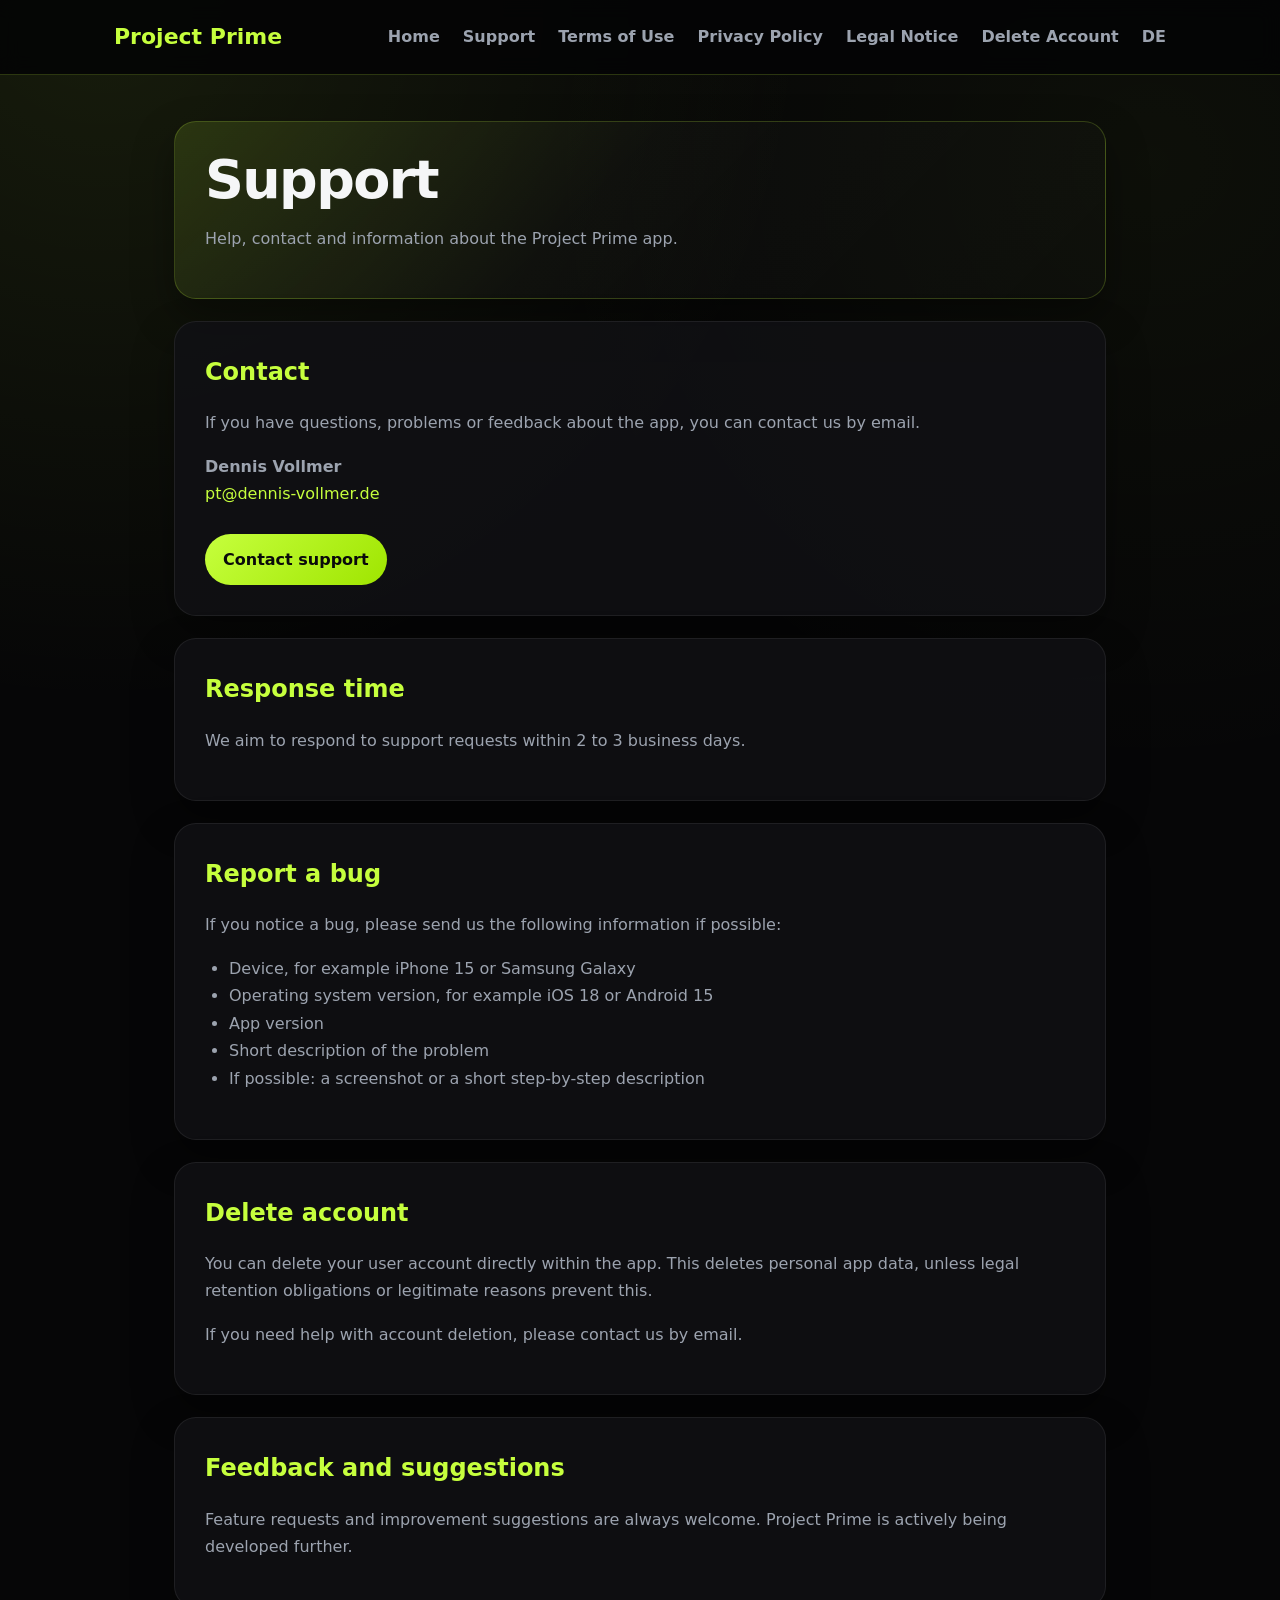
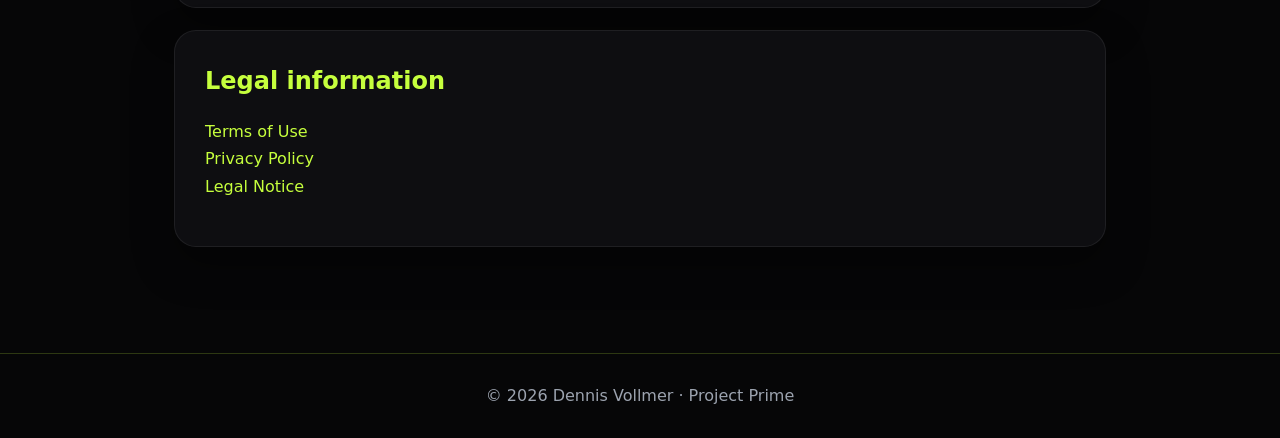
<file: en/support.html>
<!DOCTYPE html>
<html lang="en">
<head>
  <meta charset="UTF-8">
  <script>
  (function () {
    try {
      var MAP = {
        "index.html": "index.html",
        "datenschutz.html": "privacy.html",
        "nutzungsbedingungen.html": "terms.html",
        "impressum.html": "imprint.html",
        "konto-loeschen.html": "delete-account.html",
        "support.html": "support.html"
      };
      var REV = {};
      for (var k in MAP) { REV[MAP[k]] = k; }
      var path = location.pathname;
      var inEn = path.indexOf("/en/") !== -1;
      var file = path.split("/").pop() || "index.html";
      var chosen = null;
      try { chosen = localStorage.getItem("pp_lang"); } catch (e) {}
      var wantEn = chosen ? chosen === "en" : (navigator.language || "de").toLowerCase().indexOf("de") !== 0;
      if (wantEn && !inEn) {
        location.replace("en/" + (MAP[file] || "index.html") + location.search + location.hash);
      } else if (!wantEn && inEn) {
        location.replace("../" + (REV[file] || "index.html") + location.search + location.hash);
      }
    } catch (e) {}
  })();
  </script>
  <meta name="viewport" content="width=device-width, initial-scale=1.0">
  <title>Support | Project Prime</title>
  <link rel="alternate" hreflang="de" href="https://REPLACE-WITH-YOUR-DOMAIN/support.html">
  <link rel="alternate" hreflang="en" href="https://REPLACE-WITH-YOUR-DOMAIN/en/support.html">
  <link rel="alternate" hreflang="x-default" href="https://REPLACE-WITH-YOUR-DOMAIN/support.html">
  <style>
    :root{--bg:#060607;--card:#101114;--text:#f5f6f7;--muted:#9ca3af;--accent:#c6ff3d;--accent-ink:#0a0a0b;--border:rgba(198,255,61,.2)}
    *{box-sizing:border-box}
    body{margin:0;font-family:Inter,ui-sans-serif,system-ui,-apple-system,BlinkMacSystemFont,"Segoe UI",sans-serif;background:radial-gradient(circle at 8% 0%,rgba(198,255,61,.09),transparent 30%),radial-gradient(circle at 90% 8%,rgba(198,255,61,.04),transparent 28%),var(--bg);color:var(--text);line-height:1.72}
    header{border-bottom:1px solid var(--border);background:rgba(5,5,6,.92);position:sticky;top:0;backdrop-filter:blur(10px)}
    .nav{max-width:1100px;margin:0 auto;padding:18px 24px;display:flex;justify-content:space-between;gap:16px;align-items:center}
    .brand{font-size:22px;font-weight:900;color:var(--accent)}
    nav a{color:var(--muted);margin-left:18px;text-decoration:none;font-weight:700}
    nav a:hover{color:var(--accent)}
    main{max-width:980px;margin:0 auto;padding:46px 24px 84px}
    .hero,.card{background:rgba(16,17,20,.88);border:1px solid rgba(255,255,255,.07);border-radius:22px;padding:30px;margin-bottom:22px;box-shadow:0 18px 40px rgba(0,0,0,.35)}
    .hero{background:linear-gradient(135deg,rgba(198,255,61,.13),rgba(255,255,255,.025) 45%,rgba(255,255,255,.01));border-color:var(--border)}
    h1{margin:0 0 12px;font-size:clamp(34px,5vw,54px);line-height:1.05;letter-spacing:-.03em}
    h2{color:var(--accent);margin:0 0 10px}
    p,li{color:var(--muted);font-size:16px}
    a{color:var(--accent);text-decoration:none}
    a:hover{text-decoration:underline}
    ul{padding-left:24px}
    .button{display:inline-block;margin-top:10px;padding:12px 18px;border-radius:999px;background:linear-gradient(135deg,var(--accent),#9fe500);color:var(--accent-ink);font-weight:900;text-decoration:none;transition:transform .16s ease}
    .button:hover{transform:translateY(-2px)}
    footer{border-top:1px solid var(--border);color:var(--muted);padding:28px 24px;text-align:center}
    @media(max-width:760px){.nav{display:block}nav{margin-top:12px}nav a{display:inline-block;margin:0 12px 8px 0}.hero,.card{padding:22px}}
  </style>
</head>
<body>
<header>
  <div class="nav">
    <div class="brand">Project Prime</div>
    <nav>
      <a href="index.html">Home</a>
      <a href="support.html">Support</a>
      <a href="terms.html">Terms of Use</a>
      <a href="privacy.html">Privacy Policy</a>
      <a href="imprint.html">Legal Notice</a>
      <a href="delete-account.html">Delete Account</a>
      <a href="../support.html" onclick="try{localStorage.setItem('pp_lang','de')}catch(e){}">DE</a>
    </nav>
  </div>
</header>

<main>
  <section class="hero">
    <h1>Support</h1>
    <p>Help, contact and information about the Project Prime app.</p>
  </section>

  <section class="card">
    <h2>Contact</h2>
    <p>If you have questions, problems or feedback about the app, you can contact us by email.</p>
    <p><strong>Dennis Vollmer</strong><br><a href="mailto:pt@dennis-vollmer.de">pt@dennis-vollmer.de</a></p>
    <a class="button" href="mailto:pt@dennis-vollmer.de">Contact support</a>
  </section>

  <section class="card">
    <h2>Response time</h2>
    <p>We aim to respond to support requests within 2 to 3 business days.</p>
  </section>

  <section class="card">
    <h2>Report a bug</h2>
    <p>If you notice a bug, please send us the following information if possible:</p>
    <ul>
      <li>Device, for example iPhone 15 or Samsung Galaxy</li>
      <li>Operating system version, for example iOS 18 or Android 15</li>
      <li>App version</li>
      <li>Short description of the problem</li>
      <li>If possible: a screenshot or a short step-by-step description</li>
    </ul>
  </section>

  <section class="card">
    <h2>Delete account</h2>
    <p>You can delete your user account directly within the app. This deletes personal app data, unless legal retention obligations or legitimate reasons prevent this.</p>
    <p>If you need help with account deletion, please contact us by email.</p>
  </section>

  <section class="card">
    <h2>Feedback and suggestions</h2>
    <p>Feature requests and improvement suggestions are always welcome. Project Prime is actively being developed further.</p>
  </section>

  <section class="card">
    <h2>Legal information</h2>
    <p>
      <a href="terms.html">Terms of Use</a><br>
      <a href="privacy.html">Privacy Policy</a><br>
      <a href="imprint.html">Legal Notice</a>
    </p>
  </section>
</main>

<footer>
  © 2026 Dennis Vollmer · Project Prime
</footer>
</body>
</html>
</file>
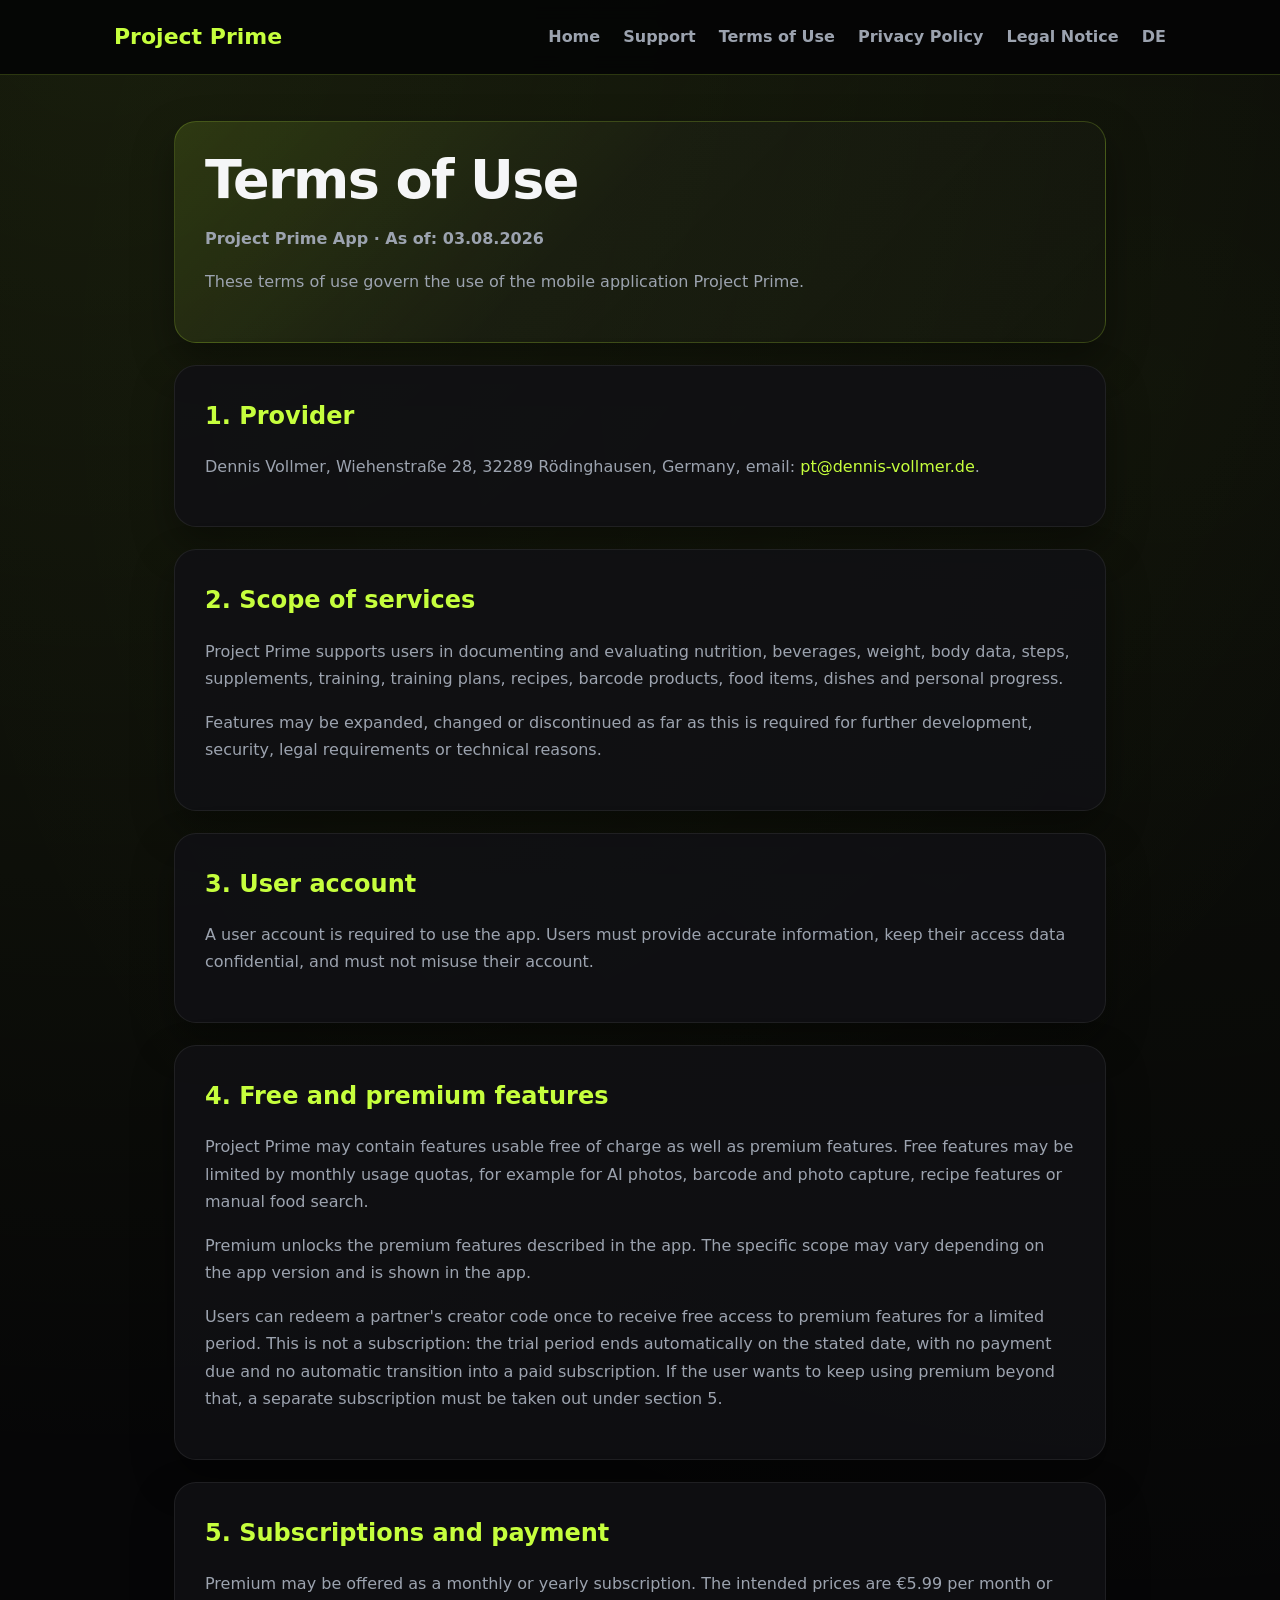
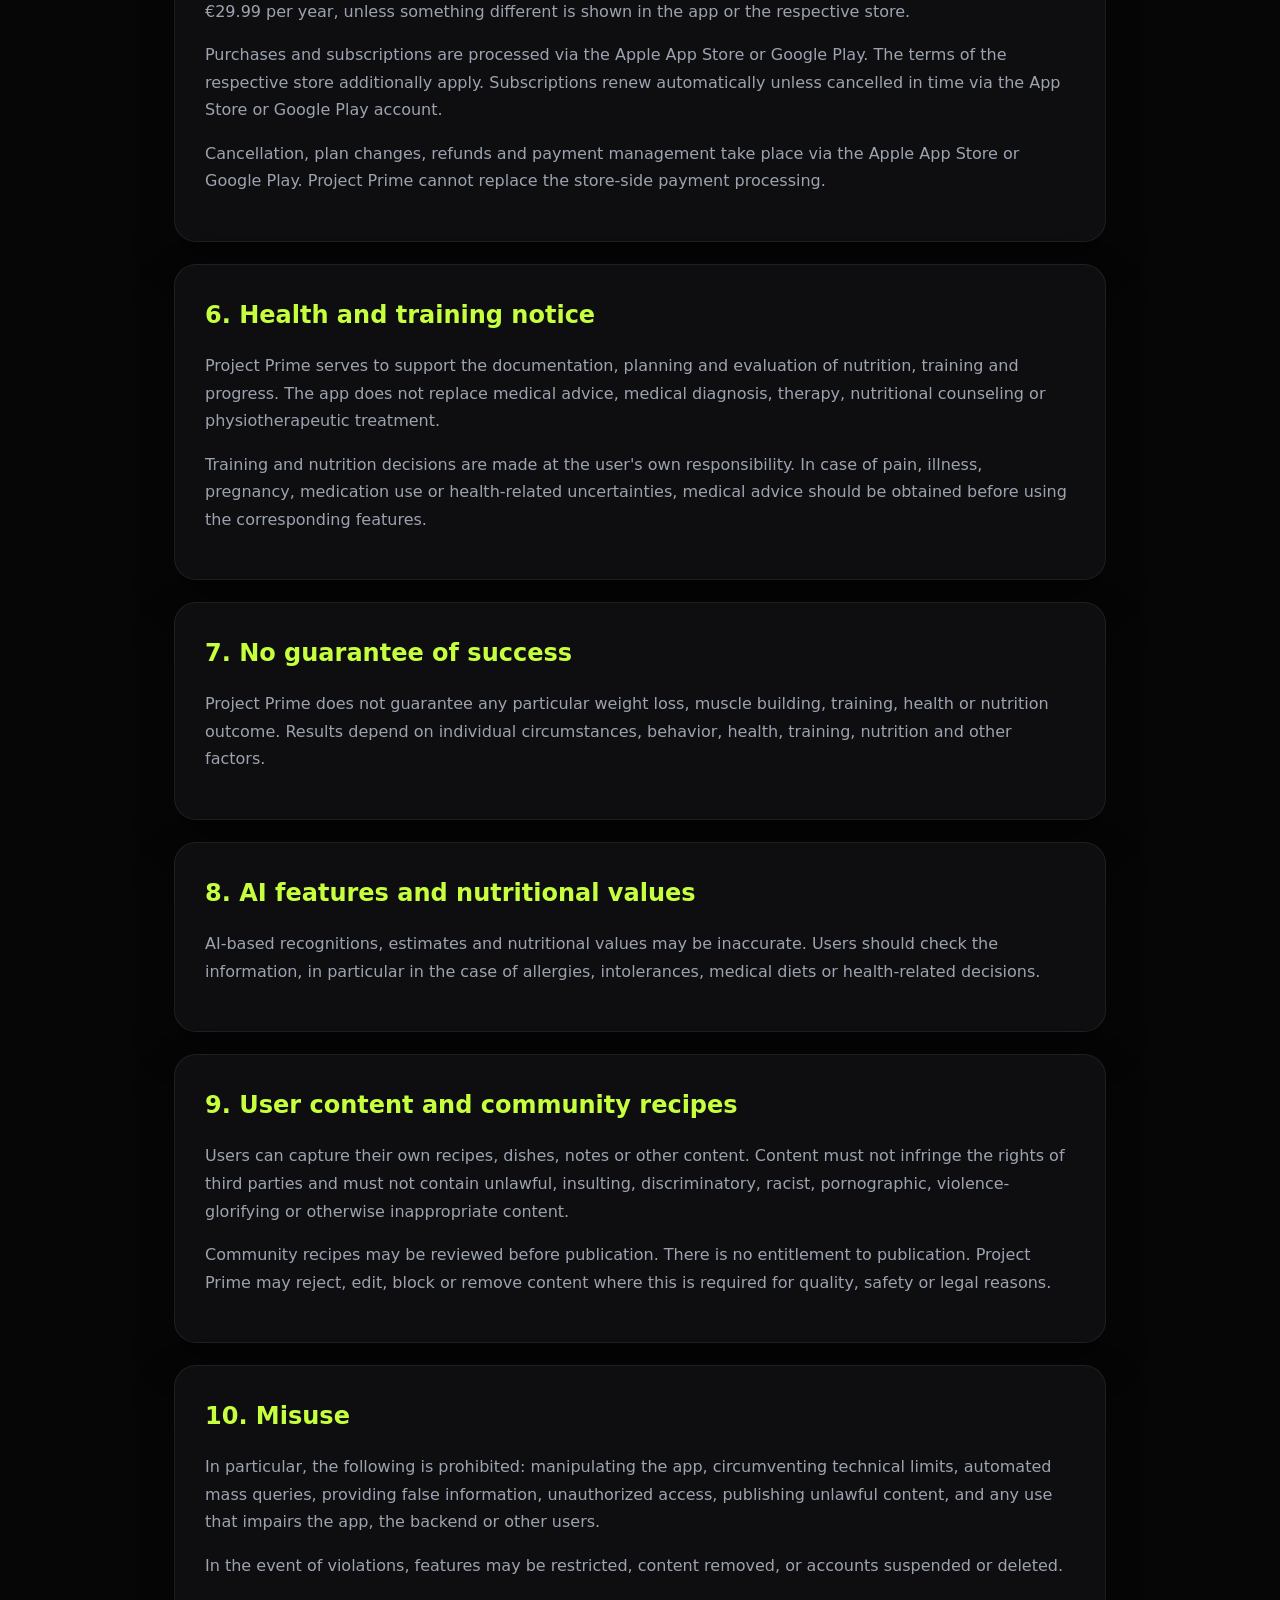
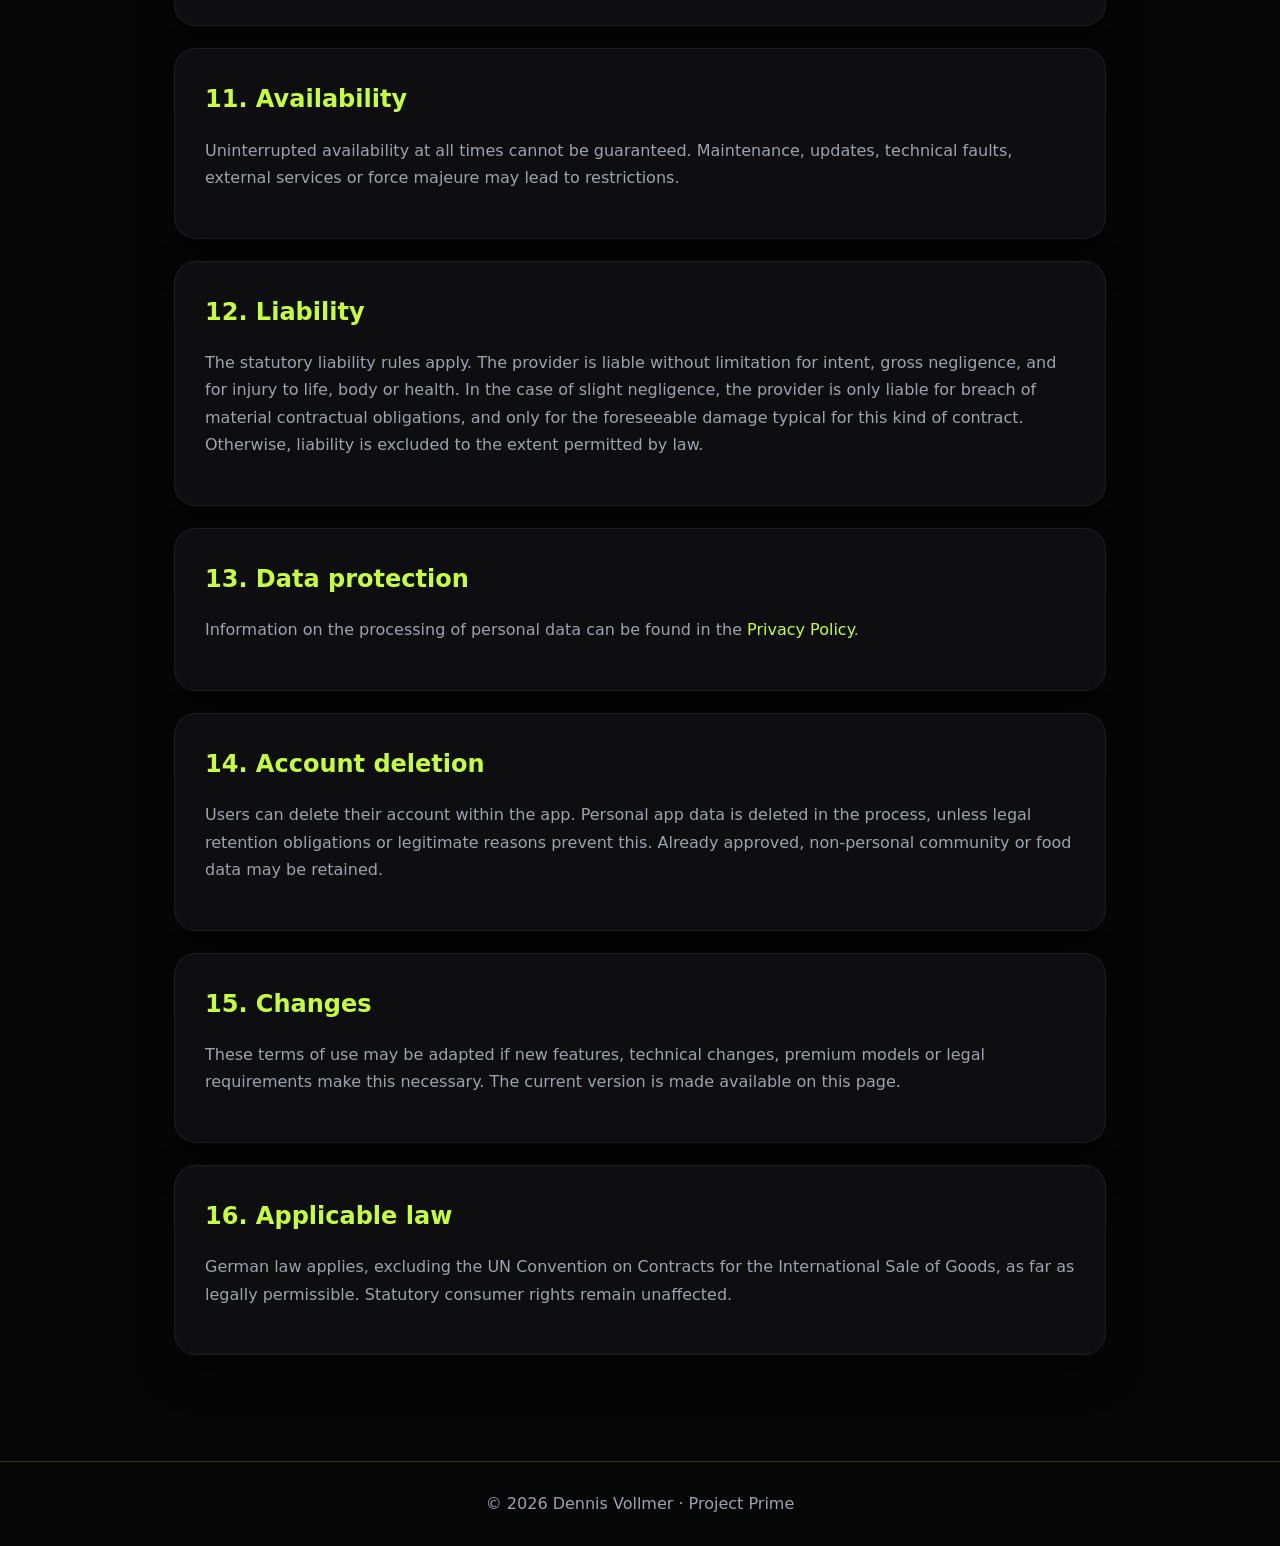
<file: en/terms.html>
<!DOCTYPE html>
<html lang="en">
<head>
  <meta charset="UTF-8">
  <script>
  (function () {
    try {
      var MAP = {
        "index.html": "index.html",
        "datenschutz.html": "privacy.html",
        "nutzungsbedingungen.html": "terms.html",
        "impressum.html": "imprint.html",
        "konto-loeschen.html": "delete-account.html",
        "support.html": "support.html"
      };
      var REV = {};
      for (var k in MAP) { REV[MAP[k]] = k; }
      var path = location.pathname;
      var inEn = path.indexOf("/en/") !== -1;
      var file = path.split("/").pop() || "index.html";
      var chosen = null;
      try { chosen = localStorage.getItem("pp_lang"); } catch (e) {}
      var wantEn = chosen ? chosen === "en" : (navigator.language || "de").toLowerCase().indexOf("de") !== 0;
      if (wantEn && !inEn) {
        location.replace("en/" + (MAP[file] || "index.html") + location.search + location.hash);
      } else if (!wantEn && inEn) {
        location.replace("../" + (REV[file] || "index.html") + location.search + location.hash);
      }
    } catch (e) {}
  })();
  </script>
  <meta name="viewport" content="width=device-width, initial-scale=1.0">
  <title>Terms of Use | Project Prime</title>
  <link rel="alternate" hreflang="de" href="https://REPLACE-WITH-YOUR-DOMAIN/nutzungsbedingungen.html">
  <link rel="alternate" hreflang="en" href="https://REPLACE-WITH-YOUR-DOMAIN/en/terms.html">
  <link rel="alternate" hreflang="x-default" href="https://REPLACE-WITH-YOUR-DOMAIN/nutzungsbedingungen.html">
  <style>
    :root{--bg:#060607;--card:#101114;--text:#f5f6f7;--muted:#9ca3af;--accent:#c6ff3d;--accent-ink:#0a0a0b;--border:rgba(198,255,61,.2)}
    *{box-sizing:border-box}
    body{margin:0;font-family:Inter,ui-sans-serif,system-ui,-apple-system,BlinkMacSystemFont,"Segoe UI",sans-serif;background:radial-gradient(circle at 8% 0%,rgba(198,255,61,.09),transparent 30%),radial-gradient(circle at 90% 8%,rgba(198,255,61,.04),transparent 28%),var(--bg);color:var(--text);line-height:1.72}
    header{border-bottom:1px solid var(--border);background:rgba(5,5,6,.92);position:sticky;top:0;backdrop-filter:blur(10px);z-index:2}
    .nav{max-width:1100px;margin:0 auto;padding:18px 24px;display:flex;justify-content:space-between;gap:16px;align-items:center}
    .brand{font-size:22px;font-weight:900;color:var(--accent)}
    nav a{color:var(--muted);margin-left:18px;text-decoration:none;font-weight:700}
    nav a:hover{color:var(--accent)}
    main{max-width:980px;margin:0 auto;padding:46px 24px 84px}
    .hero,.card{background:rgba(16,17,20,.88);border:1px solid rgba(255,255,255,.07);border-radius:22px;padding:30px;margin-bottom:22px;box-shadow:0 18px 40px rgba(0,0,0,.35)}
    .hero{background:linear-gradient(135deg,rgba(198,255,61,.13),rgba(255,255,255,.025) 45%,rgba(255,255,255,.01));border-color:var(--border)}
    h1{margin:0 0 12px;font-size:clamp(34px,5vw,54px);line-height:1.05;letter-spacing:-.03em}
    h2{color:var(--accent);margin:0 0 10px}
    p,li{color:var(--muted);font-size:16px}
    a{color:var(--accent);text-decoration:none}
    a:hover{text-decoration:underline}
    ul{padding-left:24px}
    .meta{color:var(--muted);font-weight:700}
    footer{border-top:1px solid var(--border);color:var(--muted);padding:28px 24px;text-align:center}
    @media(max-width:760px){.nav{display:block}nav{margin-top:12px}nav a{display:inline-block;margin:0 12px 8px 0}.hero,.card{padding:22px}}
  </style>
</head>
<body>
<header>
  <div class="nav">
    <div class="brand">Project Prime</div>
    <nav>
      <a href="index.html">Home</a>
      <a href="support.html">Support</a>
      <a href="terms.html">Terms of Use</a>
      <a href="privacy.html">Privacy Policy</a>
      <a href="imprint.html">Legal Notice</a>
      <a href="../nutzungsbedingungen.html" onclick="try{localStorage.setItem('pp_lang','de')}catch(e){}">DE</a>
    </nav>
  </div>
</header>

<main>
  <section class="hero">
    <h1>Terms of Use</h1>
    <p class="meta">Project Prime App · As of: 03.08.2026</p>
    <p>These terms of use govern the use of the mobile application Project Prime.</p>
  </section>

  <section class="card">
    <h2>1. Provider</h2>
    <p>Dennis Vollmer, Wiehenstraße 28, 32289 Rödinghausen, Germany, email: <a href="mailto:pt@dennis-vollmer.de">pt@dennis-vollmer.de</a>.</p>
  </section>

  <section class="card">
    <h2>2. Scope of services</h2>
    <p>Project Prime supports users in documenting and evaluating nutrition, beverages, weight, body data, steps, supplements, training, training plans, recipes, barcode products, food items, dishes and personal progress.</p>
    <p>Features may be expanded, changed or discontinued as far as this is required for further development, security, legal requirements or technical reasons.</p>
  </section>

  <section class="card">
    <h2>3. User account</h2>
    <p>A user account is required to use the app. Users must provide accurate information, keep their access data confidential, and must not misuse their account.</p>
  </section>

  <section class="card">
    <h2>4. Free and premium features</h2>
    <p>Project Prime may contain features usable free of charge as well as premium features. Free features may be limited by monthly usage quotas, for example for AI photos, barcode and photo capture, recipe features or manual food search.</p>
    <p>Premium unlocks the premium features described in the app. The specific scope may vary depending on the app version and is shown in the app.</p>
    <p>Users can redeem a partner's creator code once to receive free access to premium features for a limited period. This is not a subscription: the trial period ends automatically on the stated date, with no payment due and no automatic transition into a paid subscription. If the user wants to keep using premium beyond that, a separate subscription must be taken out under section 5.</p>
  </section>

  <section class="card">
    <h2>5. Subscriptions and payment</h2>
    <p>Premium may be offered as a monthly or yearly subscription. The intended prices are €5.99 per month or €29.99 per year, unless something different is shown in the app or the respective store.</p>
    <p>Purchases and subscriptions are processed via the Apple App Store or Google Play. The terms of the respective store additionally apply. Subscriptions renew automatically unless cancelled in time via the App Store or Google Play account.</p>
    <p>Cancellation, plan changes, refunds and payment management take place via the Apple App Store or Google Play. Project Prime cannot replace the store-side payment processing.</p>
  </section>

  <section class="card">
    <h2>6. Health and training notice</h2>
    <p>Project Prime serves to support the documentation, planning and evaluation of nutrition, training and progress. The app does not replace medical advice, medical diagnosis, therapy, nutritional counseling or physiotherapeutic treatment.</p>
    <p>Training and nutrition decisions are made at the user's own responsibility. In case of pain, illness, pregnancy, medication use or health-related uncertainties, medical advice should be obtained before using the corresponding features.</p>
  </section>

  <section class="card">
    <h2>7. No guarantee of success</h2>
    <p>Project Prime does not guarantee any particular weight loss, muscle building, training, health or nutrition outcome. Results depend on individual circumstances, behavior, health, training, nutrition and other factors.</p>
  </section>

  <section class="card">
    <h2>8. AI features and nutritional values</h2>
    <p>AI-based recognitions, estimates and nutritional values may be inaccurate. Users should check the information, in particular in the case of allergies, intolerances, medical diets or health-related decisions.</p>
  </section>

  <section class="card">
    <h2>9. User content and community recipes</h2>
    <p>Users can capture their own recipes, dishes, notes or other content. Content must not infringe the rights of third parties and must not contain unlawful, insulting, discriminatory, racist, pornographic, violence-glorifying or otherwise inappropriate content.</p>
    <p>Community recipes may be reviewed before publication. There is no entitlement to publication. Project Prime may reject, edit, block or remove content where this is required for quality, safety or legal reasons.</p>
  </section>

  <section class="card">
    <h2>10. Misuse</h2>
    <p>In particular, the following is prohibited: manipulating the app, circumventing technical limits, automated mass queries, providing false information, unauthorized access, publishing unlawful content, and any use that impairs the app, the backend or other users.</p>
    <p>In the event of violations, features may be restricted, content removed, or accounts suspended or deleted.</p>
  </section>

  <section class="card">
    <h2>11. Availability</h2>
    <p>Uninterrupted availability at all times cannot be guaranteed. Maintenance, updates, technical faults, external services or force majeure may lead to restrictions.</p>
  </section>

  <section class="card">
    <h2>12. Liability</h2>
    <p>The statutory liability rules apply. The provider is liable without limitation for intent, gross negligence, and for injury to life, body or health. In the case of slight negligence, the provider is only liable for breach of material contractual obligations, and only for the foreseeable damage typical for this kind of contract. Otherwise, liability is excluded to the extent permitted by law.</p>
  </section>

  <section class="card">
    <h2>13. Data protection</h2>
    <p>Information on the processing of personal data can be found in the <a href="privacy.html">Privacy Policy</a>.</p>
  </section>

  <section class="card">
    <h2>14. Account deletion</h2>
    <p>Users can delete their account within the app. Personal app data is deleted in the process, unless legal retention obligations or legitimate reasons prevent this. Already approved, non-personal community or food data may be retained.</p>
  </section>

  <section class="card">
    <h2>15. Changes</h2>
    <p>These terms of use may be adapted if new features, technical changes, premium models or legal requirements make this necessary. The current version is made available on this page.</p>
  </section>

  <section class="card">
    <h2>16. Applicable law</h2>
    <p>German law applies, excluding the UN Convention on Contracts for the International Sale of Goods, as far as legally permissible. Statutory consumer rights remain unaffected.</p>
  </section>
</main>

<footer>
  © 2026 Dennis Vollmer · Project Prime
</footer>
</body>
</html>
</file>
<file: styles.css>
:root {
  --bg: #060607;
  --bg-soft: #0a0a0b;
  --card: #101114;
  --card-2: #16171b;
  --text: #f5f6f7;
  --muted: #9ca3af;
  --soft: #c9cdd3;
  --accent: #c6ff3d;
  --accent-2: #9fe500;
  --accent-ink: #0a0a0b;
  --blue: #3e7bfa;
  --cyan: #3ecfeb;
  --orange: #ff8a3d;
  --border: rgba(255, 255, 255, 0.09);
  --border-strong: rgba(198, 255, 61, 0.4);
  --shadow: 0 28px 90px rgba(0, 0, 0, 0.5);
  --radius: 26px;
  color-scheme: dark;
}

* {
  box-sizing: border-box;
}

html {
  scroll-behavior: smooth;
}

body {
  margin: 0;
  font-family: Inter, ui-sans-serif, system-ui, -apple-system, BlinkMacSystemFont, "Segoe UI", sans-serif;
  background:
    radial-gradient(circle at 12% 2%, rgba(198, 255, 61, 0.09), transparent 24rem),
    radial-gradient(circle at 82% 10%, rgba(198, 255, 61, 0.04), transparent 28rem),
    linear-gradient(180deg, #050506 0%, #08090a 44%, #020203 100%);
  color: var(--text);
}

body::before {
  content: "";
  position: fixed;
  inset: 0;
  pointer-events: none;
  background-image:
    linear-gradient(rgba(255, 255, 255, 0.03) 1px, transparent 1px),
    linear-gradient(90deg, rgba(255, 255, 255, 0.025) 1px, transparent 1px);
  background-size: 52px 52px;
  mask-image: linear-gradient(to bottom, rgba(0, 0, 0, 0.65), transparent 72%);
  opacity: 0.22;
}

a {
  color: inherit;
  text-decoration: none;
}

img {
  display: block;
  max-width: 100%;
}

.site-header {
  position: sticky;
  top: 0;
  z-index: 20;
  display: flex;
  align-items: center;
  justify-content: space-between;
  gap: 24px;
  width: min(1180px, calc(100% - 40px));
  margin: 16px auto 0;
  padding: 10px 12px 10px 16px;
  border: 1px solid rgba(255, 255, 255, 0.06);
  border-radius: 999px;
  background: rgba(6, 6, 7, 0.78);
  box-shadow: 0 16px 50px rgba(0, 0, 0, 0.3);
  backdrop-filter: blur(18px);
}

.brand {
  display: inline-flex;
  align-items: center;
  gap: 10px;
  font-weight: 950;
  letter-spacing: 0.01em;
}

.brand__mark {
  width: 40px;
  height: 40px;
  object-fit: contain;
}

.site-nav {
  display: flex;
  align-items: center;
  gap: 6px;
  color: var(--muted);
  font-size: 14px;
  font-weight: 800;
}

.site-nav a {
  padding: 10px 12px;
  border-radius: 999px;
  transition: color 0.16s ease, background 0.16s ease;
}

.site-nav a:hover {
  color: var(--accent);
  background: rgba(198, 255, 61, 0.08);
}

.section {
  width: min(1180px, calc(100% - 40px));
  margin: 0 auto;
}

.hero {
  display: grid;
  grid-template-columns: minmax(0, 1.02fr) minmax(350px, 0.78fr);
  align-items: center;
  gap: 56px;
  min-height: calc(100vh - 92px);
  padding: 68px 0 80px;
}

.eyebrow {
  margin: 0 0 14px;
  color: var(--accent);
  font-size: 13px;
  font-weight: 950;
  letter-spacing: 0.11em;
  text-transform: uppercase;
}

.accent-text {
  background: linear-gradient(100deg, var(--accent) 15%, var(--cyan) 60%, var(--accent) 100%);
  background-size: 220% auto;
  -webkit-background-clip: text;
  background-clip: text;
  color: transparent;
  animation: shine 7s linear infinite;
}

@keyframes shine {
  to {
    background-position: -220% center;
  }
}

@keyframes floatY {
  0%, 100% {
    transform: translateY(0);
  }
  50% {
    transform: translateY(-14px);
  }
}

@keyframes glowPulse {
  0%, 100% {
    opacity: 0.65;
    transform: scale(1);
  }
  50% {
    opacity: 1;
    transform: scale(1.08);
  }
}

@keyframes fadeUp {
  from {
    opacity: 0;
    transform: translateY(18px);
  }
  to {
    opacity: 1;
    transform: translateY(0);
  }
}

.reveal {
  animation: fadeUp 0.7s cubic-bezier(0.16, 1, 0.3, 1) both;
}

@media (prefers-reduced-motion: reduce) {
  .phone,
  .phone-glow,
  .accent-text,
  .reveal {
    animation: none !important;
  }
}

h1,
h2,
h3,
p {
  margin-top: 0;
}

h1 {
  max-width: 820px;
  margin-bottom: 24px;
  font-size: clamp(44px, 7.2vw, 92px);
  line-height: 0.96;
  letter-spacing: -0.065em;
}

h2 {
  margin-bottom: 18px;
  font-size: clamp(34px, 4.8vw, 62px);
  line-height: 1;
  letter-spacing: -0.055em;
}

h3 {
  margin-bottom: 12px;
  font-size: 24px;
  line-height: 1.08;
  letter-spacing: -0.03em;
}

p,
li {
  color: var(--muted);
  font-size: 17px;
  line-height: 1.75;
}

.hero__text {
  max-width: 680px;
  color: var(--soft);
  font-size: clamp(18px, 2vw, 22px);
}

.hero__actions {
  display: flex;
  flex-wrap: wrap;
  gap: 14px;
  margin-top: 30px;
}

.button {
  display: inline-flex;
  align-items: center;
  justify-content: center;
  min-height: 52px;
  padding: 0 24px;
  border: 1px solid rgba(255, 255, 255, 0.1);
  border-radius: 999px;
  font-weight: 950;
  transition: transform 0.18s ease, border-color 0.18s ease, background 0.18s ease, box-shadow 0.18s ease;
}

.button:hover {
  transform: translateY(-2px);
}

.button--primary {
  position: relative;
  border-color: transparent;
  background: linear-gradient(135deg, var(--accent), var(--accent-2));
  color: var(--accent-ink);
  box-shadow: 0 14px 42px rgba(198, 255, 61, 0.22);
  overflow: hidden;
}

.button--primary::after {
  content: "";
  position: absolute;
  top: 0;
  bottom: 0;
  left: -60%;
  width: 40%;
  background: linear-gradient(115deg, transparent, rgba(255, 255, 255, 0.55), transparent);
  transform: skewX(-18deg);
  transition: left 0.6s ease;
}

.button--primary:hover::after {
  left: 130%;
}

.button--primary:hover {
  box-shadow: 0 18px 52px rgba(198, 255, 61, 0.32);
}

.button--ghost {
  background: rgba(255, 255, 255, 0.035);
  color: var(--text);
}

.button--ghost:hover {
  border-color: rgba(255, 255, 255, 0.22);
  background: rgba(255, 255, 255, 0.06);
}

.trust-row {
  display: flex;
  flex-wrap: wrap;
  gap: 10px;
  margin-top: 34px;
}

.trust-row span {
  padding: 9px 13px;
  border: 1px solid rgba(255, 255, 255, 0.08);
  border-radius: 999px;
  background: rgba(255, 255, 255, 0.035);
  color: var(--soft);
  font-size: 13px;
  font-weight: 850;
}

.phone-stage {
  position: relative;
  display: grid;
  place-items: center;
}

.phone-glow {
  position: absolute;
  width: 540px;
  height: 540px;
  border-radius: 50%;
  background: radial-gradient(circle, rgba(198, 255, 61, 0.16), transparent 68%);
  filter: blur(12px);
  animation: glowPulse 5s ease-in-out infinite;
}

.phone {
  position: relative;
  width: min(390px, 100%);
  min-height: 730px;
  padding: 18px;
  border: 1px solid rgba(255, 255, 255, 0.14);
  border-radius: 44px;
  background: linear-gradient(180deg, #0c0d0f, #030304);
  box-shadow: var(--shadow);
  overflow: hidden;
  animation: floatY 6s ease-in-out infinite;
}

.phone::after {
  content: "";
  position: absolute;
  inset: 0;
  border-radius: inherit;
  pointer-events: none;
  background: linear-gradient(110deg, rgba(255, 255, 255, 0.09), transparent 19%, transparent 82%, rgba(198, 255, 61, 0.06));
}

.phone__status {
  width: 92px;
  height: 23px;
  margin: 0 auto 18px;
  border-radius: 999px;
  background: #000;
}

.app-screen {
  display: flex;
  flex-direction: column;
  gap: 14px;
}

.app-topbar {
  position: relative;
  display: grid;
  grid-template-columns: 44px 1fr auto auto;
  align-items: center;
  gap: 10px;
}

.app-avatar {
  width: 44px;
  height: 44px;
  padding: 6px;
  border: 2px solid rgba(198, 255, 61, 0.4);
  border-radius: 50%;
  background: rgba(198, 255, 61, 0.08);
  object-fit: contain;
}

.app-greeting strong {
  display: block;
  font-size: 15px;
  letter-spacing: -0.02em;
}

.premium-pill {
  display: inline-block;
  margin-top: 4px;
  padding: 3px 9px;
  border-radius: 999px;
  background: rgba(198, 255, 61, 0.16);
  color: var(--accent);
  font-size: 10px;
  font-weight: 950;
  text-transform: uppercase;
  letter-spacing: 0.04em;
}

.icon-dot {
  display: inline-grid;
  place-items: center;
  width: 30px;
  height: 30px;
  border: 1px solid rgba(255, 255, 255, 0.14);
  border-radius: 50%;
  background: rgba(255, 255, 255, 0.04);
  color: var(--muted);
  font-size: 12px;
  font-weight: 950;
}

.icon-dot--accent {
  border-color: rgba(198, 255, 61, 0.5);
  background: rgba(198, 255, 61, 0.12);
}

.app-streak {
  margin: -2px 0 0;
  color: var(--soft);
  font-size: 12px;
  font-weight: 850;
}

.activity-card {
  padding: 20px;
}

.rings-wrap {
  display: grid;
  grid-template-columns: 150px 1fr;
  gap: 16px;
  align-items: center;
}

.rings {
  position: relative;
  width: 150px;
  height: 150px;
}

.ring {
  position: absolute;
  border-radius: 50%;
  -webkit-mask: radial-gradient(farthest-side, transparent calc(100% - 11px), #000 calc(100% - 10px));
  mask: radial-gradient(farthest-side, transparent calc(100% - 11px), #000 calc(100% - 10px));
}

.ring--lime {
  inset: 0;
  background: conic-gradient(var(--accent) 0 91%, rgba(255, 255, 255, 0.08) 0);
  filter: drop-shadow(0 0 6px rgba(198, 255, 61, 0.45));
}

.ring--blue {
  inset: 20px;
  background: conic-gradient(var(--blue) 0 79%, rgba(255, 255, 255, 0.08) 0);
}

.ring--cyan {
  inset: 40px;
  background: conic-gradient(var(--cyan) 0 80%, rgba(255, 255, 255, 0.08) 0);
}

.ring-center {
  position: absolute;
  inset: 40px;
  display: grid;
  place-items: center;
  text-align: center;
}

.ring-center strong {
  display: block;
  font-size: 20px;
  letter-spacing: -0.03em;
}

.ring-center span {
  display: block;
  margin-top: 2px;
  color: var(--muted);
  font-size: 10px;
  font-weight: 850;
  text-transform: uppercase;
}

.rings-legend {
  display: grid;
  gap: 10px;
}

.rings-legend div {
  display: grid;
  grid-template-columns: 12px 1fr;
  gap: 8px;
  align-items: baseline;
  color: var(--muted);
  font-size: 11px;
  font-weight: 800;
}

.rings-legend b {
  grid-column: 2;
  display: block;
  margin-top: 2px;
  color: var(--text);
  font-size: 13px;
}

.dot {
  display: inline-block;
  width: 9px;
  height: 9px;
  margin-top: 3px;
  border-radius: 50%;
}

.dot--lime {
  background: var(--accent);
  box-shadow: 0 0 8px rgba(198, 255, 61, 0.6);
}

.dot--blue {
  background: var(--blue);
}

.dot--cyan {
  background: var(--cyan);
}

.mini-stat-row {
  display: grid;
  grid-template-columns: repeat(3, 1fr);
  gap: 8px;
  margin-top: 18px;
  padding-top: 16px;
  border-top: 1px solid rgba(255, 255, 255, 0.08);
  text-align: center;
}

.mini-stat-row strong {
  display: block;
  font-size: 15px;
}

.mini-stat-row span {
  display: block;
  margin-top: 3px;
  color: var(--muted);
  font-size: 9px;
  font-weight: 850;
  text-transform: uppercase;
}

.training-mini-card {
  padding: 16px 20px;
}

.training-mini-card .card-title {
  margin-bottom: 12px;
}

.training-mini-sub {
  margin-left: auto;
  color: var(--muted);
  font-size: 12px;
  font-weight: 800;
}

.training-mini-stats {
  display: grid;
  grid-template-columns: repeat(4, 1fr);
  gap: 6px;
  text-align: center;
}

.training-mini-stats b {
  display: block;
  font-size: 15px;
}

.training-mini-stats span {
  display: block;
  margin-top: 3px;
  color: var(--muted);
  font-size: 9px;
  font-weight: 850;
  text-transform: uppercase;
}

.week-row {
  display: grid;
  grid-template-columns: repeat(7, 1fr);
  gap: 6px;
}

.week-day {
  display: grid;
  place-items: center;
  height: 34px;
  border: 1px solid rgba(255, 255, 255, 0.1);
  border-radius: 12px;
  background: rgba(255, 255, 255, 0.03);
  color: var(--muted);
  font-size: 10px;
  font-weight: 850;
}

.week-day.is-done {
  border-color: rgba(198, 255, 61, 0.35);
  background: rgba(198, 255, 61, 0.12);
  color: var(--accent);
}

.week-day.is-today {
  border-color: var(--accent);
  background: var(--accent);
  color: var(--accent-ink);
  box-shadow: 0 0 14px rgba(198, 255, 61, 0.45);
}

.phone-nav {
  display: grid;
  grid-template-columns: repeat(6, 1fr);
  gap: 4px;
  margin-top: auto;
  padding-top: 14px;
  border-top: 1px solid rgba(255, 255, 255, 0.08);
}

.phone-nav__item {
  display: grid;
  justify-items: center;
  gap: 4px;
  color: var(--muted);
  font-size: 8px;
  font-weight: 850;
}

.phone-nav__icon {
  display: grid;
  place-items: center;
  width: 26px;
  height: 26px;
  font-size: 12px;
}

.phone-nav__item.is-active {
  color: var(--accent);
}

.phone-nav__item.is-active .phone-nav__icon {
  border-radius: 50%;
  background: rgba(198, 255, 61, 0.14);
}

.app-card,
.feature-card,
.visual-card,
.recipe-grid article,
.training-card,
.supplement-band,
.premium,
.faq details,
.intro-strip,
.nutrition-panel {
  border: 1px solid rgba(198, 255, 61, 0.14);
  background:
    linear-gradient(115deg, rgba(198, 255, 61, 0.07), transparent 32%),
    rgba(16, 17, 20, 0.86);
  box-shadow: inset 0 1px 0 rgba(255, 255, 255, 0.035), 0 20px 55px rgba(0, 0, 0, 0.3);
}

.app-card {
  position: relative;
  z-index: 1;
  border-radius: 24px;
  padding: 18px;
}

.app-card--hero {
  display: grid;
  grid-template-columns: 62px 1fr 76px;
  gap: 14px;
  align-items: center;
}

.avatar {
  width: 60px;
  height: 60px;
  border: 2px solid rgba(198, 255, 61, 0.4);
  border-radius: 50%;
  background:
    radial-gradient(circle at 50% 36%, var(--accent) 0 10px, transparent 11px),
    radial-gradient(ellipse at 50% 70%, var(--accent) 0 21px, transparent 22px),
    rgba(198, 255, 61, 0.06);
}

.mini-title {
  display: block;
  color: var(--accent);
  font-size: 11px;
  font-weight: 950;
  text-transform: uppercase;
}

.app-card--hero strong {
  display: block;
  margin-top: 3px;
  font-size: 22px;
}

.app-card--hero p {
  margin-bottom: 0;
  font-size: 12px;
  line-height: 1.25;
}

.phone-logo {
  width: 76px;
  height: 76px;
  object-fit: contain;
}

.weight-card {
  margin-top: 16px;
}

.card-title {
  display: flex;
  align-items: center;
  gap: 12px;
  margin-bottom: 22px;
}

.icon-pill,
.feature-icon {
  display: inline-grid;
  place-items: center;
  width: 42px;
  height: 42px;
  border-radius: 15px;
  background: rgba(198, 255, 61, 0.12);
  color: var(--accent);
  font-weight: 950;
}

.stats-row {
  display: grid;
  grid-template-columns: repeat(3, 1fr);
  gap: 10px;
  text-align: center;
}

.stats-row span {
  display: block;
  color: var(--muted);
  font-size: 10px;
  font-weight: 900;
  text-transform: uppercase;
}

.stats-row strong {
  display: block;
  margin-top: 5px;
  font-size: 20px;
}

.stats-row div:nth-child(2) strong {
  color: var(--accent);
}

.stats-row div:nth-child(3) strong {
  color: var(--blue);
}

.chart {
  position: relative;
  height: 160px;
  margin: 22px 0;
  border-bottom: 1px solid rgba(255, 255, 255, 0.08);
  background: linear-gradient(to bottom, transparent 31%, rgba(255, 255, 255, 0.05) 32%, transparent 33%, transparent 65%, rgba(255, 255, 255, 0.045) 66%, transparent 67%);
  overflow: hidden;
}

.chart-line {
  position: absolute;
  left: 6%;
  right: 6%;
  top: 43%;
  height: 3px;
  border-radius: 999px;
  background: var(--accent);
  transform: rotate(10deg);
  transform-origin: left center;
  box-shadow: 0 0 18px rgba(198, 255, 61, 0.4);
}

.chart-fill {
  position: absolute;
  left: 6%;
  right: 6%;
  bottom: 0;
  height: 72px;
  background: linear-gradient(to bottom, rgba(198, 255, 61, 0.28), rgba(198, 255, 61, 0.06));
  clip-path: polygon(0 20%, 48% 45%, 100% 72%, 100% 100%, 0 100%);
}

.mock-button {
  width: 100%;
  min-height: 46px;
  border: 1px solid rgba(255, 255, 255, 0.16);
  border-radius: 999px;
  background: rgba(255, 255, 255, 0.035);
  color: var(--text);
  font: inherit;
  font-weight: 900;
}

.quick-grid {
  position: relative;
  z-index: 1;
  display: grid;
  grid-template-columns: 1fr 1fr;
  gap: 12px;
  margin-top: 14px;
}

.mini-card {
  min-height: 152px;
  padding: 18px;
  border: 1px solid rgba(62, 207, 235, 0.24);
  border-radius: 22px;
  background: rgba(13, 15, 17, 0.88);
}

.mini-card--orange {
  border-color: rgba(255, 138, 61, 0.26);
}

.mini-card strong,
.mini-card b,
.mini-card small {
  display: block;
}

.mini-card strong {
  margin-top: 22px;
}

.mini-card b {
  margin-top: 8px;
  font-size: 29px;
}

.mini-card small {
  color: var(--muted);
  font-weight: 800;
}

.drop {
  color: var(--cyan);
}

.mini-card--orange .drop {
  color: var(--orange);
}

.intro-strip {
  display: grid;
  grid-template-columns: repeat(3, 1fr);
  gap: 18px;
  margin-bottom: 108px;
  padding: 22px;
  border-radius: var(--radius);
}

.intro-strip > div {
  display: grid;
  grid-template-columns: auto 1fr;
  gap: 14px;
  align-items: center;
}

.intro-strip p {
  margin: 0;
  font-size: 14px;
  line-height: 1.5;
}

.metric {
  color: var(--accent);
  font-size: 42px;
  font-weight: 950;
  letter-spacing: -0.06em;
}

.section-heading {
  max-width: 760px;
  margin-bottom: 34px;
}

.feature-grid {
  display: grid;
  grid-template-columns: 1.16fr 0.84fr;
  gap: 18px;
  margin-bottom: 108px;
}

.feature-grid .section-heading {
  grid-column: 1 / -1;
}

.feature-card {
  min-height: 260px;
  padding: 28px;
  border-radius: var(--radius);
  transition: transform 0.2s ease, border-color 0.2s ease;
}

.feature-card:hover {
  transform: translateY(-3px);
  border-color: rgba(198, 255, 61, 0.28);
}

.feature-card--large {
  grid-row: span 2;
  min-height: 360px;
}

.feature-card p {
  margin-bottom: 0;
}

.split {
  display: grid;
  grid-template-columns: minmax(0, 1fr) minmax(340px, 0.86fr);
  gap: 46px;
  align-items: center;
  margin-bottom: 108px;
}

.split--reverse {
  grid-template-columns: minmax(340px, 0.86fr) minmax(0, 1fr);
}

.check-list {
  display: grid;
  gap: 10px;
  padding: 0;
  margin: 26px 0 0;
  list-style: none;
}

.check-list li {
  position: relative;
  padding-left: 30px;
}

.check-list li::before {
  content: "✓";
  position: absolute;
  left: 0;
  top: 0;
  color: var(--accent);
  font-weight: 950;
}

.visual-card,
.training-visual {
  padding: 18px;
  border-radius: 34px;
}

.nutrition-panel {
  padding: 24px;
  border-radius: 28px;
}

.panel-head {
  display: flex;
  align-items: center;
  justify-content: space-between;
  margin-bottom: 22px;
}

.panel-head span {
  display: block;
  color: var(--muted);
  font-weight: 850;
}

.panel-head strong {
  display: block;
  margin-top: 4px;
  font-size: 28px;
}

.panel-head b {
  padding: 20px 24px;
  border-radius: 22px;
  background: linear-gradient(135deg, var(--accent), var(--accent-2));
  color: var(--accent-ink);
}

.meal-row {
  display: grid;
  grid-template-columns: 54px 1fr auto;
  gap: 14px;
  align-items: center;
  padding: 16px;
  border-radius: 20px;
  background: rgba(255, 255, 255, 0.04);
}

.meal-row + .meal-row {
  margin-top: 12px;
}

.meal-row small,
.meal-row em {
  color: var(--muted);
  font-style: normal;
  font-weight: 850;
}

.meal-row strong,
.meal-row small {
  display: block;
}

.meal-icon {
  width: 48px;
  height: 48px;
  border-radius: 16px;
  background: rgba(198, 255, 61, 0.14);
}

.meal-icon--sun {
  background: rgba(255, 138, 61, 0.18);
}

.meal-icon--moon {
  background: rgba(62, 123, 250, 0.2);
}

.recipe-section {
  margin-bottom: 108px;
}

.recipe-grid {
  display: grid;
  grid-template-columns: repeat(3, 1fr);
  gap: 18px;
}

.recipe-grid article {
  padding: 26px;
  border-radius: var(--radius);
  transition: transform 0.2s ease, border-color 0.2s ease;
}

.recipe-grid article:hover {
  transform: translateY(-3px);
  border-color: rgba(198, 255, 61, 0.28);
}

.recipe-grid span {
  display: inline-block;
  margin-bottom: 28px;
  color: var(--accent);
  font-size: 13px;
  font-weight: 950;
}

.training-card {
  padding: 28px;
  border-radius: var(--radius);
}

.training-card h3 {
  font-size: 42px;
}

.set-row {
  display: flex;
  justify-content: space-between;
  gap: 18px;
  padding: 14px 0;
  border-top: 1px solid rgba(255, 255, 255, 0.08);
  color: var(--muted);
}

.set-row strong {
  color: var(--text);
}

.supplement-band {
  display: grid;
  grid-template-columns: 1fr auto;
  gap: 32px;
  align-items: center;
  margin-bottom: 108px;
  padding: 34px;
  border-radius: var(--radius);
}

.supplement-list {
  display: flex;
  flex-wrap: wrap;
  gap: 10px;
}

.supplement-list span {
  padding: 12px 14px;
  border-radius: 16px;
  background: rgba(198, 255, 61, 0.1);
  color: var(--accent);
  font-weight: 950;
}

.premium {
  display: grid;
  grid-template-columns: minmax(0, 0.82fr) minmax(340px, 1fr);
  gap: 34px;
  align-items: center;
  margin-bottom: 108px;
  padding: 34px;
  border-radius: var(--radius);
}

.premium__copy p {
  margin-bottom: 0;
}

.pricing {
  display: grid;
  gap: 14px;
}

.price-card {
  position: relative;
  padding: 26px;
  border: 2px solid rgba(255, 255, 255, 0.14);
  border-radius: 24px;
  background: rgba(255, 255, 255, 0.03);
  transition: transform 0.2s ease;
}

.price-card--highlight {
  border-color: var(--accent);
  background: rgba(198, 255, 61, 0.13);
}

.price-card--highlight:hover {
  transform: translateY(-2px);
}

.price-card h3 {
  font-size: 36px;
}

.price-card p {
  margin-bottom: 0;
}

.price-card strong {
  color: var(--text);
  font-size: 32px;
}

.price-card s {
  color: rgba(255, 255, 255, 0.5);
  font-size: 24px;
  font-weight: 850;
}

.badge {
  position: absolute;
  right: 22px;
  top: -18px;
  padding: 9px 14px;
  border-radius: 999px;
  background: var(--accent);
  color: var(--accent-ink);
  font-weight: 950;
}

.faq {
  margin-bottom: 72px;
}

.faq details {
  padding: 22px 24px;
  border-radius: 20px;
}

.faq details + details {
  margin-top: 12px;
}

.faq summary {
  cursor: pointer;
  font-weight: 950;
  font-size: 18px;
}

.faq p {
  margin: 12px 0 0;
}

.site-footer {
  display: flex;
  justify-content: space-between;
  gap: 24px;
  width: min(1180px, calc(100% - 40px));
  margin: 0 auto;
  padding: 36px 0 48px;
  border-top: 1px solid rgba(255, 255, 255, 0.08);
}

.site-footer p {
  margin: 8px 0 0;
  font-size: 14px;
}

.site-footer nav {
  display: flex;
  flex-wrap: wrap;
  justify-content: flex-end;
  gap: 14px;
  color: var(--muted);
  font-weight: 800;
}

.site-footer a:hover {
  color: var(--accent);
}

@media (max-width: 980px) {
  .site-header {
    align-items: flex-start;
    border-radius: 28px;
  }

  .site-nav {
    flex-wrap: wrap;
    justify-content: flex-end;
  }

  .hero,
  .split,
  .split--reverse,
  .premium {
    grid-template-columns: 1fr;
  }

  .hero {
    min-height: 0;
    padding-top: 56px;
  }

  .phone {
    width: min(390px, 100%);
  }

  .feature-grid,
  .recipe-grid,
  .intro-strip,
  .supplement-band {
    grid-template-columns: 1fr;
  }
}

@media (max-width: 680px) {
  .site-header,
  .section,
  .site-footer {
    width: min(100% - 28px, 1180px);
  }

  .site-header {
    position: static;
    display: block;
    padding: 12px;
  }

  .site-nav {
    justify-content: flex-start;
    margin-top: 10px;
  }

  .site-nav a {
    padding: 8px 9px;
    font-size: 13px;
  }

  .hero {
    padding: 44px 0 70px;
  }

  h1 {
    font-size: 46px;
  }

  h2 {
    font-size: 38px;
  }

  p,
  li {
    font-size: 16px;
  }

  .phone {
    min-height: 650px;
    border-radius: 34px;
  }

  .app-card--hero {
    grid-template-columns: 54px 1fr 58px;
  }

  .avatar {
    width: 52px;
    height: 52px;
  }

  .phone-logo {
    width: 58px;
    height: 58px;
  }

  .stats-row strong {
    font-size: 17px;
  }

  .rings-wrap {
    grid-template-columns: 130px 1fr;
  }

  .rings {
    width: 130px;
    height: 130px;
  }

  .ring--blue {
    inset: 17px;
  }

  .ring--cyan {
    inset: 34px;
  }

  .ring-center {
    inset: 34px;
  }

  .phone-nav__item {
    font-size: 7px;
  }

  .quick-grid {
    grid-template-columns: 1fr;
  }

  .panel-head,
  .set-row,
  .site-footer {
    display: block;
  }

  .panel-head b {
    display: inline-block;
    margin-top: 12px;
  }

  .meal-row {
    grid-template-columns: 48px 1fr;
  }

  .meal-row em {
    grid-column: 2;
  }

  .badge {
    position: static;
    display: inline-block;
    margin-bottom: 16px;
  }

  .price-card h3 {
    font-size: 30px;
  }

  .site-footer nav {
    justify-content: flex-start;
    margin-top: 18px;
  }
}
</file>
